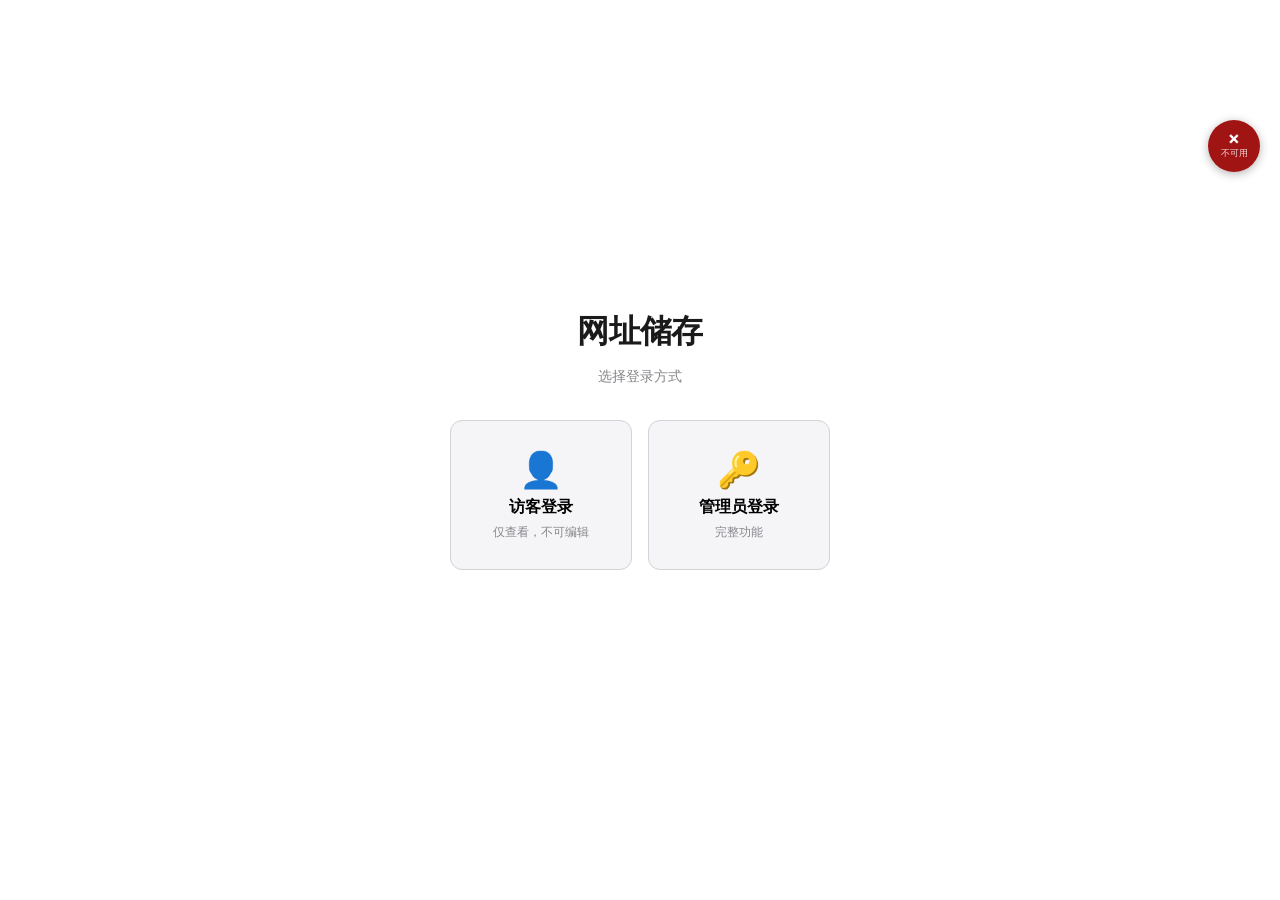
<file: index.html>
<!DOCTYPE html>
<html lang="zh-CN" data-theme="auto">
<head>
<meta charset="UTF-8">
<meta name="viewport" content="width=device-width, initial-scale=1.0, maximum-scale=1.0, user-scalable=no">
<title>网址储存</title>
<style>
/* ========== 原有样式保持不变 ========== */
:root{--bg:#fff;--bg2:#f5f5f7;--fg:#1a1a1a;--fg2:#86868b;--border:#d2d2d7;--accent:#0071e3;--accent-bg:rgba(0,113,227,.08);--danger:#ff3b30;--card:#f5f5f7;--sidebar-bg:rgba(245,245,247,.98);--topbar-bg:rgba(255,255,255,.92);--radius:12px;--maxw:720px;--sidebar-w:280px;--ease:cubic-bezier(.2,.8,.2,1)}
@media(prefers-color-scheme:dark){:root[data-theme=auto]{--bg:#000;--bg2:#1c1c1e;--fg:#f5f5f7;--fg2:#86868b;--border:#38383a;--accent:#0a84ff;--accent-bg:rgba(10,132,255,.15);--danger:#ff453a;--card:#1c1c1e;--sidebar-bg:rgba(28,28,30,.98);--topbar-bg:rgba(0,0,0,.92)}}
:root[data-theme=dark]{--bg:#000;--bg2:#1c1c1e;--fg:#f5f5f7;--fg2:#86868b;--border:#38383a;--accent:#0a84ff;--accent-bg:rgba(10,132,255,.15);--danger:#ff453a;--card:#1c1c1e;--sidebar-bg:rgba(28,28,30,.98);--topbar-bg:rgba(0,0,0,.92)}
*{margin:0;padding:0;box-sizing:border-box;-webkit-tap-highlight-color:transparent;touch-action:manipulation}
body{font-family:-apple-system,BlinkMacSystemFont,"Segoe UI",Roboto,sans-serif;background:var(--bg);color:var(--fg);line-height:1.6;font-size:1rem;-webkit-font-smoothing:antialiased;overflow-x:hidden}
.auth-page{position:fixed;inset:0;display:flex;align-items:center;justify-content:center;background:var(--bg);z-index:600;padding:20px}
.auth-page.hidden{display:none}
.auth-container{max-width:380px;width:100%;text-align:center}
.auth-title{font-size:2rem;font-weight:700;margin-bottom:8px;letter-spacing:-.02em}
.auth-subtitle{font-size:.9rem;color:var(--fg2);margin-bottom:32px}
.auth-options{display:flex;gap:16px;margin-bottom:24px}
.auth-card{flex:1;display:flex;flex-direction:column;align-items:center;gap:6px;padding:28px 16px;border:1px solid var(--border);border-radius:var(--radius);background:var(--card);cursor:pointer;transition:all .2s var(--ease);font-family:inherit}
.auth-card:hover{border-color:var(--accent);transform:translateY(-2px);box-shadow:0 4px 12px rgba(0,0,0,.08)}
.auth-card.selected{border-color:var(--accent);background:var(--accent-bg)}
.auth-card-icon{font-size:2.2rem}
.auth-card-label{font-size:1rem;font-weight:600}
.auth-card-desc{font-size:.75rem;color:var(--fg2)}
.auth-form{display:flex;flex-direction:column;gap:12px}
.auth-form input{width:100%;padding:14px 16px;border:1px solid var(--border);border-radius:12px;background:var(--bg2);color:var(--fg);font-size:1rem;font-family:inherit}
.auth-form input:focus{outline:none;border-color:var(--accent)}
.auth-form button{width:100%;padding:14px;border:none;border-radius:12px;background:var(--accent);color:#fff;font-size:1rem;font-weight:600;cursor:pointer;font-family:inherit;transition:opacity .2s}
.auth-form button:disabled{opacity:.5}
.auth-error{font-size:.85rem;color:var(--danger);min-height:20px}
.auth-skip{margin-top:16px;background:transparent;border:none;color:var(--fg2);font-size:.85rem;cursor:pointer;font-family:inherit}
.auth-skip:hover{color:var(--accent)}
@keyframes shake{0%,100%{transform:translateX(0)}10%,30%,50%,70%,90%{transform:translateX(-8px)}20%,40%,60%,80%{transform:translateX(8px)}}
.shake{animation:shake .4s ease}
.topbar{position:fixed;top:0;left:0;right:0;height:56px;display:flex;align-items:center;gap:12px;padding:0 16px;background:var(--topbar-bg);backdrop-filter:blur(20px);-webkit-backdrop-filter:blur(20px);border-bottom:1px solid var(--border);z-index:400}
.hamburger{width:40px;height:40px;display:flex;flex-direction:column;justify-content:center;align-items:center;gap:5px;background:transparent;border:none;cursor:pointer;border-radius:8px;flex-shrink:0;transition:background .15s var(--ease)}
.hamburger:hover{background:var(--accent-bg)}
.hamburger span{display:block;width:20px;height:2px;background:var(--fg);border-radius:2px;transition:transform .2s var(--ease),opacity .15s ease}
body.sidebar-open .hamburger span:nth-child(1){transform:translateY(7px) rotate(45deg)}
body.sidebar-open .hamburger span:nth-child(2){opacity:0}
body.sidebar-open .hamburger span:nth-child(3){transform:translateY(-7px) rotate(-45deg)}
.topbar-title{font-size:1.2rem;font-weight:600;letter-spacing:-.01em}
.topbar-badge{font-size:.65rem;padding:2px 8px;border-radius:10px;background:var(--accent-bg);color:var(--accent);font-weight:600}
.sidebar-overlay{position:fixed;inset:0;background:rgba(0,0,0,.2);opacity:0;pointer-events:none;transition:opacity .2s ease;z-index:250}
body.sidebar-open .sidebar-overlay{opacity:1;pointer-events:auto}
.sidebar{position:fixed;top:0;left:0;width:var(--sidebar-w);height:100%;background:var(--sidebar-bg);border-right:1px solid var(--border);transform:translate3d(-100%,0,0);transition:transform .2s var(--ease);will-change:transform;z-index:300;overflow-y:auto;overscroll-behavior:contain;contain:layout style;padding-top:56px}
body.sidebar-open .sidebar{transform:translate3d(0,0,0);backdrop-filter:blur(20px);-webkit-backdrop-filter:blur(20px);box-shadow:2px 0 20px rgba(0,0,0,.08)}
.sidebar-nav{padding:8px 0}
.nav-label{padding:16px 16px 8px;font-size:.7rem;font-weight:600;color:var(--fg2);text-transform:uppercase;letter-spacing:.06em}
.nav-section{margin-bottom:2px}
.nav-toggle{display:flex;align-items:center;gap:10px;width:100%;padding:11px 16px;font-size:.95rem;font-weight:600;color:var(--fg);cursor:pointer;transition:background .12s ease;user-select:none;background:transparent;border:none;font-family:inherit;text-align:left}
.nav-toggle:hover,.nav-toggle:active{background:var(--accent-bg)}
.nav-toggle .nav-icon{font-size:1.1rem;width:20px;text-align:center}
.nav-toggle .nav-chevron{margin-left:auto;font-size:.7rem;color:var(--fg2);transition:transform .2s var(--ease)}
.nav-toggle.expanded .nav-chevron{transform:rotate(90deg)}
.nav-children{max-height:0;overflow:hidden;transition:max-height .2s var(--ease)}
.nav-item{display:flex;align-items:center;gap:10px;width:100%;padding:10px 16px 10px 40px;font-size:.92rem;color:var(--fg);cursor:pointer;transition:background .12s ease;user-select:none;background:transparent;border:none;font-family:inherit;text-align:left}
.nav-item:hover,.nav-item:active{background:var(--accent-bg)}
.nav-item .nav-icon{font-size:1rem;width:18px;text-align:center}
.nav-item .nav-chevron{margin-left:auto;font-size:.65rem;color:var(--fg2);transition:transform .2s var(--ease)}
.nav-item.expanded .nav-chevron{transform:rotate(90deg)}
.nav-sub-children{max-height:0;overflow:hidden;transition:max-height .2s var(--ease)}
.nav-leaf{display:flex;align-items:center;gap:10px;width:100%;padding:9px 16px 9px 64px;font-size:.88rem;color:var(--fg2);cursor:pointer;transition:background .12s ease,color .12s ease;user-select:none;background:transparent;border:none;font-family:inherit;text-align:left;border-left:2px solid transparent}
.nav-leaf:hover,.nav-leaf:active{color:var(--fg);background:var(--accent-bg)}
.nav-leaf.active{color:var(--accent);font-weight:600;border-left-color:var(--accent);background:var(--accent-bg)}
.nav-leaf .nav-icon{font-size:.85rem;width:16px;text-align:center}
.nav-leaf.nav-leaf-l2{padding-left:40px;font-size:.92rem;color:var(--fg)}
.nav-leaf[href] { text-decoration: none; color: inherit; }
.main-content{max-width:var(--maxw);margin:0 auto;padding:72px 16px 40px}
.main-content.wide{max-width:1200px}
.panel{display:none}.panel.active{display:block}
.page-header{display:flex;align-items:center;justify-content:space-between;margin-bottom:20px}
.page-header h1{font-size:1.8rem;font-weight:700;letter-spacing:-.02em}
.search-bar{width:100%;padding:14px 16px;border:1px solid var(--border);border-radius:12px;background:var(--bg2);color:var(--fg);font-size:1rem;margin-bottom:16px;transition:border-color .2s;font-family:inherit}
.search-bar:focus{outline:none;border-color:var(--accent)}
.cat-tabs{display:flex;gap:8px;overflow-x:auto;-webkit-overflow-scrolling:touch;padding-bottom:8px;margin-bottom:16px;scrollbar-width:none}.cat-tabs::-webkit-scrollbar{display:none}
.cat-tab{white-space:nowrap;padding:8px 16px;border:none;border-radius:20px;background:var(--bg2);color:var(--fg2);font-size:.9rem;font-weight:500;cursor:pointer;transition:all .2s;font-family:inherit}
.cat-tab.active{background:var(--accent);color:#fff}
.cat-tab-add{background:transparent;border:1px dashed var(--border)}
.section-header{font-size:.85rem;font-weight:600;color:var(--fg2);text-transform:uppercase;letter-spacing:.05em;margin:24px 0 12px}
.link-list{list-style:none}
.link-card{background:var(--card);border-radius:var(--radius);padding:18px;margin-bottom:10px}
.link-row{display:flex;align-items:flex-start;gap:14px}
.link-favicon{width:36px;height:36px;border-radius:8px;flex-shrink:0;background:var(--bg);display:flex;align-items:center;justify-content:center;font-size:.95rem;font-weight:600;color:var(--fg2);overflow:hidden;position:relative}
.link-favicon img{position:absolute;inset:0;width:100%;height:100%;object-fit:cover}
.link-favicon.noimg{background:var(--bg2)}
.link-info{flex:1;min-width:0}
.link-title{font-size:1.05rem;font-weight:600;word-break:break-word;margin-bottom:2px}
.link-meta{font-size:.82rem;color:var(--fg2);display:flex;align-items:center;gap:6px;flex-wrap:wrap}
.link-meta a{color:var(--fg2);text-decoration:none}.link-meta a:hover{color:var(--accent)}
.link-meta .dot{color:var(--border)}
.link-actions{display:flex;gap:4px;flex-shrink:0}
.link-actions button{border:none;background:transparent;color:var(--fg2);font-size:.85rem;padding:6px 10px;border-radius:8px;cursor:pointer;transition:all .15s;font-family:inherit}
.link-actions button:hover{color:var(--accent);background:var(--accent-bg)}
.link-actions button.danger:hover{color:var(--danger);background:rgba(255,59,48,.1)}
.edit-panel{margin-top:14px;padding-top:14px;border-top:1px solid var(--border);display:none}.edit-panel.active{display:block}
.edit-panel input,.edit-panel select,.edit-panel textarea{width:100%;padding:12px 14px;border:1px solid var(--border);border-radius:10px;background:var(--bg);color:var(--fg);font-size:.95rem;margin-bottom:8px;font-family:inherit}
.edit-panel textarea{resize:vertical;min-height:60px}
.edit-actions{display:flex;gap:8px;margin-top:4px}
.btn-save{flex:1;padding:12px;border:none;border-radius:10px;background:var(--accent);color:#fff;font-size:.95rem;font-weight:600;cursor:pointer;font-family:inherit}
.btn-cancel{padding:12px 20px;border:1px solid var(--border);border-radius:10px;background:transparent;color:var(--fg2);font-size:.95rem;cursor:pointer;font-family:inherit}
.add-form{display:flex;gap:8px;margin-bottom:20px}
.add-form input{flex:1;padding:14px 16px;border:1px solid var(--border);border-radius:12px;background:var(--bg2);color:var(--fg);font-size:1rem;font-family:inherit}
.add-form input:focus{outline:none;border-color:var(--accent)}
.add-form select{padding:14px 12px;border:1px solid var(--border);border-radius:12px;background:var(--bg2);color:var(--fg);font-size:.9rem;font-family:inherit;max-width:100px}
.add-form button{padding:14px 24px;border:none;border-radius:12px;background:var(--accent);color:#fff;font-size:1rem;font-weight:600;cursor:pointer;white-space:nowrap;font-family:inherit}
.add-form button:disabled{opacity:.5}
.empty-state{text-align:center;color:var(--fg2);font-size:.95rem;padding:60px 20px}
.status-msg{text-align:center;font-size:.9rem;color:var(--fg2);padding:12px 0}
.error-msg{color:var(--danger);font-size:.9rem;padding:12px 16px;background:rgba(255,59,48,.08);border-radius:var(--radius);margin-bottom:16px}
.toast{position:fixed;bottom:24px;left:50%;transform:translateX(-50%) translateY(120px);background:var(--fg);color:var(--bg);padding:14px 20px;border-radius:12px;font-size:.9rem;display:flex;align-items:center;gap:16px;z-index:500;transition:transform .2s var(--ease);max-width:90%;box-shadow:0 4px 12px rgba(0,0,0,.15)}
.toast.show{transform:translateX(-50%) translateY(0)}
.toast button{border:none;background:transparent;color:var(--accent);font-weight:600;cursor:pointer;font-size:.9rem;font-family:inherit}
.settings-group{background:var(--card);border-radius:var(--radius);overflow:hidden;margin-bottom:16px}
.setting-item{padding:16px;border-bottom:1px solid var(--border);display:flex;align-items:center;justify-content:space-between;gap:12px}.setting-item:last-child{border-bottom:none}
.setting-label{font-size:1rem;font-weight:500}
.setting-desc{font-size:.82rem;color:var(--fg2);margin-top:2px}
.setting-input{flex:1;max-width:200px;padding:10px 14px;border:1px solid var(--border);border-radius:10px;background:var(--bg);color:var(--fg);font-size:.95rem;font-family:inherit}
.theme-buttons{display:flex;gap:8px}
.theme-btn{padding:8px 16px;border:1px solid var(--border);border-radius:10px;background:var(--bg);color:var(--fg2);font-size:.85rem;cursor:pointer;font-family:inherit;transition:all .2s}
.theme-btn.active{background:var(--accent);color:#fff;border-color:var(--accent)}
.action-btn{width:100%;padding:14px;border:1px solid var(--border);border-radius:12px;background:var(--card);color:var(--fg);font-size:.95rem;font-weight:500;cursor:pointer;font-family:inherit;margin-bottom:8px;transition:all .2s}
.action-btn:hover{border-color:var(--accent);color:var(--accent)}
.cat-item{background:var(--card);border-radius:var(--radius);padding:16px;margin-bottom:8px;display:flex;align-items:center;justify-content:space-between;gap:12px}
.cat-item-info{flex:1}
.cat-item-name{font-size:1.05rem;font-weight:600}
.cat-item-count{font-size:.82rem;color:var(--fg2)}
.cat-item-actions{display:flex;gap:4px}
.cat-item-actions button{border:none;background:transparent;color:var(--fg2);font-size:.85rem;padding:6px 10px;border-radius:8px;cursor:pointer;font-family:inherit}
.cat-item-actions button:hover{color:var(--accent);background:var(--accent-bg)}
.cat-item-actions button.danger:hover{color:var(--danger);background:rgba(255,59,48,.1)}
/* ====== 折叠组 ======
   折叠态 = 一个和普通网址行完全同尺寸的行（只是图标是堆叠的）
   展开态 = 标题行让位给组内网址列表，顶部留一条极小的标识条用于收回 */
.folder-card{margin-bottom:10px}
.folder-head{width:100%;text-align:left;font-family:inherit;background:var(--card);border:none;
  border-radius:var(--radius);padding:18px;margin:0;cursor:pointer;-webkit-user-select:none;user-select:none;
  color:var(--fg);font-size:1rem;transition:background .15s var(--ease)}
.folder-head:hover{background:var(--accent-bg)}
.folder-head:focus-visible{outline:2px solid var(--accent);outline-offset:-2px}
/* 图标堆叠：图标位固定 36×36（与普通 favicon 同框，不压字、不撑宽行）。
   第一个网址的图标在最左且位于最上层（完整可见），其后的层依次压在它下面、只露出右侧条带，
   因此呈现「从左到右」的堆叠；层数越多，条带越薄 => 越密集。超过 3 个用右下角数字角标 */
.folder-stack{position:relative;width:36px;height:36px;flex-shrink:0;cursor:pointer;
  -webkit-user-select:none;user-select:none;-webkit-tap-highlight-color:transparent}
.folder-stack i{position:absolute;top:0;left:0;width:36px;height:36px;border-radius:8px;background:var(--bg);
  display:flex;align-items:center;justify-content:center;font-size:.95rem;font-weight:600;color:var(--fg2);
  overflow:hidden;outline:2px solid var(--card);outline-offset:-1px;
  transform:translateX(var(--sx,0px));transition:transform .18s var(--ease)}
.folder-stack i img{position:absolute;inset:0;width:100%;height:100%;object-fit:cover}
/* 单枚：与普通图标完全一致（无描边、无错位） */
.folder-stack[data-n="0"] i,.folder-stack[data-n="1"] i{--sx:0px;outline:none}
/* 第 1 层 z 最高（在最左、完整可见）；之后逐层降低并右移。右移量使右侧条带恰好落在 36px 内 */
.folder-stack[data-n="2"] i:nth-child(1){--sx:-9px;z-index:3}.folder-stack[data-n="2"] i:nth-child(2){--sx:0px;z-index:2}
.folder-stack[data-n="3"] i:nth-child(1){--sx:-12px;z-index:4}.folder-stack[data-n="3"] i:nth-child(2){--sx:-6px;z-index:3}.folder-stack[data-n="3"] i:nth-child(3){--sx:0px;z-index:2}
.folder-stack[data-n="4"] i:nth-child(1),.folder-stack[data-n="5"] i:nth-child(1),.folder-stack[data-n="6"] i:nth-child(1){--sx:-9px;z-index:5}
.folder-stack[data-n="4"] i:nth-child(2),.folder-stack[data-n="5"] i:nth-child(2),.folder-stack[data-n="6"] i:nth-child(2){--sx:-4.5px;z-index:4}
.folder-stack[data-n="4"] i:nth-child(3),.folder-stack[data-n="5"] i:nth-child(3),.folder-stack[data-n="6"] i:nth-child(3){--sx:0px;z-index:3}
.folder-stack[data-n="4"] i:nth-child(n+4),.folder-stack[data-n="5"] i:nth-child(n+4),.folder-stack[data-n="6"] i:nth-child(n+4){display:none}
.folder-stack .more{position:absolute;right:-5px;bottom:-5px;z-index:9;min-width:16px;height:16px;padding:0 3px;
  border-radius:8px;background:var(--accent);color:#fff;font-size:10px;font-weight:700;line-height:16px;text-align:center;
  box-shadow:0 0 0 2px var(--card)}
@media(hover:hover){.folder-head:hover .folder-stack i{transform:translateX(calc(var(--sx,0px) + 1.5px))}}
.folder-chev{flex-shrink:0;font-size:.68rem;color:var(--fg2);transition:transform .2s var(--ease);align-self:center}
.folder-card.open .folder-chev{transform:rotate(90deg)}
/* 展开后的极小标识条：组名 + 数量，点它收回 */
.fold-bar{display:flex;align-items:center;gap:8px;width:100%;font-family:inherit;font-size:.78rem;color:var(--fg2);
  background:var(--card);border:none;border-radius:10px;padding:12px 14px;margin-bottom:8px;
  cursor:pointer;text-align:left;line-height:1.2;min-height:44px;box-sizing:border-box;
  -webkit-user-select:none;user-select:none;-webkit-tap-highlight-color:transparent;
  transition:background .15s var(--ease)}
.fold-bar:hover,.fold-bar:focus-visible{background:var(--accent-bg);color:var(--accent);outline:none}
.fold-bar:active{transform:scale(.995)}
.fold-bar .fb-icon{flex-shrink:0;width:28px;height:28px;border-radius:8px;background:var(--accent);
  display:flex;align-items:center;justify-content:center;transition:transform .15s var(--ease)}
.fold-bar:hover .fb-icon{transform:scale(1.06)}
.fold-bar .fb-icon i{width:10px;height:2px;border-radius:1px;background:#fff;display:block}
.fold-bar .fb-count{margin-left:auto;flex-shrink:0;font-size:.72rem;opacity:.75}
.fold-bar .fb-tag{flex-shrink:0;font-weight:600;letter-spacing:.04em}
.fold-bar .fb-name{overflow:hidden;text-overflow:ellipsis;white-space:nowrap;font-weight:600;color:var(--fg)}
.fold-bar .fb-chev{flex-shrink:0;margin-left:6px;font-size:.62rem}
.folder-empty{color:var(--fg2);font-size:.85rem;padding:8px 4px}
.link-actions button.link-act-fold{font-size:.8rem;padding:6px 8px}
.link-actions button.link-act-fold.in-fold{color:var(--accent)}
.add-form.add-form-wrap{flex-wrap:wrap}
.add-form.add-form-wrap select{max-width:92px}
@media(max-width:480px){.add-form.add-form-wrap input{flex:1 1 100%}}
.fp-overlay{position:fixed;inset:0;z-index:900;display:flex;align-items:flex-end;justify-content:center}
.fp-mask{position:absolute;inset:0;background:rgba(0,0,0,.35)}
.fp-panel{position:relative;width:100%;max-width:420px;margin:0 12px 12px;background:var(--bg);border:1px solid var(--border);border-radius:16px;padding:16px;box-shadow:0 10px 40px rgba(0,0,0,.25);max-height:70vh;overflow:auto}
.fp-title{font-size:.8rem;font-weight:600;color:var(--fg2);text-transform:uppercase;letter-spacing:.05em;margin-bottom:4px}
.fp-sub{font-size:.95rem;font-weight:600;margin-bottom:14px;word-break:break-all}
.fp-chips{display:flex;flex-wrap:wrap;gap:8px}
.fp-chip{padding:9px 14px;border:1px solid var(--border);border-radius:20px;background:var(--card);color:var(--fg);font-size:.88rem;cursor:pointer;font-family:inherit;transition:all .15s var(--ease)}
.fp-chip:hover{border-color:var(--accent);color:var(--accent)}
.fp-chip.active{background:var(--accent);border-color:var(--accent);color:#fff}
.fp-chip-new{border-style:dashed}
.fp-chip-out:hover{border-color:var(--danger);color:var(--danger)}
.fp-cancel{width:100%;margin-top:14px;padding:12px;border:1px solid var(--border);border-radius:12px;background:transparent;color:var(--fg2);font-size:.92rem;cursor:pointer;font-family:inherit}
.fp-cancel:hover{border-color:var(--accent);color:var(--accent)}
.theme-grid{display:grid;grid-template-columns:repeat(auto-fill,minmax(130px,1fr));gap:12px;margin-bottom:20px}
.theme-card{border:2px solid var(--border);border-radius:var(--radius);overflow:hidden;cursor:pointer;transition:all .2s var(--ease);background:var(--card)}
.theme-card:hover{border-color:var(--accent);transform:translateY(-2px);box-shadow:0 4px 12px rgba(0,0,0,.08)}
.theme-card.active{border-color:var(--accent);box-shadow:0 0 0 3px var(--accent-bg)}
.theme-preview{height:56px;display:flex;align-items:center;justify-content:center;gap:6px;padding:8px}
.theme-swatch{border-radius:8px;border:1px solid rgba(128,128,128,.15)}
.theme-swatch-bg{width:36px;height:36px}
.theme-swatch-accent{width:18px;height:18px;border-radius:50%}
.theme-name{padding:8px 10px;font-size:.85rem;font-weight:600;text-align:center}
.theme-del{display:block;width:100%;padding:5px;border:none;border-top:1px solid var(--border);background:transparent;color:var(--danger);font-size:.78rem;cursor:pointer;font-family:inherit}
.theme-del:hover{background:rgba(255,59,48,.08)}
.theme-help{margin-top:16px;padding:14px;background:var(--card);border-radius:var(--radius);font-size:.82rem;color:var(--fg2);line-height:1.7}
.theme-help code{display:block;margin:8px 0;padding:8px 12px;background:var(--bg);border-radius:8px;font-size:.78rem;overflow-x:auto;white-space:pre}
/* 搜索引擎样式 */
.se-panel{display:flex;flex-direction:column;height:calc(100vh - 160px)}
.se-bar{display:flex;gap:8px;margin-bottom:16px}
.se-bar input{flex:1;padding:14px 16px;border:1px solid var(--border);border-radius:12px;background:var(--bg2);color:var(--fg);font-size:1rem;font-family:inherit}
.se-bar input:focus{outline:none;border-color:var(--accent)}
.se-bar button{padding:14px 24px;border:none;border-radius:12px;background:var(--accent);color:#fff;font-size:1rem;font-weight:600;cursor:pointer;white-space:nowrap;font-family:inherit}
.se-bar button:disabled{opacity:.5}
.se-body{display:flex;gap:16px;flex:1;min-height:0}
.se-results{width:300px;flex-shrink:0;overflow-y:auto;padding-right:4px;position:relative}
.se-item{position:relative;padding:12px;padding-right:36px;border-radius:var(--radius);cursor:pointer;transition:background .15s;margin-bottom:8px;background:var(--card)}
.se-item:hover{background:var(--accent-bg)}
.se-item.active{background:var(--accent-bg);outline:2px solid var(--accent)}
.se-item-title{font-size:.92rem;font-weight:600;margin-bottom:4px;word-break:break-word;line-height:1.4}
.se-item-url{font-size:.76rem;color:var(--accent);margin-bottom:4px;word-break:break-all}
.se-item-snip{font-size:.8rem;color:var(--fg2);line-height:1.5;display:-webkit-box;-webkit-line-clamp:2;-webkit-box-orient:vertical;overflow:hidden}
.se-preview{flex:1;display:flex;flex-direction:column;min-width:0}
.se-toolbar{display:flex;gap:8px;margin-bottom:8px;align-items:center}
.se-toolbar button{padding:8px 14px;border:1px solid var(--border);border-radius:8px;background:var(--card);color:var(--fg);font-size:.85rem;cursor:pointer;font-family:inherit;transition:all .2s;white-space:nowrap}
.se-toolbar button:hover{border-color:var(--accent);color:var(--accent)}
.se-toolbar button:disabled{opacity:.4;cursor:default}
.se-url-display{flex:1;padding:8px 14px;border:1px solid var(--border);border-radius:8px;background:var(--card);color:var(--fg2);font-size:.76rem;overflow:hidden;text-overflow:ellipsis;white-space:nowrap}
.se-toolbar input.se-url-display{color:var(--fg);font-size:.82rem;font-family:inherit;min-width:0;outline:none}
.se-toolbar input.se-url-display:focus{border-color:var(--accent)}
/* ===== 沉浸式全屏预览 ===== */
.se-results{transition:width .32s cubic-bezier(.2,.8,.2,1),opacity .26s ease,transform .32s cubic-bezier(.2,.8,.2,1)}
.se-body.se-immersive .se-results{width:0;min-width:0;opacity:0;transform:translateX(-28px);margin:0;padding:0;pointer-events:none;overflow:hidden}
.se-preview.se-fs{position:fixed;top:56px;left:0;right:0;bottom:0;z-index:200;background:var(--bg);border:0;border-radius:0;padding:10px 12px 12px;overflow:hidden;animation:seFsIn .3s cubic-bezier(.2,.8,.2,1);box-shadow:0 -6px 28px rgba(0,0,0,.14)}
.se-preview.se-fs .se-frame-wrap{flex:1;min-height:0}
@keyframes seFsIn{from{opacity:.55;transform:translateY(16px)}to{opacity:1;transform:translateY(0)}}
@media(max-width:768px){.se-preview.se-fs{padding:8px}}
.se-frame-wrap{flex:1;border:1px solid var(--border);border-radius:var(--radius);overflow:hidden;background:#fff;position:relative;min-height:300px}
.se-frame-wrap iframe{width:100%;height:100%;border:none}
.se-empty{display:flex;align-items:center;justify-content:center;height:100%;color:var(--fg2);font-size:.9rem;position:absolute;inset:0}
.se-loading{position:absolute;inset:0;display:flex;align-items:center;justify-content:center;background:var(--bg);color:var(--fg2);font-size:.9rem;z-index:1}
/* ===== 引擎收藏夹 / 最近访问 ===== */
.se-fav-btn{position:absolute;top:8px;right:8px;border:none;background:transparent;color:var(--fg2);font-size:.95rem;cursor:pointer;padding:2px 6px;border-radius:6px;line-height:1;font-family:inherit;z-index:2}
.se-fav-btn:hover{background:var(--accent-bg);color:var(--accent)}
.se-fav-btn.tmp{color:var(--accent)}
.se-fav-btn.perm{color:#e6a700}
.engf-overlay{position:fixed;inset:0;z-index:520}
.engf-mask{position:absolute;inset:0;background:rgba(0,0,0,.25)}
.engf-drawer{position:absolute;top:0;right:0;bottom:0;width:min(430px,92vw);background:var(--bg);border-left:1px solid var(--border);display:flex;flex-direction:column;box-shadow:-8px 0 28px rgba(0,0,0,.14);animation:engfIn .22s cubic-bezier(.2,.8,.2,1)}
@keyframes engfIn{from{transform:translateX(28px);opacity:.6}to{transform:translateX(0);opacity:1}}
.engf-head{display:flex;align-items:center;gap:8px;padding:12px 14px;border-bottom:1px solid var(--border);flex-shrink:0}
.engf-tabs{display:flex;gap:6px;flex:1}
.engf-tab{padding:8px 14px;border:1px solid var(--border);border-radius:20px;background:var(--card);color:var(--fg2);font-size:.85rem;cursor:pointer;font-family:inherit;transition:all .15s}
.engf-tab:hover{border-color:var(--accent);color:var(--accent)}
.engf-tab.active{background:var(--accent);color:#fff;border-color:var(--accent)}
.engf-close{width:34px;height:34px;border:1px solid var(--border);border-radius:10px;background:var(--card);color:var(--fg);cursor:pointer;font-size:.9rem;font-family:inherit;flex-shrink:0}
.engf-close:hover{border-color:var(--accent);color:var(--accent)}
.engf-body{flex:1;overflow-y:auto;padding:12px 14px}
.engf-sec{font-size:.78rem;font-weight:700;color:var(--fg2);margin:14px 0 8px;letter-spacing:.04em}
.engf-sec:first-child{margin-top:2px}
.engf-item{display:flex;align-items:center;gap:10px;padding:10px 12px;background:var(--card);border-radius:10px;margin-bottom:8px;cursor:pointer;transition:background .15s}
.engf-item:hover{background:var(--accent-bg)}
.engf-item-info{flex:1;min-width:0}
.engf-item-title{font-size:.9rem;font-weight:600;white-space:nowrap;overflow:hidden;text-overflow:ellipsis}
.engf-item-url{font-size:.74rem;color:var(--fg2);white-space:nowrap;overflow:hidden;text-overflow:ellipsis}
.engf-item-acts{display:flex;gap:2px;flex-shrink:0;align-items:center}
.engf-item-acts button{border:none;background:transparent;color:var(--fg2);font-size:.75rem;padding:5px 7px;border-radius:6px;cursor:pointer;font-family:inherit;white-space:nowrap}
.engf-item-acts button:hover{color:var(--accent);background:var(--accent-bg)}
.engf-item-acts button.danger:hover{color:var(--danger);background:rgba(255,59,48,.1)}
.engf-perm-mark{color:#e6a700;font-size:.78rem;flex-shrink:0;white-space:nowrap}
.engf-empty{color:var(--fg2);font-size:.85rem;text-align:center;padding:26px 10px}
.engf-clear{width:100%;padding:10px;margin-top:12px;border:1px solid var(--border);border-radius:10px;background:var(--card);color:var(--fg2);font-size:.82rem;cursor:pointer;font-family:inherit}
.engf-clear:hover{border-color:var(--danger);color:var(--danger)}
@media(max-width:768px){.se-body{flex-direction:column}.se-results{width:100%;max-height:200px}.se-preview{flex:1}}
@media(max-width:480px){.main-content{padding:72px 12px 24px}.link-actions{flex-direction:column;gap:2px}.auth-options{flex-direction:column}}
.font-size-control{display:flex;align-items:center;gap:8px}
.font-btn{padding:6px 12px;border:1px solid var(--border);border-radius:8px;background:var(--bg);color:var(--fg);font-size:.9rem;cursor:pointer;font-family:inherit;transition:all .2s}
.font-btn:hover{border-color:var(--accent);color:var(--accent)}
.font-range{width:100px;cursor:pointer;accent-color:var(--accent)}
.font-value{font-size:.85rem;color:var(--fg2);min-width:30px;text-align:center}
/* ========== 密码库 ========== */
.vault-lock{max-width:420px;margin:40px auto;padding:32px 24px;background:var(--card);border-radius:var(--radius);text-align:center}
.vault-lock-icon{font-size:3rem;margin-bottom:12px}
.vault-lock-title{font-size:1.3rem;font-weight:700;margin-bottom:6px;letter-spacing:-.01em}
.vault-lock-desc{font-size:.85rem;color:var(--fg2);margin-bottom:20px;line-height:1.6}
.vault-lock .vault-input{width:100%;padding:14px 16px;border:1px solid var(--border);border-radius:12px;background:var(--bg2);color:var(--fg);font-size:1rem;font-family:inherit;margin-bottom:10px}
.vault-lock .vault-input:focus{outline:none;border-color:var(--accent)}
.vault-lock .vault-btn{width:100%;padding:14px;border:none;border-radius:12px;background:var(--accent);color:#fff;font-size:1rem;font-weight:600;cursor:pointer;font-family:inherit}
.vault-lock .vault-btn:disabled{opacity:.5;cursor:default}
.vault-lock .vault-err{font-size:.85rem;color:var(--danger);min-height:20px;margin-top:8px;text-align:left;word-break:break-word}
.vault-lock .vault-link{background:transparent;border:none;color:var(--fg2);font-size:.82rem;cursor:pointer;font-family:inherit;margin-top:14px}
.vault-lock .vault-link:hover{color:var(--danger)}
.vault-toolbar{display:flex;gap:8px;align-items:center;margin-bottom:14px;flex-wrap:wrap}
.vault-search{flex:1;min-width:160px;padding:12px 16px;border:1px solid var(--border);border-radius:12px;background:var(--bg2);color:var(--fg);font-size:.95rem;font-family:inherit}
.vault-search:focus{outline:none;border-color:var(--accent)}
.vault-add-btn{padding:12px 20px;border:none;border-radius:12px;background:var(--accent);color:#fff;font-size:.95rem;font-weight:600;cursor:pointer;font-family:inherit}
.vault-lock-btn{padding:12px 16px;border:1px solid var(--border);border-radius:12px;background:var(--card);color:var(--fg);font-size:.9rem;cursor:pointer;font-family:inherit;transition:all .2s}
.vault-lock-btn:hover{border-color:var(--accent);color:var(--accent)}
.vault-tabs{display:flex;gap:8px;overflow-x:auto;-webkit-overflow-scrolling:touch;padding-bottom:8px;margin-bottom:12px;scrollbar-width:none}
.vault-tabs::-webkit-scrollbar{display:none}
.vault-entry{background:var(--card);border-radius:var(--radius);padding:14px 16px;margin-bottom:10px}
.vault-entry-row{display:flex;align-items:flex-start;gap:12px}
.vault-entry-icon{width:36px;height:36px;border-radius:8px;flex-shrink:0;background:var(--accent-bg);color:var(--accent);display:flex;align-items:center;justify-content:center;font-size:1rem;font-weight:600}
.vault-entry-info{flex:1;min-width:0}
.vault-entry-title{font-size:1rem;font-weight:600;word-break:break-word;margin-bottom:2px}
.vault-entry-meta{font-size:.8rem;color:var(--fg2);word-break:break-all;line-height:1.5}
.vault-entry-actions{display:flex;gap:2px;flex-shrink:0;flex-wrap:wrap;justify-content:flex-end}
.vault-entry-actions button{border:none;background:transparent;color:var(--fg2);font-size:.78rem;padding:5px 8px;border-radius:6px;cursor:pointer;font-family:inherit;transition:all .15s}
.vault-entry-actions button:hover{color:var(--accent);background:var(--accent-bg)}
.vault-entry-actions button.danger:hover{color:var(--danger);background:rgba(255,59,48,.1)}
.vault-pwd-row{display:flex;align-items:center;gap:8px;margin-top:10px;flex-wrap:wrap}
.vault-pwd{flex:1;min-width:120px;font-family:ui-monospace,SFMono-Regular,Menlo,monospace;font-size:.85rem;padding:8px 12px;border:1px solid var(--border);border-radius:8px;background:var(--bg);color:var(--fg);overflow:hidden;text-overflow:ellipsis;white-space:nowrap;user-select:all}
.vault-pwd.hidden{-webkit-text-security:disc;text-security:disc}
.vault-pwd-row button{border:1px solid var(--border);background:var(--card);color:var(--fg);font-size:.75rem;padding:6px 10px;border-radius:8px;cursor:pointer;font-family:inherit;transition:all .15s;white-space:nowrap}
.vault-pwd-row button:hover{border-color:var(--accent);color:var(--accent)}
.vault-strength{height:4px;border-radius:2px;background:var(--border);overflow:hidden;margin-top:8px}
.vault-strength-bar{height:100%;width:0;transition:width .3s,background .3s;background:var(--border)}
.vault-strength-txt{font-size:.72rem;color:var(--fg2);margin-top:3px}
.vault-form{background:var(--card);border-radius:var(--radius);padding:18px;margin-bottom:14px}
.vault-form h3{font-size:1rem;margin-bottom:12px;font-weight:700;letter-spacing:-.01em}
.vault-form label{display:block;font-size:.78rem;color:var(--fg2);margin-bottom:4px;font-weight:600;text-transform:uppercase;letter-spacing:.04em}
.vault-form input,.vault-form textarea,.vault-form select{width:100%;padding:10px 12px;border:1px solid var(--border);border-radius:10px;background:var(--bg);color:var(--fg);font-size:.92rem;margin-bottom:10px;font-family:inherit}
.vault-form input:focus,.vault-form textarea:focus,.vault-form select:focus{outline:none;border-color:var(--accent)}
.vault-form textarea{resize:vertical;min-height:60px}
.vault-form-actions{display:flex;gap:8px;margin-top:4px}
.vault-gen{background:var(--bg2);border-radius:10px;padding:12px;margin-bottom:12px;display:none}
.vault-gen.show{display:block}
.vault-gen-row{display:flex;gap:10px;align-items:center;font-size:.85rem;margin-bottom:8px;flex-wrap:wrap}
.vault-gen-row label{display:flex;align-items:center;gap:6px;margin:0;color:var(--fg);cursor:pointer;text-transform:none;font-weight:400;letter-spacing:0;font-size:.85rem}
.vault-gen-row input[type=range]{flex:1;min-width:120px;accent-color:var(--accent);margin:0}
.vault-gen-btn{width:100%;padding:10px;border:none;border-radius:8px;background:var(--accent);color:#fff;font-size:.88rem;font-weight:600;cursor:pointer;font-family:inherit}
.vault-empty{text-align:center;color:var(--fg2);padding:40px 20px;font-size:.9rem}
/* ========== 密码库同步栏 ========== */
.vault-sync-bar{display:flex;gap:8px;align-items:center;margin-bottom:14px;padding:10px 12px;background:var(--bg2);border-radius:10px;flex-wrap:wrap;font-size:.82rem;color:var(--fg2)}
.vault-sync-bar button{padding:8px 12px;border:1px solid var(--border);border-radius:8px;background:var(--card);color:var(--fg);font-size:.82rem;cursor:pointer;font-family:inherit;transition:all .2s;white-space:nowrap}
.vault-sync-bar button:hover{border-color:var(--accent);color:var(--accent)}
.vault-sync-bar button:disabled{opacity:.4;cursor:default}
.vault-sync-bar .vault-sync-toggle{display:flex;align-items:center;gap:6px;cursor:pointer;user-select:none;font-size:.82rem}
.vault-sync-bar .vault-sync-ts{margin-left:auto;font-size:.75rem;color:var(--fg2);white-space:nowrap}
.vault-sync-bar .vault-sync-on{color:var(--accent);font-weight:600}
.vault-sync-bar .vault-sync-cfg{padding:8px 10px}
/* ========== 线上备忘录 ========== */
.memo-toolbar{display:flex;gap:8px;align-items:center;margin-bottom:14px;flex-wrap:wrap}
.memo-stat{font-size:.78rem;color:var(--fg2);margin-left:auto;white-space:nowrap}
.memo-tabs{display:flex;gap:8px;align-items:center;overflow-x:auto;-webkit-overflow-scrolling:touch;padding-bottom:8px;margin-bottom:12px;scrollbar-width:none}
.memo-tabs::-webkit-scrollbar{display:none}
.memo-tag-sel{padding:8px 12px;border:1px solid var(--border);border-radius:20px;background:var(--bg2);color:var(--fg2);font-size:.85rem;font-family:inherit;cursor:pointer;flex-shrink:0}
.memo-tag-sel:focus{outline:none;border-color:var(--accent)}
.memo-card{background:var(--card);border-radius:var(--radius);padding:14px 16px;margin-bottom:10px;border-left:3px solid transparent}
.memo-card.pinned{border-left-color:var(--accent)}
.memo-card-head{display:flex;align-items:flex-start;gap:12px}
.memo-card-info{flex:1;min-width:0}
.memo-card-meta{font-size:.78rem;color:var(--fg2);word-break:break-all;line-height:1.5}
.memo-card-stat{margin-top:6px;font-size:.72rem;color:var(--fg2)}
.memo-form-stat{font-size:.75rem;color:var(--fg2);margin:-4px 0 10px;text-align:right}
.memo-check{display:flex;align-items:center;gap:6px;font-size:.85rem;margin-bottom:10px;cursor:pointer;text-transform:none;letter-spacing:0;font-weight:400;color:var(--fg)}
.memo-check input{cursor:pointer;accent-color:var(--accent)}
/* 卡片内联编辑 */
.memo-card-title-input{font-size:1rem;font-weight:600;border:1px solid transparent;background:transparent;color:var(--fg);width:100%;padding:2px 4px;margin-bottom:2px;font-family:inherit;border-radius:4px;outline:none;box-sizing:border-box;transition:border-color .15s,background .15s}
.memo-card-title-input:focus{border-color:var(--accent);background:var(--bg)}
.memo-card-body-input{margin-top:8px;font-size:.88rem;color:var(--fg);width:100%;border:1px solid transparent;background:transparent;white-space:pre-wrap;word-break:break-word;line-height:1.6;overflow:hidden;font-family:inherit;resize:none;outline:none;padding:2px 4px;border-radius:4px;box-sizing:border-box;transition:border-color .15s,background .15s}
.memo-card-body-input:focus{border-color:var(--accent);background:var(--bg)}
.memo-card-input-readonly{cursor:default}
.memo-card-input-readonly:focus{border-color:transparent;background:transparent}
</style>
</head>
<body>

<!-- 认证页面 -->
<div class="auth-page" id="loginPage">
  <div class="auth-container">
    <div class="auth-title" id="loginSiteTitle">网址储存</div>
    <div class="auth-subtitle">选择登录方式</div>
    <div class="auth-options">
      <button class="auth-card" id="guestCard"><span class="auth-card-icon">👤</span><span class="auth-card-label">访客登录</span><span class="auth-card-desc">仅查看，不可编辑</span></button>
      <button class="auth-card" id="adminCard"><span class="auth-card-icon">🔑</span><span class="auth-card-label">管理员登录</span><span class="auth-card-desc">完整功能</span></button>
    </div>
    <div class="auth-form" id="loginForm" style="display:none;">
      <input type="password" id="loginPassword" placeholder="请输入管理员密码">
      <button id="loginSubmitBtn">进入</button>
      <div class="auth-error" id="loginError"></div>
    </div>
  </div>
</div>

<div class="auth-page hidden" id="setupPage">
  <div class="auth-container">
    <div class="auth-title">设置管理员密码</div>
    <div class="auth-subtitle">首次使用，请设置管理员密码</div>
    <div class="auth-form">
      <input type="password" id="setupPassword" placeholder="设置密码（至少8位）">
      <input type="password" id="setupConfirm" placeholder="确认密码">
      <button id="setupSubmitBtn">设置并进入</button>
      <div class="auth-error" id="setupError"></div>
    </div>
    <button class="auth-skip" id="setupGuestBtn">以访客身份进入 →</button>
  </div>
</div>

<!-- 顶栏 -->
<div class="topbar" style="display:none;" id="topbar">
  <button class="hamburger" id="hamburgerBtn" aria-label="菜单"><span></span><span></span><span></span></button>
  <div class="topbar-title" id="siteTitle">网址储存</div>
  <span class="topbar-badge" id="authBadge" style="display:none;">访客</span>
</div>

<div class="sidebar-overlay" id="sidebarOverlay"></div>

<aside class="sidebar" id="sidebar" role="navigation" aria-label="主导航">
  <nav class="sidebar-nav" id="sidebarNav"></nav>
</aside>

<!-- 主内容区 -->
<div class="main-content" style="display:none;" id="mainContent">

  <div class="panel active" id="panel-links">
    <div class="page-header"><h1>所有网址</h1></div>
    <input type="text" class="search-bar" id="quickSearch" placeholder="搜索...">
    <div class="cat-tabs" id="catTabs"></div>
    <div id="errorBox" class="error-msg" style="display:none;"></div>
    <div id="status" class="status-msg" style="display:none;"></div>
    <div id="linkContainer"></div>
  </div>

  <div class="panel" id="panel-categories">
    <div class="page-header"><h1>分类管理</h1></div>
    <div class="add-form"><input type="text" id="newCatInput" placeholder="分类名称..."><button id="addCatBtn">添加</button></div>
    <div id="catListContainer"></div>
    <div class="page-header" style="margin-top:32px;"><h1>折叠组</h1></div>
    <div class="add-form"><input type="text" id="newFoldInput" placeholder="折叠组名称..."><select id="newFoldCatSel"></select><button id="addFoldBtn">添加</button></div>
    <div id="foldListContainer"></div>
  </div>

  <div class="panel" id="panel-search">
    <div class="page-header"><h1>搜索</h1></div>
    <input type="text" class="search-bar" id="searchInput" placeholder="输入关键词搜索...">
    <div id="searchResults"><div class="empty-state">输入关键词开始搜索</div></div>
  </div>

  <div class="panel" id="panel-engine">
    <div class="page-header"><h1>搜索引擎</h1></div>
    <div class="se-panel">
      <div class="se-bar">
        <input type="text" id="engineInput" placeholder="输入关键词搜索全网...">
        <button id="engineBtn">🔍 搜索</button>
        <button id="engineFavBtn" title="收藏夹 / 最近访问">📁 收藏夹</button>
      </div>
      <div class="se-body">
        <div class="se-results" id="engineResults"><div class="se-empty">输入关键词开始搜索</div></div>
        <div class="se-preview">
          <div class="se-toolbar">
            <button id="engineBackBtn" disabled>← 后退</button>
            <input type="text" class="se-url-display" id="engineUrlInput" placeholder="粘贴网址或输入关键词，回车打开" autocomplete="off" spellcheck="false" value="">
            <button id="engineOpenBtn">↗ 新标签</button>
            <button id="engineFavCurBtn" title="收藏当前预览的网站">☆ 收藏</button>
            <button id="engineReadBtn">🔁 自动</button>
            <button id="engineFsBtn">⛶ 全屏</button>
          </div>
          <div class="se-frame-wrap" id="engineFrameWrap"><div class="se-empty">选择搜索结果预览网页</div></div>
        </div>
      </div>
    </div>
  </div>

  <div class="panel" id="panel-settings">
    <div class="page-header"><h1>设置</h1></div>
    <div class="settings-group">
      <div class="setting-item">
        <div><div class="setting-label">网站名称</div><div class="setting-desc">显示在页面顶部</div></div>
        <input type="text" class="setting-input" id="siteNameInput">
      </div>
    </div>
    <div class="settings-group">
      <div class="setting-item">
        <div><div class="setting-label">基础主题</div><div class="setting-desc">亮色/暗色/跟随系统</div></div>
        <div class="theme-buttons">
          <button class="theme-btn" id="themeLight">亮色</button>
          <button class="theme-btn" id="themeDark">暗色</button>
          <button class="theme-btn" id="themeAuto">跟随系统</button>
        </div>
      </div>
    </div>
    <div class="settings-group">
      <div class="setting-item">
        <div><div class="setting-label">网站字号</div><div class="setting-desc">调整全局文字大小（12-22px）</div></div>
        <div class="font-size-control">
          <button class="font-btn" id="fontMinus">A-</button>
          <input type="range" class="font-range" id="fontRange" min="12" max="22" value="16" step="1">
          <button class="font-btn" id="fontPlus">A+</button>
          <span class="font-value" id="fontValue">16</span>
        </div>
      </div>
    </div>

    <div class="settings-group">
      <div class="setting-item">
        <div><div class="setting-label">🌐 网络加速网关</div><div class="setting-desc">自动切换最快可用节点；失效时可手动填入备用订阅地址（快捷保留区）</div></div>
        <div id="gwStatus" style="font-size:13px;color:var(--fg2);margin:8px 0;line-height:1.6"></div>
        <div style="display:flex;flex-direction:column;gap:6px;margin-top:6px">
          <div style="display:flex;align-items:center;gap:6px">
            <label style="width:70px;font-size:13px">数据API</label>
            <input type="text" class="setting-input" id="gwCustomApi" placeholder="备用：https://api2.yongjiu.ccwu.cc">
          </div>
          <div style="display:flex;align-items:center;gap:6px">
            <label style="width:70px;font-size:13px">认证API</label>
            <input type="text" class="setting-input" id="gwCustomAuth" placeholder="备用：https://auth-api2.yongjiu.ccwu.cc">
          </div>
          <div style="display:flex;align-items:center;gap:6px">
            <label style="width:70px;font-size:13px">搜索API</label>
            <input type="text" class="setting-input" id="gwCustomSearch" placeholder="备用：https://search2.yongjiu.ccwu.cc">
          </div>
          <div style="display:flex;gap:6px;margin-top:6px">
            <button class="action-btn" id="gwSaveBtn" style="flex:1">保存备用节点</button>
            <button class="action-btn" id="gwTestBtn" style="flex:1">重新测速</button>
          </div>
        </div>
      </div>
    </div>
    <button class="action-btn" id="exportBtn">导出为 JSON 文件</button>
    <input type="file" id="importFile" accept=".json" style="display:none;">
    <button class="action-btn" id="importBtn">从 JSON 文件导入</button>
  </div>

  <div class="panel" id="panel-themes">
    <div class="page-header"><h1>风格切换</h1></div>
    <div class="theme-grid" id="themeGrid"></div>
    <button class="action-btn" id="importThemeBtn">📥 导入风格文件（.css / .json / .yaml / .toml）</button>
    <input type="file" id="importThemeFile" accept=".css,.json,.yaml,.yml,.toml,.plist,.itermcolors" style="display:none;">
    <button class="action-btn" id="exportThemeBtn">📤 导出当前风格</button>
    <div class="theme-help">
      <b>风格文件格式</b>：支持以下格式，导入后自动识别并映射为站点配色：<code>:root { --bg: #f0f6ff; --accent: #0066cc; /* ... */ }</code><br>
      📄 <b>CSS 变量</b>（.css）：解析 :root 内的 --bg/--accent 等变量<br>
      🎨 <b>VS Code 主题</b>（.json）：editor.background→--bg、button.background→--accent 等自动映射<br>
      🧬 <b>Base16/Base24</b>（.yaml/.json）：base00→--bg、base0D→--accent、base08→--danger<br>
      🖥️ <b>Windows Terminal</b>（.json）、<b>Alacritty</b>（.toml）、<b>iTerm2</b>（.plist/.itermcolors）：终端配色自动映射<br>
      🌈 <b>Open Props</b>：--gray-0/--blue-6 等通用 CSS 变量库自动映射<br>
      可从网上下载上述任一格式主题文件，导入后即可切换使用。<br>
      <b>支持变量</b>：--bg --bg2 --fg --fg2 --border --accent --accent-bg --danger --card --sidebar-bg --topbar-bg --radius
    </div>
  </div>

  <div class="panel" id="panel-password">
    <div class="page-header"><h1>密码管理</h1></div>
    <div class="settings-group">
      <div class="setting-item"><div><div class="setting-label">当前密码</div></div><input type="password" class="setting-input" id="curPwdInput" placeholder="输入当前密码"></div>
    </div>
    <div class="settings-group">
      <div class="setting-item"><div><div class="setting-label">新密码</div><div class="setting-desc">至少8位</div></div><input type="password" class="setting-input" id="newPwdInput" placeholder="输入新密码"></div>
      <div class="setting-item"><div><div class="setting-label">确认新密码</div></div><input type="password" class="setting-input" id="confirmPwdInput" placeholder="再次输入新密码"></div>
    </div>
    <button class="action-btn" id="changePwdBtn">确认修改</button>
    <div id="pwdMsg" class="status-msg" style="display:none;"></div>
  </div>

  <div class="panel" id="panel-vault">
    <div class="page-header"><h1>密码库</h1></div>
    <div id="vaultView"></div>
  </div>

  <div class="panel" id="panel-memo">
    <div class="page-header"><h1>线上备忘录</h1></div>
    <input type="file" id="memoImportFile" accept=".json" style="display:none;">
    <div id="memoView"></div>
  </div>

</div><!-- /main-content -->

<div class="toast" id="toast"><span id="toastMsg"></span><button id="toastBtn">撤销</button></div>

<!-- 引擎收藏夹 / 最近访问 抽屉 -->
<div class="engf-overlay" id="engFavOverlay" style="display:none;">
  <div class="engf-mask" data-act="engfclose"></div>
  <div class="engf-drawer">
    <div class="engf-head">
      <div class="engf-tabs">
        <button class="engf-tab" data-act="engftab" data-id="fav">⭐ 收藏夹</button>
        <button class="engf-tab" data-act="engftab" data-id="hist">🕘 最近访问</button>
      </div>
      <button class="engf-close" data-act="engfclose" title="关闭">✕</button>
    </div>
    <div class="engf-body" id="engFavBody"></div>
  </div>
</div>

<script>
// ====== API 网关选优层（多域名故障转移 + 快捷保留区） ======
// 原理：并发探测多个网关域名，选最快可用者，覆盖 API_BASE/AUTH_API/SEARCH_API
// 支持：localStorage 缓存结果（TTL 10分钟）、手动填入自定义订阅地址（快捷保留区）

(function(){
  // 服务 -> 候选网关域名（按优先级，第一位为默认）
  var GATEWAY_POOL = {
    api:  ["https://api.yongjiu.ccwu.cc", "https://api2.yongjiu.ccwu.cc"],
    auth: ["https://auth-api.yongjiu.ccwu.cc", "https://auth-api2.yongjiu.ccwu.cc"],
    search: ["https://search.yongjiu.ccwu.cc", "https://search2.yongjiu.ccwu.cc"]
  };

  // 快捷保留区：用户可手动填写的备用订阅地址（失效时自动切换到这里）
  function getCustom(service){
    try{ return localStorage.getItem('gw_custom_'+service)||''; }catch(e){ return ''; }
  }
  function setCustom(service, url){
    try{ localStorage.setItem('gw_custom_'+service, url||''); }catch(e){}
  }

  // 健康检查：GET /health 或根路径，3 秒超时
  function test(url, attempt){
    attempt = attempt || 1;
    return new Promise(function(resolve){
      var ctrl = typeof AbortController!=='undefined' ? new AbortController() : null;
      var timer = setTimeout(function(){ if(ctrl) ctrl.abort(); retryOrFail(); }, attempt===1?3000:4000);
      var opts = {method:'GET', cache:'no-store'};
      if(ctrl) opts.signal = ctrl.signal;
      function retryOrFail(){
        if(attempt < 2){ test(url, attempt+1).then(resolve); } else { resolve(false); }
      }
      fetch(url+'/health', opts)
        .then(function(r){ clearTimeout(timer); resolve(r.ok || r.status===404); })
        .catch(function(){ clearTimeout(timer); retryOrFail(); });
    });
  }

  // 选优：返回该服务当前最佳网关 URL（同步返回，探测异步缓存）
  var bestCache = {};
  var probing = {};
  function pickBest(service){
    var pool = GATEWAY_POOL[service] || [];
    var custom = getCustom(service);
    if(custom) pool = [custom].concat(pool);

    var cached = bestCache[service];
    if(cached && Date.now()-cached.ts < 10*60*1000) return cached.url;

    var fallback = pool[0] || '';
    if(!probing[service]){
      probing[service] = true;
      var results = [];
      pool.forEach(function(url, i){
        var t0 = Date.now();
        test(url).then(function(ok){
          results.push({url:url, ok:ok, idx:i, ms:Date.now()-t0});
          if(results.length===pool.length){
            var usable = results.filter(function(r){return r.ok;});
            if(usable.length){
              usable.sort(function(a,b){ return (a.ms-b.ms) || (a.idx-b.idx); });
              bestCache[service] = {url:usable[0].url, ts:Date.now()};
            }
            probing[service] = false;
          }
        });
      });
    }
    return fallback;
  }

  // 强制重测（设置面板手动触发）
  function refresh(){
    bestCache = {};
    ['api','auth','search'].forEach(function(s){ probing[s]=false; pickBest(s); });
    return Promise.all([
      test(GATEWAY_POOL.api[0]), test(GATEWAY_POOL.api[1]),
      test(GATEWAY_POOL.auth[0]), test(GATEWAY_POOL.auth[1]),
      test(GATEWAY_POOL.search[0]), test(GATEWAY_POOL.search[1])
    ]);
  }

  window.APIGateway = {
    pick: pickBest,
    getCustom: getCustom,
    setCustom: setCustom,
    pool: GATEWAY_POOL,
    refresh: refresh,
    _cache: bestCache,
    _test: test
  };
})();


(function(){
  "use strict";

  // ====== 安全存储 ======
  function safeLS(method, key, value) {
    try { return value !== undefined ? localStorage[method](key, value) : localStorage[method](key); }
    catch(e) { console.error('localStorage 访问失败:', e); return null; }
  }
  function safeSS(method, key, value) {
    try { return value !== undefined ? sessionStorage[method](key, value) : sessionStorage[method](key); }
    catch(e) { console.error('sessionStorage 访问失败:', e); return null; }
  }

  // ====== 导航配置（包含搜索引擎分组和阅读器链接）======
  var NAV_CONFIG=[
    {id:"tools",label:"工具",icon:"🧰",type:"section",defaultExpanded:true,children:[
      {id:"url-storage",label:"网址储存",icon:"🔗",type:"group",defaultExpanded:true,children:[
        {id:"panel-links",label:"所有网址",icon:"📋",type:"page"},
        {id:"panel-categories",label:"分类管理",icon:"📂",type:"page",adminOnly:true},
        {id:"panel-search",label:"搜索",icon:"🔍",type:"page"}
      ]},
      {id:"search-engine",label:"搜索引擎",icon:"🌐",type:"group",defaultExpanded:false,children:[
        {id:"panel-engine",label:"全网搜索",icon:"🔎",type:"page"}
      ]},
      {id:"vault-group",label:"密码库",icon:"🔐",type:"group",defaultExpanded:false,children:[
        {id:"panel-vault",label:"密码库",icon:"🔐",type:"page",adminOnly:true}
      ]},
      {id:"memo-group",label:"备忘录",icon:"📝",type:"group",defaultExpanded:false,children:[
        {id:"panel-memo",label:"线上备忘录",icon:"📝",type:"page",adminOnly:true}
      ]},
      {id:"reader-link",label:"阅读器",icon:"📚",type:"link",url:"reader.html"},
      {id:"ai-link",label:"AI",icon:"🤖",type:"link",url:"ai.html"},
    ]},
    {id:"settings-section",label:"设置",icon:"⚙️",type:"section",defaultExpanded:false,children:[
      {id:"panel-settings",label:"网站设置",icon:"🔧",type:"page",adminOnly:true},
      {id:"panel-themes",label:"风格切换",icon:"🎨",type:"page"},
      {id:"panel-password",label:"密码管理",icon:"🔑",type:"page",adminOnly:true},
      {id:"action-logout",label:"退出登录",icon:"🚪",type:"action",action:"logout"}
    ]}
  ];

  var OWNER="xdd2024030565-spec",REPO="lite1",BRANCH="main",FILE_PATH="links.json";
  var API_BASE="https://api.yongjiu.ccwu.cc";
  var AUTH_API="https://auth-api.yongjiu.ccwu.cc";
  var SEARCH_API="https://search.yongjiu.ccwu.cc";
  // 网关选优：以上为默认域名，实际请求走 APIGateway.pick() 自动选优（主备切换+快捷保留区）
  var ADMIN_PANELS=["panel-categories","panel-settings","panel-password","panel-vault","panel-memo"];
  var S={siteName:"网址储存",settings:{theme:"auto",fontSize:16},categories:[{id:"default",name:"常用"}],links:[],folders:[],curCat:"all",searchQ:"",fileSha:null,busy:false,undoCb:null,saveRetrying:false,activePanel:"panel-links",authMode:"loading",authToken:null};
  var engineHistory=[],engineHistIdx=-1;

  // ====== 后门变量 ======
  var topbarTitleClickCount = 0;
  var topbarTitleClickTimer = null;

  // ====== 内置主题 ======
  var BUILTIN_THEMES=[
    {id:"light",name:"亮色",type:"builtin",vars:null,preview:{bg:"#fff",accent:"#0071e3"}},
    {id:"dark",name:"暗色",type:"builtin",vars:null,preview:{bg:"#000",accent:"#0a84ff"}},
    {id:"auto",name:"跟随系统",type:"builtin",vars:null,preview:{bg:"#808080",accent:"#0071e3"}},
    {id:"ocean",name:"海洋蓝",type:"builtin",vars:{"--bg":"#f0f6ff","--bg2":"#dbeafe","--fg":"#0a1f3c","--fg2":"#5a7a9e","--border":"#b0c8e8","--accent":"#0066cc","--accent-bg":"rgba(0,102,204,.1)","--danger":"#e03030","--card":"#dbeafe","--sidebar-bg":"rgba(240,246,255,.98)","--topbar-bg":"rgba(255,255,255,.92)"},preview:{bg:"#f0f6ff",accent:"#0066cc"}},
    {id:"forest",name:"森林绿",type:"builtin",vars:{"--bg":"#f0faf0","--bg2":"#dcf0dc","--fg":"#1a3a1a","--fg2":"#5a7a5a","--border":"#b0d0b0","--accent":"#2e8b2e","--accent-bg":"rgba(46,139,46,.1)","--danger":"#e03030","--card":"#dcf0dc","--sidebar-bg":"rgba(240,250,240,.98)","--topbar-bg":"rgba(255,255,255,.92)"},preview:{bg:"#f0faf0",accent:"#2e8b2e"}},
    {id:"warm",name:"暖阳橙",type:"builtin",vars:{"--bg":"#fff8f0","--bg2":"#ffeed8","--fg":"#3a2a10","--fg2":"#8a7a5a","--border":"#e8d0a8","--accent":"#e07000","--accent-bg":"rgba(224,112,0,.1)","--danger":"#e03030","--card":"#ffeed8","--sidebar-bg":"rgba(255,248,240,.98)","--topbar-bg":"rgba(255,255,255,.92)"},preview:{bg:"#fff8f0",accent:"#e07000"}},
    {id:"cyber",name:"赛博紫",type:"builtin",vars:{"--bg":"#0d001a","--bg2":"#1a0a2e","--fg":"#e0d0ff","--fg2":"#8a7ab0","--border":"#3a1a5a","--accent":"#bf00ff","--accent-bg":"rgba(191,0,255,.15)","--danger":"#ff3366","--card":"#1a0a2e","--sidebar-bg":"rgba(26,10,46,.98)","--topbar-bg":"rgba(13,0,26,.92)"},preview:{bg:"#0d001a",accent:"#bf00ff"}},
    {id:"rose",name:"玫瑰粉",type:"builtin",vars:{"--bg":"#fff5f7","--bg2":"#ffe0e8","--fg":"#3a1020","--fg2":"#8a5a6a","--border":"#e8b0c0","--accent":"#e0407a","--accent-bg":"rgba(224,64,122,.1)","--danger":"#e03030","--card":"#ffe0e8","--sidebar-bg":"rgba(255,245,247,.98)","--topbar-bg":"rgba(255,255,255,.92)"},preview:{bg:"#fff5f7",accent:"#e0407a"}},
    {id:"slate",name:"石板灰",type:"builtin",vars:{"--bg":"#f0f0f2","--bg2":"#e0e0e4","--fg":"#1a1a2e","--fg2":"#5a5a6e","--border":"#c0c0c8","--accent":"#4a4a6e","--accent-bg":"rgba(74,74,110,.1)","--danger":"#e03030","--card":"#e0e0e4","--sidebar-bg":"rgba(240,240,242,.98)","--topbar-bg":"rgba(255,255,255,.92)"},preview:{bg:"#f0f0f2",accent:"#4a4a6e"}},
    {id:"apple",name:"Apple",type:"builtin",vars:{"--bg":"#f5f5f7","--bg2":"#ffffff","--fg":"#1d1d1f","--fg2":"#86868b","--border":"rgba(0,0,0,.10)","--accent":"#0071e3","--accent-bg":"rgba(0,113,227,.10)","--danger":"#ff3b30","--card":"#ffffff","--sidebar-bg":"rgba(245,245,247,.72)","--topbar-bg":"rgba(255,255,255,.72)","--radius":"14px"},preview:{bg:"#f5f5f7",accent:"#0071e3"},css:"[data-theme='apple'] body{font-family:-apple-system,'SF Pro Text','PingFang SC','Helvetica Neue',Arial,sans-serif;-webkit-font-smoothing:antialiased}\n[data-theme='apple'] .topbar{background:rgba(255,255,255,.72);backdrop-filter:blur(20px) saturate(180%);-webkit-backdrop-filter:blur(20px) saturate(180%);border-bottom:1px solid rgba(0,0,0,.08)}\n[data-theme='apple'] .sidebar{background:rgba(245,245,247,.78);backdrop-filter:blur(20px) saturate(180%);-webkit-backdrop-filter:blur(20px) saturate(180%);border-right:1px solid rgba(0,0,0,.08)}\n[data-theme='apple'] .link-card,[data-theme='apple'] .cat-item,[data-theme='apple'] .memo-card,[data-theme='apple'] .vault-entry,[data-theme='apple'] .vault-form,[data-theme='apple'] .vault-lock,[data-theme='apple'] .settings-group,[data-theme='apple'] .theme-help{background:rgba(255,255,255,.72);backdrop-filter:blur(20px) saturate(180%);-webkit-backdrop-filter:blur(20px) saturate(180%);border:1px solid rgba(255,255,255,.6);box-shadow:0 1px 2px rgba(0,0,0,.04),0 8px 24px rgba(0,0,0,.06);border-radius:14px}\n[data-theme='apple'] .memo-card.pinned{border-left:3px solid #0071e3}\n[data-theme='apple'] .link-card{transition:transform .2s cubic-bezier(.2,.8,.2,1),box-shadow .2s cubic-bezier(.2,.8,.2,1)}\n[data-theme='apple'] .link-card:hover{transform:translateY(-1px);box-shadow:0 2px 6px rgba(0,0,0,.06),0 14px 36px rgba(0,0,0,.10)}\n[data-theme='apple'] .search-bar,[data-theme='apple'] .add-form input,[data-theme='apple'] .add-form select,[data-theme='apple'] .setting-input,[data-theme='apple'] .auth-form input,[data-theme='apple'] .vault-search,[data-theme='apple'] .vault-input,[data-theme='apple'] .vault-form input,[data-theme='apple'] .vault-form textarea,[data-theme='apple'] .vault-form select,[data-theme='apple'] .se-bar input,[data-theme='apple'] .memo-tag-sel{background:rgba(255,255,255,.85);border-radius:10px}\n[data-theme='apple'] .nav-toggle:hover,[data-theme='apple'] .nav-item:hover,[data-theme='apple'] .nav-leaf:hover{background:rgba(0,0,0,.05)}\n[data-theme='apple'] .nav-leaf.active{background:rgba(0,113,227,.12)}\n[data-theme='apple'] .cat-tab.active{box-shadow:0 1px 3px rgba(0,113,227,.35)}\n[data-theme='apple'] .theme-card.active{border-color:#0071e3;box-shadow:0 0 0 3px rgba(0,113,227,.18)}"},
    {id:"windows",name:"Windows 11",type:"builtin",vars:{"--bg":"#f3f3f3","--bg2":"#eaeaea","--fg":"#1b1b1b","--fg2":"#616161","--border":"#e5e5e5","--accent":"#0067c0","--accent-bg":"rgba(0,103,192,.10)","--danger":"#c42b1c","--card":"#fbfbfb","--sidebar-bg":"rgba(243,243,243,.94)","--topbar-bg":"rgba(243,243,243,.94)","--radius":"8px"},preview:{bg:"#f3f3f3",accent:"#0067c0"},css:"[data-theme='windows'] body{font-family:'Segoe UI',system-ui,'Microsoft YaHei',sans-serif}\n[data-theme='windows'] .topbar,[data-theme='windows'] .sidebar{background:rgba(243,243,243,.94);backdrop-filter:blur(20px);-webkit-backdrop-filter:blur(20px)}\n[data-theme='windows'] .link-card,[data-theme='windows'] .cat-item,[data-theme='windows'] .memo-card,[data-theme='windows'] .vault-entry,[data-theme='windows'] .vault-form,[data-theme='windows'] .vault-lock,[data-theme='windows'] .settings-group,[data-theme='windows'] .theme-help{background:#fbfbfb;border:1px solid #e5e5e5;border-radius:8px;box-shadow:0 1px 2px rgba(0,0,0,.04)}\n[data-theme='windows'] .memo-card.pinned{border-left:3px solid #0067c0}\n[data-theme='windows'] .link-card:hover,[data-theme='windows'] .cat-item:hover,[data-theme='windows'] .memo-card:hover,[data-theme='windows'] .vault-entry:hover{background:#eaeaea}\n[data-theme='windows'] .nav-leaf{border-radius:4px}\n[data-theme='windows'] .nav-leaf.active{background:rgba(0,103,192,.10);border-left-width:3px}\n[data-theme='windows'] .cat-tab{border-radius:6px}\n[data-theme='windows'] .cat-tab.active{background:#0067c0;border-radius:6px}\n[data-theme='windows'] .theme-card.active{border-color:#0067c0;box-shadow:0 0 0 2px rgba(0,103,192,.25)}\n[data-theme='windows'] input:focus,[data-theme='windows'] select:focus,[data-theme='windows'] textarea:focus,[data-theme='windows'] button:focus-visible{outline:2px solid #0067c0;outline-offset:1px}\n[data-theme='windows'] ::-webkit-scrollbar{width:10px;height:10px}\n[data-theme='windows'] ::-webkit-scrollbar-track{background:transparent}\n[data-theme='windows'] ::-webkit-scrollbar-thumb{background:#c8c8c8;border-radius:5px;border:3px solid transparent;background-clip:content-box}\n[data-theme='windows'] ::-webkit-scrollbar-thumb:hover{background:#a8a8a8;background-clip:content-box}"},
    {id:"retro",name:"CRT 复古",type:"builtin",vars:{"--bg":"#06120a","--bg2":"#0a1a10","--fg":"#33ff66","--fg2":"#1f9c4a","--border":"#2fbf5f","--accent":"#33ff66","--accent-bg":"rgba(51,255,102,.12)","--danger":"#ff5555","--card":"#0a1a10","--sidebar-bg":"rgba(6,18,10,.96)","--topbar-bg":"rgba(6,18,10,.96)","--radius":"0px"},preview:{bg:"#06120a",accent:"#33ff66"},css:"[data-theme='retro'] body{font-family:ui-monospace,Consolas,'Courier New','SimSun',monospace;text-shadow:0 0 2px rgba(51,255,102,.5)}\n[data-theme='retro'] body::before{content:'';position:fixed;top:0;right:0;bottom:0;left:0;pointer-events:none;z-index:9998;background:repeating-linear-gradient(0deg,rgba(0,0,0,.18) 0px,rgba(0,0,0,.18) 1px,transparent 1px,transparent 3px)}\n[data-theme='retro'] body::after{content:'';position:fixed;top:0;right:0;bottom:0;left:0;pointer-events:none;z-index:9999;background:radial-gradient(ellipse at center,rgba(0,0,0,0) 55%,rgba(0,0,0,.45) 100%)}\n[data-theme='retro'] *{border-radius:0 !important;transition:none !important}\n[data-theme='retro'] .topbar,[data-theme='retro'] .sidebar{border-color:#2fbf5f;box-shadow:none}\n[data-theme='retro'] .link-card,[data-theme='retro'] .cat-item,[data-theme='retro'] .memo-card,[data-theme='retro'] .vault-entry,[data-theme='retro'] .vault-form,[data-theme='retro'] .vault-lock,[data-theme='retro'] .settings-group,[data-theme='retro'] .theme-help,[data-theme='retro'] .auth-card{background:#0a1a10;border:2px solid #2fbf5f;border-radius:0;box-shadow:inset -2px -2px 0 rgba(0,0,0,.5),inset 2px 2px 0 rgba(51,255,102,.18)}\n[data-theme='retro'] .memo-card.pinned{border-left:3px solid #33ff66}\n[data-theme='retro'] .theme-card.active{border-color:#33ff66;box-shadow:0 0 0 2px rgba(51,255,102,.5)}\n[data-theme='retro'] .search-bar,[data-theme='retro'] .add-form input,[data-theme='retro'] .add-form select,[data-theme='retro'] .setting-input,[data-theme='retro'] .auth-form input,[data-theme='retro'] .vault-search,[data-theme='retro'] .vault-input,[data-theme='retro'] .vault-form input,[data-theme='retro'] .vault-form textarea,[data-theme='retro'] .vault-form select,[data-theme='retro'] .se-bar input,[data-theme='retro'] .memo-tag-sel{background:#06120a;border:2px solid #2fbf5f;border-radius:0;color:#33ff66;box-shadow:inset 2px 2px 0 rgba(0,0,0,.5)}\n[data-theme='retro'] .cat-tab,[data-theme='retro'] .theme-btn,[data-theme='retro'] .font-btn,[data-theme='retro'] .action-btn,[data-theme='retro'] .vault-lock-btn,[data-theme='retro'] .vault-add-btn,[data-theme='retro'] .vault-btn,[data-theme='retro'] .vault-sync-bar button,[data-theme='retro'] .se-toolbar button,[data-theme='retro'] .btn-cancel,[data-theme='retro'] .btn-save,[data-theme='retro'] .add-form button,[data-theme='retro'] .se-bar button,[data-theme='retro'] .auth-form button,[data-theme='retro'] .vault-gen-btn{background:#06120a;color:#33ff66;border:2px solid #2fbf5f;border-radius:0;box-shadow:inset 2px 2px 0 rgba(0,0,0,.5)}\n[data-theme='retro'] .cat-tab.active,[data-theme='retro'] .theme-btn.active,[data-theme='retro'] .add-form button,[data-theme='retro'] .se-bar button,[data-theme='retro'] .btn-save,[data-theme='retro'] .vault-btn,[data-theme='retro'] .vault-add-btn,[data-theme='retro'] .auth-form button,[data-theme='retro'] .vault-gen-btn{background:#33ff66;color:#06120a;text-shadow:none}\n[data-theme='retro'] .nav-leaf.active{background:rgba(51,255,102,.15)}\n[data-theme='retro'] .link-title,[data-theme='retro'] .cat-item-name{text-decoration:underline}\n[data-theme='retro'] .link-meta a{color:#33ff66;text-decoration:underline}\n[data-theme='retro'] .hamburger span{background:#33ff66}\n[data-theme='retro'] .link-favicon{background:#06120a;border:1px solid #2fbf5f}\n[data-theme='retro'] .toast{background:#06120a;color:#33ff66;border:2px solid #33ff66;border-radius:0}\n[data-theme='retro'] .se-frame-wrap{background:#06120a;border:2px solid #2fbf5f}\n[data-theme='retro'] .vault-pwd,[data-theme='retro'] .vault-strength{background:#06120a;border-color:#2fbf5f}\n[data-theme='retro'] ::-webkit-scrollbar{width:12px;height:12px}\n[data-theme='retro'] ::-webkit-scrollbar-track{background:#06120a}\n[data-theme='retro'] ::-webkit-scrollbar-thumb{background:#2fbf5f;border:2px solid #06120a}\n[data-theme='retro'] .topbar-title::after{content:'_';color:#33ff66;animation:retroBlink 1s steps(1) infinite}\n@keyframes retroBlink{0%,49%{opacity:1}50%,100%{opacity:0}}"},
    {id:"amber",name:"琥珀终端",type:"builtin",vars:{"--bg":"#140c00","--bg2":"#1f1300","--fg":"#ffb000","--fg2":"#b87800","--border":"#7a5200","--accent":"#ffcc33","--accent-bg":"rgba(255,204,51,.14)","--danger":"#ff5533","--card":"#1f1300","--sidebar-bg":"rgba(20,12,0,.98)","--topbar-bg":"rgba(20,12,0,.94)","--radius":"0"},preview:{bg:"#140c00",accent:"#ffb000"},css:"[data-theme='amber'] body{font-family:ui-monospace,Consolas,'Courier New','SimSun',monospace;letter-spacing:.3px;text-shadow:0 0 6px rgba(255,176,0,.45)}\n[data-theme='amber'] body::before{content:'';position:fixed;top:0;right:0;bottom:0;left:0;pointer-events:none;z-index:9998;background:repeating-linear-gradient(0deg,rgba(0,0,0,.22) 0px,rgba(0,0,0,.22) 1px,transparent 1px,transparent 3px)}\n[data-theme='amber'] body::after{content:'';position:fixed;top:0;right:0;bottom:0;left:0;pointer-events:none;z-index:9999;background:radial-gradient(ellipse at center,rgba(255,176,0,.05) 0%,rgba(0,0,0,.55) 100%)}\n[data-theme='amber'] *{border-radius:0 !important;transition:none !important}\n[data-theme='amber'] .topbar,[data-theme='amber'] .sidebar{border-color:#7a5200;box-shadow:none}\n[data-theme='amber'] .link-card,[data-theme='amber'] .cat-item,[data-theme='amber'] .memo-card,[data-theme='amber'] .vault-entry,[data-theme='amber'] .vault-form,[data-theme='amber'] .vault-lock,[data-theme='amber'] .settings-group,[data-theme='amber'] .theme-help,[data-theme='amber'] .auth-card{background:#1f1300;border:2px solid #7a5200;border-radius:0;box-shadow:inset -2px -2px 0 rgba(0,0,0,.6),inset 2px 2px 0 rgba(255,204,51,.14)}\n[data-theme='amber'] .link-card:hover,[data-theme='amber'] .cat-item:hover,[data-theme='amber'] .memo-card:hover,[data-theme='amber'] .vault-entry:hover{border-color:#ffb000;background:#241700}\n[data-theme='amber'] .memo-card.pinned{border-left:3px solid #ffcc33}\n[data-theme='amber'] .search-bar,[data-theme='amber'] .add-form input,[data-theme='amber'] .add-form select,[data-theme='amber'] .setting-input,[data-theme='amber'] .auth-form input,[data-theme='amber'] .vault-search,[data-theme='amber'] .vault-input,[data-theme='amber'] .vault-form input,[data-theme='amber'] .vault-form textarea,[data-theme='amber'] .vault-form select,[data-theme='amber'] .se-bar input,[data-theme='amber'] .memo-tag-sel{background:#0f0900;border:2px solid #7a5200;border-radius:0;color:#ffb000;box-shadow:inset 2px 2px 0 rgba(0,0,0,.6)}\n[data-theme='amber'] .cat-tab,[data-theme='amber'] .theme-btn,[data-theme='amber'] .font-btn,[data-theme='amber'] .action-btn,[data-theme='amber'] .btn-cancel,[data-theme='amber'] .btn-save,[data-theme='amber'] .add-form button,[data-theme='amber'] .se-bar button,[data-theme='amber'] .auth-form button,[data-theme='amber'] .vault-btn,[data-theme='amber'] .vault-add-btn,[data-theme='amber'] .vault-lock-btn,[data-theme='amber'] .vault-gen-btn,[data-theme='amber'] .vault-sync-bar button,[data-theme='amber'] .se-toolbar button{background:#140c00;color:#ffb000;border:2px solid #7a5200;border-radius:0;box-shadow:inset 2px 2px 0 rgba(0,0,0,.6);text-transform:uppercase;letter-spacing:.5px}\n[data-theme='amber'] .cat-tab.active,[data-theme='amber'] .nav-leaf.active{background:#ffb000;color:#140c00;border-color:#ffcc33}\n[data-theme='amber'] .nav-toggle:hover,[data-theme='amber'] .nav-item:hover,[data-theme='amber'] .nav-leaf:hover{background:rgba(255,176,0,.14)}\n[data-theme='amber'] .theme-card.active{border-color:#ffcc33;box-shadow:0 0 0 2px rgba(255,204,51,.45),0 0 16px rgba(255,176,0,.35)}\n[data-theme='amber'] a{color:#ffcc33;text-decoration:underline}\n[data-theme='amber'] h1,[data-theme='amber'] h2,[data-theme='amber'] h3{border-bottom:1px dashed #7a5200;padding-bottom:4px;text-shadow:0 0 8px rgba(255,176,0,.55)}\n[data-theme='amber'] ::-webkit-scrollbar{width:12px;height:12px}\n[data-theme='amber'] ::-webkit-scrollbar-thumb{background:#7a5200;border:2px solid #140c00}\n[data-theme='amber'] ::-webkit-scrollbar-thumb:hover{background:#ffb000}\n[data-theme='amber'] ::placeholder{color:#8a6100;opacity:1}"},
    {id:"win95",name:"Win95 经典",type:"builtin",vars:{"--bg":"#008080","--bg2":"#c0c0c0","--fg":"#000000","--fg2":"#3f3f3f","--border":"#808080","--accent":"#000080","--accent-bg":"rgba(0,0,128,.12)","--danger":"#800000","--card":"#c0c0c0","--sidebar-bg":"#c0c0c0","--topbar-bg":"#000080","--radius":"0"},preview:{bg:"#008080",accent:"#c0c0c0"},css:"[data-theme='win95'] body{font-family:'MS Sans Serif',Tahoma,'Microsoft YaHei','SimSun',sans-serif}\n[data-theme='win95'] .topbar{background:#000080;border-bottom:2px solid #000;box-shadow:inset 0 -2px 0 #1084d0}\n[data-theme='win95'] .topbar,[data-theme='win95'] .topbar *{color:#ffffff}\n[data-theme='win95'] .sidebar{background:#c0c0c0;border-right:2px solid #000;box-shadow:inset -2px 0 0 #808080}\n[data-theme='win95'] .link-card,[data-theme='win95'] .cat-item,[data-theme='win95'] .memo-card,[data-theme='win95'] .vault-entry,[data-theme='win95'] .vault-form,[data-theme='win95'] .vault-lock,[data-theme='win95'] .settings-group,[data-theme='win95'] .theme-help,[data-theme='win95'] .auth-card{background:#c0c0c0;border:2px solid;border-color:#ffffff #404040 #404040 #ffffff;border-radius:0;box-shadow:none}\n[data-theme='win95'] .link-card:hover,[data-theme='win95'] .cat-item:hover,[data-theme='win95'] .memo-card:hover,[data-theme='win95'] .vault-entry:hover{background:#d4d0c8}\n[data-theme='win95'] .memo-card.pinned{border-left:3px solid #000080}\n[data-theme='win95'] .search-bar,[data-theme='win95'] .add-form input,[data-theme='win95'] .add-form select,[data-theme='win95'] .setting-input,[data-theme='win95'] .auth-form input,[data-theme='win95'] .vault-search,[data-theme='win95'] .vault-input,[data-theme='win95'] .vault-form input,[data-theme='win95'] .vault-form textarea,[data-theme='win95'] .vault-form select,[data-theme='win95'] .se-bar input,[data-theme='win95'] .memo-tag-sel{background:#ffffff;color:#000000;border:2px solid;border-color:#404040 #ffffff #ffffff #404040;border-radius:0;box-shadow:none;font-family:inherit}\n[data-theme='win95'] .cat-tab,[data-theme='win95'] .theme-btn,[data-theme='win95'] .font-btn,[data-theme='win95'] .action-btn,[data-theme='win95'] .btn-cancel,[data-theme='win95'] .btn-save,[data-theme='win95'] .add-form button,[data-theme='win95'] .se-bar button,[data-theme='win95'] .auth-form button,[data-theme='win95'] .vault-btn,[data-theme='win95'] .vault-add-btn,[data-theme='win95'] .vault-lock-btn,[data-theme='win95'] .vault-gen-btn,[data-theme='win95'] .vault-sync-bar button,[data-theme='win95'] .se-toolbar button{background:#c0c0c0;color:#000000;border:2px solid;border-color:#ffffff #404040 #404040 #ffffff;border-radius:0;box-shadow:none;font-family:inherit}\n[data-theme='win95'] .cat-tab:active,[data-theme='win95'] .action-btn:active,[data-theme='win95'] .btn-save:active,[data-theme='win95'] .add-form button:active,[data-theme='win95'] .auth-form button:active{border-color:#404040 #ffffff #ffffff #404040;box-shadow:inset 1px 1px 0 #808080}\n[data-theme='win95'] .cat-tab.active,[data-theme='win95'] .nav-leaf.active{background:#000080;color:#ffffff;border-color:#000000 #ffffff #ffffff #000000}\n[data-theme='win95'] .nav-toggle:hover,[data-theme='win95'] .nav-item:hover,[data-theme='win95'] .nav-leaf:hover{background:#d4d0c8}\n[data-theme='win95'] .theme-card.active{border-color:#000080;box-shadow:inset 0 0 0 2px #000080}\n[data-theme='win95'] a{color:#0000ee;text-decoration:underline}\n[data-theme='win95'] .page-header h1{border-bottom:2px solid #808080;padding-bottom:4px;text-shadow:1px 1px 0 #ffffff}\n[data-theme='win95'] ::-webkit-scrollbar{width:17px;height:17px}\n[data-theme='win95'] ::-webkit-scrollbar-track{background:#c0c0c0;}\n[data-theme='win95'] ::-webkit-scrollbar-thumb{background:#c0c0c0;border:2px solid;border-color:#ffffff #404040 #404040 #ffffff}\n[data-theme='win95'] ::placeholder{color:#808080;opacity:1}\n[data-theme='win95'] *{border-radius:0 !important}"},
    {"id":"dos","name":"DOS 经典","type":"builtin","vars":{"--bg":"#000000","--bg2":"#0c0c0c","--fg":"#c8c8c8","--fg2":"#808080","--border":"#4a4a4a","--accent":"#55ffff","--accent-bg":"rgba(85,255,255,.10)","--danger":"#ff5555","--card":"#0c0c0c","--sidebar-bg":"rgba(0,0,0,.98)","--topbar-bg":"rgba(0,0,0,.98)","--radius":"0"},"preview":{"bg":"#000000","accent":"#55ffff"},"css":"[data-theme='dos'] body{font-family:'Courier New','SimSun',monospace;letter-spacing:.3px}\\n[data-theme='dos'] *{border-radius:0 !important;transition:none !important}\\n[data-theme='dos'] .topbar,[data-theme='dos'] .sidebar{background:rgba(0,0,0,.98);border-color:#4a4a4a}\\n[data-theme='dos'] .link-card,[data-theme='dos'] .cat-item,[data-theme='dos'] .memo-card,[data-theme='dos'] .vault-entry,[data-theme='dos'] .vault-form,[data-theme='dos'] .vault-lock,[data-theme='dos'] .settings-group,[data-theme='dos'] .theme-help,[data-theme='dos'] .auth-card{background:#0c0c0c;border:1px solid #4a4a4a;border-radius:0}\\n[data-theme='dos'] .memo-card.pinned{border-left:3px solid #55ffff}\\n[data-theme='dos'] .search-bar,[data-theme='dos'] .add-form input,[data-theme='dos'] .add-form select,[data-theme='dos'] .setting-input,[data-theme='dos'] .auth-form input,[data-theme='dos'] .vault-search,[data-theme='dos'] .vault-input,[data-theme='dos'] .vault-form input,[data-theme='dos'] .vault-form textarea,[data-theme='dos'] .vault-form select,[data-theme='dos'] .se-bar input,[data-theme='dos'] .memo-tag-sel{background:#000;border:1px solid #4a4a4a;border-radius:0;color:#c8c8c8}\\n[data-theme='dos'] .cat-tab,[data-theme='dos'] .theme-btn,[data-theme='dos'] .font-btn,[data-theme='dos'] .action-btn,[data-theme='dos'] .btn-cancel,[data-theme='dos'] .btn-save,[data-theme='dos'] .add-form button,[data-theme='dos'] .se-bar button,[data-theme='dos'] .auth-form button,[data-theme='dos'] .vault-btn,[data-theme='dos'] .vault-add-btn,[data-theme='dos'] .vault-lock-btn,[data-theme='dos'] .vault-gen-btn{background:#000;color:#c8c8c8;border:1px solid #808080;border-radius:0;text-transform:uppercase;letter-spacing:.5px}\\n[data-theme='dos'] .cat-tab.active,[data-theme='dos'] .theme-btn.active,[data-theme='dos'] .action-btn:active,[data-theme='dos'] .btn-save,[data-theme='dos'] .auth-form button,[data-theme='dos'] .add-form button,[data-theme='dos'] .se-bar button{background:#c8c8c8;color:#000;border-color:#fff}\\n[data-theme='dos'] .nav-leaf.active{background:rgba(85,255,255,.15);color:#55ffff}\\n[data-theme='dos'] .theme-card.active{border-color:#55ffff;box-shadow:0 0 0 1px #55ffff}\\n[data-theme='dos'] a{color:#55ffff;text-decoration:underline}\\n[data-theme='dos'] h1,[data-theme='dos'] h2,[data-theme='dos'] h3{border-bottom:1px solid #4a4a4a;padding-bottom:4px}\\n[data-theme='dos'] .topbar-title::after{content:'\\u258c';color:#55ffff;animation:dosBlink 1s steps(1) infinite;margin-left:2px}\\n@keyframes dosBlink{0%,49%{opacity:1}50%,100%{opacity:0}}"},
    {"id":"apple2","name":"Apple II","type":"builtin","vars":{"--bg":"#000000","--bg2":"#0a0a2e","--fg":"#ffffff","--fg2":"#55ffff","--border":"#3355aa","--accent":"#ff55ff","--accent-bg":"rgba(255,85,255,.14)","--danger":"#ff5555","--card":"#0a0a2e","--sidebar-bg":"rgba(0,0,0,.98)","--topbar-bg":"rgba(0,0,0,.98)","--radius":"0"},"preview":{"bg":"#000000","accent":"#ff55ff"},"css":"[data-theme='apple2'] body{font-family:'Courier New','SimSun',monospace}\\n[data-theme='apple2'] *{border-radius:0 !important}\\n[data-theme='apple2'] h1,[data-theme='apple2'] h2,[data-theme='apple2'] h3{text-transform:uppercase;border-bottom:1px dashed #3355aa;padding-bottom:4px}\\n[data-theme='apple2'] .topbar,[data-theme='apple2'] .sidebar{background:rgba(0,0,0,.98);border-color:#3355aa}\\n[data-theme='apple2'] .topbar-title{color:#ff55ff;text-shadow:0 0 4px rgba(255,85,255,.5)}\\n[data-theme='apple2'] .link-card,[data-theme='apple2'] .cat-item,[data-theme='apple2'] .memo-card,[data-theme='apple2'] .vault-entry,[data-theme='apple2'] .vault-form,[data-theme='apple2'] .vault-lock,[data-theme='apple2'] .settings-group,[data-theme='apple2'] .theme-help,[data-theme='apple2'] .auth-card{background:#0a0a2e;border:1px solid #3355aa;border-radius:0}\\n[data-theme='apple2'] .memo-card.pinned{border-left:3px solid #ff55ff}\\n[data-theme='apple2'] .search-bar,[data-theme='apple2'] .add-form input,[data-theme='apple2'] .add-form select,[data-theme='apple2'] .setting-input,[data-theme='apple2'] .auth-form input,[data-theme='apple2'] .vault-search,[data-theme='apple2'] .vault-input,[data-theme='apple2'] .vault-form input,[data-theme='apple2'] .vault-form textarea,[data-theme='apple2'] .vault-form select,[data-theme='apple2'] .se-bar input,[data-theme='apple2'] .memo-tag-sel{background:#000;border:1px solid #3355aa;border-radius:0;color:#55ffff}\\n[data-theme='apple2'] .cat-tab,[data-theme='apple2'] .theme-btn,[data-theme='apple2'] .font-btn,[data-theme='apple2'] .action-btn,[data-theme='apple2'] .btn-cancel,[data-theme='apple2'] .btn-save,[data-theme='apple2'] .add-form button,[data-theme='apple2'] .se-bar button,[data-theme='apple2'] .auth-form button,[data-theme='apple2'] .vault-btn,[data-theme='apple2'] .vault-add-btn,[data-theme='apple2'] .vault-lock-btn,[data-theme='apple2'] .vault-gen-btn{background:#0a0a2e;color:#ff55ff;border:1px solid #ff55ff;border-radius:0;text-transform:uppercase}\\n[data-theme='apple2'] .cat-tab.active,[data-theme='apple2'] .theme-btn.active,[data-theme='apple2'] .nav-leaf.active{background:#ff55ff;color:#000;border-color:#fff}\\n[data-theme='apple2'] .theme-card.active{border-color:#ff55ff;box-shadow:0 0 0 1px #ff55ff}\\n[data-theme='apple2'] a{color:#ff55ff;text-decoration:underline}\\n[data-theme='apple2'] .nav-toggle:hover,[data-theme='apple2'] .nav-item:hover,[data-theme='apple2'] .nav-leaf:hover{background:rgba(255,85,255,.15)}"},
    {"id":"c64","name":"Commodore 64","type":"builtin","vars":{"--bg":"#4038d8","--bg2":"#5a4ae0","--fg":"#ffffff","--fg2":"#b8b0f0","--border":"#2a2290","--accent":"#62e86c","--accent-bg":"rgba(98,232,108,.18)","--danger":"#ff5555","--card":"#5a4ae0","--sidebar-bg":"rgba(64,56,216,.98)","--topbar-bg":"rgba(64,56,216,.98)","--radius":"0"},"preview":{"bg":"#4038d8","accent":"#62e86c"},"css":"[data-theme='c64'] body{font-family:'Courier New','SimSun',monospace}\\n[data-theme='c64'] *{border-radius:0 !important}\\n[data-theme='c64'] h1,[data-theme='c64'] h2,[data-theme='c64'] h3{color:#62e86c;text-shadow:0 0 4px rgba(98,232,108,.6);border-bottom:1px solid #2a2290}\\n[data-theme='c64'] .topbar,[data-theme='c64'] .sidebar{background:rgba(64,56,216,.98);border-color:#2a2290}\\n[data-theme='c64'] .link-card,[data-theme='c64'] .cat-item,[data-theme='c64'] .memo-card,[data-theme='c64'] .vault-entry,[data-theme='c64'] .vault-form,[data-theme='c64'] .vault-lock,[data-theme='c64'] .settings-group,[data-theme='c64'] .theme-help,[data-theme='c64'] .auth-card{background:#5a4ae0;border:2px solid #2a2290;border-radius:0;box-shadow:inset 2px 2px 0 rgba(255,255,255,.12),inset -2px -2px 0 rgba(0,0,0,.25)}\\n[data-theme='c64'] .memo-card.pinned{border-left:3px solid #62e86c}\\n[data-theme='c64'] .search-bar,[data-theme='c64'] .add-form input,[data-theme='c64'] .add-form select,[data-theme='c64'] .setting-input,[data-theme='c64'] .auth-form input,[data-theme='c64'] .vault-search,[data-theme='c64'] .vault-input,[data-theme='c64'] .vault-form input,[data-theme='c64'] .vault-form textarea,[data-theme='c64'] .vault-form select,[data-theme='c64'] .se-bar input,[data-theme='c64'] .memo-tag-sel{background:#352a9e;border:2px solid #2a2290;border-radius:0;color:#fff}\\n[data-theme='c64'] .cat-tab,[data-theme='c64'] .theme-btn,[data-theme='c64'] .font-btn,[data-theme='c64'] .action-btn,[data-theme='c64'] .btn-cancel,[data-theme='c64'] .btn-save,[data-theme='c64'] .add-form button,[data-theme='c64'] .se-bar button,[data-theme='c64'] .auth-form button,[data-theme='c64'] .vault-btn,[data-theme='c64'] .vault-add-btn,[data-theme='c64'] .vault-lock-btn,[data-theme='c64'] .vault-gen-btn{background:#5a4ae0;color:#fff;border:2px solid #2a2290;border-radius:0}\\n[data-theme='c64'] .cat-tab.active,[data-theme='c64'] .theme-btn.active,[data-theme='c64'] .nav-leaf.active,[data-theme='c64'] .action-btn:active{background:#62e86c;color:#1a0a5e;border-color:#fff}\\n[data-theme='c64'] .theme-card.active{border-color:#62e86c;box-shadow:0 0 0 2px rgba(98,232,108,.5)}\\n[data-theme='c64'] a{color:#62e86c;text-decoration:underline}\\n[data-theme='c64'] .nav-toggle:hover,[data-theme='c64'] .nav-item:hover,[data-theme='c64'] .nav-leaf:hover{background:rgba(98,232,108,.15)}"},
    {"id":"glitch","name":"防护乱码","type":"builtin","vars":{"--bg":"#0a0a0a","--bg2":"#141414","--fg":"#e8e8e8","--fg2":"#8a8a8a","--border":"#3a3a3a","--accent":"#ff4444","--accent-bg":"rgba(255,68,68,.12)","--danger":"#ff2222","--card":"#141414","--sidebar-bg":"rgba(10,10,10,.98)","--topbar-bg":"rgba(10,10,10,.98)","--radius":"8px"},"preview":{"bg":"#0a0a0a","accent":"#ff4444"}}
  ];


  // ====== 防护乱码主题（表层特效，不改真实数据） ======
  var GLITCH_CHARS = "ABCDEFGHIJKLMNOPQRSTUVWXYZabcdefghijklmnopqrstuvwxyz0123456789@#$%^&*()_+[]{}<>?/\\|~`!·¥€£§¶°±×÷";
  var glitchTimer = null;
  var glitchOriginal = [];
  var glitchInterval = parseInt(safeLS('getItem','glitch_speed'),10)||120;
  var glitchCtrlEl = null;
  function glitchRandomChar(){ return GLITCH_CHARS.charAt(Math.floor(Math.random()*GLITCH_CHARS.length)); }
  function isGlitchTextNode(n){
    if(!n || n.nodeType!==3) return false;
    var t=(n.nodeValue||'');
    if(!t.trim()) return false;
    var p=n.parentNode;
    if(!p) return false;
    if(p.closest&&p.closest('#glitch-ctrl')) return false;
    // 跳过 style/script/textarea/input 的实际内容（这些是功能组件）
    if(p.nodeName==='STYLE'||p.nodeName==='SCRIPT'||p.nodeName==='TEXTAREA') return false;
    return true;
  }
  function collectGlitchText(){
    // 剔除已脱离文档的节点，避免残留
    glitchOriginal=glitchOriginal.filter(function(it){return it&&it.node&&it.node.isConnected!==false;});
    // 遍历当前全部文本节点，把新渲染的节点增量加入（已存在的保留原始文本）
    var walker=document.createTreeWalker(document.body,NodeFilter.SHOW_TEXT,{acceptNode:function(n){return isGlitchTextNode(n)?NodeFilter.FILTER_ACCEPT:NodeFilter.FILTER_REJECT;}});
    var n;
    while(n=walker.nextNode()){
      var exists=false;
      for(var i=0;i<glitchOriginal.length;i++){
        if(glitchOriginal[i].node===n){ exists=true; break; }
      }
      if(!exists) glitchOriginal.push({node:n,text:n.nodeValue});
    }
  }
  function glitchTick(){
    collectGlitchText();
    if(!glitchOriginal.length) return;
    var len=glitchOriginal.length;
    // 只更新一部分，制造闪烁感又不至于全屏闪烁过快
    var updateCount=Math.max(10,Math.floor(len*0.25));
    for(var i=0;i<updateCount;i++){
      var idx=Math.floor(Math.random()*len);
      var item=glitchOriginal[idx];
      if(!item||!item.node||item.node.nodeValue===null) continue;
      var orig=item.text;
      var out='';
      for(var j=0;j<orig.length;j++){
        var ch=orig[j];
        if(/\s/.test(ch)){ out+=ch; continue; }
        // 保持标点/数字/字母长度一致，全部替换为随机字符
        out+=glitchRandomChar();
      }
      item.node.nodeValue=out;
    }
  }
  function createGlitchControls(){
    if(glitchCtrlEl) return;
    var host=document.getElementById('panel-themes');
    if(!host) return;
    var d=document.createElement('div');
    d.id='glitch-ctrl';
    d.style.cssText='margin:12px auto 4px;width:max-content;max-width:92%;display:flex;align-items:center;gap:6px;background:rgba(20,20,20,.45);border:1px solid rgba(255,68,68,.25);border-radius:8px;padding:5px 8px;font-family:monospace;box-shadow:none;';
    var btn=document.createElement('button');
    btn.id='glitch-speed-btn';
    btn.textContent='⚙ 速度';
    btn.title='乱码变化速度（仅此处可见）';
    btn.style.cssText='background:transparent;color:#8a8a8a;border:1px solid rgba(255,68,68,.3);border-radius:5px;padding:3px 8px;cursor:pointer;font-family:inherit;font-size:11px;';
    btn.onmouseover=function(){btn.style.color='#ff8888';btn.style.borderColor='rgba(255,68,68,.6)';};
    btn.onmouseout=function(){btn.style.color='#8a8a8a';btn.style.borderColor='rgba(255,68,68,.3)';};
    var panel=document.createElement('div');
    panel.id='glitch-speed-panel';
    panel.style.cssText='display:none;flex-direction:column;gap:4px;';
    var label=document.createElement('div');
    label.id='glitch-speed-label';
    label.style.cssText='color:#e8e8e8;font-size:12px;white-space:nowrap;';
    label.textContent='速度: '+glitchInterval+'ms';
    var slider=document.createElement('input');
    slider.type='range';
    slider.id='glitch-speed-slider';
    slider.min='30';
    slider.max='500';
    slider.step='10';
    slider.value=String(glitchInterval);
    slider.style.cssText='width:120px;accent-color:#ff4444;cursor:pointer;';
    panel.appendChild(label);
    panel.appendChild(slider);
    d.appendChild(btn);
    d.appendChild(panel);
    host.appendChild(d);
    glitchCtrlEl=d;
    btn.onclick=function(e){
      e.stopPropagation();
      var show=panel.style.display==='none';
      panel.style.display=show?'flex':'none';
    };
    slider.oninput=function(){
      glitchInterval=parseInt(slider.value,10)||120;
      safeLS('setItem','glitch_speed',glitchInterval);
      label.textContent='速度: '+glitchInterval+'ms';
      if(glitchTimer){ clearInterval(glitchTimer); glitchTimer=setInterval(glitchTick,glitchInterval); }
    };
    btn.addEventListener('touchstart',function(e){ e.stopPropagation(); },{passive:false});
  }
  function startGlitch(){
    if(glitchTimer) return;
    createGlitchControls();
    collectGlitchText();
    glitchTick();
    glitchTimer=setInterval(glitchTick,glitchInterval);
  }
  function stopGlitch(){
    if(glitchTimer){ clearInterval(glitchTimer); glitchTimer=null; }
    if(glitchCtrlEl){ glitchCtrlEl.remove(); glitchCtrlEl=null; }
    for(var i=0;i<glitchOriginal.length;i++){
      var item=glitchOriginal[i];
      if(item&&item.node&&item.node.nodeValue!==null) item.node.nodeValue=item.text;
    }
    glitchOriginal=[];
  }

  // ====== 主题工具 ======
  function getCustomThemes(){try{return JSON.parse(safeLS('getItem','custom_themes')||"[]");}catch(e){return[];}}
  function saveCustomThemes(t){safeLS('setItem','custom_themes',JSON.stringify(t));}
  function getAllThemes(){return BUILTIN_THEMES.concat(getCustomThemes());}
  function getCurrentThemeId(){return safeLS('getItem','current_theme')||(S.settings.theme||"auto");}
  function setCurrentThemeId(id){safeLS('setItem','current_theme',id);}
  function applyFontSize(){var fs=S.settings.fontSize||16;document.documentElement.style.fontSize=fs+"px";var r=$("fontRange"),v=$("fontValue");if(r)r.value=fs;if(v)v.textContent=fs;}
  function applyThemeStyle(){
    var themeId=getCurrentThemeId();
    var theme=getAllThemes().find(function(t){return t.id===themeId;});
    // 防护乱码主题：启动表层乱码；切走则恢复
    if(themeId==='glitch'){ startGlitch(); } else { stopGlitch(); }
    var old=document.getElementById("custom-theme-style");
    if(old)old.remove();
    if(!theme||theme.id==="light"){document.documentElement.setAttribute("data-theme","light");}
    else if(theme.id==="dark"){document.documentElement.setAttribute("data-theme","dark");}
    else if(theme.id==="auto"){document.documentElement.setAttribute("data-theme","auto");}
    else if(theme.vars){
      document.documentElement.setAttribute("data-theme",theme.css?theme.id:"light");
      var css=":root{";
      for(var k in theme.vars) css += k+":"+theme.vars[k]+";";
      css+="}"+(theme.css||"");
      var style=document.createElement("style");
      style.id="custom-theme-style";
      style.textContent=css;
      document.head.appendChild(style);
    }
    ["Light","Dark","Auto"].forEach(function(n){var b=$("theme"+n);if(b)b.classList.remove("active");});
    var btnMap={light:"Light",dark:"Dark",auto:"Auto"};
    var btn=$("theme"+btnMap[themeId]);
    if(btn)btn.classList.add("active");
  }
  function switchTheme(id){setCurrentThemeId(id);if(id==="light"||id==="dark"||id==="auto"){S.settings.theme=id;saveData();}applyThemeStyle();renderThemes();}
  function parseCSSVars(cssText){
    var vars={};
    var rootRegex=/:root\s*\{([^}]*)\}/g; var rootMatch;
    while(rootMatch=rootRegex.exec(cssText)){
      var varRegex=/(--[a-zA-Z0-9_-]+)\s*:\s*([^;]+)\s*;?/g; var match;
      while(match=varRegex.exec(rootMatch[1])){ vars[match[1]]=match[2].trim(); }
    }
    return vars;
  }

  // ====== 颜色工具 ======
  function normColor(c,fb){
    if(!c) return fb||"";
    c=String(c).trim();
    if(/^#([0-9a-f]{3}|[0-9a-f]{4}|[0-9a-f]{6}|[0-9a-f]{8})$/i.test(c)){
      if(c.length===4) c="#"+c[1]+c[1]+c[2]+c[2]+c[3]+c[3];
      else if(c.length===5) c="#"+c[1]+c[1]+c[2]+c[2]+c[3]+c[3]+c[4]+c[4];
      return c.slice(0,7).toLowerCase();
    }
    var m=c.match(/rgba?\(\s*(\d+)[,\s]+(\d+)[,\s]+(\d+)/i);
    if(m) return "#"+[1,2,3].map(function(i){return (+m[i]).toString(16).padStart(2,"0");}).join("");
    return fb||"";
  }
  function withAlpha(hex,a){
    var h=normColor(hex); if(!h) return "";
    var r=parseInt(h.slice(1,3),16),g=parseInt(h.slice(3,5),16),b=parseInt(h.slice(5,7),16);
    return "rgba("+r+","+g+","+b+","+a+")";
  }
  function pick(){
    for(var i=0;i<arguments.length;i++){ if(arguments[i]!==undefined&&arguments[i]!==null&&arguments[i]!=="") return arguments[i]; }
    return "";
  }
  function stripJSONC(t){
    return String(t).replace(/\/\*[\s\S]*?\*\//g,"").replace(/(^|[^:])\/\/.*$/gm,"$1");
  }
  function parseVSCodeTheme(text){
    var json; try{ json=JSON.parse(stripJSONC(text)); }catch(e){ return null; }
    var c=json.colors||{};
    var comment="";
    if(json.tokenColors&&json.tokenColors.length){
      for(var i=0;i<json.tokenColors.length;i++){
        var tk=json.tokenColors[i], sc=tk.scope, arr=Array.isArray(sc)?sc:[sc];
        for(var j=0;j<arr.length;j++){ if(arr[j]&&/comment/.test(String(arr[j]))){ comment=(tk.settings&&tk.settings.foreground)||""; break; } }
        if(comment) break;
      }
    }
    if(!c["editor.background"]&&!c["editor.foreground"]&&!c["panel.background"]&&!comment) return null;
    var vars={};
    vars["--bg"]=normColor(pick(c["editor.background"],c["panel.background"]));
    vars["--bg2"]=normColor(pick(c["sideBar.background"],c["activityBar.background"],c["editorWidget.background"]));
    vars["--fg"]=normColor(pick(c["editor.foreground"],c["foreground"]));
    vars["--fg2"]=normColor(pick(c["descriptionForeground"],c["input.placeholderForeground"],comment));
    vars["--border"]=normColor(pick(c["panel.border"],c["editorGroup.border"],c["contrastBorder"],c["focusBorder"]));
    var accent=pick(c["button.background"],c["textLink.foreground"],c["activityBarBadge.background"],c["terminal.ansiBlue"],c["focusBorder"]);
    vars["--accent"]=normColor(accent);
    vars["--accent-bg"]=normColor(pick(c["list.activeSelectionBackground"],c["editor.selectionBackground"]))||withAlpha(accent,.18);
    vars["--danger"]=normColor(pick(c["errorForeground"],c["terminal.ansiRed"],c["problemsErrorIcon.foreground"]));
    vars["--card"]=normColor(pick(c["editorWidget.background"],c["panel.background"],c["sideBar.background"]));
    vars["--sidebar-bg"]=normColor(pick(c["sideBar.background"],c["activityBar.background"]));
    vars["--topbar-bg"]=normColor(pick(c["titleBar.activeBackground"],c["statusBar.background"]));
    vars["--radius"]="8px";
    var out={}; for(var k in vars){ if(vars[k]) out[k]=vars[k]; }
    return Object.keys(out).length?{vars:out,name:json.name||"VS Code 主题",format:"vs-code"}:null;
  }
  function parseBase16Theme(text){
    var obj=null, palette={}, trimmed=text.trim();
    try{ if(trimmed.charAt(0)==="{"||trimmed.charAt(0)==="["){ obj=JSON.parse(trimmed); } }catch(e){}
    if(obj){ palette=obj.palette||obj; if(!obj.palette&&obj.base00) palette=obj; if(typeof palette==="object"&&!palette.base00&&palette.scheme&&palette.author){ palette=palette; } }
    else{ var re=/(base(?:0[0-9A-Fa-f]|1[0-7]))\s*[:=]\s*["']?(#[0-9a-fA-F]{3,8}|[0-9a-fA-F]{6})/g; var m; while(m=re.exec(text)) palette[m[1].toLowerCase()]=m[2]; }
    if(!palette.base00&&!palette.base05&&!palette["base00"]&&!palette["base05"]) return null;
    function p(k){ var v=palette[k]||palette[k.toLowerCase()]||palette[k.toUpperCase()]; return v?normColor(v):""; }
    var vars={};
    vars["--bg"]=p("base00"); vars["--bg2"]=p("base01"); vars["--fg"]=p("base05");
    vars["--fg2"]=p("base04")||p("base03"); vars["--border"]=p("base02")||p("base03");
    vars["--accent"]=p("base0D")||p("base0E"); vars["--accent-bg"]=p("base02"); vars["--danger"]=p("base08");
    vars["--card"]=p("base01"); vars["--sidebar-bg"]=p("base01"); vars["--topbar-bg"]=p("base01"); vars["--radius"]="8px";
    var out={}; for(var k2 in vars){ if(vars[k2]) out[k2]=vars[k2]; }
    return Object.keys(out).length?{vars:out,name:(obj&&obj.scheme)?obj.scheme:"Base16 主题",format:"base16"}:null;
  }
  function parseWindowsTerminalTheme(text){
    var json; try{ json=JSON.parse(stripJSONC(text)); }catch(e){ return null; }
    var s=Array.isArray(json.schemes)?json.schemes[0]:(json&&(json.background||json.foreground||json.colorTable)?json:null);
    if(!s) return null;
    var t=s, colorTable=Array.isArray(s.colorTable)?s.colorTable:null;
    if(colorTable){ t={background:s.background,foreground:s.foreground,cursorColor:s.cursorColor,selectionBackground:s.selectionBackground,black:colorTable[0],red:colorTable[1],green:colorTable[2],yellow:colorTable[3],blue:colorTable[4],purple:colorTable[5],cyan:colorTable[6],white:colorTable[7],brightBlack:colorTable[8]}; }
    if(!t.background&&!t.foreground) return null;
    var vars={};
    vars["--bg"]=normColor(t.background); vars["--bg2"]=normColor(t.brightBlack||t.black);
    vars["--fg"]=normColor(t.foreground); vars["--fg2"]=normColor(t.brightBlack||t.white);
    vars["--border"]=normColor(t.brightBlack||t.selectionBackground);
    vars["--accent"]=normColor(t.blue||t.cursorColor);
    vars["--accent-bg"]=normColor(t.selectionBackground)||withAlpha(t.blue||t.cursorColor,.18);
    vars["--danger"]=normColor(t.red); vars["--card"]=normColor(t.black||t.brightBlack);
    vars["--sidebar-bg"]=normColor(t.black||t.background); vars["--topbar-bg"]=normColor(t.black||t.brightBlack);
    vars["--radius"]="8px";
    var out={}; for(var k in vars){ if(vars[k]) out[k]=vars[k]; }
    return Object.keys(out).length?{vars:out,name:s.name||"Windows Terminal 主题",format:"windows-terminal"}:null;
  }
  function parseAlacrittyTheme(text){
    var sec={}, cur="";
    var lines=text.split(/\r?\n/);
    for(var i=0;i<lines.length;i++){
      var line=lines[i].replace(/^\s*#.*$/,"").trim(); if(!line) continue;
      if(/^\[[^\]]+\]$/.test(line)){ cur=line.slice(1,-1).trim(); continue; }
      var m=line.match(/^([\w.-]+)\s*=\s*["']?(#[0-9a-fA-F]{3,8}|[^"'\s#]+)/);
      if(m) sec[cur+"."+m[1]]=m[2];
    }
    var get=function(k){ return sec[k]||""; };
    if(!get("colors.primary.background")&&!get("colors.primary.foreground")) return null;
    var vars={};
    vars["--bg"]=normColor(get("colors.primary.background")); vars["--bg2"]=normColor(get("colors.normal.black")||get("colors.bright.black"));
    vars["--fg"]=normColor(get("colors.primary.foreground")); vars["--fg2"]=normColor(get("colors.bright.black")||get("colors.normal.white"));
    vars["--border"]=normColor(get("colors.bright.black")||get("colors.selection.background"));
    vars["--accent"]=normColor(get("colors.normal.blue")||get("colors.cursor.cursor"));
    vars["--accent-bg"]=normColor(get("colors.selection.background"))||withAlpha(get("colors.normal.blue"),.18);
    vars["--danger"]=normColor(get("colors.normal.red"));
    vars["--card"]=normColor(get("colors.normal.black")||get("colors.bright.black"));
    vars["--sidebar-bg"]=normColor(get("colors.normal.black")); vars["--topbar-bg"]=normColor(get("colors.normal.black"));
    vars["--radius"]="8px";
    var out={}; for(var k in vars){ if(vars[k]) out[k]=vars[k]; }
    return Object.keys(out).length?{vars:out,name:"Alacritty 主题",format:"alacritty"}:null;
  }
  function parseOpenPropsTheme(cssText){
    var raw={}, re=/--([a-zA-Z0-9_-]+)\s*:\s*([^;]+);/g, m;
    while(m=re.exec(cssText)) raw["--"+m[1]]=m[2].trim();
    if(!raw["--gray-0"]&&!raw["--gray-1"]&&!raw["--blue-6"]) return null;
    function v(n){ return raw["--"+n]||""; }
    var vars={};
    vars["--bg"]=v("gray-0")||v("gray-12"); vars["--bg2"]=v("gray-1")||v("gray-11");
    vars["--fg"]=v("gray-9")||v("gray-2"); vars["--fg2"]=v("gray-7")||v("gray-4");
    vars["--border"]=v("gray-3")||v("gray-8"); vars["--accent"]=v("blue-6")||v("cyan-6");
    vars["--accent-bg"]=v("blue-1")||v("blue-10"); vars["--danger"]=v("red-6");
    vars["--card"]=v("gray-0")||v("gray-10"); vars["--sidebar-bg"]=v("gray-1")||v("gray-11");
    vars["--topbar-bg"]=v("gray-0")||v("gray-10"); vars["--radius"]=v("radius-2")||v("radius-3")||"8px";
    var out={}; for(var k in vars){ if(vars[k]) out[k]=vars[k]; }
    return Object.keys(out).length?{vars:out,name:"Open Props 主题",format:"open-props"}:null;
  }
  function parseThemeByFormat(text,filename){
    var name=(filename||"").toLowerCase();
    var r=null;
    if(/vs-?code|.json$/i.test(name)&&text.indexOf("editor.background")>-1) r=parseVSCodeTheme(text);
    if(!r&&(/base16|.yaml|.yml/i.test(name)||text.indexOf("base00")>-1)) r=parseBase16Theme(text);
    if(!r&&(/terminal|.json$/i.test(name)&&(text.indexOf("colorTable")>-1||text.indexOf("cursorColor")>-1||text.indexOf("selectionBackground")>-1))) r=parseWindowsTerminalTheme(text);
    if(!r&&(/alacritty|.toml/i.test(name)||text.indexOf("[colors.primary]")>-1)) r=parseAlacrittyTheme(text);
    if(!r&&(/open-?props|openprops/i.test(name)||(text.indexOf("--gray-0")>-1&&text.indexOf("--blue-6")>-1))) r=parseOpenPropsTheme(text);
    if(!r&&text.indexOf("base00")>-1) r=parseBase16Theme(text);
    if(!r&&/vs-?code/i.test(name)) r=parseVSCodeTheme(text);
    if(!r&&/terminal/i.test(name)) r=parseWindowsTerminalTheme(text);
    if(!r&&/open-?props/i.test(name)) r=parseOpenPropsTheme(text);
    if(!r&&/alacritty/i.test(name)) r=parseAlacrittyTheme(text);
    if(!r) r=parseVSCodeTheme(text)||parseWindowsTerminalTheme(text)||parseBase16Theme(text)||parseOpenPropsTheme(text)||parseAlacrittyTheme(text);
    return r;
  }
  function importThemeFile(ev){
    var f=ev.target.files[0]; if(!f) return;
    var r=new FileReader();
    r.onload=function(e){
      var text=e.target.result;
      var vars=parseCSSVars(text);
      var fmt="css";
      if(Object.keys(vars).length===0){
        var parsed=parseThemeByFormat(text,f.name);
        if(!parsed){ showToast("未能识别主题格式",null,null); return; }
        vars=parsed.vars; fmt=parsed.format;
      }
      var name=f.name.replace(/\.(css|json|yaml|yml|toml|plist|itermcolors)$/i,"");
      var themes=getCustomThemes();
      themes.push({id:"custom-"+Date.now(),name:name,type:"custom",format:fmt,vars:vars,preview:{bg:vars["--bg"]||"#fff",accent:vars["--accent"]||"#0071e3"}});
      saveCustomThemes(themes);
      renderThemes();
      showToast("风格导入成功（"+fmt+"）",null,null);
    };
    r.readAsText(f); ev.target.value="";
  }
  function exportCurrentTheme(){
    var theme=getAllThemes().find(function(t){return t.id===getCurrentThemeId();});
    if(!theme||!theme.vars){ showToast("请先选择可导出的风格",null,null); return; }
    var css="/* "+theme.name+" */\n:root {\n";
    for(var k in theme.vars) css += "  "+k+": "+theme.vars[k]+";\n";
    css += "}\n";
    var b=new Blob([css],{type:"text/css"});
    var a=document.createElement("a");
    a.href=URL.createObjectURL(b); a.download=theme.name+".css"; a.click(); URL.revokeObjectURL(a.href);
  }
  function deleteCustomTheme(id){
    saveCustomThemes(getCustomThemes().filter(function(t){return t.id!==id;}));
    if(getCurrentThemeId()===id){setCurrentThemeId("auto");applyThemeStyle();}
    renderThemes();
  }
  function renderThemes(){
    var grid=$("themeGrid"); if(!grid) return;
    var curId=getCurrentThemeId(); var all=getAllThemes(); var h="";
    all.forEach(function(t){
      var isActive=t.id===curId; var pv=t.preview||{bg:"#fff",accent:"#0071e3"};
      h+='<div class="theme-card'+(isActive?' active':'')+'" data-act="switchtheme" data-id="'+t.id+'">';
      h+='<div class="theme-preview" style="background:'+pv.bg+'"><div class="theme-swatch theme-swatch-bg" style="background:'+pv.bg+'"></div><div class="theme-swatch theme-swatch-accent" style="background:'+pv.accent+'"></div></div>';
      h+='<div class="theme-name">'+esc(t.name)+'</div>';
      if(t.type==="custom") h+='<button class="theme-del" data-act="deltheme" data-id="'+t.id+'">删除</button>';
      h+='</div>';
    });
    grid.innerHTML=h;
  }

  // ====== 工具函数 ======
  function $(id){return document.getElementById(id);}
  function gid(){return Date.now().toString(36)+Math.random().toString(36).substr(2,5);}
  function getDomain(u){try{return new URL(u).hostname.replace(/^www\./,"");}catch(e){return u;}}
  function getFavUrl(u){return"https://www.google.com/s2/favicons?domain="+getDomain(u)+"&sz=64";}
  function getLetter(t){return String(t||"?").charAt(0).toUpperCase();}
  function esc(s){return String(s).replace(/&/g,"&amp;").replace(/</g,"&lt;").replace(/>/g,"&gt;").replace(/"/g,"&quot;").replace(/'/g,"&#39;");}
  function timeAgo(d){var days=Math.floor((new Date()-new Date(d))/864e5);if(days===0)return"今天";if(days===1)return"昨天";if(days<7)return days+"天前";if(days<30)return Math.floor(days/7)+"周前";return Math.floor(days/30)+"个月前";}
  function getTGroup(d){var days=Math.floor((new Date()-new Date(d))/864e5);if(days===0)return"today";if(days<7)return"week";return"earlier";}
  function canEdit(){return S.authMode==="admin";}
  function showStatus(m){var e=$("status"); if(e){e.textContent=m;e.style.display="block";}}
  function hideStatus(){var e=$("status"); if(e)e.style.display="none";}
  function showError(m){var e=$("errorBox"); if(e){e.textContent=m;e.style.display="block";}}
  function clearError(){var e=$("errorBox"); if(e)e.style.display="none";}
  function b64Encode(str){return btoa(new TextEncoder().encode(str).reduce(function(s,b){return s+String.fromCharCode(b);},""));}
  function b64Decode(b64){var bin=atob(b64.replace(/\n/g,""));var bytes=new Uint8Array(bin.length);for(var i=0;i<bin.length;i++)bytes[i]=bin.charCodeAt(i);return new TextDecoder().decode(bytes);}
  function showToast(msg,btnText,cb){var t=$("toast"),b=$("toastBtn");$("toastMsg").textContent=msg;if(btnText&&cb){b.style.display="inline";b.textContent=btnText;S.undoCb=cb;}else{b.style.display="none";S.undoCb=null;}t.classList.add("show");setTimeout(function(){t.classList.remove("show");S.undoCb=null;},cb?4000:2000);}

  // ====== 认证系统 ======
  function checkAuthStatus(){
    fetch(APIGateway.pick("auth")+"/auth/status")
      .then(function(r){return r.json();})
      .then(function(d){
        if(d.setupNeeded){showAuthPage("setup");}
        else{
          var token=safeSS('getItem','authToken');
          if(token){verifyToken(token);}
          else if(safeLS('getItem','guestMode')==="1"){enterGuestMode();}
          else{showAuthPage("login");}
        }
      })
      .catch(function(){showAuthPage("login");});
  }
  function verifyToken(token){
    fetch(APIGateway.pick("auth")+"/auth/verify",{method:"POST",headers:{"Authorization":"Bearer "+token}})
      .then(function(r){return r.json();})
      .then(function(d){
        if(d.valid){S.authToken=token;S.authMode="admin";enterMainInterface();}
        else{safeSS('removeItem','authToken');showAuthPage("login");}
      })
      .catch(function(){showAuthPage("login");});
  }
  function showAuthPage(page){
    $("loginPage").classList.toggle("hidden",page!=="login");
    $("setupPage").classList.toggle("hidden",page!=="setup");
    $("topbar").style.display="none";
    $("mainContent").style.display="none";
    closeSidebar();
    if(page==="login"){
      $("loginForm").style.display="none";$("loginError").textContent="";$("loginPassword").value="";
      $("adminCard").classList.remove("selected");$("guestCard").classList.remove("selected");
    }
  }
  function enterGuestMode(){S.authMode="guest";S.authToken=null;safeLS('setItem','guestMode','1');enterMainInterface();}
  function enterMainInterface(){
    $("loginPage").classList.add("hidden");
    $("setupPage").classList.add("hidden");
    $("topbar").style.display="flex";
    $("mainContent").style.display="block";
    var badge=$("authBadge");
    if(badge) badge.style.display=(S.authMode==="guest")?"inline":"none";
    applyThemeStyle();applyFontSize();
    loadData();
  }
  function handleGuestLogin(){enterGuestMode();}
  function showLoginForm(){$("guestCard").classList.remove("selected");$("adminCard").classList.add("selected");$("loginForm").style.display="flex";$("loginPassword").focus();}
  function handleAdminLogin(){
    var pwd=$("loginPassword").value; if(!pwd) return;
    var btn=$("loginSubmitBtn"); btn.textContent="登录中..."; btn.disabled=true; $("loginError").textContent="";
    fetch(APIGateway.pick("auth")+"/auth/login",{method:"POST",headers:{"Content-Type":"application/json"},body:JSON.stringify({password:pwd})})
      .then(function(r){return r.json();})
      .then(function(d){
        if(d.token){safeSS('setItem','authToken',d.token);safeLS('removeItem','guestMode');S.authToken=d.token;S.authMode="admin";enterMainInterface();}
        else if(d.setupNeeded){showAuthPage("setup");}
        else{$("loginError").textContent=d.error||"登录失败";var lf=$("loginForm");lf.classList.add("shake");setTimeout(function(){lf.classList.remove("shake");},400);btn.textContent="进入";btn.disabled=false;}
      })
      .catch(function(){$("loginError").textContent="网络错误";btn.textContent="进入";btn.disabled=false;});
  }
  function handleSetup(){
    var pwd=$("setupPassword").value, conf=$("setupConfirm").value;
    if(!pwd||pwd.length<8){$("setupError").textContent="密码至少8位";return;}
    if(pwd!==conf){$("setupError").textContent="两次密码不一致";return;}
    var btn=$("setupSubmitBtn"); btn.textContent="设置中..."; btn.disabled=true; $("setupError").textContent="";
    fetch(APIGateway.pick("auth")+"/auth/setup",{method:"POST",headers:{"Content-Type":"application/json"},body:JSON.stringify({password:pwd})})
      .then(function(r){return r.json();})
      .then(function(d){
        if(d.token){safeSS('setItem','authToken',d.token);S.authToken=d.token;S.authMode="admin";enterMainInterface();}
        else{$("setupError").textContent=d.error||"设置失败";btn.textContent="设置并进入";btn.disabled=false;}
      })
      .catch(function(){$("setupError").textContent="网络错误";btn.textContent="设置并进入";btn.disabled=false;});
  }
  function handleLogout(){
    safeSS('removeItem','authToken'); safeLS('removeItem','guestMode');
    S.authToken=null; S.authMode="loading";
    S.links=[]; S.folders=[]; S.categories=[{id:"default",name:"常用"}]; S.settings={theme:"auto",fontSize:16};
    document.documentElement.style.fontSize="";
    showAuthPage("login");
  }
  function handleChangePassword(){
    var cur=$("curPwdInput").value, np=$("newPwdInput").value, cp=$("confirmPwdInput").value;
    var msg=$("pwdMsg");
    if(!cur||!np||!cp){msg.textContent="请填写完整";msg.style.display="block";return;}
    if(np.length<8){msg.textContent="新密码至少8位";msg.style.display="block";return;}
    if(np!==cp){msg.textContent="两次新密码不一致";msg.style.display="block";return;}
    var btn=$("changePwdBtn"); btn.textContent="修改中..."; btn.disabled=true; msg.style.display="none";
    fetch(APIGateway.pick("auth")+"/auth/change-password",{method:"POST",headers:{"Content-Type":"application/json","Authorization":"Bearer "+S.authToken},body:JSON.stringify({currentPassword:cur,newPassword:np})})
      .then(function(r){return r.json();})
      .then(function(d){
        if(d.token){safeSS('setItem','authToken',d.token);S.authToken=d.token;msg.textContent="✅ 密码修改成功";msg.style.display="block";$("curPwdInput").value="";$("newPwdInput").value="";$("confirmPwdInput").value="";}
        else{msg.textContent=d.error||"修改失败";msg.style.display="block";}
        btn.textContent="确认修改";btn.disabled=false;
      })
      .catch(function(){msg.textContent="网络错误";msg.style.display="block";btn.textContent="确认修改";btn.disabled=false;});
  }

  // ====== GitHub API ======
  function ghReq(m,p,b){
    var opts={method:m,headers:{Accept:"application/vnd.github.v3+json"}};
    if(b) opts.body=JSON.stringify(b);
    // 认证API的token不应作为GitHub token，移除Authorization头，由代理Worker处理
    return fetch(APIGateway.pick("api")+p,opts).then(function(res){
      if(res.status===401){handleLogout();throw new Error("登录已过期");}
      if(!res.ok) return res.json().catch(function(){return{}}).then(function(e){throw new Error(e.message||res.status);});
      if(res.status===204) return null;
      return res.json();
    });
  }
  function loadData(){
    showStatus("加载中..."); clearError();
    ghReq("GET","/repos/"+OWNER+"/"+REPO+"/contents/"+FILE_PATH+"?ref="+BRANCH)
      .then(function(d){
        S.fileSha=d.sha;
        if(d.content&&d.encoding==="base64"){
          var p=JSON.parse(b64Decode(d.content));
          if(Array.isArray(p)){
            S.links=p.map(function(i){return{id:gid(),url:i.url,title:i.title||i.url,categoryId:"default",note:"",pinned:false,added:i.added||new Date().toISOString()};});
          }else{
            S.siteName=p.siteName||"网址储存";
            S.settings=p.settings||{theme:"auto",fontSize:16};
            if(!S.settings.fontSize)S.settings.fontSize=16;
            S.categories=p.categories||[{id:"default",name:"常用"}];
            S.folders=Array.isArray(p.folders)?p.folders:[];
            S.links=p.links||[];
          }
        }
        S.curCat=safeLS('getItem','lastCat')||"all";
        if(!S.categories.length) S.categories=[{id:"default",name:"常用"}];
        hideStatus(); applyThemeStyle(); applyFontSize(); updTitle(); renderAll();
      })
      .catch(function(e){
        S.fileSha=null; hideStatus();
        if(e.message && e.message.indexOf("404")===-1){ showError("加载失败: "+e.message); }
        applyThemeStyle(); applyFontSize(); updTitle(); renderAll();
      });
  }
  function saveData(){
    if(S.authMode!=="admin") return Promise.resolve();
    showStatus("保存中..."); clearError();
    var content=b64Encode(JSON.stringify({siteName:S.siteName,settings:S.settings,categories:S.categories,folders:S.folders,links:S.links},null,2));
    var body={message:"更新数据",content:content,branch:BRANCH};
    if(S.fileSha) body.sha=S.fileSha;
    return ghReq("PUT","/repos/"+OWNER+"/"+REPO+"/contents/"+FILE_PATH,body)
      .then(function(d){S.fileSha=d.content?d.content.sha:S.fileSha;hideStatus();})
      .catch(function(e){
        if(e.message&&e.message.indexOf("does not match")!==-1&&!S.saveRetrying){
          S.saveRetrying=true;hideStatus();showStatus("同步中...");
          return loadData().then(function(){S.saveRetrying=false;return saveData();});
        }
        hideStatus();showError("保存失败: "+e.message);S.saveRetrying=false;throw e;
      });
  }

  // ====== 标题/导航 ======
  function setBaseTheme(t){setCurrentThemeId(t);S.settings.theme=t;applyThemeStyle();renderThemes();saveData();}
  function updTitle(){$("siteTitle").textContent=S.siteName;document.title=S.siteName;var i=$("siteNameInput");if(i)i.value=S.siteName;}

  function renderNav(){
    var nav=$("sidebarNav"); var h='<div class="nav-label">导航菜单</div>';
    NAV_CONFIG.forEach(function(section){
      var secExp=isNavExpanded(section);
      h+='<div class="nav-section"><button class="nav-toggle'+(secExp?' expanded':'')+'" data-nav-toggle="'+section.id+'"><span class="nav-icon">'+section.icon+'</span><span>'+esc(section.label)+'</span><span class="nav-chevron">▶</span></button>';
      h+='<div class="nav-children" style="max-height:'+(secExp?'none':'0')+'">';
      section.children.forEach(function(item){
        if(item.adminOnly&&!canEdit()) return;
        if(item.type==="group"){
          var grpExp=isNavExpanded(item);
          var vc=item.children?item.children.filter(function(l){return !l.adminOnly||canEdit();}):[];
          if(vc.length===0) return;
          h+='<button class="nav-item'+(grpExp?' expanded':'')+'" data-nav-toggle="'+item.id+'"><span class="nav-icon">'+item.icon+'</span><span>'+esc(item.label)+'</span><span class="nav-chevron">▶</span></button>';
          h+='<div class="nav-sub-children" style="max-height:'+(grpExp?'none':'0')+'">';
          vc.forEach(function(leaf){h+=renderNavLeaf(leaf);});
          h+='</div>';
        }else{
          h+=renderNavLeaf(item,true);
        }
      });
      h+='</div></div>';
    });
    nav.innerHTML=h;
  }
  function renderNavLeaf(leaf,isL2){
    var cls='nav-leaf'; if(isL2) cls+=' nav-leaf-l2';

    // 处理链接类型（跳转到外部页面，如阅读器）
    if(leaf.type==="link"){
      return '<a class="'+cls+'" href="'+leaf.url+'"><span class="nav-icon">'+leaf.icon+'</span><span>'+esc(leaf.label)+'</span></a>';
    }

    if(leaf.type==="action") return '<button class="'+cls+'" data-nav-action="'+leaf.action+'"><span class="nav-icon">'+leaf.icon+'</span><span>'+esc(leaf.label)+'</span></button>';
    if(S.activePanel===leaf.id) cls+=' active';
    return '<button class="'+cls+'" data-nav-page="'+leaf.id+'"><span class="nav-icon">'+leaf.icon+'</span><span>'+esc(leaf.label)+'</span></button>';
  }
  function isNavExpanded(item){var v=safeLS('getItem','nav-expand-'+item.id);if(v===null)return item.defaultExpanded?true:false;return v==="1";}
  function toggleNavExpand(id){
    var btn=document.querySelector('[data-nav-toggle="'+id+'"]'); if(!btn) return;
    var wasExp=btn.classList.contains("expanded"); btn.classList.toggle("expanded");
    var target=btn.nextElementSibling; if(!target) return;
    if(wasExp){
      if(target.style.maxHeight==="none"||target.style.maxHeight===""){target.style.maxHeight=target.scrollHeight+"px";target.offsetHeight;}
      target.style.maxHeight="0px";
    }else{
      target.style.maxHeight=target.scrollHeight+"px";
      var done=false;
      var handler=function(){if(done)return;done=true;if(target.style.maxHeight!=="0px")target.style.maxHeight="none";target.removeEventListener("transitionend",handler);};
      target.addEventListener("transitionend",handler);
      setTimeout(handler,300);
    }
    safeLS('setItem','nav-expand-'+id,wasExp?"0":"1");
  }
  function openSidebar(){document.body.classList.add("sidebar-open");}
  function closeSidebar(){document.body.classList.remove("sidebar-open");}
  function toggleSidebar(){document.body.classList.toggle("sidebar-open");}

  function switchPanel(id){
    if(ADMIN_PANELS.indexOf(id)!==-1&&!canEdit()) return;
    S.activePanel=id;
    document.querySelectorAll(".panel").forEach(function(p){p.classList.toggle("active",p.id===id);});
    document.querySelectorAll(".nav-leaf").forEach(function(b){b.classList.toggle("active",b.getAttribute("data-nav-page")===id);});
    safeLS('setItem','active_panel',id);
    var mc=$("mainContent");
    if(id==="panel-engine") mc.classList.add("wide"); else mc.classList.remove("wide");
    if(id==="panel-vault") vaultRender();
    if(id==="panel-memo") memoRender();
    if(id!=="panel-engine") engineExitFullscreen();
    if(window.innerWidth<=768) closeSidebar();
  }

  // ====== 渲染 ======
  function renderAll(){renderNav();renderCatTabs();renderLinks();renderCatList();renderFoldList();renderSettings();renderThemes();}
  function renderCatTabs(){
    var c=$("catTabs");
    var h='<button class="cat-tab'+(S.curCat==="all"?" active":"")+'" data-act="selcat" data-id="all">全部('+S.links.length+')</button>';
    S.categories.forEach(function(cat){
      var cnt=S.links.filter(function(l){return l.categoryId===cat.id;}).length;
      h+='<button class="cat-tab'+(S.curCat===cat.id?" active":"")+'" data-act="selcat" data-id="'+cat.id+'">'+esc(cat.name)+'('+cnt+')</button>';
    });
    if(canEdit()) h+='<button class="cat-tab cat-tab-add" data-act="newcat">+ 新建</button>';
    c.innerHTML=h;
  }
  function getFiltered(){var l=S.links;if(S.curCat!=="all")l=l.filter(function(x){return x.categoryId===S.curCat;});if(S.searchQ){var q=S.searchQ;l=l.filter(function(x){return(x.title||"").toLowerCase().indexOf(q)!==-1||(x.url||"").toLowerCase().indexOf(q)!==-1||(x.note||"").toLowerCase().indexOf(q)!==-1;});}return l;}
  function renderLinks(){
    var c=$("linkContainer"); var links=getFiltered(); var h="";
    var scopeFolders=getScopeFolders(links);
    if(links.length===0&&scopeFolders.length===0){
      h+='<div class="empty-state">'+(S.searchQ?"没有匹配的网址":"还没有网址"+(canEdit()?"，在下方添加吧":""))+'</div>';
    }else{
      var fldIds={}; scopeFolders.forEach(function(f){fldIds[f.id]=1;});
      var inFld=links.filter(function(l){return !!l.fldId&&!!fldIds[l.fldId];});
      var plain=links.filter(function(l){return !(!!l.fldId&&!!fldIds[l.fldId]);});
      if(scopeFolders.length>0){
        h+='<div class="section-header">折叠组</div>';
        scopeFolders.forEach(function(f){
          var items=inFld.filter(function(l){return l.fldId===f.id;});
          items.sort(function(a,b){return new Date(b.added||0)-new Date(a.added||0);});
          h+=renderFolder(f,items);
        });
      }
      if(plain.length>0){
        var pin=plain.filter(function(l){return l.pinned;}); var unpin=plain.filter(function(l){return !l.pinned;});
        var grps={today:[],week:[],earlier:[]}; unpin.forEach(function(l){grps[getTGroup(l.added)].push(l);});
        if(pin.length>0){h+='<div class="section-header">置顶</div><ul class="link-list">';pin.forEach(function(l){h+=renderCard(l);});h+='</ul>';}
        var gl={today:"今天",week:"本周",earlier:"更早"};
        for(var k in grps){if(grps[k].length>0){h+='<div class="section-header">'+gl[k]+'</div><ul class="link-list">';grps[k].forEach(function(l){h+=renderCard(l);});h+='</ul>';}}
      }
    }
    if(canEdit()){
      var last=safeLS('getItem','lastAddCat')||"default";
      var lastF=safeLS('getItem','lastAddFold')||"";
      h+='<div class="add-form add-form-wrap" style="margin-top:24px;"><input type="text" id="urlInput" placeholder="粘贴网址，可一次多个（换行/空格/逗号分隔）" autocomplete="off"><select id="addCatSel">';
      S.categories.forEach(function(c2){h+='<option value="'+c2.id+'"'+(c2.id===last?" selected":"")+'>'+esc(c2.name)+'</option>';});
      h+='</select><select id="addFoldSel">'+foldOptions(last,lastF,"不归入折叠")+'</select><button id="addBtn">添加</button></div>';
    }
    c.innerHTML=h;
    var addBtn=$("addBtn"), urlInput=$("urlInput"), fsel=$("addFoldSel"), csel=$("addCatSel");
    if(addBtn) addBtn.onclick=function(){addLink();};
    if(urlInput) urlInput.onkeypress=function(e){if(e.key==="Enter")addLink();};
    if(csel&&fsel) csel.onchange=function(){rebuildAddFoldSel(csel.value,fsel,"");};
    if(fsel) fsel.onchange=function(){ if(fsel.value==="__new__") newFoldFromAddForm(csel?csel.value:"",fsel); };
  }
  function renderCard(l){
    var cat=S.categories.find(function(c){return c.id===l.categoryId;});
    var cn=cat?cat.name:"未分类"; var dom=getDomain(l.url); var ts=timeAgo(l.added); var lt=getLetter(l.title); var fu=getFavUrl(l.url);
    var h='<li class="link-card"><div class="link-row">';
    h+='<div class="link-favicon">'+esc(lt)+'<img src="'+fu+'" loading="lazy" alt="" onerror="this.parentNode.classList.add(\'noimg\');this.remove()"></div>';
    h+='<div class="link-info"><div class="link-title">'+esc(l.title)+'</div><div class="link-meta">';
    h+='<a href="'+esc(l.url)+'" target="_blank" rel="noopener">'+esc(dom)+'</a>';
    h+='<span class="dot">·</span><span>'+esc(cn)+'</span><span class="dot">·</span><span>'+ts+'</span>';
    if(l.note) h+='<span class="dot">·</span><span>'+esc(l.note)+'</span>';
    h+='</div></div>';
    if(canEdit()){
      var curF=l.fldId?getFolder(l.fldId):null;
      h+='<div class="link-actions"><button class="link-act-fold'+(curF?" in-fold":"")+'" data-act="foldpick" data-id="'+l.id+'" title="'+(curF?"已在折叠组："+esc(curF.name):"归入折叠组")+'">'+(curF?"📁":"📁+")+'</button><button data-act="pin" data-id="'+l.id+'">'+(l.pinned?"取消置顶":"置顶")+'</button><button data-act="edit" data-id="'+l.id+'">编辑</button><button class="danger" data-act="del" data-id="'+l.id+'">删除</button></div>';
    }
    h+='</div>';
    if(canEdit()){
      h+='<div class="edit-panel" id="edit-'+l.id+'"><input type="text" id="et-'+l.id+'" value="'+esc(l.title)+'" placeholder="标题"><input type="text" id="eu-'+l.id+'" value="'+esc(l.url)+'" placeholder="网址"><select id="ec-'+l.id+'">';
      S.categories.forEach(function(c){h+='<option value="'+c.id+'"'+(c.id===l.categoryId?" selected":"")+'>'+esc(c.name)+'</option>';});
      h+='</select><select id="ef-'+l.id+'">'+foldOptions(l.categoryId,l.fldId||"","不归入折叠",true)+'</select><textarea id="en-'+l.id+'" placeholder="备注（可选）">'+esc(l.note||"")+'</textarea><div class="edit-actions"><button class="btn-save" data-act="save" data-id="'+l.id+'">完成</button><button class="btn-cancel" data-act="canceledit" data-id="'+l.id+'">取消</button></div></div>';
    }
    h+='</li>';
    return h;
  }
  // ====== 折叠组 ======
  var foldOpen={};  // 展开状态只存内存：刷新后自动回到折叠
  var pickLinkId=null;
  function catName(cid){var c=S.categories.find(function(x){return x.id===cid;});return c?c.name:"未分类";}
  function getFolder(id){return S.folders.find(function(f){return f.id===id;});}
  function isFoldOpen(id){return S.searchQ?foldOpen[id]!==false:foldOpen[id]===true;}
  function getScopeFolders(links){
    var fs=S.folders.filter(function(f){return S.curCat==="all"||f.categoryId===S.curCat;});
    if(!S.searchQ) return fs;
    var hit={}; links.forEach(function(l){if(l.fldId) hit[l.fldId]=1;});
    return fs.filter(function(f){return !!hit[f.id];});
  }
  // 就地替换整张卡片并做高度过渡：折叠态与展开态是两种结构，不能只切 class
  function toggleFolder(id){
    var old=document.querySelector('.folder-card[data-fid="'+id+'"]'); if(!old) return;
    var f=getFolder(id); if(!f) return;
    var now=!old.classList.contains("open");
    foldOpen[id]=now;
    var items=S.links.filter(function(l){return l.fldId===id;});
    items.sort(function(a,b){return new Date(b.added||0)-new Date(a.added||0);});
    var wrap=document.createElement("div");
    wrap.innerHTML=renderFolder(f,items);
    var next=wrap.firstChild;
    if(!next){ old.classList.toggle("open",now); return; }
    var reduce=window.matchMedia&&matchMedia("(prefers-reduced-motion: reduce)").matches;
    if(reduce||!old.parentNode){ old.parentNode.replaceChild(next,old); return; }
    var fromH=old.getBoundingClientRect().height;
    next.style.overflow="hidden";
    next.style.transition="none";
    next.style.height="auto";
    old.parentNode.insertBefore(next,old);
    var toH=next.getBoundingClientRect().height;
    next.style.height=fromH+"px";
    void next.offsetHeight;                 // 强制回流，确保起点生效
    next.style.transition="height .22s var(--ease)";
    next.style.height=toH+"px";
    old.remove();
    var done=false;
    var finish=function(){
      if(done) return; done=true;
      next.style.transition=""; next.style.height=""; next.style.overflow="";
      next.removeEventListener("transitionend",finish);
    };
    next.addEventListener("transitionend",finish);
    setTimeout(finish,320);
  }
  // 折叠组图标：取组内网址自己的 favicon，从左到右堆叠；网址越多排得越密
  var FOLD_STACK_MAX=3;
  function foldStackHtml(items,f){
    if(!items.length) return '<div class="folder-stack" data-n="0"><i>'+esc(getLetter(f&&f.name))+'</i></div>';
    var total=items.length;
    var show=items.slice(0,FOLD_STACK_MAX);            // 最多 3 个完整 favicon
    var h='<div class="folder-stack" data-n="'+show.length+'" title="'+esc(f&&f.name||'')+' · '+total+' 个网址">';
    for(var i=0;i<show.length;i++){                     // 第 1 个在最前(最左)、层级最高
      var l=show[i];
      h+='<i>'+esc(getLetter(l.title||l.url))+'<img src="'+esc(getFavUrl(l.url))+'" loading="lazy" alt="" onerror="this.remove()"></i>';
    }
    if(total>show.length) h+='<b class="more">'+total+'</b>';
    return h+'</div>';
  }
  function renderFolder(f,items){
    var open=isFoldOpen(f.id);
    if(open) return renderFolderOpen(f,items);
    // 折叠态：与 .link-card 完全同构的一行（同 padding / 图标位 / 标题字号 / meta）
    var h='<div class="folder-card" data-fid="'+f.id+'">';
    h+='<div class="folder-head link-row" role="button" tabindex="0" data-act="foldertoggle" data-id="'+f.id+'" aria-expanded="false">';
    h+=foldStackHtml(items,f);
    h+='<div class="link-info"><div class="link-title">'+esc(f.name)+'</div>'
      +'<div class="link-meta"><span>'+esc(catName(f.categoryId))+'</span><span class="dot">·</span>'
      +'<span>'+items.length+' 个网址</span></div></div>';
    h+='<div class="folder-chev">▶</div>';
    h+='</div></div>';
    return h;
  }
  // 展开态：标题行不再占位，只留一条极小的标识条；下面是普通网址卡片（自带间隔）
  function renderFolderOpen(f,items){
    var h='<div class="folder-card open" data-fid="'+f.id+'">';
    h+='<div class="fold-bar" role="button" tabindex="0" data-act="foldertoggle" data-id="'+f.id+'" aria-expanded="true"'
      +' title="收起这个折叠组">'
      +'<span class="fb-icon" aria-hidden="true"><i></i></span>'
      +'<span class="fb-tag">折叠组</span><span class="fb-name">'+esc(f.name)+'</span>'
      +'<span class="fb-count">'+items.length+' 个网址</span>'
      +'<span class="fb-chev">▼</span></div>';
    h+='<ul class="link-list">';
    if(items.length===0) h+='<li class="folder-empty">这个折叠组还是空的</li>';
    else items.forEach(function(l){h+=renderCard(l);});
    h+='</ul></div>';
    return h;
  }
  function foldOptions(cid,selected,emptyLabel,noNew){
    var h='<option value=""'+(selected?"":" selected")+'>'+esc(emptyLabel)+'</option>';
    S.folders.forEach(function(f){
      if(cid&&f.categoryId!==cid) return;
      h+='<option value="'+f.id+'"'+(selected===f.id?" selected":"")+'>'+esc(f.name)+'</option>';
    });
    if(!noNew) h+='<option value="__new__">＋ 新建折叠组</option>';
    return h;
  }
  function rebuildAddFoldSel(cid,sel,keep){
    if(!sel) return; sel.innerHTML=foldOptions(cid,keep||"","不归入折叠");
  }
  function newFoldFromAddForm(cid,sel){
    if(!canEdit()) return;
    var nn=prompt("新建折叠组名称","");
    if(!nn||!nn.trim()){ rebuildAddFoldSel(cid,sel,""); return; }
    var nf={id:gid(),name:nn.trim(),categoryId:cid||((S.categories[0]&&S.categories[0].id)||"default")};
    S.folders.push(nf);
    if(sel) sel.innerHTML=foldOptions(cid,nf.id,"不归入折叠");
    saveData().then(function(){renderFoldList();showToast("已创建折叠组「"+nf.name+"」",null,null);});
  }
  function addFolder(){
    if(!canEdit()) return;
    var i=$("newFoldInput"); if(!i) return;
    var n=i.value.trim(); if(!n) return;
    var sel=$("newFoldCatSel");
    var cid=sel&&sel.value?sel.value:((S.categories[0]&&S.categories[0].id)||"default");
    S.folders.push({id:gid(),name:n,categoryId:cid}); i.value="";
    saveData().then(function(){renderAll();showToast("已创建折叠组「"+n+"」",null,null);});
  }
  function renameFolder(id){
    if(!canEdit()) return;
    var f=getFolder(id); if(!f) return;
    var nn=prompt("重命名折叠组",f.name);
    if(nn&&nn.trim()){f.name=nn.trim();saveData().then(function(){renderAll();});}
  }
  function deleteFolder(id){
    if(!canEdit()) return;
    var f=getFolder(id); if(!f) return;
    var cnt=S.links.filter(function(l){return l.fldId===id;}).length;
    if(!confirm("解散折叠组「"+f.name+"」？组内 "+cnt+" 个网址会回到原分类，不会被删除。")) return;
    S.links.forEach(function(l){if(l.fldId===id) delete l.fldId;});
    S.folders=S.folders.filter(function(x){return x.id!==id;});
    delete foldOpen[id];
    saveData().then(function(){renderAll();showToast("已解散折叠组"+(cnt>0?"，"+cnt+" 个网址已回到分类":""),null,null);});
  }
  function renderFoldList(){
    var cs=$("newFoldCatSel");
    if(cs){
      var cur=cs.value, oh="";
      S.categories.forEach(function(cat){oh+='<option value="'+cat.id+'"'+(cat.id===cur?" selected":"")+'>'+esc(cat.name)+'</option>';});
      cs.innerHTML=oh;
    }
    var c=$("foldListContainer"); if(!c) return;
    var h="";
    if(S.folders.length===0){h='<div class="empty-state" style="padding:24px 20px">还没有折叠组</div>';}
    S.folders.forEach(function(f){
      var cnt=S.links.filter(function(l){return l.fldId===f.id;}).length;
      h+='<div class="cat-item"><div class="cat-item-info"><div class="cat-item-name">'+esc(f.name)+'</div><div class="cat-item-count">'+esc(catName(f.categoryId))+' · '+cnt+' 个链接</div></div>';
      if(canEdit()) h+='<div class="cat-item-actions"><button data-act="folderename" data-id="'+f.id+'">重命名</button><button class="danger" data-act="folderdel" data-id="'+f.id+'">解散</button></div>';
      h+='</div>';
    });
    c.innerHTML=h;
  }
  // ---- 归入折叠：小选择器 ----
  function closeFoldPicker(){var o=$("foldPicker"); if(o) o.remove(); pickLinkId=null;}
  function openFoldPicker(lid){
    if(!canEdit()) return;
    var l=S.links.find(function(x){return x.id===lid;}); if(!l) return;
    closeFoldPicker(); pickLinkId=lid;
    var fs=S.folders.filter(function(f){return f.categoryId===l.categoryId;});
    var cf=l.fldId?getFolder(l.fldId):null;
    if(cf&&fs.indexOf(cf)===-1) fs=fs.concat([cf]);
    var ov=document.createElement("div"); ov.id="foldPicker"; ov.className="fp-overlay";
    var h='<div class="fp-mask" data-act="fpclose"></div><div class="fp-panel">';
    h+='<div class="fp-title">归入折叠组</div>';
    h+='<div class="fp-sub">'+esc(l.title)+'</div>';
    h+='<div class="fp-chips">';
    if(fs.length===0) h+='<div class="folder-empty">该分类下还没有折叠组</div>';
    fs.forEach(function(f){h+='<button class="fp-chip'+(f.id===l.fldId?" active":"")+'" data-act="fpset" data-id="'+f.id+'">'+esc(f.name)+'</button>';});
    h+='<button class="fp-chip fp-chip-new" data-act="fpnew">＋ 新建折叠组</button>';
    if(l.fldId) h+='<button class="fp-chip fp-chip-out" data-act="fpset" data-id="">移出折叠</button>';
    h+='</div><button class="fp-cancel" data-act="fpclose">取消</button></div>';
    ov.innerHTML=h; document.body.appendChild(ov);
  }
  function foldPickerSet(fid){
    var l=S.links.find(function(x){return x.id===pickLinkId;});
    if(!l){closeFoldPicker();return;}
    if(fid){ var f=getFolder(fid); if(!f){closeFoldPicker();return;} l.fldId=fid; }
    else { delete l.fldId; }
    closeFoldPicker();
    saveData().then(function(){renderAll();});
  }
  function foldPickerNew(){
    var l=S.links.find(function(x){return x.id===pickLinkId;});
    if(!l){closeFoldPicker();return;}
    var nn=prompt("新建折叠组名称（归属于分类："+catName(l.categoryId)+"）","");
    if(!nn||!nn.trim()) return;
    var nf={id:gid(),name:nn.trim(),categoryId:l.categoryId};
    S.folders.push(nf); l.fldId=nf.id;
    closeFoldPicker();
    saveData().then(function(){renderAll();showToast("已创建并归入「"+nf.name+"」",null,null);});
  }
  function renderCatList(){
    var c=$("catListContainer"); if(!c) return;
    if(S.categories.length===0){c.innerHTML='<div class="empty-state">还没有分类</div>';return;}
    var h="";
    S.categories.forEach(function(cat){
      var cnt=S.links.filter(function(l){return l.categoryId===cat.id;}).length;
      h+='<div class="cat-item"><div class="cat-item-info"><div class="cat-item-name">'+esc(cat.name)+'</div><div class="cat-item-count">'+cnt+' 个链接</div></div>';
      if(canEdit()){h+='<div class="cat-item-actions"><button data-act="rencat" data-id="'+cat.id+'">重命名</button><button class="danger" data-act="delcat" data-id="'+cat.id+'">删除</button></div>';}
      h+='</div>';
    });
    c.innerHTML=h;
  }
  function renderSettings(){var i=$("siteNameInput");if(i)i.value=S.siteName;applyThemeStyle();applyFontSize();}

  // ====== 链接/分类操作 ======
  function splitUrls(raw){
    var parts=String(raw||"").split(/[\s,\uFF0C\u3001;\uFF1B\n\r\t]+/);
    var seen={}, out=[];
    parts.forEach(function(p){
      var u=(p||"").trim(); if(!u) return;
      if(!/^https?:\/\//i.test(u)) u="https://"+u;
      if(!/^https?:\/\/[^\s.]+\.[^\s]+/i.test(u)) return;
      if(seen[u]) return; seen[u]=1; out.push(u);
    });
    return out;
  }
  function addLink(){
    if(!canEdit()) return; if(S.busy) return;
    var inp=$("urlInput"), sel=$("addCatSel"), fsel=$("addFoldSel"); if(!inp) return;
    var urls=splitUrls(inp.value); if(urls.length===0) return;
    var cid=sel?sel.value:"default";
    var fid=(fsel&&fsel.value&&fsel.value!=="__new__")?fsel.value:"";
    var f=fid?getFolder(fid):null;
    if(f) cid=f.categoryId;
    safeLS('setItem','lastAddCat',cid); safeLS('setItem','lastAddFold',fid);
    S.busy=true; var btn=$("addBtn"); if(btn){btn.disabled=true;btn.textContent=urls.length>1?("获取中 0/"+urls.length):"获取中...";}
    showStatus("正在获取标题...");
    var done=0;
    var jobs=urls.map(function(u){
      return fetchTitle(u).then(function(t){ done++; if(btn&&urls.length>1) btn.textContent="获取中 "+done+"/"+urls.length; return {u:u,t:t}; });
    });
    Promise.all(jobs).then(function(res){
      hideStatus();
      res.reverse().forEach(function(r){
        var item={id:gid(),url:r.u,title:r.t||r.u,categoryId:cid,note:"",pinned:false,added:new Date().toISOString()};
        if(fid) item.fldId=fid;
        S.links.unshift(item);
      });
      if(btn) btn.textContent="保存中...";
      return saveData().then(function(){
        renderAll(); inp.value="";
        if(btn){btn.textContent="添加";btn.disabled=false;}
        S.busy=false;
        if(urls.length>1) showToast("已添加 "+urls.length+" 个网址",null,null);
      });
    }).catch(function(){hideStatus();if(btn){btn.textContent="添加";btn.disabled=false;}S.busy=false;});
  }
  function fetchTitle(u){
    return fetch("https://corsproxy.io/?url="+encodeURIComponent(u))
      .then(function(r){return r.text();})
      .then(function(h){var m=h.match(/<title[^>]*>([^<]*)<\/title>/i);return m?m[1].trim():"";})
      .catch(function(){return"";});
  }
  function toggleEdit(id){
    var p=$("edit-"+id); if(!p) return;
    if(p.classList.contains("active")) p.classList.remove("active");
    else{
      document.querySelectorAll(".edit-panel.active").forEach(function(x){x.classList.remove("active");});
      p.classList.add("active");
    }
  }
  function saveEdit(id){
    if(!canEdit()) return;
    var l=S.links.find(function(x){return x.id===id;}); if(!l) return;
    var t=$("et-"+id).value.trim(), u=$("eu-"+id).value.trim(), c=$("ec-"+id).value, n=$("en-"+id).value.trim();
    var fEl=$("ef-"+id); var fv=fEl?fEl.value:"";
    if(!t||!u) return;
    if(!/^https?:\/\//.test(u)) u="https://"+u;
    l.title=t; l.url=u; l.categoryId=c; l.note=n;
    if(fv){ l.fldId=fv; } else if(l.fldId){ delete l.fldId; }
    saveData().then(function(){renderAll();});
  }
  function deleteLink(id){
    if(!canEdit()) return;
    var idx=S.links.findIndex(function(x){return x.id===id;}); if(idx===-1) return;
    var del=S.links.splice(idx,1)[0];
    renderAll(); saveData();
    showToast("已删除","撤销",function(){S.links.splice(idx,0,del);renderAll();saveData();});
  }
  function togglePin(id){
    if(!canEdit()) return;
    var l=S.links.find(function(x){return x.id===id;}); if(!l) return;
    l.pinned=!l.pinned; renderAll(); saveData();
  }
  function addCategory(){
    if(!canEdit()) return;
    var i=$("newCatInput"); if(!i) return;
    var n=i.value.trim(); if(!n) return;
    S.categories.push({id:gid(),name:n}); i.value="";
    saveData().then(function(){renderAll();});
  }
  function deleteCategory(id){
    if(!canEdit()) return;
    if(S.categories.length<=1){showToast("至少保留一个分类",null,null);return;}
    var def=S.categories.find(function(c){return c.id!==id;});
    var cnt=S.links.filter(function(l){return l.categoryId===id;}).length;
    S.links.forEach(function(l){if(l.categoryId===id) l.categoryId=def.id;});
    S.categories=S.categories.filter(function(c){return c.id!==id;});
    if(S.curCat===id) S.curCat="all";
    saveData().then(function(){renderAll();if(cnt>0)showToast(cnt+"个链接已移至"+def.name,null,null);});
  }
  function exportData(){
    if(!canEdit()) return;
    var d={siteName:S.siteName,settings:S.settings,categories:S.categories,folders:S.folders,links:S.links};
    var b=new Blob([JSON.stringify(d,null,2)],{type:"application/json"});
    var a=document.createElement("a"); a.href=URL.createObjectURL(b); a.download="网址备份_"+new Date().toISOString().slice(0,10)+".json"; a.click(); URL.revokeObjectURL(a.href);
  }
  function importData(ev){
    if(!canEdit()) return;
    var f=ev.target.files[0]; if(!f) return;
    var r=new FileReader();
    r.onload=function(e){
      try{
        var d=JSON.parse(e.target.result);
        if(d.siteName)S.siteName=d.siteName;
        if(d.settings)S.settings=d.settings;
        if(d.categories)S.categories=d.categories;
        if(d.folders)S.folders=d.folders;
        if(d.links)S.links=d.links;
        saveData().then(function(){renderAll();showToast("导入成功",null,null);});
      }catch(err){showError("导入失败: 文件格式错误");}
    };
    r.readAsText(f);
  }
  function handleQuickSearch(v){S.searchQ=v.trim().toLowerCase();renderLinks();}
  function handleSearch(v){
    var c=$("searchResults"), q=v.trim().toLowerCase();
    if(!q){c.innerHTML='<div class="empty-state">输入关键词开始搜索</div>';return;}
    var r=S.links.filter(function(l){return (l.title||"").toLowerCase().indexOf(q)!==-1||(l.url||"").toLowerCase().indexOf(q)!==-1||(l.note||"").toLowerCase().indexOf(q)!==-1;});
    if(r.length===0){c.innerHTML='<div class="empty-state">没有找到匹配的网址</div>';return;}
    var h='<ul class="link-list">'; r.forEach(function(l){h+=renderCard(l);}); h+='</ul>';
    c.innerHTML=h;
  }

  // ====== 搜索引擎 ======
  function doEngineSearch(){
    var q=$("engineInput").value.trim(); if(!q) return;
    var btn=$("engineBtn"); btn.textContent="搜索中..."; btn.disabled=true;
    $("engineResults").innerHTML='<div class="se-empty">搜索中...</div>';
    fetch(APIGateway.pick("search")+"/search?q="+encodeURIComponent(q))
      .then(function(r){return r.json();})
      .then(function(d){
        btn.textContent="🔍 搜索"; btn.disabled=false;
        if(d.error){$("engineResults").innerHTML='<div class="se-empty">搜索失败</div>';return;}
        renderEngineResults(d.results||[]);
      })
      .catch(function(){btn.textContent="🔍 搜索"; btn.disabled=false; $("engineResults").innerHTML='<div class="se-empty">网络错误</div>';});
  }
  function renderEngineResults(results){
    var c=$("engineResults");
    if(results.length===0){c.innerHTML='<div class="se-empty">没有找到结果</div>';return;}
    var h="";
    results.forEach(function(r){
      engUrlTitleMap[r.url]=r.title||"";
      var fv=engFavState(r.url);
      h+='<div class="se-item" data-act="browsesite" data-url="'+esc(r.url)+'" data-title="'+esc(r.title||"")+'">';
      h+='<button class="se-fav-btn'+(fv==="perm"?" perm":fv==="tmp"?" tmp":"")+'" data-act="engfav" data-url="'+esc(r.url)+'" data-title="'+esc(r.title||"")+'" title="收藏到引擎收藏夹">'+(fv?"★":"☆")+'</button>';
      h+='<div class="se-item-title">'+esc(r.title)+'</div>';
      h+='<div class="se-item-url">'+esc(r.displayUrl||getDomain(r.url))+'</div>';
      if(r.snippet) h+='<div class="se-item-snip">'+esc(r.snippet)+'</div>';
      h+='</div>';
    });
    c.innerHTML=h;
    if(results.length>0) browseSite(results[0].url,results[0].title);
  }
  function browseSite(url,title){
    if(!url) return;
    engineTempRead=false;
    engineHistory=engineHistory.slice(0,engineHistIdx+1);
    engineHistory.push(url); engineHistIdx=engineHistory.length-1;
    engPushHist(url,title||engTitleOf(url));
    document.querySelectorAll(".se-item").forEach(function(el){el.classList.toggle("active",el.getAttribute("data-url")===url);});
    updateEngineFrame();
  }
  function setUrlBox(v){ var i=$("engineUrlInput"); if(i){ i.value=v; } var s=$("engineUrlDisplay"); if(s){ s.textContent=v; } }
  function updateEngineFrame(){
    var wrap=$("engineFrameWrap");
    engUpdateFavBtn();
    if(engineHistIdx<0||!engineHistory[engineHistIdx]){
      wrap.innerHTML='<div class="se-empty">选择搜索结果预览网页</div>';
      setUrlBox("未加载");
      $("engineBackBtn").disabled=true;
      return;
    }
    var url=engineHistory[engineHistIdx];
    var mode=(enginePreviewMode==="read"||engineTempRead)?"read":"proxy";
    var isAuto=(enginePreviewMode==="auto");
    var browseUrl=APIGateway.pick("search")+(mode==="read"?"/read?url=":"/browse?url=")+encodeURIComponent(url);
    wrap.innerHTML='<div class="se-loading">加载中'+(mode==="read"?"（阅读模式）":"")+'...</div>';
    var frame=document.createElement("iframe");
    frame.src=browseUrl;
    frame.sandbox="allow-scripts allow-same-origin allow-forms";
    frame.style.opacity="0"; frame.style.transition="opacity .3s";
    var done=false;
    var fbTimer=setTimeout(function(){ if(done) return; if(mode==="read") return; if(isAuto){ engineTempRead=true; showToast("原站内嵌超时，已临时转阅读（下一次点结果自动回网页）",null,null); updateEngineFrame(); } else { var ld2=wrap.querySelector(".se-loading"); if(ld2){ ld2.className="se-empty"; ld2.textContent="原站加载超时：当前是「始终网页」模式，可点按钮切到「📖 始终阅读」"; } } },9000);
    frame.onload=function(){done=true; clearTimeout(fbTimer); var ld=wrap.querySelector(".se-loading"); if(ld) ld.style.display="none"; frame.style.opacity="1";};
    wrap.appendChild(frame);
    setUrlBox(url+(mode==="read"?"（阅读模式）":""));
    engineApplyModeLabel();
    $("engineBackBtn").disabled=(engineHistIdx<=0);
  }
  function engineExitFullscreen(){
    var p=document.querySelector(".se-preview"), b=document.querySelector(".se-body"), btn=$("engineFsBtn");
    if(p) p.classList.remove("se-fs");
    if(b) b.classList.remove("se-immersive");
    if(btn) btn.textContent="⛶ 全屏";
    var f=document.querySelector(".se-frame-wrap"); if(f) f.style.minHeight="300px";
  }
  function engineToggleFullscreen(){
    var p=document.querySelector(".se-preview"), b=document.querySelector(".se-body"), btn=$("engineFsBtn");
    if(!p||!b) return;
    var on=!p.classList.contains("se-fs");
    if(on){ p.classList.add("se-fs"); b.classList.add("se-immersive"); } else { p.classList.remove("se-fs"); b.classList.remove("se-immersive"); }
    if(btn) btn.textContent=on?"◧ 显示列表":"⛶ 全屏";
    var f=document.querySelector(".se-frame-wrap"); if(f) f.style.minHeight=on?"0px":"300px";
    if(!on){ /* 退出时保证列表可见 */ var r=document.querySelector(".se-results"); if(r) r.style.pointerEvents=""; }
  }
  function engineBack(){if(engineHistIdx>0){engineHistIdx--;updateEngineFrame();}}
  var enginePreviewMode=(function(){ try{ var v=safeLS("getItem","engine_preview_mode"); return (v==="proxy"||v==="read"||v==="auto")?v:"auto"; }catch(e){ return "auto"; } })();
  var engineTempRead=false;
  var ENGINE_MODE_SEQ=["auto","proxy","read"];
  var ENGINE_MODE_LABEL={auto:"🔁 自动",proxy:"🌐 始终网页",read:"📖 始终阅读"};
  var ENGINE_MODE_TIP={auto:"自动模式：优先网页内嵌，超时才转阅读",proxy:"始终网页：只走内嵌预览，不会自动转阅读",read:"始终阅读：只用阅读模式"};
  function engineApplyModeLabel(){ var rb=$("engineReadBtn"); if(rb) rb.textContent=ENGINE_MODE_LABEL[enginePreviewMode]||"🔁 自动"; }
  function engineToggleMode(){ var i=ENGINE_MODE_SEQ.indexOf(enginePreviewMode); if(i<0) i=0; enginePreviewMode=ENGINE_MODE_SEQ[(i+1)%ENGINE_MODE_SEQ.length]; try{ safeLS("setItem","engine_preview_mode",enginePreviewMode); }catch(e){} engineTempRead=(enginePreviewMode==="read"); showToast(ENGINE_MODE_TIP[enginePreviewMode]||"",null,null); engineApplyModeLabel(); if(engineHistIdx>=0) updateEngineFrame(); }
  function engineOpen(){if(engineHistIdx>=0&&engineHistory[engineHistIdx]) window.open(engineHistory[engineHistIdx],"_blank");}

  // ====== 引擎收藏夹 / 最近访问（本地数据层）======
  var ENG_FAV_KEY="engine_favs",ENG_HIST_KEY="engine_history",ENG_HIST_MAX=10;
  var engFavTab=safeLS('getItem','engine_fav_tab')||"fav";
  var engUrlTitleMap={};
  function engLoadFavs(){try{var a=JSON.parse(safeLS('getItem',ENG_FAV_KEY)||"[]");return Array.isArray(a)?a:[];}catch(e){return[];}}
  function engSaveFavs(a){try{safeLS('setItem',ENG_FAV_KEY,JSON.stringify(a||[]));}catch(e){}}
  function engLoadHist(){try{var a=JSON.parse(safeLS('getItem',ENG_HIST_KEY)||"[]");return Array.isArray(a)?a:[];}catch(e){return[];}}
  function engSaveHist(a){try{safeLS('setItem',ENG_HIST_KEY,JSON.stringify((a||[]).slice(0,ENG_HIST_MAX)));}catch(e){}}
  function engNormUrl(u){
    try{
      var x=new URL(String(u));var host=x.hostname.replace(/^www\./,"").toLowerCase();
      var path=x.pathname.replace(/\/+$/,"");
      var q=x.search.replace(/^\?/,"").split("&").filter(function(s){return s&&!/^(utm_|gclid|fbclid|spm|ref)/i.test(s);}).join("&");
      return host+path+(q?"?"+q:"");
    }catch(e){return String(u||"").replace(/\/+$/,"").toLowerCase();}
  }
  function engSameUrl(a,b){return engNormUrl(a)===engNormUrl(b);}
  function engFindPerm(url){for(var i=0;i<S.links.length;i++){if(engSameUrl(S.links[i].url,url))return S.links[i];}return null;}
  function engFavState(url){
    if(!url) return "";
    if(engFindPerm(url)) return "perm";
    var favs=engLoadFavs();
    for(var i=0;i<favs.length;i++){if(engSameUrl(favs[i].url,url))return "tmp";}
    return "";
  }
  function engTitleOf(url){
    if(engUrlTitleMap[url]) return engUrlTitleMap[url];
    var ks=Object.keys(engUrlTitleMap);
    for(var i=0;i<ks.length;i++){if(engSameUrl(ks[i],url))return engUrlTitleMap[ks[i]];}
    return getDomain(url);
  }
  function engAddFav(url,title){
    if(!url) return;
    if(engFindPerm(url)){showToast("该网站已在主站收藏中",null,null);return;}
    var favs=engLoadFavs();
    for(var i=0;i<favs.length;i++){if(engSameUrl(favs[i].url,url)){showToast("已在引擎收藏夹中（可在收藏夹里永久收藏）",null,null);return;}}
    favs.unshift({url:url,title:title||engTitleOf(url),added:new Date().toISOString()});
    engSaveFavs(favs);
    showToast("已加入引擎收藏夹，点「📁收藏夹」可永久收藏",null,null);
    engRefreshStars();engUpdateFavBtn();engRefreshPanel();
  }
  function engDelFav(url){
    var favs=engLoadFavs().filter(function(f){return !engSameUrl(f.url,url);});
    engSaveFavs(favs);engRefreshStars();engUpdateFavBtn();engRefreshPanel();
  }
  function engPromoteFav(url){
    if(!url) return;
    if(engFindPerm(url)){showToast("该网站已在主站收藏中",null,null);return;}
    if(!canEdit()){showToast("请管理员登录后再永久收藏",null,null);return;}
    var favs=engLoadFavs(),title="";
    for(var i=0;i<favs.length;i++){if(engSameUrl(favs[i].url,url)){title=favs[i].title||"";break;}}
    if(!title) title=engTitleOf(url);
    var defCat=(S.categories[0]&&S.categories[0].id)||"default";
    S.links.unshift({id:gid(),url:url,title:title||url,categoryId:defCat,note:"",pinned:false,added:new Date().toISOString()});
    saveData().then(function(){renderAll();});
    showToast("已永久收藏到主站 ✔",null,null);
    engRefreshStars();engUpdateFavBtn();engRefreshPanel();
  }
  function engPushHist(url,title){
    if(!url||!/^https?:/i.test(url)) return;
    var hist=engLoadHist();
    hist=hist.filter(function(x){return !engSameUrl(x.url,url);});
    hist.unshift({url:url,title:title||"",ts:Date.now()});
    if(hist.length>ENG_HIST_MAX) hist=hist.slice(0,ENG_HIST_MAX);
    engSaveHist(hist);
    engRefreshPanel();
  }
  function engDelHist(url){engSaveHist(engLoadHist().filter(function(x){return !engSameUrl(x.url,url);}));engRefreshPanel();}
  function engClearHist(){engSaveHist([]);engRefreshPanel();showToast("已清空最近访问",null,null);}
  function engRefreshStars(){
    var items=document.querySelectorAll(".se-item");
    for(var i=0;i<items.length;i++){
      var u=items[i].getAttribute("data-url"),b=items[i].querySelector(".se-fav-btn");
      if(!b) continue;
      var st=engFavState(u);
      b.textContent=st?"★":"☆";
      b.className="se-fav-btn"+(st==="perm"?" perm":st==="tmp"?" tmp":"");
    }
  }
  function engUpdateFavBtn(){
    var b=$("engineFavCurBtn");if(!b) return;
    var u=(engineHistIdx>=0&&engineHistory[engineHistIdx])||"";
    if(!u){b.textContent="☆ 收藏";b.disabled=true;return;}
    b.disabled=false;
    var st=engFavState(u);
    b.textContent=st==="perm"?"★ 已永久":st==="tmp"?"★ 已收藏":"☆ 收藏";
  }
  function engFavCurrent(){
    if(engineHistIdx<0||!engineHistory[engineHistIdx]){showToast("先打开一个网页再收藏",null,null);return;}
    var u=engineHistory[engineHistIdx];
    engAddFav(u,engTitleOf(u));
  }
  function engTogglePanel(force){
    var ov=$("engFavOverlay");if(!ov) return;
    var show=(force===undefined)?(ov.style.display==="none"):!!force;
    ov.style.display=show?"block":"none";
    if(show) engRenderFavPanel();
  }
  function engRefreshPanel(){
    var ov=$("engFavOverlay");
    if(ov&&ov.style.display!=="none") engRenderFavBody();
  }
  function engRenderFavPanel(){
    var ov=$("engFavOverlay");if(!ov) return;
    var tabs=ov.querySelectorAll("[data-act='engftab']");
    for(var i=0;i<tabs.length;i++){tabs[i].classList.toggle("active",tabs[i].getAttribute("data-id")===engFavTab);}
    engRenderFavBody();
  }
  function engRenderFavBody(){
    var body=$("engFavBody");if(!body) return;
    body.innerHTML=(engFavTab==="hist")?engHistHTML():engFavHTML();
  }
  function engFavHTML(){
    var h="";
    var permLinks=S.links.slice().sort(function(a,b){return (b.pinned?1:0)-(a.pinned?1:0)||(new Date(b.added||0)-new Date(a.added||0));});
    h+='<div class="engf-sec">🔒 主站永久收藏（'+permLinks.length+'）</div>';
    if(permLinks.length===0) h+='<div class="engf-empty">主站还没有收藏的网站</div>';
    else permLinks.forEach(function(l){
      h+='<div class="engf-item" data-act="engopen" data-url="'+esc(l.url)+'" data-title="'+esc(l.title||"")+'">';
      h+='<div class="engf-item-info"><div class="engf-item-title">'+esc(l.title||l.url)+'</div><div class="engf-item-url">'+esc(getDomain(l.url))+'</div></div>';
      h+='<div class="engf-item-acts"><span class="engf-perm-mark">🔒</span><button data-act="engpermgo" title="到主站管理">主站</button></div>';
      h+='</div>';
    });
    var favs=engLoadFavs();
    h+='<div class="engf-sec">📌 引擎临时收藏（'+favs.length+'）</div>';
    if(favs.length===0) h+='<div class="engf-empty">还没有临时收藏，搜索后点结果右上角 ☆ 即可收藏</div>';
    else favs.forEach(function(f){
      var isPerm=!!engFindPerm(f.url);
      h+='<div class="engf-item" data-act="engopen" data-url="'+esc(f.url)+'" data-title="'+esc(f.title||"")+'">';
      h+='<div class="engf-item-info"><div class="engf-item-title">'+esc(f.title||f.url)+'</div><div class="engf-item-url">'+esc(getDomain(f.url))+'</div></div>';
      h+='<div class="engf-item-acts">';
      if(isPerm) h+='<span class="engf-perm-mark">✓ 已永久</span>';
      else h+='<button data-act="engpromote" data-url="'+esc(f.url)+'" title="永久收藏到主站">⭐ 永久收藏</button>';
      h+='<button class="danger" data-act="engdelfav" data-url="'+esc(f.url)+'">移出</button>';
      h+='</div></div>';
    });
    return h;
  }
  function engHistHTML(){
    var hist=engLoadHist();
    var h='<div class="engf-sec">🕘 最近访问（仅保留最近 '+ENG_HIST_MAX+' 次）</div>';
    if(hist.length===0){h+='<div class="engf-empty">还没有访问记录</div>';return h;}
    hist.forEach(function(x){
      h+='<div class="engf-item" data-act="engopen" data-url="'+esc(x.url)+'" data-title="'+esc(x.title||"")+'">';
      h+='<div class="engf-item-info"><div class="engf-item-title">'+esc(x.title||x.url)+'</div><div class="engf-item-url">'+esc(getDomain(x.url))+'</div></div>';
      h+='<div class="engf-item-acts"><button class="danger" data-act="enghdel" data-url="'+esc(x.url)+'">移除</button></div>';
      h+='</div>';
    });
    h+='<button class="engf-clear" data-act="enghclear">🗑 清空历史</button>';
    return h;
  }

  // ====== 后门函数 ======
  function triggerBackdoor() {
    var pwd = prompt('请输入后门口令');
    if (!pwd) return;
    var expected = generateBackdoorCode();
    if (pwd === expected) {
      S.authMode = 'admin';
      S.authToken = 'backdoor';
      safeLS('removeItem','guestMode');
      safeSS('setItem','authToken','backdoor');
      enterMainInterface();
      showToast('已启用管理员模式', null, null);
    } else {
      alert('口令错误');
    }
  }

  function generateBackdoorCode() {
    var d = new Date();
    var yyyy = d.getFullYear().toString();
    var mm = (d.getMonth()+1).toString().padStart(2,'0');
    var dd = d.getDate().toString().padStart(2,'0');
    var dateStr = yyyy + mm + dd; // 8位
    var result = '';
    for (var i = 0; i < dateStr.length; i++) {
      var digit = parseInt(dateStr[i]);
      result += ((digit + 7) % 10).toString();
    }
    return result;
  }

  // ====== 密码库 ======
  var VAULT_META_KEY="vault_meta",VAULT_CIPHER_KEY="vault_cipher",VAULT_ITER=600000;
  var VAULT_CATS=["默认","工作","社交","金融","开发","其他"];
  var V={key:null,items:null,unlocked:false,editingId:null,lockTimer:null,clipTimer:null,filter:"all",query:""};
  var vaultLastBump=0;

  function vEl(tag,props,kids){
    var e=document.createElement(tag);
    if(props) for(var k in props){
      var v=props[k];
      if(v===null||v===undefined||v===false) continue;
      if(k==="class") e.className=v;
      else if(k==="text") e.textContent=v;
      else if(k==="value"&&(tag==="INPUT"||tag==="TEXTAREA"||tag==="SELECT")) e.value=v;
      else if(k==="checked"&&tag==="INPUT") e.checked=!!v;
      else if(k==="selected"&&tag==="OPTION") e.selected=!!v;
      else if(k==="style"){
        if(typeof v==="string") e.style.cssText=v;
        else if(typeof v==="object"){for(var s in v) e.style[s]=v[s];}
      }
      else if(k.indexOf("on")===0&&typeof v==="function") e.addEventListener(k.slice(2).toLowerCase(),v);
      else if(k==="dataset"&&typeof v==="object"){for(var d in v) e.dataset[d]=v[d];}
      else e.setAttribute(k,v);
    }
    if(kids){
      if(!Array.isArray(kids)) kids=[kids];
      kids.forEach(function(c){
        if(c===null||c===undefined||c===false) return;
        e.appendChild(typeof c==="string"?document.createTextNode(c):c);
      });
    }
    return e;
  }
  function vaultHasMeta(){return !!safeLS('getItem',VAULT_META_KEY);}
  function vaultCryptoOk(){return !!(window.crypto&&window.crypto.subtle);}
  function b64FromBuf(buf){
    var bytes=new Uint8Array(buf),s="";
    for(var i=0;i<bytes.length;i++) s+=String.fromCharCode(bytes[i]);
    return btoa(s);
  }
  function bufFromB64(b64){
    var bin=atob(b64),bytes=new Uint8Array(bin.length);
    for(var i=0;i<bin.length;i++) bytes[i]=bin.charCodeAt(i);
    return bytes;
  }
  function vaultRandomBytes(n){var a=new Uint8Array(n);crypto.getRandomValues(a);return a;}
  function vaultDeriveKey(pwd,saltB64,iter){
    if(!vaultCryptoOk()) return Promise.reject(new Error("当前环境不支持 Web Crypto，需通过 HTTPS 访问"));
    var enc=new TextEncoder();
    return crypto.subtle.importKey("raw",enc.encode(pwd),{name:"PBKDF2"},false,["deriveKey"])
      .then(function(base){
        return crypto.subtle.deriveKey(
          {name:"PBKDF2",salt:bufFromB64(saltB64),iterations:iter||VAULT_ITER,hash:"SHA-256"},
          base,{name:"AES-GCM",length:256},false,["encrypt","decrypt"]);
      });
  }
  function vaultAesEncrypt(key,plain){
    var iv=vaultRandomBytes(12);
    return crypto.subtle.encrypt({name:"AES-GCM",iv:iv},key,new TextEncoder().encode(plain))
      .then(function(ct){return {iv:b64FromBuf(iv),ct:b64FromBuf(ct)};});
  }
  function vaultAesDecrypt(key,ivB64,ctB64){
    return crypto.subtle.decrypt({name:"AES-GCM",iv:bufFromB64(ivB64)},key,bufFromB64(ctB64))
      .then(function(pt){return new TextDecoder().decode(pt);});
  }
  function vaultCreate(pwd){
    var salt=b64FromBuf(vaultRandomBytes(16));
    return vaultDeriveKey(pwd,salt,VAULT_ITER).then(function(key){
      return vaultAesEncrypt(key,"VAULT_VERIFY_V1").then(function(ver){
        safeLS('setItem',VAULT_META_KEY,JSON.stringify({salt:salt,iter:VAULT_ITER,ver:ver}));
        V.key=key;V.items=[];V.unlocked=true;
        return vaultSave().then(function(){vaultStartAutoLock();vaultRender();});
      });
    });
  }
  function vaultUnlock(pwd){
    if(!vaultCryptoOk()) return Promise.reject(new Error("当前环境不支持 Web Crypto，需通过 HTTPS 访问"));
    var meta;
    try{meta=JSON.parse(safeLS('getItem',VAULT_META_KEY)||"null");}catch(e){meta=null;}
    if(!meta) return Promise.reject(new Error("密码库未初始化"));
    return vaultDeriveKey(pwd,meta.salt,meta.iter).then(function(key){
      return vaultAesDecrypt(key,meta.ver.iv,meta.ver.ct).then(function(txt){
        if(txt!=="VAULT_VERIFY_V1") throw new Error("主密码错误");
        V.key=key;
        var raw=safeLS('getItem',VAULT_CIPHER_KEY);
        if(!raw){V.items=[];V.unlocked=true;vaultStartAutoLock();vaultRender();return;}
        var env;
        try{env=JSON.parse(raw);}catch(e){throw new Error("密文损坏");}
        return vaultAesDecrypt(key,env.iv,env.ct).then(function(json){
          try{V.items=JSON.parse(json);}catch(e){V.items=[];}
          if(!Array.isArray(V.items)) V.items=[];
          V.unlocked=true;vaultStartAutoLock();vaultRender();
        });
      }).catch(function(e){
        if(e&&e.name==="OperationError") throw new Error("主密码错误");
        throw e;
      });
    });
  }
    function vaultSave(){
    if(!V.unlocked||!V.key) return Promise.resolve();
    var json=JSON.stringify(V.items||[]);
    return vaultAesEncrypt(V.key,json).then(function(env){
      safeLS('setItem',VAULT_CIPHER_KEY,JSON.stringify(env));
      vaultSetLocalTs(Date.now());
      vaultRenderSyncTs();
      vaultAutoSyncSchedule();
    });
  }
  function vaultLock(){
    V.key=null;V.items=null;V.unlocked=false;V.editingId=null;
    if(V.lockTimer){clearTimeout(V.lockTimer);V.lockTimer=null;}
    if(V.clipTimer){clearTimeout(V.clipTimer);V.clipTimer=null;}
    vaultRender();
  }
  function vaultStartAutoLock(){
    if(V.lockTimer) clearTimeout(V.lockTimer);
    V.lockTimer=setTimeout(function(){
      if(V.unlocked){
        vaultLock();
        showToast("密码库已自动上锁",null,null);
      }
    },5*60*1000);
  }
  function vaultActivityBump(){
    if(!V.unlocked) return;
    var now=Date.now();
    if(now-vaultLastBump<5000) return;
    vaultLastBump=now;
    vaultStartAutoLock();
  }
  function vaultInit(){
    ["mousemove","keydown","click","scroll","touchstart"].forEach(function(ev){
      document.addEventListener(ev,vaultActivityBump,{passive:true});
    });
  }
  function vaultCopy(text,label){
    if(!text) return;
    var done=function(){
      showToast("已复制"+label,null,null);
      if(V.clipTimer) clearTimeout(V.clipTimer);
      V.clipTimer=setTimeout(function(){
        try{
          if(navigator.clipboard&&navigator.clipboard.writeText){
            navigator.clipboard.writeText("").then(function(){showToast("剪贴板已清空",null,null);}).catch(function(){});
          }
        }catch(e){}
      },30000);
    };
    if(navigator.clipboard&&navigator.clipboard.writeText){
      navigator.clipboard.writeText(text).then(done).catch(function(){
        var ta=document.createElement("textarea");
        ta.value=text;ta.style.position="fixed";ta.style.opacity="0";
        document.body.appendChild(ta);ta.select();
        try{document.execCommand("copy");done();}catch(e){}
        document.body.removeChild(ta);
      });
    }else{
      var ta=document.createElement("textarea");
      ta.value=text;ta.style.position="fixed";ta.style.opacity="0";
      document.body.appendChild(ta);ta.select();
      try{document.execCommand("copy");done();}catch(e){}
      document.body.removeChild(ta);
    }
  }
  function vaultGenPwd(len,upper,lower,digit,symbol){
    var chars="";
    if(upper) chars+="ABCDEFGHJKLMNPQRSTUVWXYZ";
    if(lower) chars+="abcdefghijkmnpqrstuvwxyz";
    if(digit) chars+="23456789";
    if(symbol) chars+="!@#$%^&*()-_=+[]{};:,.?";
    if(!chars) chars="abcdefghijkmnpqrstuvwxyz0123456789";
    var arr=new Uint32Array(len);
    crypto.getRandomValues(arr);
    var out="";
    for(var i=0;i<len;i++) out+=chars[arr[i]%chars.length];
    return out;
  }
  function vaultStrength(pwd){
    if(!pwd) return {score:0,label:"—",pct:0,varColor:"var(--border)"};
    var s=0;
    if(pwd.length>=8) s++;
    if(pwd.length>=12) s++;
    if(pwd.length>=16) s++;
    if(/[a-z]/.test(pwd)&&/[A-Z]/.test(pwd)) s++;
    if(/[0-9]/.test(pwd)) s++;
    if(/[^A-Za-z0-9]/.test(pwd)) s++;
    if(s<=2) return {score:1,label:"弱",pct:33,varColor:"var(--danger)"};
    if(s<=4) return {score:2,label:"中",pct:66,varColor:"var(--accent)"};
    return {score:3,label:"强",pct:100,varColor:"var(--accent)"};
  }
  function vaultRender(){
    var root=$("vaultView");if(!root) return;
    root.textContent="";
    if(!vaultHasMeta()) root.appendChild(vaultBuildSetup());
    else if(!V.unlocked) root.appendChild(vaultBuildUnlock());
    else{
      root.appendChild(vaultBuildMain());
      vaultRenderTabs();
      vaultRenderList();
      vaultRenderForm();
    }
  }
  function vaultBuildSetup(){
    var wrap=vEl("div",{class:"vault-lock"});
    wrap.appendChild(vEl("div",{class:"vault-lock-icon",text:"🔐"}));
    wrap.appendChild(vEl("div",{class:"vault-lock-title",text:"创建密码库"}));
    wrap.appendChild(vEl("div",{class:"vault-lock-desc",text:"设置主密码。密码库使用 PBKDF2（600000 次迭代）+ AES-256-GCM 加密，主密码与派生密钥不会离开你的浏览器。"}));
    if(!vaultCryptoOk()){
      wrap.appendChild(vEl("div",{class:"vault-err",text:"⚠ 当前环境不支持 Web Crypto API（通常是未启用 HTTPS）。请通过 HTTPS 或 localhost 访问。"}));
    }
    var p1=vEl("input",{class:"vault-input",type:"password",placeholder:"主密码（至少 8 位）"});
    var p2=vEl("input",{class:"vault-input",type:"password",placeholder:"确认主密码"});
    var btn=vEl("button",{class:"vault-btn",text:"创建密码库"});
    var err=vEl("div",{class:"vault-err"});
    wrap.appendChild(p1);wrap.appendChild(p2);wrap.appendChild(btn);wrap.appendChild(err);
    btn.addEventListener("click",function(){
      var a=p1.value,b=p2.value;
      if(a.length<8){err.textContent="主密码至少 8 位";return;}
      if(a!==b){err.textContent="两次输入不一致";return;}
      btn.disabled=true;btn.textContent="创建中...";err.textContent="";
      vaultCreate(a).catch(function(e){
        btn.disabled=false;btn.textContent="创建密码库";
        err.textContent=e.message||"创建失败";
      });
    });
    return wrap;
  }
  function vaultBuildUnlock(){
    var wrap=vEl("div",{class:"vault-lock"});
    wrap.appendChild(vEl("div",{class:"vault-lock-icon",text:"🔒"}));
    wrap.appendChild(vEl("div",{class:"vault-lock-title",text:"密码库已上锁"}));
    wrap.appendChild(vEl("div",{class:"vault-lock-desc",text:"输入主密码以解锁。"}));
    if(!vaultCryptoOk()){
      wrap.appendChild(vEl("div",{class:"vault-err",text:"⚠ 当前环境不支持 Web Crypto API。"}));
    }
    var p1=vEl("input",{class:"vault-input",type:"password",placeholder:"主密码"});
    var btn=vEl("button",{class:"vault-btn",text:"解锁"});
    var err=vEl("div",{class:"vault-err"});
    wrap.appendChild(p1);wrap.appendChild(btn);wrap.appendChild(err);
    function doUnlock(){
      var p=p1.value;if(!p) return;
      btn.disabled=true;btn.textContent="解锁中...";err.textContent="";
      vaultUnlock(p).catch(function(e){
        btn.disabled=false;btn.textContent="解锁";
        err.textContent=e.message||"解锁失败";
        p1.value="";
      });
    }
    btn.addEventListener("click",doUnlock);
    p1.addEventListener("keypress",function(e){if(e.key==="Enter")doUnlock();});
    var reset=vEl("button",{class:"vault-link",text:"忘记主密码？重置密码库（数据将永久丢失）"});
    reset.addEventListener("click",function(){
      if(!confirm("重置将永久删除所有密码条目，无法恢复。确认继续？")) return;
      safeLS('removeItem',VAULT_META_KEY);
      safeLS('removeItem',VAULT_CIPHER_KEY);
      V.key=null;V.items=null;V.unlocked=false;
      vaultRender();
      showToast("密码库已重置",null,null);
    });
    wrap.appendChild(reset);
    return wrap;
  }
    function vaultBuildMain(){
    var wrap=vEl("div");
    var search=vEl("input",{class:"vault-search",type:"text",placeholder:"搜索标题 / 用户名 / 网址 / 备注...",value:V.query});
    search.addEventListener("input",function(){V.query=this.value;vaultRenderList();});
    var addBtn=vEl("button",{class:"vault-add-btn",text:"+ 新建"});
    addBtn.addEventListener("click",function(){V.editingId="new";vaultRenderForm();});
    var lockBtn=vEl("button",{class:"vault-lock-btn",text:"🔒 上锁"});
    lockBtn.addEventListener("click",function(){vaultLock();showToast("密码库已上锁",null,null);});
    wrap.appendChild(vEl("div",{class:"vault-toolbar"},[search,addBtn,lockBtn]));
    wrap.appendChild(vaultBuildSyncBar());
    wrap.appendChild(vEl("div",{id:"vaultFormWrap"}));
    wrap.appendChild(vEl("div",{class:"vault-tabs",id:"vaultTabs"}));
    wrap.appendChild(vEl("div",{id:"vaultList"}));
    return wrap;
  }
  function vaultRenderTabs(){
    var wrap=$("vaultTabs");if(!wrap) return;
    wrap.textContent="";
    var cats=["all"].concat(VAULT_CATS);
    cats.forEach(function(c){
      var label=c==="all"?"全部":c;
      var cnt=c==="all"?V.items.length:V.items.filter(function(it){return (it.cat||"默认")===c;}).length;
      var btn=vEl("button",{class:"cat-tab"+(V.filter===c?" active":""),text:label+"("+cnt+")"});
      btn.addEventListener("click",function(){V.filter=c;vaultRenderTabs();vaultRenderList();});
      wrap.appendChild(btn);
    });
  }
  function vaultRenderList(){
    var wrap=$("vaultList");if(!wrap) return;
    wrap.textContent="";
    var items=(V.items||[]).slice();
    if(V.filter!=="all") items=items.filter(function(it){return (it.cat||"默认")===V.filter;});
    if(V.query){
      var q=V.query.toLowerCase();
      items=items.filter(function(it){
        return (it.title||"").toLowerCase().indexOf(q)!==-1
          || (it.user||"").toLowerCase().indexOf(q)!==-1
          || (it.url||"").toLowerCase().indexOf(q)!==-1
          || (it.note||"").toLowerCase().indexOf(q)!==-1;
      });
    }
    items.sort(function(a,b){return (b.updated||0)-(a.updated||0);});
    if(items.length===0){
      wrap.appendChild(vEl("div",{class:"vault-empty",text:(V.query||V.filter!=="all")?"没有匹配的条目":"还没有条目，点击「+ 新建」添加"}));
      return;
    }
    items.forEach(function(it){wrap.appendChild(vaultBuildEntry(it));});
  }
  function vaultBuildEntry(it){
    var card=vEl("div",{class:"vault-entry"});
    var row=vEl("div",{class:"vault-entry-row"});
    row.appendChild(vEl("div",{class:"vault-entry-icon",text:(it.title||"?").charAt(0).toUpperCase()}));
    var info=vEl("div",{class:"vault-entry-info"});
    info.appendChild(vEl("div",{class:"vault-entry-title",text:it.title||"(无标题)"}));
    var parts=[];
    if(it.user) parts.push(it.user);
    if(it.url){try{parts.push(new URL(it.url).hostname);}catch(e){parts.push(it.url);}}
    if(it.cat) parts.push(it.cat);
    if(parts.length) info.appendChild(vEl("div",{class:"vault-entry-meta",text:parts.join(" · ")}));
    row.appendChild(info);
    var acts=vEl("div",{class:"vault-entry-actions"});
    var ed=vEl("button",{text:"编辑"});
    ed.addEventListener("click",function(){V.editingId=it.id;vaultRenderForm();});
    acts.appendChild(ed);
    var dl=vEl("button",{class:"danger",text:"删除"});
    dl.addEventListener("click",function(){vaultDelete(it.id);});
    acts.appendChild(dl);
    row.appendChild(acts);
    card.appendChild(row);
    var pwdRow=vEl("div",{class:"vault-pwd-row"});
    var pwdEl=vEl("div",{class:"vault-pwd hidden",text:it.pwd||""});
    pwdRow.appendChild(pwdEl);
    var eye=vEl("button",{text:"👁 显示"});
    eye.addEventListener("click",function(){
      if(pwdEl.classList.contains("hidden")){pwdEl.classList.remove("hidden");eye.textContent="🙈 隐藏";}
      else{pwdEl.classList.add("hidden");eye.textContent="👁 显示";}
    });
    pwdRow.appendChild(eye);
    var cp=vEl("button",{text:"📋 复制密码"});
    cp.addEventListener("click",function(){vaultCopy(it.pwd,"密码");});
    pwdRow.appendChild(cp);
    if(it.user){
      var cu=vEl("button",{text:"📋 复制用户名"});
      cu.addEventListener("click",function(){vaultCopy(it.user,"用户名");});
      pwdRow.appendChild(cu);
    }
    card.appendChild(pwdRow);
    var st=vaultStrength(it.pwd||"");
    var barWrap=vEl("div",{class:"vault-strength"});
    barWrap.appendChild(vEl("div",{class:"vault-strength-bar",style:{width:st.pct+"%",background:st.varColor}}));
    card.appendChild(barWrap);
    card.appendChild(vEl("div",{class:"vault-strength-txt",text:"强度："+st.label}));
    if(it.note) card.appendChild(vEl("div",{class:"vault-entry-meta",style:{marginTop:"8px"},text:"备注："+it.note}));
    return card;
  }
  function vaultRenderForm(){
    var wrap=$("vaultFormWrap");if(!wrap) return;
    wrap.textContent="";
    if(V.editingId===null) return;
    wrap.appendChild(vaultBuildForm());
    var inp=$("vTitle");if(inp) inp.focus();
  }
  function vaultBuildForm(){
    var it=V.editingId==="new"?{title:"",user:"",pwd:"",url:"",note:"",cat:VAULT_CATS[0]}
      :(V.items||[]).find(function(x){return x.id===V.editingId;});
    if(!it) return vEl("div");
    var form=vEl("div",{class:"vault-form"});
    form.appendChild(vEl("h3",{text:V.editingId==="new"?"新建条目":"编辑条目"}));
    form.appendChild(vEl("label",{text:"标题"}));
    form.appendChild(vEl("input",{type:"text",id:"vTitle",value:it.title||"",autocomplete:"off"}));
    form.appendChild(vEl("label",{text:"用户名"}));
    form.appendChild(vEl("input",{type:"text",id:"vUser",value:it.user||"",autocomplete:"off"}));
    form.appendChild(vEl("label",{text:"密码"}));
    var pwdRow=vEl("div",{style:{display:"flex",gap:"8px",marginBottom:"10px"}});
    var pwdInp=vEl("input",{type:"password",id:"vPwd",value:it.pwd||"",autocomplete:"new-password",style:{flex:"1",marginBottom:"0"}});
    pwdRow.appendChild(pwdInp);
    var genBtn=vEl("button",{class:"vault-lock-btn",text:"🎲 生成",style:{padding:"10px 14px"}});
    pwdRow.appendChild(genBtn);
    form.appendChild(pwdRow);
    var genPanel=vEl("div",{class:"vault-gen",id:"vGenPanel"});
    var lenRow=vEl("div",{class:"vault-gen-row"});
    var lenLbl=vEl("label",{text:"长度："});
    var lenVal=vEl("span",{text:"16"});
    lenLbl.appendChild(lenVal);
    var lenRange=vEl("input",{type:"range",min:"6",max:"64",value:"16"});
    lenRange.addEventListener("input",function(){lenVal.textContent=this.value;});
    lenRow.appendChild(lenLbl);lenRow.appendChild(lenRange);
    genPanel.appendChild(lenRow);
    var optRow=vEl("div",{class:"vault-gen-row"});
    [{id:"vGenUpper",label:"大写",checked:true},{id:"vGenLower",label:"小写",checked:true},{id:"vGenDigit",label:"数字",checked:true},{id:"vGenSym",label:"符号",checked:false}].forEach(function(o){
      var lbl=vEl("label");
      var cb=vEl("input",{type:"checkbox",id:o.id,checked:o.checked});
      lbl.appendChild(cb);
      lbl.appendChild(document.createTextNode(o.label));
      optRow.appendChild(lbl);
    });
    genPanel.appendChild(optRow);
    var genDo=vEl("button",{class:"vault-gen-btn",text:"生成密码"});
    genDo.addEventListener("click",function(){
      var len=parseInt(lenRange.value)||16;
      var pwd=vaultGenPwd(len,$("vGenUpper").checked,$("vGenLower").checked,$("vGenDigit").checked,$("vGenSym").checked);
      pwdInp.value=pwd;
      updateStrength();
    });
    genPanel.appendChild(genDo);
    form.appendChild(genPanel);
    genBtn.addEventListener("click",function(){genPanel.classList.toggle("show");});
    var stWrap=vEl("div",{class:"vault-strength"});
    var stBar=vEl("div",{class:"vault-strength-bar"});
    stWrap.appendChild(stBar);
    form.appendChild(stWrap);
    var stTxt=vEl("div",{class:"vault-strength-txt"});
    form.appendChild(stTxt);
    function updateStrength(){
      var st=vaultStrength(pwdInp.value);
      stBar.style.width=st.pct+"%";
      stBar.style.background=st.varColor;
      stTxt.textContent="强度："+st.label;
    }
    updateStrength();
    pwdInp.addEventListener("input",updateStrength);
    var toggleLbl=vEl("label",{style:{display:"flex",alignItems:"center",gap:"6px",fontSize:".82rem",marginBottom:"10px",cursor:"pointer",textTransform:"none",letterSpacing:"0",fontWeight:"400"}});
    var toggleCb=vEl("input",{type:"checkbox"});
    toggleLbl.appendChild(toggleCb);
    toggleLbl.appendChild(document.createTextNode("显示密码"));
    toggleCb.addEventListener("change",function(){pwdInp.type=this.checked?"text":"password";});
    form.appendChild(toggleLbl);
    form.appendChild(vEl("label",{text:"网址"}));
    form.appendChild(vEl("input",{type:"text",id:"vUrl",value:it.url||"",autocomplete:"off"}));
    form.appendChild(vEl("label",{text:"分类"}));
    var sel=vEl("select",{id:"vCat"});
    VAULT_CATS.forEach(function(c){
      sel.appendChild(vEl("option",{value:c,text:c,selected:it.cat===c}));
    });
    form.appendChild(sel);
    form.appendChild(vEl("label",{text:"备注"}));
    var ta=vEl("textarea",{id:"vNote"});
    ta.value=it.note||"";
    form.appendChild(ta);
    var actions=vEl("div",{class:"vault-form-actions"});
    var save=vEl("button",{class:"btn-save",text:"保存"});
    save.addEventListener("click",vaultSaveEntry);
    var cancel=vEl("button",{class:"btn-cancel",text:"取消"});
    cancel.addEventListener("click",function(){V.editingId=null;vaultRenderForm();});
    actions.appendChild(save);actions.appendChild(cancel);
    form.appendChild(actions);
    return form;
  }
  function vaultSaveEntry(){
    var title=$("vTitle").value.trim();
    if(!title){alert("请输入标题");return;}
    var data={
      title:title,
      user:$("vUser").value.trim(),
      pwd:$("vPwd").value,
      url:$("vUrl").value.trim(),
      note:$("vNote").value.trim(),
      cat:$("vCat").value||VAULT_CATS[0],
      updated:Date.now()
    };
    if(V.editingId==="new"){
      data.id=Date.now().toString(36)+Math.random().toString(36).substr(2,5);
      data.created=Date.now();
      V.items.push(data);
    }else{
      var idx=V.items.findIndex(function(x){return x.id===V.editingId;});
      if(idx<0){return;}
      data.id=V.items[idx].id;
      data.created=V.items[idx].created||Date.now();
      V.items[idx]=data;
    }
    V.editingId=null;
    vaultSave().then(function(){
      vaultRenderTabs();vaultRenderList();vaultRenderForm();
      showToast("已保存",null,null);
    });
  }
  function vaultDelete(id){
    var idx=V.items.findIndex(function(x){return x.id===id;});
    if(idx<0) return;
    if(!confirm("确认删除此条目？")) return;
    V.items.splice(idx,1);
    vaultSave().then(function(){
      vaultRenderTabs();vaultRenderList();
      showToast("已删除",null,null);
    });
  }

  // ====== 密码库云同步 ======
  // 云端文件结构（明文时间戳 + 密文信封，不含任何明文条目）：
  // {
  //   "meta":    { salt: "...", iter: 600000, ver: { iv: "...", ct: "..." } },
  //   "cipher":  { iv: "...", ct: "..." },
  //   "updatedAt": 1730000000000
  // }
  // meta.ver 与 cipher 均为 AES-GCM 密文，salt/iter/updatedAt 为可公开参数。
  var VAULT_SYNC_FILE="vault.json";
  var VAULT_SYNC_TS_KEY="vault_local_ts";
  var VAULT_SYNC_ON_KEY="vault_sync_enabled";
  var vaultSyncSha=null;
  var vaultSyncBusy=false;
  var vaultSyncEnabled=safeLS('getItem',VAULT_SYNC_ON_KEY)==="1";
  var vaultSyncTimer=null;

  function vaultGetLocalTs(){return parseInt(safeLS('getItem',VAULT_SYNC_TS_KEY)||"0",10)||0;}
  function vaultSetLocalTs(ts){safeLS('setItem',VAULT_SYNC_TS_KEY,String(ts||Date.now()));}
  function vaultSyncGetCustomUrl(){return (safeLS('getItem','vault_sync_url')||"").trim();}
  function vaultSyncGetCustomKey(){return safeLS('getItem','vault_sync_key')||"";}

  function vaultBuildSyncPayload(withNow){
    var metaStr=safeLS('getItem',VAULT_META_KEY);
    var cipherStr=safeLS('getItem',VAULT_CIPHER_KEY);
    if(!metaStr||!cipherStr) return null;
    var meta,cipher;
    try{meta=JSON.parse(metaStr);}catch(e){return null;}
    try{cipher=JSON.parse(cipherStr);}catch(e){return null;}
    return {meta:meta,cipher:cipher,updatedAt:withNow?Date.now():(vaultGetLocalTs()||Date.now())};
  }

  // --- 通道一：GitHub Contents API（经现有代理） ---
  function vaultSyncGhRead(){
    var path="/repos/"+OWNER+"/"+REPO+"/contents/"+VAULT_SYNC_FILE+"?ref="+BRANCH;
    return ghReq("GET",path).then(function(d){
      vaultSyncSha=d.sha||null;
      if(!d.content||d.encoding!=="base64") return null;
      try{return JSON.parse(b64Decode(d.content));}catch(e){return null;}
    }).catch(function(e){
      var msg=String((e&&e.message)||e);
      if(msg.indexOf("404")!==-1||msg.toLowerCase().indexOf("not found")!==-1){
        vaultSyncSha=null;
        return null;
      }
      throw e;
    });
  }
  function vaultSyncGhWrite(payload){
    var content=b64Encode(JSON.stringify(payload,null,2));
    var body={message:"更新 vault 密文",content:content,branch:BRANCH};
    if(vaultSyncSha) body.sha=vaultSyncSha;
    return ghReq("PUT","/repos/"+OWNER+"/"+REPO+"/contents/"+VAULT_SYNC_FILE,body)
      .then(function(d){vaultSyncSha=(d&&d.content&&d.content.sha)||vaultSyncSha;});
  }

  // --- 通道二：自定义 URL（若已配置） ---
  function vaultSyncCustomRead(){
    var url=vaultSyncGetCustomUrl();
    if(!url) return Promise.reject(new Error("未配置"));
    var headers={};
    var key=vaultSyncGetCustomKey();
    if(key) headers["Authorization"]="Bearer "+key;
    return fetch(url,{method:"GET",headers:headers}).then(function(r){
      if(r.status===404) return null;
      if(!r.ok) throw new Error("HTTP "+r.status);
      return r.json();
    });
  }
  function vaultSyncCustomWrite(payload){
    var url=vaultSyncGetCustomUrl();
    if(!url) return Promise.reject(new Error("未配置"));
    var headers={"Content-Type":"application/json"};
    var key=vaultSyncGetCustomKey();
    if(key) headers["Authorization"]="Bearer "+key;
    return fetch(url,{method:"PUT",headers:headers,body:JSON.stringify(payload)}).then(function(r){
      if(!r.ok) return r.json().catch(function(){return{};}).then(function(e){throw new Error(e.error||("HTTP "+r.status));});
      return r.json().catch(function(){return{ok:true};});
    });
  }

  // --- 读写包装：优先自定义 URL，失败回落 GitHub ---
  function vaultSyncRead(){
    var customUrl=vaultSyncGetCustomUrl();
    if(customUrl){
      return vaultSyncCustomRead().catch(function(){return vaultSyncGhRead();});
    }
    return vaultSyncGhRead();
  }
  function vaultSyncWrite(payload){
    var customUrl=vaultSyncGetCustomUrl();
    if(customUrl){
      return vaultSyncCustomWrite(payload).catch(function(){
        return vaultSyncGhRead().then(function(){return vaultSyncGhWrite(payload);});
      });
    }
    return vaultSyncGhRead().then(function(){return vaultSyncGhWrite(payload);});
  }

  // --- 时间戳比较：差值 <5s 视为冲突 ---
  function vaultSyncCompare(localTs,remoteTs){
    if(Math.abs(localTs-remoteTs)<5000) return "conflict";
    return localTs>remoteTs?"local":"remote";
  }

  // --- 应用云端数据到本地（不做明文合并） ---
  function vaultApplyRemote(remote){
    if(!remote||!remote.meta||!remote.cipher) return Promise.reject(new Error("云端数据不完整"));
    var localMeta;
    try{localMeta=JSON.parse(safeLS('getItem',VAULT_META_KEY)||"null");}catch(e){localMeta=null;}
    var sameSalt=localMeta&&remote.meta&&localMeta.salt===remote.meta.salt&&localMeta.iter===remote.meta.iter;
    var finish=function(){
      safeLS('setItem',VAULT_META_KEY,JSON.stringify(remote.meta));
      safeLS('setItem',VAULT_CIPHER_KEY,JSON.stringify(remote.cipher));
      vaultSetLocalTs(parseInt(remote.updatedAt,10)||Date.now());
    };
    if(sameSalt&&V.unlocked&&V.key){
      return vaultAesDecrypt(V.key,remote.cipher.iv,remote.cipher.ct).then(function(json){
        try{V.items=JSON.parse(json);}catch(e){throw new Error("云端数据解密后解析失败");}
        if(!Array.isArray(V.items)) V.items=[];
        finish();
        vaultRender();
        showToast("✅ 已应用云端数据",null,null);
      });
    }
    finish();
    V.key=null;V.items=null;V.unlocked=false;V.editingId=null;
    if(V.lockTimer){clearTimeout(V.lockTimer);V.lockTimer=null;}
    vaultRender();
    showToast("云端使用不同加密参数，请用主密码重新解锁",null,null);
    return Promise.resolve();
  }

  // --- 手动上传 ---
  function vaultUploadToCloud(){
    if(!V.unlocked){showToast("请先解锁密码库",null,null);return Promise.resolve();}
    if(vaultSyncBusy){showToast("同步进行中",null,null);return Promise.resolve();}
    var payload=vaultBuildSyncPayload(true);
    if(!payload){showToast("本地暂无可上传的密文",null,null);return Promise.resolve();}
    vaultSyncBusy=true;
    showToast("⬆️ 正在上传...",null,null);
    return vaultSyncWrite(payload).then(function(){
      vaultSetLocalTs(payload.updatedAt);
      vaultRenderSyncTs();
      vaultSyncBusy=false;
      showToast("✅ 已上传到云端",null,null);
    }).catch(function(e){
      vaultSyncBusy=false;
      showToast("上传失败："+(e.message||e),null,null);
    });
  }

  // --- 手动拉取 ---
  function vaultDownloadFromCloud(){
    if(!V.unlocked){showToast("请先解锁密码库",null,null);return Promise.resolve();}
    if(vaultSyncBusy){showToast("同步进行中",null,null);return Promise.resolve();}
    vaultSyncBusy=true;
    showToast("⬇️ 正在拉取...",null,null);
    return vaultSyncRead().then(function(remote){
      if(!remote||!remote.meta||!remote.cipher){
        vaultSyncBusy=false;
        showToast("云端暂无数据",null,null);
        return;
      }
      var localTs=vaultGetLocalTs();
      var remoteTs=parseInt(remote.updatedAt,10)||0;
      var winner=vaultSyncCompare(localTs,remoteTs);
      if(winner==="local"){
        vaultSyncBusy=false;
        if(!confirm("本地版本较新，仍要用云端覆盖吗？")){showToast("已取消",null,null);return;}
      }else if(winner==="conflict"){
        vaultSyncBusy=false;
        if(!confirm("本地与云端时间非常接近，可能发生冲突。\n\n用云端覆盖本地？（不会做明文合并）")){showToast("已取消",null,null);return;}
      }
      vaultSyncBusy=true;
      return vaultApplyRemote(remote).then(function(){vaultSyncBusy=false;});
    }).catch(function(e){
      vaultSyncBusy=false;
      showToast("拉取失败："+(e.message||e),null,null);
    });
  }

  // --- 自动同步（保存后 3 秒防抖） ---
  function vaultAutoSyncNow(){
    if(!vaultSyncEnabled||!V.unlocked||vaultSyncBusy) return;
    if(!vaultBuildSyncPayload(false)) return;
    vaultSyncBusy=true;
    vaultSyncRead().then(function(remote){
      if(!remote||!remote.meta||!remote.cipher){vaultSyncBusy=false;return;}
      var localTs=vaultGetLocalTs();
      var remoteTs=parseInt(remote.updatedAt,10)||0;
      var winner=vaultSyncCompare(localTs,remoteTs);
      if(winner==="remote"){
        var localMeta;
        try{localMeta=JSON.parse(safeLS('getItem',VAULT_META_KEY)||"null");}catch(e){localMeta=null;}
        if(localMeta&&localMeta.salt===remote.meta.salt){
          return vaultApplyRemote(remote).then(function(){vaultSyncBusy=false;});
        }
        vaultSyncBusy=false;
        showToast("云端为不同加密参数，请手动拉取",null,null);
      }else if(winner==="local"){
        var payload=vaultBuildSyncPayload(true);
        return vaultSyncWrite(payload).then(function(){
          vaultSetLocalTs(payload.updatedAt);
          vaultRenderSyncTs();
          vaultSyncBusy=false;
        }).catch(function(){vaultSyncBusy=false;});
      }else{
        vaultSyncBusy=false;
      }
    }).catch(function(){vaultSyncBusy=false;});
  }
  function vaultAutoSyncSchedule(){
    if(!vaultSyncEnabled) return;
    if(vaultSyncTimer) clearTimeout(vaultSyncTimer);
    vaultSyncTimer=setTimeout(function(){vaultAutoSyncNow();},3000);
  }
  function vaultSetAutoSync(on){
    vaultSyncEnabled=!!on;
    safeLS('setItem',VAULT_SYNC_ON_KEY,on?"1":"0");
    if(vaultSyncTimer){clearTimeout(vaultSyncTimer);vaultSyncTimer=null;}
    vaultRenderSyncTs();
    showToast(on?"☁️ 自动同步已开启":"自动同步已关闭",null,null);
    if(on) vaultAutoSyncSchedule();
  }

  // --- 同步栏 UI ---
  function vaultBuildSyncBar(){
    var bar=vEl("div",{class:"vault-sync-bar"});
    var up=vEl("button",{text:"⬆️ 上传到云端"});
    up.addEventListener("click",function(){vaultUploadToCloud();});
    var down=vEl("button",{text:"⬇️ 从云端拉取"});
    down.addEventListener("click",function(){vaultDownloadFromCloud();});
    bar.appendChild(up);bar.appendChild(down);
    var togLbl=vEl("label",{class:"vault-sync-toggle"});
    var tog=vEl("input",{type:"checkbox",checked:vaultSyncEnabled});
    tog.addEventListener("change",function(){vaultSetAutoSync(this.checked);});
    togLbl.appendChild(tog);
    togLbl.appendChild(document.createTextNode("☁️ 自动同步"));
    bar.appendChild(togLbl);
    var cfg=vEl("button",{class:"vault-sync-cfg",title:"同步设置（自定义 URL / 密钥）",text:"⚙️"});
    cfg.addEventListener("click",function(){
      var curUrl=vaultSyncGetCustomUrl();
      var curKey=vaultSyncGetCustomKey();
      var url=prompt("自定义同步 URL（留空则仅使用 GitHub 通道）",curUrl);
      if(url===null) return;
      url=url.trim();
      if(url){safeLS('setItem','vault_sync_url',url);}
      else{safeLS('removeItem','vault_sync_url');}
      if(url){
        var key=prompt("同步密钥（Authorization: Bearer）",curKey);
        if(key===null) key=curKey;
        safeLS('setItem','vault_sync_key',key||"");
      }
      showToast("同步设置已保存",null,null);
    });
    bar.appendChild(cfg);
    var ts=vEl("span",{class:"vault-sync-ts",id:"vaultSyncTs"});
    bar.appendChild(ts);
    setTimeout(vaultRenderSyncTs,0);
    return bar;
  }
  function vaultRenderSyncTs(){
    var el=$("vaultSyncTs");if(!el) return;
    var ts=vaultGetLocalTs();
    el.textContent=ts?"本地更新："+new Date(ts).toLocaleString():"尚未同步";
    if(vaultSyncEnabled) el.classList.add("vault-sync-on");
    else el.classList.remove("vault-sync-on");
  }
  // ====== 线上备忘录 ======
  var MEMO_ITEMS_KEY="memo_items",MEMO_META_KEY="memo_meta";
  var MEMO_SYNC_DEFAULT="https://vault-sync.yongjiu.ccwu.cc/memo/e93ab464dbb0413bc4ba581d4fcac5d3";
  var MEMO_LIMITS={title:200,body:20000,folder:40,tag:24,tags:20,items:2000};
  var M={items:[],query:"",folder:"all",tag:"all",editingId:null,showDeleted:false,syncBusy:false};
  var memoAutosaveTimer=null,memoSearchTimer=null,memoInlineTimer=null;

  function memoStr(v,max){
    if(typeof v==="string") return v.length>max?v.slice(0,max):v;
    if(typeof v==="number"&&isFinite(v)){var s=String(v);return s.length>max?s.slice(0,max):s;}
    return "";
  }
  function memoTs(v,def){return (typeof v==="number"&&isFinite(v)&&v>0)?Math.floor(v):def;}
  function memoNewId(){return "m"+Date.now().toString(36)+Math.random().toString(36).substr(2,6);}
  function memoParseTags(s){
    var parts=String(s||"").split(/[,，;；\s]+/),out=[],i,t;
    for(i=0;i<parts.length&&out.length<MEMO_LIMITS.tags;i++){
      t=parts[i].replace(/^#+/,"").trim();
      if(t.length>MEMO_LIMITS.tag) t=t.slice(0,MEMO_LIMITS.tag);
      if(t&&out.indexOf(t)===-1) out.push(t);
    }
    return out;
  }
  function memoNorm(raw){
    if(!raw||typeof raw!=="object"||Array.isArray(raw)) return null;
    var id=memoStr(raw.id,64).trim();
    if(!id) return null;
    var created=memoTs(raw.createdAt,Date.now());
    var tags=[];
    if(Array.isArray(raw.tags)) tags=memoParseTags(raw.tags.join(","));
    return {
      id:id,
      title:memoStr(raw.title,MEMO_LIMITS.title),
      body:memoStr(raw.body,MEMO_LIMITS.body),
      pinned:raw.pinned===true,
      folder:memoStr(raw.folder,MEMO_LIMITS.folder),
      tags:tags,
      createdAt:created,
      updatedAt:memoTs(raw.updatedAt,created),
      deleted:raw.deleted===true
    };
  }
  function memoLoad(){
    var out=[];
    try{
      var raw=safeLS('getItem',MEMO_ITEMS_KEY);
      if(raw){
        var p=JSON.parse(raw);
        if(Array.isArray(p)){
          for(var i=0;i<p.length&&out.length<MEMO_LIMITS.items;i++){
            var it=memoNorm(p[i]);
            if(it) out.push(it);
          }
        }
      }
    }catch(e){out=[];}
    M.items=out;
  }
  function memoSave(silent){
    var ok=true;
    try{ ok=(safeLS('setItem',MEMO_ITEMS_KEY,JSON.stringify(M.items))!==null); }catch(e){ ok=false; }
    if(!ok&&!silent) showToast("本地保存失败（存储空间不足或隐私模式）",null,null);
    return ok;
  }
  function memoGetMeta(){
    var d={syncUrl:MEMO_SYNC_DEFAULT,syncKey:"",lastSyncAt:0};
    try{
      var raw=safeLS('getItem',MEMO_META_KEY);
      if(raw){
        var p=JSON.parse(raw);
        if(p&&typeof p==="object"&&!Array.isArray(p)){
          d.syncUrl=memoStr(p.syncUrl,512);
          d.syncKey=memoStr(p.syncKey,512);
          d.lastSyncAt=memoTs(p.lastSyncAt,0);
        }
      }
    }catch(e){}
    return d;
  }
  function memoSetMeta(patch){
    var d=memoGetMeta();
    for(var k in patch){ if(patch.hasOwnProperty(k)) d[k]=patch[k]; }
    try{ safeLS('setItem',MEMO_META_KEY,JSON.stringify(d)); }catch(e){}
    return d;
  }
  function memoFind(id){
    for(var i=0;i<M.items.length;i++){ if(M.items[i].id===id) return M.items[i]; }
    return null;
  }
  function memoCount(deleted){
    var n=0;
    for(var i=0;i<M.items.length;i++){ if((M.items[i].deleted===true)===deleted) n++; }
    return n;
  }
  function memoSortItems(){
    M.items.sort(function(a,b){
      if((a.pinned===true)!==(b.pinned===true)) return a.pinned===true?-1:1;
      return (b.updatedAt||0)-(a.updatedAt||0);
    });
  }
  function memoFolders(){
    var out=[],i,f;
    for(i=0;i<M.items.length;i++){
      f=M.items[i].folder;
      if(f&&out.indexOf(f)===-1) out.push(f);
    }
    out.sort();
    return out;
  }
  function memoAllTags(){
    var out=[],i,j,ts;
    for(i=0;i<M.items.length;i++){
      ts=M.items[i].tags||[];
      for(j=0;j<ts.length;j++){ if(out.indexOf(ts[j])===-1) out.push(ts[j]); }
    }
    out.sort();
    return out;
  }
  function memoFiltered(){
    var out=[],i,it,q=(M.query||"").toLowerCase(),hay;
    for(i=0;i<M.items.length;i++){
      it=M.items[i];
      if((it.deleted===true)!==(M.showDeleted===true)) continue;
      if(M.folder!=="all"&&it.folder!==M.folder) continue;
      if(M.tag!=="all"&&(it.tags||[]).indexOf(M.tag)===-1) continue;
      if(q){
        hay=((it.title||"")+"\n"+(it.body||"")).toLowerCase();
        if(hay.indexOf(q)===-1) continue;
      }
      out.push(it);
    }
    out.sort(function(a,b){
      if((a.pinned===true)!==(b.pinned===true)) return a.pinned===true?-1:1;
      return (b.updatedAt||0)-(a.updatedAt||0);
    });
    return out;
  }

  // --- 备忘录云同步 ---
  // 同步请求：带超时 + 自动重试（CF 节点偶发 Connection reset，重试一次通常就通）
  // 实测单次请求成功率仅约 41%（大量 status=0 / 超时），连续重试 1~2 次即可成功，
  // 因此重试次数放宽到 5 次、退避递增，避免用户在弱网下反复手动点。
  var MEMO_SYNC_TIMEOUT=15000, MEMO_SYNC_RETRY=5;
  function memoSyncFetchOnce(method,payload){
    var d=memoGetMeta();
    var url=(d.syncUrl||MEMO_SYNC_DEFAULT).trim();
    if(!url) return Promise.reject(new Error("未配置同步地址"));
    var headers={},opts={method:method,headers:headers};
    if(d.syncKey) headers["Authorization"]="Bearer "+d.syncKey;
    if(payload){headers["Content-Type"]="application/json";opts.body=JSON.stringify(payload);}
    opts.cache="no-store";
    var ctrl=null,timer=null;
    try{ ctrl=new AbortController(); opts.signal=ctrl.signal; }catch(e){ ctrl=null; }
    var req=fetch(url,opts).then(function(r){
      if(r.status===404) return null;
      if(!r.ok) throw new Error("HTTP "+r.status);
      return r.json().catch(function(){return null;});
    });
    if(!ctrl) return req;
    var timeout=new Promise(function(_,rej){
      timer=setTimeout(function(){ try{ctrl.abort();}catch(e){} rej(new Error("请求超时（"+Math.round(MEMO_SYNC_TIMEOUT/1000)+"s）")); },MEMO_SYNC_TIMEOUT);
    });
    return Promise.race([req,timeout]).then(function(v){ clearTimeout(timer); return v; },
                                         function(e){ clearTimeout(timer); throw e; });
  }
  function memoSyncFetch(method,payload){
    var attempt=0;
    function run(){
      attempt++;
      return memoSyncFetchOnce(method,payload).catch(function(e){
        if(attempt<=MEMO_SYNC_RETRY){ return new Promise(function(res){ setTimeout(res,300*attempt); }).then(run); }
        throw e;
      });
    }
    return run();
  }
  function memoMerge(local,remote){
    var map={},out=[],i,it,k,ex;
    for(i=0;i<local.length;i++){ it=local[i]; if(it&&it.id) map[it.id]=it; }
    for(i=0;i<remote.length;i++){
      it=remote[i];
      if(!it||!it.id) continue;
      ex=map[it.id];
      if(!ex||(it.updatedAt||0)>(ex.updatedAt||0)) map[it.id]=it;
    }
    for(k in map){ if(map.hasOwnProperty(k)) out.push(map[k]); }
    return out;
  }
  // 把网络错误翻译成可操作的提示
  function memoErrText(e){
    var m=(e&&e.message)||String(e||"");
    if(/Failed to fetch|NetworkError|Load failed/i.test(m)){
      return "网络不通或被拦截（检查 CF 链路 / CORS 白名单是否含本站域名 " + location.origin + "）";
    }
    if(/超时/.test(m)) return m+"，请重试";
    if(/HTTP 401/.test(m)) return "未授权（需在同步设置里填写 SYNC_KEY）";
    if(/HTTP 40[34]/.test(m)) return "同步路径或 token 不正确";
    if(/HTTP 5/.test(m)) return "服务端错误（"+m+"），请稍后重试";
    return m;
  }
  function memoRenderSyncTs(){
    var el=$("memoSyncTs"); if(!el) return;
    var ts=memoGetMeta().lastSyncAt;
    el.textContent=ts?("上次同步："+new Date(ts).toLocaleString()):"尚未同步";
  }
  function memoRenderSyncBar(){
    var up=$("memoSyncUpBtn"),down=$("memoSyncDownBtn");
    if(up){ up.textContent=M.syncBusy?"☁️ 同步中":"⬆️ 上传到云端"; up.disabled=!!M.syncBusy; }
    if(down){ down.textContent=M.syncBusy?"☁️ 同步中":"⬇️ 从云端拉取"; down.disabled=!!M.syncBusy; }
    memoRenderSyncTs();
  }
  function memoOpenSyncConfig(){
    var meta=memoGetMeta();
    var url=prompt("同步地址（留空则用内置免密地址）",meta.syncUrl||MEMO_SYNC_DEFAULT);
    if(url===null) return;
    url=String(url).trim();
    memoSetMeta({syncUrl:url.slice(0,512)});
    memoRender();
    showToast("同步设置已保存",null,null);
  }
  /* 上传：把本机这份完整推上去（不先拉取）。
   * 早期实现是「先 GET 合并再 PUT」，在空页面点上传会把云端内容拉下来填满列表，
   * 看起来像在下载 —— 语义反了，这里改成纯上传。 */
  function memoSyncNow(){
    if(M.syncBusy) return;
    memoFlushInline();
    if(!M.items.length){
      if(!confirm("本机还没有备忘录，上传会把云端清空。\n\n如果你是想把云端的取下来，请点「⬇️ 从云端拉取」。\n\n确定要清空云端吗？")) return;
    }
    M.syncBusy=true; memoRenderSyncBar();
    showToast("☁️ 正在上传...",null,null);
    memoSyncFetch("PUT",{items:M.items,updatedAt:Date.now()}).then(function(){
      memoSetMeta({lastSyncAt:Date.now()});
      M.syncBusy=false;
      memoRender();
      showToast("✅ 已上传 "+M.items.length+" 条到云端",null,null);
    }).catch(function(e){
      M.syncBusy=false;
      memoRenderSyncBar();
      showToast("上传失败："+memoErrText(e),null,null);
    });
  }
  /* 拉取：用云端这份覆盖本机。若本机有云端没有的条目会先提示，避免直接丢数据。 */
  function memoSyncPull(){
    if(M.syncBusy) return;
    memoFlushInline();
    M.syncBusy=true; memoRenderSyncBar();
    showToast("⬇️ 正在拉取...",null,null);
    memoSyncFetch("GET",null).then(function(remote){
      var rlist=[],i,it;
      if(remote&&Array.isArray(remote.items)){
        for(i=0;i<remote.items.length&&rlist.length<MEMO_LIMITS.items;i++){
          it=memoNorm(remote.items[i]);
          if(it) rlist.push(it);
        }
      }
      var rmap={},localOnly=0;
      for(i=0;i<rlist.length;i++) rmap[rlist[i].id]=true;
      for(i=0;i<M.items.length;i++){ if(!rmap[M.items[i].id]) localOnly++; }
      if(localOnly>0&&!confirm("云端有 "+rlist.length+" 条，本机有 "+localOnly+" 条是云端没有的。\n\n继续拉取会用云端内容覆盖本机，那 "+localOnly+" 条会丢失。\n（想保留请先点「⬆️ 上传到云端」）\n\n确定拉取？")){
        M.syncBusy=false; memoRenderSyncBar(); return;
      }
      M.items=rlist;
      memoSortItems();
      memoSave(true);
      memoSetMeta({lastSyncAt:Date.now()});
      M.syncBusy=false;
      memoRender();
      showToast("✅ 已拉取 "+rlist.length+" 条",null,null);
    }).catch(function(e){
      M.syncBusy=false;
      memoRenderSyncBar();
      showToast("拉取失败："+memoErrText(e),null,null);
    });
  }

  // --- 备忘录导出 / 导入 ---
  function memoExport(){
    if(!canEdit()) return;
    var payload={app:"memo",version:1,exportedAt:Date.now(),items:M.items};
    var b=new Blob([JSON.stringify(payload,null,2)],{type:"application/json"});
    var a=document.createElement("a");
    a.href=URL.createObjectURL(b);
    a.download="备忘录_"+new Date().toISOString().slice(0,10)+".json";
    a.click();
    URL.revokeObjectURL(a.href);
  }
  function memoImport(ev){
    if(!canEdit()) return;
    var f=ev.target.files&&ev.target.files[0];
    if(!f) return;
    var r=new FileReader();
    r.onload=function(e){
      var arr=null;
      try{
        var p=JSON.parse(e.target.result);
        if(Array.isArray(p)) arr=p;
        else if(p&&typeof p==="object"&&Array.isArray(p.items)) arr=p.items;
      }catch(err){arr=null;}
      if(!arr){ showToast("导入失败：文件格式错误",null,null); return; }
      var added=0,updated=0,skipped=0,i,it,ex,idx;
      for(i=0;i<arr.length&&i<MEMO_LIMITS.items;i++){
        it=memoNorm(arr[i]);
        if(!it){ skipped++; continue; }
        ex=memoFind(it.id);
        if(!ex){ M.items.push(it); added++; }
        else if((it.updatedAt||0)>(ex.updatedAt||0)){
          idx=M.items.indexOf(ex);
          if(idx>=0){ M.items[idx]=it; updated++; }
        }
      }
      memoSortItems();
      memoSave(false);
      memoRender();
      showToast("导入完成：新增 "+added+" · 更新 "+updated+(skipped?(" · 跳过 "+skipped):""),null,null);
    };
    r.readAsText(f);
    ev.target.value="";
  }

  // --- 备忘录条目操作 ---
  function memoQueueAutosave(){
    if(M.editingId===null) return;
    if(memoAutosaveTimer) clearTimeout(memoAutosaveTimer);
    memoAutosaveTimer=setTimeout(function(){
      memoAutosaveTimer=null;
      memoSaveEntry(false);
    },800);
  }
  function memoSaveEntry(notify){
    if(M.editingId===null) return;
    var t=$("memoTitle"),f=$("memoFolder"),g=$("memoTags"),b=$("memoBody"),p=$("memoPinned");
    if(!t||!b) return;
    var title=memoStr(t.value,MEMO_LIMITS.title).trim();
    var body=memoStr(b.value,MEMO_LIMITS.body);
    if(!title&&!body.replace(/\s/g,"").length){
      if(notify) showToast("内容为空，未保存",null,null);
      return;
    }
    var folder=memoStr(f?f.value:"",MEMO_LIMITS.folder).trim();
    var tags=memoParseTags(g?g.value:"");
    var pinned=p?!!p.checked:false;
    var now=Date.now(),it;
    if(M.editingId==="new"){
      it={id:memoNewId(),title:title,body:body,pinned:pinned,folder:folder,tags:tags,createdAt:now,updatedAt:now,deleted:false};
      M.items.push(it);
      M.editingId=it.id;
    }else{
      it=memoFind(M.editingId);
      if(!it){ M.editingId=null; memoRender(); return; }
      it.title=title;it.body=body;it.pinned=pinned;it.folder=folder;it.tags=tags;it.updatedAt=now;
    }
    memoSortItems();
    memoSave(notify);
    if(notify){
      M.editingId=null;
      memoRender();
      showToast("✅ 已保存",null,null);
    }else{
      memoRenderTabs();
      memoRenderList();
      var st=$("memoFormStat");
      if(st) st.textContent="字数："+body.length+" / "+MEMO_LIMITS.body+" · 已自动保存";
    }
  }
  function memoCancelEdit(){
    if(memoAutosaveTimer){ clearTimeout(memoAutosaveTimer); memoAutosaveTimer=null; memoSaveEntry(false); }
    M.editingId=null;
    memoRenderForm();
    memoRenderTabs();
    memoRenderList();
  }
  function memoTogglePin(id){
    var it=memoFind(id); if(!it) return;
    it.pinned=!it.pinned;
    it.updatedAt=Date.now();
    memoSave(true);
    memoRender();
  }
  function memoDelete(id){
    var it=memoFind(id); if(!it) return;
    it.deleted=true;
    it.updatedAt=Date.now();
    memoSave(true);
    memoRender();
    showToast("已移入回收站","撤销",function(){
      it.deleted=false;
      it.updatedAt=Date.now();
      memoSave(true);
      memoRender();
    });
  }
  function memoRestore(id){
    var it=memoFind(id); if(!it) return;
    it.deleted=false;
    it.updatedAt=Date.now();
    memoSave(true);
    memoRender();
    showToast("已恢复",null,null);
  }
  function memoPurge(id){
    var it=memoFind(id); if(!it) return;
    if(!confirm("彻底删除后无法恢复，确认？")) return;
    var idx=M.items.indexOf(it);
    if(idx>=0) M.items.splice(idx,1);
    memoSave(true);
    memoRender();
    showToast("已彻底删除",null,null);
  }

  // --- 备忘录渲染 ---
  function memoBuildToolbar(){
    var wrap=vEl("div",{class:"memo-toolbar"});
    var search=vEl("input",{class:"vault-search",type:"text",placeholder:"搜索标题 / 正文...",value:M.query});
    search.addEventListener("input",function(){
      M.query=this.value;
      if(memoSearchTimer) clearTimeout(memoSearchTimer);
      memoSearchTimer=setTimeout(function(){ memoSearchTimer=null; memoRenderList(); },160);
    });
    wrap.appendChild(search);
    var add=vEl("button",{class:"vault-add-btn",text:"+ 新建"});
    add.addEventListener("click",function(){ M.editingId="new"; memoRenderForm(); });
    wrap.appendChild(add);
    var syncUp=vEl("button",{class:"vault-lock-btn",id:"memoSyncUpBtn",text:M.syncBusy?"☁️ 同步中":"⬆️ 上传到云端"});
    syncUp.disabled=!!M.syncBusy;
    syncUp.addEventListener("click",function(){ memoSyncNow(); });
    wrap.appendChild(syncUp);
    var syncDown=vEl("button",{class:"vault-lock-btn",id:"memoSyncDownBtn",text:M.syncBusy?"☁️ 同步中":"⬇️ 从云端拉取"});
    syncDown.disabled=!!M.syncBusy;
    syncDown.addEventListener("click",function(){ memoSyncPull(); });
    wrap.appendChild(syncDown);
    var bin=vEl("button",{class:"vault-lock-btn",text:M.showDeleted?"📂 返回列表":"🗑 回收站"});
    bin.addEventListener("click",function(){ M.showDeleted=!M.showDeleted; memoRender(); });
    wrap.appendChild(bin);
    wrap.appendChild(vEl("span",{class:"memo-stat",text:"笔记 "+memoCount(false)+" · 回收站 "+memoCount(true)}));
    return wrap;
  }
  function memoBuildSyncBar(){
    var bar=vEl("div",{class:"vault-sync-bar"});
    var meta=memoGetMeta();
    bar.appendChild(vEl("span",{text:meta.syncUrl?meta.syncUrl:"（未配置同步地址）"}));
    var cfg=vEl("button",{class:"vault-sync-cfg",title:"同步设置",text:"⚙️"});
    cfg.addEventListener("click",memoOpenSyncConfig);
    bar.appendChild(cfg);
    var exp=vEl("button",{text:"📤 导出 JSON"});
    exp.addEventListener("click",memoExport);
    bar.appendChild(exp);
    var imp=vEl("button",{text:"📥 导入 JSON"});
    imp.addEventListener("click",function(){ var f=$("memoImportFile"); if(f) f.click(); });
    bar.appendChild(imp);
    var ts=vEl("span",{class:"vault-sync-ts",id:"memoSyncTs"});
    bar.appendChild(ts);
    setTimeout(memoRenderSyncTs,0);
    return bar;
  }
  function memoRenderTabs(){
    var wrap=$("memoTabs"); if(!wrap) return;
    wrap.textContent="";
    var folders=memoFolders();
    if(M.folder!=="all"&&folders.indexOf(M.folder)===-1) M.folder="all";
    var allBtn=vEl("button",{class:"cat-tab"+(M.folder==="all"?" active":""),text:"全部"});
    allBtn.addEventListener("click",function(){ M.folder="all"; memoRenderTabs(); memoRenderList(); });
    wrap.appendChild(allBtn);
    folders.forEach(function(f){
      var b=vEl("button",{class:"cat-tab"+(M.folder===f?" active":""),text:f});
      b.addEventListener("click",function(){ M.folder=f; memoRenderTabs(); memoRenderList(); });
      wrap.appendChild(b);
    });
    var sel=vEl("select",{class:"memo-tag-sel"});
    sel.appendChild(vEl("option",{value:"all",text:"全部标签",selected:M.tag==="all"}));
    memoAllTags().forEach(function(t){
      sel.appendChild(vEl("option",{value:t,text:t,selected:M.tag===t}));
    });
    sel.addEventListener("change",function(){ M.tag=this.value; memoRenderList(); });
    wrap.appendChild(sel);
  }
  function memoRenderList(){
    var wrap=$("memoList"); if(!wrap) return;
    wrap.textContent="";
    var list=memoFiltered();
    if(list.length===0){
      wrap.appendChild(vEl("div",{class:"vault-empty",text:M.showDeleted?"回收站是空的":"还没有备忘录，点击「+ 新建」开始记录"}));
      return;
    }
    for(var i=0;i<list.length;i++) wrap.appendChild(memoBuildCard(list[i]));
  }

  // --- 卡片内联编辑（标题/正文，就地更新不重渲染列表） ---
  function memoInlineEdit(id,field,value,card){
    var it=memoFind(id);
    if(!it) return;
    var max=(field==="body")?MEMO_LIMITS.body:MEMO_LIMITS.title;
    value=memoStr(value,max);
    if(field==="title"){
      value=value.trim();
      var titleEl=card&&card.querySelector(".memo-card-title-input");
      if(titleEl&&titleEl.value!==value) titleEl.value=value;
    }
    it[field]=value;
    it.updatedAt=Date.now();
    if(card){
      var stat=card.querySelector("[data-stat]");
      if(field==="body"&&stat) stat.textContent="共 "+value.length+" 字";
      var meta=card.querySelector("[data-meta]");
      if(meta){
        var parts=[];
        if(it.folder) parts.push(it.folder);
        if(it.tags&&it.tags.length) parts.push("#"+it.tags.join(" #"));
        parts.push(new Date(it.updatedAt||it.createdAt||Date.now()).toLocaleString());
        meta.textContent=parts.join(" · ");
      }
    }
    if(memoInlineTimer) clearTimeout(memoInlineTimer);
    memoInlineTimer=setTimeout(function(){ memoInlineTimer=null; memoSave(true); },800);
  }
  function memoFlushInline(){
    if(memoInlineTimer){ clearTimeout(memoInlineTimer); memoInlineTimer=null; memoSave(true); }
  }

  function memoBuildCard(it){
    var editable=canEdit()&&M.showDeleted===false;
    var card=vEl("div",{class:"memo-card"+(it.pinned?" pinned":"")});
    card.setAttribute("data-id",it.id);
    var head=vEl("div",{class:"memo-card-head"});
    var info=vEl("div",{class:"memo-card-info"});
    // 标题：input 内联编辑
    var titleIn=vEl("input",{
      class:"memo-card-title-input"+(editable?"":" memo-card-input-readonly"),
      type:"text",value:it.title||"",
      placeholder:"(无标题)",autocomplete:"off",
      maxlength:String(MEMO_LIMITS.title)
    });
    if(!editable) titleIn.setAttribute("readonly","");
    else titleIn.addEventListener("input",function(){
      memoInlineEdit(it.id,"title",this.value,card);
    });
    info.appendChild(titleIn);
    // meta 行（文件夹/标签/日期），data-meta 用于就地更新
    var parts=[];
    if(it.folder) parts.push(it.folder);
    if(it.tags&&it.tags.length) parts.push("#"+it.tags.join(" #"));
    parts.push(new Date(it.updatedAt||it.createdAt||Date.now()).toLocaleString());
    var meta=vEl("div",{class:"memo-card-meta",text:parts.join(" · ")});
    meta.setAttribute("data-meta","");
    info.appendChild(meta);
    head.appendChild(info);
    // 操作按钮
    var acts=vEl("div",{class:"vault-entry-actions"});
    if(M.showDeleted){
      var rst=vEl("button",{text:"恢复"});
      rst.addEventListener("click",function(){ memoRestore(it.id); });
      acts.appendChild(rst);
      var pur=vEl("button",{class:"danger",text:"彻底删除"});
      pur.addEventListener("click",function(){ memoPurge(it.id); });
      acts.appendChild(pur);
    }else{
      var pin=vEl("button",{text:it.pinned?"取消置顶":"置顶"});
      pin.addEventListener("click",function(){ memoTogglePin(it.id); });
      acts.appendChild(pin);
      var ed=vEl("button",{text:"编辑"});
      ed.addEventListener("click",function(){
        memoFlushInline();
        M.editingId=it.id; memoRenderForm();
      });
      acts.appendChild(ed);
      var del=vEl("button",{class:"danger",text:"删除"});
      del.addEventListener("click",function(){ memoDelete(it.id); });
      acts.appendChild(del);
    }
    head.appendChild(acts);
    card.appendChild(head);
    // 正文：textarea 内联编辑（始终显示，支持空内容输入）
    var bodyIn=vEl("textarea",{
      class:"memo-card-body-input"+(editable?"":" memo-card-input-readonly"),
      rows:"2"
    });
    bodyIn.value=it.body||"";
    bodyIn.setAttribute("maxlength",String(MEMO_LIMITS.body));
    bodyIn.setAttribute("data-body","");
    if(!editable) bodyIn.setAttribute("readonly","");
    else{
      bodyIn.addEventListener("input",function(){
        memoInlineEdit(it.id,"body",this.value,card);
        memoAutoGrow(this);
      });
    }
    card.appendChild(bodyIn);
    // 字数统计，data-stat 用于就地更新
    var stat=vEl("div",{class:"memo-card-stat",text:"共 "+(it.body?it.body.length:0)+" 字"});
    stat.setAttribute("data-stat","");
    card.appendChild(stat);
    // 自适应高度
    setTimeout(function(){ memoAutoGrow(bodyIn); },0);
    return card;
  }
  function memoAutoGrow(ta){
    if(!ta) return;
    ta.style.height="auto";
    ta.style.height=ta.scrollHeight+"px";
  }
  function memoRenderForm(){
    var wrap=$("memoFormWrap"); if(!wrap) return;
    wrap.textContent="";
    if(M.editingId===null) return;
    wrap.appendChild(memoBuildForm());
    var t=$("memoTitle");
    if(t&&M.editingId==="new") t.focus();
  }
  function memoBuildForm(){
    var it;
    if(M.editingId==="new"){
      it={id:"",title:"",body:"",pinned:false,folder:"",tags:[],createdAt:0,updatedAt:0,deleted:false};
    }else{
      it=memoFind(M.editingId);
    }
    if(!it) return vEl("div");
    var form=vEl("div",{class:"vault-form"});
    form.appendChild(vEl("h3",{text:M.editingId==="new"?"新建备忘录":"编辑备忘录"}));

    form.appendChild(vEl("label",{text:"标题"}));
    var titleIn=vEl("input",{type:"text",id:"memoTitle",value:it.title||"",autocomplete:"off",maxlength:String(MEMO_LIMITS.title)});
    form.appendChild(titleIn);

    form.appendChild(vEl("label",{text:"文件夹"}));
    var folderIn=vEl("input",{type:"text",id:"memoFolder",value:it.folder||"",autocomplete:"off",maxlength:String(MEMO_LIMITS.folder)});
    form.appendChild(folderIn);

    form.appendChild(vEl("label",{text:"标签（逗号分隔）"}));
    var tagIn=vEl("input",{type:"text",id:"memoTags",value:(it.tags||[]).join(","),autocomplete:"off"});
    form.appendChild(tagIn);

    form.appendChild(vEl("label",{text:"正文"}));
    var bodyIn=vEl("textarea",{id:"memoBody",rows:"10"});
    bodyIn.value=it.body||"";
    bodyIn.setAttribute("maxlength",String(MEMO_LIMITS.body));
    form.appendChild(bodyIn);

    var stat=vEl("div",{class:"memo-form-stat",id:"memoFormStat"});
    form.appendChild(stat);

    var pinLbl=vEl("label",{class:"memo-check"});
    var pinCb=vEl("input",{type:"checkbox",id:"memoPinned",checked:!!it.pinned});
    pinLbl.appendChild(pinCb);
    pinLbl.appendChild(document.createTextNode("置顶"));
    form.appendChild(pinLbl);

    var actions=vEl("div",{class:"vault-form-actions"});
    var save=vEl("button",{class:"btn-save",text:"保存"});
    save.addEventListener("click",function(){ memoSaveEntry(true); });
    var cancel=vEl("button",{class:"btn-cancel",text:"取消"});
    cancel.addEventListener("click",memoCancelEdit);
    actions.appendChild(save);
    actions.appendChild(cancel);
    form.appendChild(actions);

    function updateStat(){
      stat.textContent="字数："+bodyIn.value.length+" / "+MEMO_LIMITS.body;
    }
    function onInput(){ updateStat(); memoQueueAutosave(); }
    titleIn.addEventListener("input",onInput);
    folderIn.addEventListener("input",onInput);
    tagIn.addEventListener("input",onInput);
    bodyIn.addEventListener("input",onInput);
    pinCb.addEventListener("change",onInput);
    updateStat();

    return form;
  }
  function memoRender(){
    var root=$("memoView"); if(!root) return;
    root.textContent="";
    root.appendChild(memoBuildToolbar());
    root.appendChild(memoBuildSyncBar());
    root.appendChild(vEl("div",{id:"memoFormWrap"}));
    root.appendChild(vEl("div",{class:"memo-tabs",id:"memoTabs"}));
    root.appendChild(vEl("div",{id:"memoList"}));
    memoRenderTabs();
    memoRenderList();
    memoRenderForm();
  }
  function memoInit(){
    memoLoad();
    memoSortItems();
    if(S.activePanel==="panel-memo") memoRender();
  }

  // ====== 事件绑定 ======
  $("guestCard").onclick=handleGuestLogin;
  $("adminCard").onclick=showLoginForm;
  $("loginSubmitBtn").onclick=handleAdminLogin;
  $("loginPassword").onkeypress=function(e){if(e.key==="Enter")handleAdminLogin();};
  $("setupSubmitBtn").onclick=handleSetup;
  $("setupConfirm").onkeypress=function(e){if(e.key==="Enter")handleSetup();};
  $("setupGuestBtn").onclick=handleGuestLogin;
  $("hamburgerBtn").onclick=toggleSidebar;
  $("sidebarOverlay").onclick=closeSidebar;
  document.addEventListener("keydown",function(e){if(e.key==="Escape"&&document.body.classList.contains("sidebar-open"))closeSidebar();});
  $("sidebarNav").addEventListener("click",function(e){
    var btn=e.target.closest("button"); if(!btn) return;
    if(btn.hasAttribute("data-nav-toggle")){toggleNavExpand(btn.getAttribute("data-nav-toggle"));}
    else if(btn.hasAttribute("data-nav-page")){switchPanel(btn.getAttribute("data-nav-page"));}
    else if(btn.hasAttribute("data-nav-action")){var act=btn.getAttribute("data-nav-action"); if(act==="logout") handleLogout();}
  });
  // role="button" 的行需要键盘等价操作（Enter / Space）
  document.addEventListener("keydown",function(e){
    if(e.key!=="Enter"&&e.key!==" ") return;
    var el=e.target.closest('[role="button"][data-act="foldertoggle"]'); if(!el) return;
    e.preventDefault(); toggleFolder(el.getAttribute("data-id"));
  });
  document.addEventListener("click",function(e){
    var el=e.target.closest("[data-act]"); if(!el) return;
    var act=el.getAttribute("data-act"), id=el.getAttribute("data-id"), durl=el.getAttribute("data-url");
    if(!act) return;
    if(act==="selcat"){S.curCat=id; safeLS('setItem','lastCat',id); renderCatTabs(); renderLinks();}
    else if(act==="newcat"){switchPanel("panel-categories"); $("newCatInput").focus();}
    else if(act==="pin") togglePin(id);
    else if(act==="edit") toggleEdit(id);
    else if(act==="del") deleteLink(id);
    else if(act==="save") saveEdit(id);
    else if(act==="canceledit") toggleEdit(id);
    else if(act==="rencat"){var cat=S.categories.find(function(c){return c.id===id;}); if(!cat) return; var nn=prompt("重命名分类",cat.name); if(nn&&nn.trim()){cat.name=nn.trim(); saveData().then(function(){renderAll();});}}
    else if(act==="delcat") deleteCategory(id);
    else if(act==="switchtheme") switchTheme(id);
    else if(act==="deltheme") deleteCustomTheme(id);
    else if(act==="browsesite") browseSite(durl, el.getAttribute("data-title")||"");
    else if(act==="engfav") engAddFav(durl, el.getAttribute("data-title")||"");
    else if(act==="engopen") browseSite(durl, el.getAttribute("data-title")||"");
    else if(act==="engftab"){engFavTab=(id==="hist")?"hist":"fav"; safeLS('setItem','engine_fav_tab',engFavTab); engRenderFavPanel();}
    else if(act==="engfclose") engTogglePanel(false);
    else if(act==="engpromote") engPromoteFav(durl);
    else if(act==="engdelfav") engDelFav(durl);
    else if(act==="enghdel") engDelHist(durl);
    else if(act==="enghclear") engClearHist();
    else if(act==="engpermgo"){engTogglePanel(false); switchPanel("panel-links");}
    else if(act==="foldertoggle") toggleFolder(id);
    else if(act==="folderename") renameFolder(id);
    else if(act==="folderdel") deleteFolder(id);
    else if(act==="foldpick") openFoldPicker(id);
    else if(act==="fpclose") closeFoldPicker();
    else if(act==="fpset") foldPickerSet(id||"");
    else if(act==="fpnew") foldPickerNew();
  });
  var sni=$("siteNameInput");
  if(sni){
    sni.onblur=function(){if(!canEdit())return;var n=this.value.trim();if(n&&n!==S.siteName){S.siteName=n;updTitle();saveData();}};
    sni.onkeypress=function(e){if(e.key==="Enter")this.blur();};
  }
  $("themeLight").onclick=function(){setBaseTheme("light");};
  $("themeDark").onclick=function(){setBaseTheme("dark");};
  $("themeAuto").onclick=function(){setBaseTheme("auto");};
  $("fontMinus").onclick=function(){var fs=Math.max(12,(S.settings.fontSize||16)-1);S.settings.fontSize=fs;applyFontSize();saveData();};
  $("fontPlus").onclick=function(){var fs=Math.min(22,(S.settings.fontSize||16)+1);S.settings.fontSize=fs;applyFontSize();saveData();};
  $("fontRange").oninput=function(){S.settings.fontSize=parseInt(this.value);applyFontSize();};
  $("fontRange").onchange=function(){saveData();};
  $("addCatBtn").onclick=addCategory;
  $("newCatInput").onkeypress=function(e){if(e.key==="Enter")addCategory();};
  if($("addFoldBtn")) $("addFoldBtn").onclick=addFolder;
  if($("newFoldInput")) $("newFoldInput").onkeypress=function(e){if(e.key==="Enter")addFolder();};
  $("exportBtn").onclick=exportData;
  // ====== 网关选优设置面板 ======
  function gwRenderStatus(){
    var el=$("gwStatus"); if(!el) return;
    var lines=[];
    ["api","auth","search"].forEach(function(s){
      var cur=APIGateway.pick(s);
      var custom=APIGateway.getCustom(s);
      lines.push(s+"：当前 "+cur+(custom?"（含自定义保留 "+custom+"）":""));
    });
    el.textContent=lines.join(String.fromCharCode(10));
  }
  function gwLoadInputs(){
    ["api","auth","search"].forEach(function(s){
      var el=$("gwCustom"+s.charAt(0).toUpperCase()+s.slice(1));
      if(el) el.value=APIGateway.getCustom(s);
    });
  }
  var gwSaveBtn=$("gwSaveBtn"), gwTestBtn=$("gwTestBtn");
  if(gwSaveBtn){
    gwSaveBtn.onclick=function(){
      ["api","auth","search"].forEach(function(s){
        var el=$("gwCustom"+s.charAt(0).toUpperCase()+s.slice(1));
        if(el){ var v=el.value.trim(); APIGateway.setCustom(s, v); }
      });
      gwRenderStatus();
      showToast("备用节点已保存", null, null);
    };
  }
  if(gwTestBtn){
    gwTestBtn.onclick=function(){
      var el=$("gwStatus"); if(el) el.textContent="正在测速...";
      APIGateway.refresh().then(function(){
        gwRenderStatus();
        showToast("测速完成，已自动切换", null, null);
      });
    };
  }
  gwLoadInputs();
  gwRenderStatus();

  $("importBtn").onclick=function(){$("importFile").click();};
  $("importFile").onchange=importData;
  $("importThemeBtn").onclick=function(){$("importThemeFile").click();};
  $("importThemeFile").onchange=importThemeFile;
  $("exportThemeBtn").onclick=exportCurrentTheme;
  $("toastBtn").onclick=function(){if(S.undoCb){S.undoCb();S.undoCb=null;$("toast").classList.remove("show");}};
  $("changePwdBtn").onclick=handleChangePassword;
  $("confirmPwdInput").onkeypress=function(e){if(e.key==="Enter")handleChangePassword();};
  $("quickSearch").oninput=function(){handleQuickSearch(this.value);};
  $("searchInput").oninput=function(){handleSearch(this.value);};
  $("engineBtn").onclick=doEngineSearch;
  $("engineInput").onkeypress=function(e){if(e.key==="Enter")doEngineSearch();};
  var efb=$("engineFavBtn"); if(efb) efb.onclick=function(){engTogglePanel();};
  var efc=$("engineFavCurBtn"); if(efc) efc.onclick=engFavCurrent;
  $("engineBackBtn").onclick=engineBack;
  $("engineOpenBtn").onclick=engineOpen;
  $("engineReadBtn").onclick=engineToggleMode;
  engineApplyModeLabel();
  $("engineFsBtn").onclick=engineToggleFullscreen;
  document.addEventListener("keydown",function(e){ if(e.key==="Escape"){ var p=document.querySelector(".se-preview"); if(p&&p.classList.contains("se-fs")) engineExitFullscreen(); } });
  var eui=$("engineUrlInput");
  if(eui){
    eui.onkeypress=function(e){
      if(e.key!=="Enter") return;
      var v=this.value.trim(); if(!v) return;
      var isUrl=/^(https?:)/i.test(v)||/^[^ ]+[.][^ ]+$/.test(v);
      if(isUrl){ browseSite(/^(https?:)/i.test(v)?v:"https://"+v); }
      else { $("engineInput").value=v; doEngineSearch(); }
    };
  }
  window.addEventListener("message",function(ev){
    if(!ev||!ev.origin||ev.origin!==APIGateway.pick("search")) return;
    var d=null;
    if(typeof ev.data==="string"){ try{ d=JSON.parse(ev.data); }catch(e){ return; } } else { d=ev.data; }
    if(!d||d.t!=="nav"||!d.url) return;
    var nu=String(d.url);
    if(nu.indexOf("http")!==0) return;
    if(engineHistory[engineHistIdx]!==nu){
      engineHistory=engineHistory.slice(0,engineHistIdx+1);
      engineHistory.push(nu); engineHistIdx=engineHistory.length-1;
      engPushHist(nu,engTitleOf(nu));
    }
    setUrlBox(nu+(enginePreviewMode==="read"?"（阅读模式）":""));
    engUpdateFavBtn();
    var bb=$("engineBackBtn"); if(bb) bb.disabled=(engineHistIdx<=0);
    var items=document.querySelectorAll(".se-item");
    for(var i=0;i<items.length;i++){ items[i].classList.toggle("active", items[i].getAttribute("data-url")===nu); }
  });

  // 后门入口：连击标题5次
  var titleEl = $("siteTitle");
  if (titleEl) {
    titleEl.addEventListener('click', function(){
      topbarTitleClickCount++;
      clearTimeout(topbarTitleClickTimer);
      topbarTitleClickTimer = setTimeout(function(){
        topbarTitleClickCount = 0;
      }, 800);
      if (topbarTitleClickCount >= 5) {
        topbarTitleClickCount = 0;
        triggerBackdoor();
      }
    });
  }

  // ====== 初始化 ======
  var sp=safeLS('getItem','active_panel'); if(sp) S.activePanel=sp;
  applyThemeStyle();applyFontSize();
  engUpdateFavBtn();
  vaultInit();
  memoInit();
  checkAuthStatus();
})();
</script>
<script type="text/javascript" src="cf-bubble.js"></script>
</body>
</html>
</file>
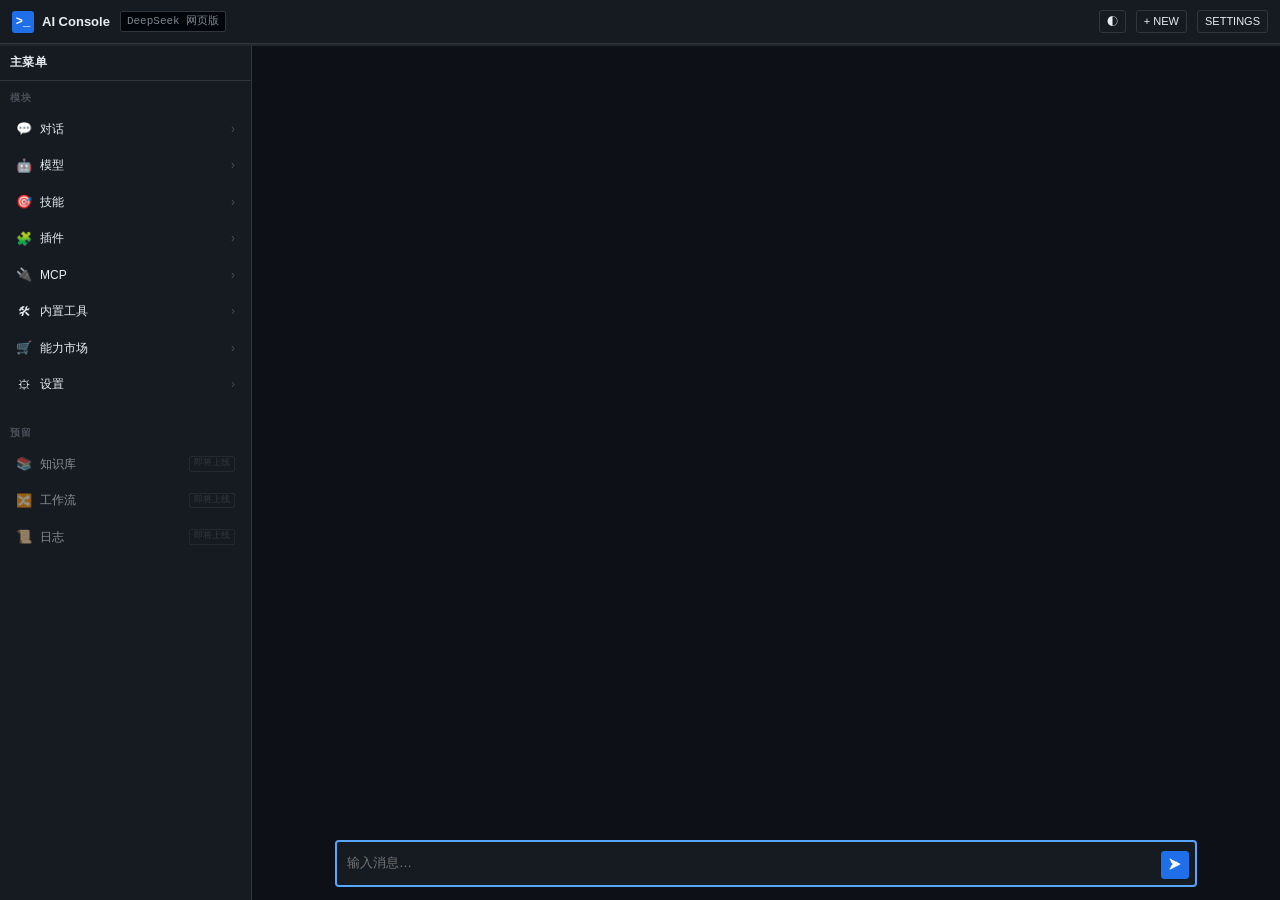
<file: _live.html>
<!DOCTYPE html>
<html lang="zh-CN" data-theme="auto">
<head>
<meta charset="UTF-8">
<meta name="viewport" content="width=device-width, initial-scale=1.0, maximum-scale=1.0, user-scalable=no">
<title>AI 工具箱</title>
<style>
:root{
  --bg:#0d1117; --bg-elev:#161b22; --bg-sunken:#010409;
  --fg:#e6edf3; --fg-dim:#7d8590; --fg-faint:#484f58;
  --line:#30363d; --line-strong:#21262d;
  --acc:#58a6ff; --acc-dim:#1f6feb; --acc-bg:rgba(88,166,255,.10);
  --ok:#3fb950; --warn:#d29922; --err:#f85149;
  --mono:ui-monospace,SFMono-Regular,"SF Mono",Menlo,Consolas,"Liberation Mono",monospace;
  --sans:-apple-system,BlinkMacSystemFont,"Segoe UI","Noto Sans SC",sans-serif;
  --r:3px; --r-lg:5px;
}
:root[data-theme=light]{
  --bg:#ffffff; --bg-elev:#f6f8fa; --bg-sunken:#eaeef2;
  --fg:#1f2328; --fg-dim:#656d76; --fg-faint:#8c959f;
  --line:#d0d7de; --line-strong:#afb8c1;
  --acc:#0969da; --acc-dim:#0550ae; --acc-bg:rgba(9,105,218,.08);
  --ok:#1a7f37; --warn:#9a6700; --err:#cf222e;
}
*{margin:0;padding:0;box-sizing:border-box;-webkit-tap-highlight-color:transparent}
body{
  font-family:var(--sans);font-size:13px;line-height:1.5;
  background:var(--bg);color:var(--fg);
  height:100dvh;display:flex;flex-direction:column;overflow:hidden;
  -webkit-font-smoothing:antialiased;
}
button,input,select,textarea{font-family:inherit;font-size:13px}
::selection{background:var(--acc-bg);color:var(--fg)}
::-webkit-scrollbar{width:10px;height:10px}
::-webkit-scrollbar-track{background:transparent}
::-webkit-scrollbar-thumb{background:var(--line);border:2px solid var(--bg);border-radius:0}
::-webkit-scrollbar-thumb:hover{background:var(--fg-faint)}

/* ===== 按钮：硬边、方角 ===== */
.btn{
  display:inline-flex;align-items:center;justify-content:center;gap:5px;
  padding:4px 10px;border:1px solid var(--line);border-radius:var(--r);
  background:var(--bg-elev);color:var(--fg);font-size:12px;font-weight:500;
  cursor:pointer;transition:background .1s,border-color .1s;white-space:nowrap;line-height:1.6;
}
.btn:hover{background:var(--line-strong);border-color:var(--fg-faint)}
.btn.primary{background:var(--acc-dim);border-color:var(--acc-dim);color:#fff}
.btn.primary:hover{background:var(--acc)}
.btn.danger{color:var(--err)}
.btn.danger:hover{background:rgba(248,81,73,.12);border-color:var(--err)}
.btn.small{padding:2px 7px;font-size:11px}
.btn:disabled{opacity:.4;cursor:not-allowed}

/* ===== 顶栏 ===== */
.topbar{
  height:44px;display:flex;align-items:center;gap:10px;padding:0 12px;
  border-bottom:1px solid var(--line);background:var(--bg-elev);flex-shrink:0;z-index:50;
}
.brand{display:flex;align-items:center;gap:8px;min-width:0}
.logo{
  width:22px;height:22px;border-radius:var(--r);display:grid;place-items:center;
  background:var(--acc-dim);color:#fff;font-size:12px;font-weight:700;flex-shrink:0;font-family:var(--mono);
}
.brand h1{font-size:13px;font-weight:600;letter-spacing:0}
.brand small{display:none}
.topbar .sp{flex:1}
.chip{
  font-size:11px;padding:1px 6px;border-radius:2px;font-family:var(--mono);
  background:var(--bg-sunken);color:var(--fg-dim);border:1px solid var(--line);
}

/* ===== 布局 ===== */
.layout{display:flex;flex:1;overflow:hidden}
.sidebar{
  width:252px;flex-shrink:0;background:var(--bg-elev);border-right:1px solid var(--line);
  display:flex;flex-direction:column;overflow:hidden;
}
.sidebar-scroll{flex:1;overflow-y:auto}
.panel{border-bottom:1px solid var(--line);padding:10px}
.panel h3{
  font-size:10px;font-weight:600;color:var(--fg-dim);letter-spacing:.08em;
  text-transform:uppercase;display:flex;align-items:center;gap:6px;margin-bottom:8px;
  font-family:var(--mono);
}
.panel h3 .sp{flex:1}

/* 会话 / 提供商列表 */
.session-list{max-height:220px;overflow-y:auto;margin:-2px}
.session-item,.provider-item{
  display:flex;align-items:center;gap:7px;padding:5px 8px;border-radius:var(--r);
  cursor:pointer;font-size:12px;border-left:2px solid transparent;
}
.session-item:hover,.provider-item:hover{background:var(--line-strong)}
.session-item.active,.provider-item.active{background:var(--acc-bg);border-left-color:var(--acc);color:var(--acc)}
.session-item .t,.provider-item .n{flex:1;overflow:hidden;text-overflow:ellipsis;white-space:nowrap}
.session-item .del{opacity:0;color:var(--fg-dim);border:0;background:transparent;padding:0 2px;font-size:13px}
.session-item:hover .del{opacity:.6}
.session-item .del:hover{opacity:1;color:var(--err)}
.dot{width:6px;height:6px;border-radius:0;background:var(--ok);flex-shrink:0}
.provider-item.off .dot{background:var(--fg-faint)}
.model-sel,.panel select,.panel input{
  width:100%;padding:4px 8px;background:var(--bg);border:1px solid var(--line);
  border-radius:var(--r);color:var(--fg);font-family:var(--mono);font-size:11px;margin-top:6px;
}

/* ===== 主区 ===== */
.main{flex:1;display:flex;flex-direction:column;min-width:0;background:var(--bg)}
.msgs{flex:1;overflow-y:auto;padding:20px 0 8px}
.msg{max-width:860px;margin:0 auto 14px;padding:0 20px;display:flex;flex-direction:column;width:100%}
.msg .role{
  font-size:10px;font-weight:600;color:var(--fg-faint);margin-bottom:5px;
  letter-spacing:.08em;text-transform:uppercase;font-family:var(--mono);
}
.msg .bubble{font-size:13px;line-height:1.7;overflow-wrap:anywhere;white-space:pre-wrap}
.msg.user .bubble{white-space:pre-wrap}
.msg .bubble>*:not(:last-child){margin-bottom:.6em}
.msg.user .bubble{
  background:var(--bg-elev);border-left:2px solid var(--line-strong);
  padding:6px 10px;border-radius:0 var(--r) var(--r) 0;
}

/* 代码块 */
.bubble pre{
  background:var(--bg-sunken);border:1px solid var(--line);border-radius:var(--r);
  padding:10px 12px;overflow-x:auto;margin:8px 0;font-family:var(--mono);font-size:12px;
  line-height:1.55;white-space:pre;position:relative;
}
.bubble code{font-family:var(--mono);font-size:.9em;background:var(--bg-elev);padding:1px 4px;border-radius:2px;border:1px solid var(--line-strong)}
.bubble pre code{background:none;padding:0;border:0;font-size:12px}
.codebar{
  display:flex;align-items:center;gap:8px;font-family:var(--mono);font-size:10px;
  color:var(--fg-dim);background:var(--bg-elev);border:1px solid var(--line);border-bottom:0;
  border-radius:var(--r) var(--r) 0 0;padding:4px 10px;margin:8px 0 -8px;
}
.codebar .lang{color:var(--acc)}
.codebar .sp{flex:1}
.codebar button{background:none;border:0;color:var(--fg-dim);cursor:pointer;font-size:10px;font-family:var(--mono);padding:0}
.codebar button:hover{color:var(--acc)}

/* 工具调用 */
.msg .tool-call{
  margin-top:5px;font-size:11px;color:var(--fg-dim);background:var(--bg-elev);
  border:1px solid var(--line);border-left:2px solid var(--warn);border-radius:0 var(--r) var(--r) 0;
  padding:5px 9px;font-family:var(--mono);overflow-x:auto;white-space:pre-wrap;
}
.msg .tool-call.ok{border-left-color:var(--ok)}
.reasoning summary{font-family:var(--mono);font-size:11px;color:var(--fg-dim);cursor:pointer}

/* ===== 输入区 ===== */
.inputbar{padding:0 20px 14px}
.inputwrap{
  max-width:860px;margin:0 auto;display:flex;gap:6px;align-items:flex-end;
  background:var(--bg-elev);border:1px solid var(--line);border-radius:var(--r);padding:6px 6px 6px 10px;
}
.inputwrap:focus-within{border-color:var(--acc);box-shadow:0 0 0 1px var(--acc)}
#input{
  border:0;background:transparent;resize:none;max-height:180px;padding:5px 0;
  outline:none;color:var(--fg);font-size:13px;line-height:1.6;white-space:pre-wrap;width:100%;
}
.send-btn{
  width:28px;height:28px;border:1px solid var(--acc-dim);border-radius:var(--r);
  background:var(--acc-dim);color:#fff;font-size:12px;flex-shrink:0;cursor:pointer;
  display:grid;place-items:center;
}
.send-btn:hover{background:var(--acc)}
.send-btn:disabled{opacity:.4}

/* ===== 弹窗 ===== */
.modal-mask{
  position:fixed;inset:0;background:rgba(1,4,9,.75);display:none;
  align-items:flex-start;justify-content:center;z-index:80;padding:6vh 16px 16px;
}
.modal-mask.open{display:flex}
.modal{
  width:min(620px,100%);max-height:86dvh;overflow:auto;background:var(--bg-elev);
  border:1px solid var(--line);border-radius:var(--r-lg);box-shadow:0 16px 48px rgba(0,0,0,.55);
}
.modal h2{
  font-size:13px;font-weight:600;padding:12px 16px;border-bottom:1px solid var(--line);
  font-family:var(--mono);display:flex;align-items:center;gap:8px;
}
.modal .sub{font-size:11px;color:var(--fg-dim);padding:10px 16px 0;margin:0}
.modal .tab-pane{padding:14px 16px}
.modal .form-actions{
  padding:12px 16px;border-top:1px solid var(--line);display:flex;
  justify-content:flex-end;gap:6px;margin:0;background:var(--bg);
  position:sticky;bottom:0;
}

/* 标签页 */
.tabs{display:flex;gap:0;background:var(--bg);border-bottom:1px solid var(--line);padding:0 8px}
.tabs button{
  border:0;background:transparent;color:var(--fg-dim);border-radius:0;
  padding:9px 12px;font-size:12px;font-weight:500;cursor:pointer;
  border-bottom:2px solid transparent;margin-bottom:-1px;font-family:var(--mono);
}
.tabs button:hover{color:var(--fg)}
.tabs button.on{color:var(--acc);border-bottom-color:var(--acc)}
.tab-pane{display:none}
.tab-pane.on{display:block}

/* 表单 */
.form-row{margin-bottom:14px}
.form-row label{display:block;font-size:11px;font-weight:600;color:var(--fg-dim);margin-bottom:5px;font-family:var(--mono);text-transform:uppercase;letter-spacing:.05em}
.form-row input,.form-row select,.form-row textarea{
  width:100%;padding:6px 9px;background:var(--bg);border:1px solid var(--line);
  border-radius:var(--r);color:var(--fg);font-size:12px;outline:none;font-family:var(--mono);
}
.form-row input:focus,.form-row select:focus,.form-row textarea:focus{border-color:var(--acc);box-shadow:0 0 0 1px var(--acc)}
.form-row input[type=range]{padding:0;border:0;background:transparent;height:20px;accent-color:var(--acc);box-shadow:none!important}
.form-row input[type=checkbox]{width:auto;accent-color:var(--acc)}
.hint{font-size:11px;color:var(--fg-faint);margin-top:5px;line-height:1.5}

/* 工具列表 */
.tool-item{
  display:flex;align-items:center;gap:8px;padding:7px 0;
  border-bottom:1px solid var(--line-strong);font-size:12px;
}
.tool-item:last-child{border-bottom:0}
.tool-item .n{flex:1;font-family:var(--mono);font-size:11px}
.switch{position:relative;width:30px;height:16px;flex-shrink:0}
.switch input{opacity:0;width:0;height:0}
.slider{position:absolute;inset:0;background:var(--line);border-radius:2px;cursor:pointer}
.slider:before{content:"";position:absolute;height:12px;width:12px;left:2px;top:2px;background:var(--fg-dim);border-radius:1px;transition:.12s}
.switch input:checked+.slider{background:var(--acc-dim)}
.switch input:checked+.slider:before{transform:translateX(14px);background:#fff}

/* 空状态 */
.empty{max-width:520px;margin:16vh auto;text-align:center;color:var(--fg-dim);padding:0 20px}
.empty .big{font-size:32px;margin-bottom:10px;font-family:var(--mono);color:var(--fg-faint)}
.empty h2{color:var(--fg);font-size:15px;margin-bottom:6px;font-family:var(--mono);font-weight:600}
.empty code{font-family:var(--mono);font-size:11px;background:var(--bg-elev);padding:2px 6px;border:1px solid var(--line);border-radius:2px;color:var(--acc)}

/* 提示条 */
.toast{
  position:fixed;left:50%;bottom:20px;transform:translateX(-50%) translateY(8px);
  background:var(--bg-sunken);color:var(--fg);padding:7px 13px;border-radius:var(--r);
  border:1px solid var(--line);opacity:0;pointer-events:none;transition:.15s;
  z-index:90;font-size:12px;font-family:var(--mono);box-shadow:0 8px 24px rgba(0,0,0,.5);
}
.toast.show{opacity:1;transform:translateX(-50%) translateY(0)}

/* 上下文用量条 */
.ctxbar{height:2px;background:var(--line-strong);flex-shrink:0}
.ctxbar i{display:block;height:100%;background:var(--acc);width:0;transition:width .3s}
.ctxbar.warn i{background:var(--warn)}
.ctxbar.err i{background:var(--err)}

.menu-btn,.sidebar-backdrop{display:none}
@media(max-width:860px){
  .menu-btn{display:inline-flex}
  .sidebar{position:fixed;inset:44px auto 0 0;z-index:70;transform:translateX(-105%);width:min(84vw,300px);transition:transform .15s}
  .sidebar.open{transform:none}
  .sidebar-backdrop{display:block;position:fixed;inset:0;background:rgba(1,4,9,.6);z-index:60;opacity:0;pointer-events:none}
  .sidebar-backdrop.open{opacity:1;pointer-events:auto}
  .msg{padding:0 12px}
  .inputbar{padding:0 12px 12px}
}

/* AI 思考中跳动点 */
.typing-dot{display:inline-flex;gap:4px;align-items:center;margin-left:6px;vertical-align:middle}
.typing-dot i{width:5px;height:5px;background:var(--acc);border-radius:50%;display:inline-block;animation:tdot 1.2s infinite ease-in-out}
.typing-dot i:nth-child(2){animation-delay:.15s}
.typing-dot i:nth-child(3){animation-delay:.3s}
@keyframes tdot{0%,80%,100%{transform:scale(.6);opacity:.4}40%{transform:scale(1);opacity:1}}

/* 工具执行中旋转圈 */
.tc-spin{display:inline-block;width:10px;height:10px;border:1.5px solid var(--line-strong);border-top-color:var(--acc);border-radius:50%;animation:tcspin .8s linear infinite;vertical-align:-1px;margin-right:4px}
@keyframes tcspin{to{transform:rotate(360deg)}}
/* ===== 左侧模块导航 ===== */
.sb-head{display:flex;align-items:center;gap:8px;padding:8px 10px;border-bottom:1px solid var(--line);background:var(--bg-elev);flex-shrink:0}
.sb-head span{font-size:12px;font-weight:600;font-family:var(--mono);color:var(--fg);letter-spacing:.04em}
.sb-sec{font-size:10px;font-weight:600;color:var(--fg-faint);letter-spacing:.08em;text-transform:uppercase;padding:10px 10px 4px;font-family:var(--mono)}
.sb-mod{display:flex;align-items:center;gap:8px;padding:8px 10px;margin:1px 6px;border-radius:var(--r);cursor:pointer;font-size:12px;color:var(--fg);transition:background .1s}
.sb-mod:hover{background:var(--line-strong)}
.sb-mod .sb-ico{width:16px;text-align:center;font-size:13px;flex-shrink:0}
.sb-mod .sb-t{flex:1;overflow:hidden;text-overflow:ellipsis;white-space:nowrap}
.sb-mod .sb-ar{color:var(--fg-faint);font-size:12px}
.sb-mod.soon{opacity:.55;cursor:not-allowed}
.sb-mod .sb-soon{font-size:9px;color:var(--fg-faint);border:1px solid var(--line);padding:0 4px;border-radius:2px;font-family:var(--mono)}
.sb-view{display:block}
.sb-view .panel{border-bottom:0;padding:10px}
.sb-tool-item{display:flex;align-items:center;gap:8px;padding:7px 4px;border-bottom:1px solid var(--line-strong);font-size:12px}
.sb-tool-item:last-child{border-bottom:0}
.sb-tool-item .n{flex:1;font-family:var(--mono);font-size:11px;overflow:hidden;text-overflow:ellipsis;white-space:nowrap}
.sb-tool-item .d{font-size:10px;color:var(--fg-faint);max-width:120px;overflow:hidden;text-overflow:ellipsis;white-space:nowrap}
.sb-empty{font-size:12px;color:var(--fg-faint);padding:8px 4px;font-family:var(--mono)}
/* ===== 技能与能力市场 ===== */
.mk-item{display:flex;align-items:flex-start;gap:8px;padding:8px 6px;border-bottom:1px solid var(--line-strong)}
.mk-item:last-child{border-bottom:0}
.mk-item input[type=checkbox]{margin-top:2px;accent-color:var(--acc);flex-shrink:0}
.mk-item .mk-c{flex:1;min-width:0}
.mk-item .mk-n{font-size:12px;font-weight:600;display:flex;align-items:center;gap:6px;flex-wrap:wrap}
.mk-item .mk-d{font-size:11px;color:var(--fg-faint);margin-top:3px;line-height:1.5}
.mk-badge{font-size:9px;padding:0 4px;border-radius:2px;font-family:var(--mono);border:1px solid var(--line);color:var(--fg-dim)}
.mk-badge.skill{color:var(--acc);border-color:var(--acc)}
.mk-badge.mcp{color:var(--warn);border-color:var(--warn)}
.mk-badge.plugin{color:var(--ok);border-color:var(--ok)}
.mk-note{font-size:11px;color:var(--fg-faint);margin:8px 0 4px;font-family:var(--mono)}
.mk-bar{display:flex;gap:6px;flex-wrap:wrap;margin-top:8px}
.mk-scroll{max-height:44dvh;overflow-y:auto;border:1px solid var(--line);border-radius:var(--r);padding:2px 8px;background:var(--bg)}
.preset-row{display:flex;gap:6px;flex-wrap:wrap;margin-top:6px}
.sb-skill{padding:7px 4px;border-bottom:1px solid var(--line-strong)}
.sb-skill:last-child{border-bottom:0}
.sb-skill .sk-h{display:flex;align-items:center;gap:6px}
.sb-skill .sk-n{flex:1;font-size:12px;font-weight:600;overflow:hidden;text-overflow:ellipsis;white-space:nowrap}
.sb-skill .sk-d{font-size:11px;color:var(--fg-faint);margin-top:2px;line-height:1.4}
.sb-skill .sk-p{font-size:10px;color:var(--fg-faint);font-family:var(--mono);margin-top:3px}
@media(max-width:860px){.mk-scroll{max-height:38dvh}}
</style>
<body>
<div class="topbar">
  <button class="btn menu-btn" id="menuBtn" aria-label="菜单">☰</button>
  <div class="brand"><span class="logo">&gt;_</span><h1>AI Console</h1></div>
  <span class="chip" id="statusChip">UNCONFIGURED</span>
  <span class="chip" id="ctxChip" style="display:none">CTX 0%</span>
  <span class="sp"></span>
  <button class="btn small" id="btnTheme" title="切换主题">◐</button>
  <button class="btn small" id="btnNew">+ NEW</button>
  <button class="btn small" id="btnSettings">SETTINGS</button>
</div>
<div class="ctxbar" id="ctxbar"><i></i></div>
<div class="layout">
  <div class="sidebar-backdrop" id="sbBackdrop"></div>
  <aside class="sidebar" id="sidebar">
  <div class="sb-head">
    <button class="btn small" id="sbBack" style="display:none">← 返回</button>
    <span id="sbTitle">主菜单</span>
  </div>
  <div class="sidebar-scroll">
    <!-- 主菜单 -->
    <div class="sb-view" id="sbHome">
      <div class="sb-sec">模块</div>
      <div class="sb-mod" data-view="chats"><span class="sb-ico">💬</span><span class="sb-t">对话</span><span class="sb-ar">›</span></div>
      <div class="sb-mod" data-view="models"><span class="sb-ico">🤖</span><span class="sb-t">模型</span><span class="sb-ar">›</span></div>
      <div class="sb-mod" data-view="skills"><span class="sb-ico">🎯</span><span class="sb-t">技能</span><span class="sb-ar">›</span></div>
      <div class="sb-mod" data-view="plugins"><span class="sb-ico">🧩</span><span class="sb-t">插件</span><span class="sb-ar">›</span></div>
      <div class="sb-mod" data-view="mcp"><span class="sb-ico">🔌</span><span class="sb-t">MCP</span><span class="sb-ar">›</span></div>
      <div class="sb-mod" data-view="builtin"><span class="sb-ico">🛠</span><span class="sb-t">内置工具</span><span class="sb-ar">›</span></div>
      <div class="sb-mod" data-view="market"><span class="sb-ico">🛒</span><span class="sb-t">能力市场</span><span class="sb-ar">›</span></div>
      <div class="sb-mod" data-view="settings"><span class="sb-ico">⚙</span><span class="sb-t">设置</span><span class="sb-ar">›</span></div>
      <div class="sb-sec" style="margin-top:14px">预留</div>
      <div class="sb-mod soon" data-view="kb"><span class="sb-ico">📚</span><span class="sb-t">知识库</span><span class="sb-soon">即将上线</span></div>
      <div class="sb-mod soon" data-view="wf"><span class="sb-ico">🔀</span><span class="sb-t">工作流</span><span class="sb-soon">即将上线</span></div>
      <div class="sb-mod soon" data-view="logs"><span class="sb-ico">📜</span><span class="sb-t">日志</span><span class="sb-soon">即将上线</span></div>
    </div>
    <!-- 对话 -->
    <div class="sb-view" id="sbChats" style="display:none">
      <section class="panel">
        <h3>CHATS<span class="sp"></span><button class="btn small" id="btnNew2">＋</button></h3>
        <div class="session-list" id="sessionList"></div>
      </section>
    </div>
    <!-- 模型 -->
    <div class="sb-view" id="sbModels" style="display:none">
      <section class="panel">
        <h3>MODELS<span class="sp"></span><button class="btn small" id="btnAddProvider">添加</button></h3>
        <div id="providerList"></div>
        <select class="model-sel" id="modelSel"></select>
      </section>
    </div>
    <!-- 插件 -->
    <div class="sb-view" id="sbPlugins" style="display:none">
      <section class="panel">
        <h3>PLUGINS<span class="sp"></span><button class="btn small" id="btnAddPlugin2">添加</button></h3>
        <div id="sbPluginList"></div>
      </section>
    </div>
    <!-- MCP -->
    <div class="sb-view" id="sbMcp" style="display:none">
      <section class="panel">
        <h3>MCP SERVERS<span class="sp"></span><button class="btn small" id="btnAddMcp2">添加</button></h3>
        <div id="sbMcpList"></div>
      </section>
    </div>
    <!-- 内置工具 -->
    <div class="sb-view" id="sbBuiltin" style="display:none">
      <section class="panel">
        <h3>BUILTIN TOOLS</h3>
        <div id="sbBuiltinList"></div>
      </section>
    </div>
    <!-- 技能 -->
    <div class="sb-view" id="sbSkills" style="display:none">
      <section class="panel">
        <h3>SKILLS<span class="sp"></span><button class="btn small" id="btnMarketSkill">市场</button><button class="btn small" id="btnAddSkill">添加</button></h3>
        <div id="sbSkillList"></div>
      </section>
    </div>
    <!-- 能力市场 -->
    <div class="sb-view" id="sbMarket" style="display:none">
      <section class="panel">
        <h3>MARKET</h3>
        <div class="sb-mod" data-mk="skill" style="margin:1px 0"><span class="sb-ico">🎯</span><span class="sb-t">技能市场</span><span class="sb-ar">›</span></div>
        <div class="sb-mod" data-mk="mcp" style="margin:1px 0"><span class="sb-ico">🔌</span><span class="sb-t">MCP 市场</span><span class="sb-ar">›</span></div>
        <div class="sb-mod" data-mk="plugin" style="margin:1px 0"><span class="sb-ico">🧩</span><span class="sb-t">插件市场</span><span class="sb-ar">›</span></div>
        <div class="hint" style="margin-top:10px">支持 MCP 官方注册表、Smithery、PulseMCP、SKILL.md、OpenAPI 等格式，也可填入任意链接自动识别。</div>
      </section>
    </div>
    <!-- 设置 -->
    <div class="sb-view" id="sbSettings" style="display:none">
      <section class="panel">
        <h3>SETTINGS</h3>
        <div id="sbSettingsList"></div>
      </section>
    </div>
  </div>
</aside>
  <main class="main">
    <div class="msgs" id="msgs"></div>
    <div class="inputbar">
      <div class="inputwrap">
        <textarea id="input" placeholder="输入消息…" rows="1"></textarea>
        <button class="send-btn" id="sendBtn" title="发送">➤</button>
        <button class="send-btn" id="stopBtn" title="停止生成" style="display:none;background:var(--danger)">■</button>
      </div>
    </div>
  </main>
</div>


<div class="modal-mask" id="providerModal">
  <div class="modal">
    <h2 id="providerModalTitle">添加提供商</h2>
    <p class="sub">填写 OpenAI 兼容接口。商汤、OpenAI 等会自动经代理访问。</p>
    <div class="tabs"><button type="button" class="on" data-tab="p-basic">连接</button><button type="button" data-tab="p-model">模型</button><button type="button" data-tab="p-adv">高级</button></div>
    <div class="tab-pane on" id="p-basic">
      <div class="form-row"><label>常用模板</label><select id="pTemplate"><option value="">自定义</option><option value="sensenova">商汤 SenseNova</option><option value="openai">OpenAI</option><option value="anthropic">Anthropic</option><option value="google">Google Gemini</option><option value="qwen">通义千问</option><option value="moonshot">Kimi</option><option value="zhipu">智谱</option><option value="doubao">豆包</option><option value="ollama">Ollama（本地）</option><option value="openrouter">OpenRouter</option><option value="groq">Groq</option></select></div>
      <div class="form-row"><label>名称</label><input id="pName" placeholder="例如：商汤日日新"></div>
      <div class="form-row"><label>API 地址</label><input id="pBase" placeholder="https://token.sensenova.cn/v1"><div class="hint">程序会自动拼接 /chat/completions。</div></div>
      <div class="form-row"><label>API Key</label><input id="pKey" type="password" placeholder="sk-..."></div>
      <div class="form-row" id="pLockTip" style="display:none"></div>
    </div>
    <div class="tab-pane" id="p-model">
      <div class="form-row"><label>模型（逗号分隔）</label><input id="pModels" placeholder="sensenova-6.8-flash-lite, deepseek-v4-flash"></div>
      <div class="form-row" style="display:flex;gap:8px;align-items:center;flex-wrap:wrap"><button class="btn small" id="btnFetchModels" type="button">拉取模型</button><button class="btn small" id="btnTestConn" type="button">测试连接</button><span id="fetchModelsStatus" class="hint" style="margin:0"></span></div>
      <div class="form-row"><label>默认系统提示词</label><textarea id="pSys" rows="3" placeholder="你是一个有用的 AI 助手"></textarea></div>
    </div>
    <div class="tab-pane" id="p-adv">
      <div class="form-row"><label>专用代理（可选）</label><input id="pProxy" placeholder="留空则使用全局代理或直连"><div class="hint">仅此提供商走该地址。全局代理在设置的网络页配置。</div></div>
    </div>
    <div class="form-actions"><button class="btn danger" id="pDelete" style="display:none;margin-right:auto">删除</button><button class="btn" id="pCancel">取消</button><button class="btn primary" id="pSave">保存</button></div>
  </div>
</div>
<div class="modal-mask" id="toolsModal">
  <div class="modal">
    <h2>能力中心</h2><p class="sub">内置工具、远程 MCP 与 OpenAPI 插件。</p>
    <div class="tabs"><button type="button" class="on" data-tab="t-built">内置</button><button type="button" data-tab="t-mcp">MCP</button><button type="button" data-tab="t-plugin">插件</button></div>
    <div class="tab-pane on" id="t-built"><div id="builtinTools"></div></div>
    <div class="tab-pane" id="t-mcp"><div class="form-actions" style="justify-content:space-between"><span class="hint" style="margin:0">远程 HTTP MCP，仅拉取并调用工具。</span><button class="btn small" id="btnAddMcp">添加</button></div><div id="mcpList"></div></div>
    <div class="tab-pane" id="t-plugin"><div class="form-actions" style="justify-content:space-between"><span class="hint" style="margin:0">支持 OpenAPI 与自定义 JSON 工具。</span><button class="btn small" id="btnAddPlugin">添加</button></div><div id="pluginList"></div></div>
    <div class="form-actions"><button class="btn primary" id="toolsClose">完成</button></div>
  </div>
</div>
<div class="modal-mask" id="mcpModal"><div class="modal"><h2>MCP 服务器</h2><div class="form-row"><label>名称</label><input id="mName" placeholder="例如：GitHub MCP"></div><div class="form-row"><label>地址</label><input id="mUrl" placeholder="https://mcp.example.com/mcp"></div><div class="form-row"><label>Bearer Token（可选）</label><input id="mToken" type="password"></div><div class="form-row"><label>额外 Headers（JSON，可选）</label><input id="mHeaders" placeholder='{"X-Key":"value"}'></div><div class="form-actions"><button class="btn" id="mCancel">取消</button><button class="btn primary" id="mSave">保存并拉取工具</button></div></div></div>
<div class="modal-mask" id="pluginModal"><div class="modal"><h2>添加插件</h2><div class="form-row"><label>名称</label><input id="plName"></div><div class="form-row"><label>类型</label><select id="plType"><option value="openapi">OpenAPI 插件</option><option value="custom">自定义 JSON 工具</option></select></div><div class="form-row"><label>OpenAPI 地址或 JSON</label><textarea id="plOpenapi" rows="4"></textarea></div><div id="customFields" style="display:none"><div class="form-row"><label>工具名称</label><input id="cName"></div><div class="form-row"><label>描述</label><input id="cDesc"></div><div class="form-row"><label>URL</label><input id="cUrl"></div><div class="form-row"><label>方法</label><select id="cMethod"><option>GET</option><option>POST</option></select></div><div class="form-row"><label>Headers（JSON）</label><input id="cHeaders"></div><div class="form-row"><label>参数 JSON Schema</label><textarea id="cSchema" rows="3"></textarea></div></div><div class="form-actions"><button class="btn" id="plCancel">取消</button><button class="btn primary" id="plSave">保存</button></div></div></div>
<div class="modal-mask" id="settingsModal"><div class="modal"><h2>设置</h2><p class="sub">生成参数、网络与数据分开管理。</p><div class="tabs"><button type="button" class="on" data-tab="s-gen">生成</button><button type="button" data-tab="s-net">网络</button><button type="button" data-tab="s-data">数据</button></div><div class="tab-pane on" id="s-gen"><div class="form-row"><label>温度 <span id="tempVal">0.7</span></label><input type="range" id="setTemp" min="0" max="2" step="0.1" value="0.7"></div><div class="form-row"><label>最大 Tokens</label><input type="number" id="setMaxTokens" min="1" max="128000" value="2048"></div><div class="form-row"><label style="display:flex;align-items:center;gap:8px"><input type="checkbox" id="setAutoRetry429" style="width:auto"> 遇到限流(429)自动重试</label><div class="hint">仅对限流与瞬时连接错误自动重试，次数见下方。</div></div><div class="form-row"><label>自动重试次数 <span id="retryVal">5</span></label><input type="range" id="setMaxRetry" min="0" max="10" step="1" value="5"><div class="hint">设为 0 则不自动重试。退避间隔 2/4/8/16/30 秒。</div></div><div class="form-row"><label style="display:flex;align-items:center;gap:8px"><input type="checkbox" id="setAutoCompress" style="width:auto"> 超长对话自动压缩</label><div class="hint">接近上下文上限时，把早期对话摘要为一条记录，避免报错。</div></div><div class="form-row"><label>压缩触发阈值 <span id="cmpVal">80</span>%</label><input type="range" id="setCmpTh" min="50" max="95" step="5" value="80"><div class="hint">达到最大 Tokens 的该比例时触发压缩。</div></div></div><div class="tab-pane" id="s-net"><div class="form-row"><label style="display:flex;align-items:center;gap:8px"><input type="checkbox" id="setUseProxy" style="width:auto"> 始终通过代理访问 API</label><div class="hint">已知会被浏览器拦截的接口会自动走代理。</div></div><div class="form-row"><label>代理地址</label><input id="setProxyBase" placeholder="https://ai.yongjiu.ccwu.cc"></div></div><div class="tab-pane" id="s-data"><div class="form-row" style="display:flex;gap:8px;flex-wrap:wrap"><button class="btn small" id="btnExport" type="button">导出配置</button><button class="btn small" id="btnImport" type="button">导入配置</button><button class="btn small danger" id="btnWipe" type="button">清除全部</button></div><div class="hint">导出包含密钥，请妥善保管。</div><input type="file" id="importFile" accept=".json" style="display:none"></div><div class="form-actions"><button class="btn" id="settingsCancel">取消</button><button class="btn primary" id="settingsSave">保存</button></div></div></div>
<div class="modal-mask" id="skillModal"><div class="modal">
  <h2 id="skillModalTitle">添加技能</h2>
  <p class="sub">技能作为行为规范注入系统提示词，不占用工具调用。</p>
  <div class="form-row"><label>名称</label><input id="skName" placeholder="例如：代码审查"></div>
  <div class="form-row"><label>描述</label><input id="skDesc" placeholder="一句话说明用途"></div>
  <div class="form-row"><label>提示词</label><textarea id="skPrompt" rows="8" placeholder="当用户提供代码时，请按以下结构回答…"></textarea></div>
  <div class="form-actions"><button class="btn" id="skCancel">取消</button><button class="btn primary" id="skSave">保存</button></div>
</div></div>
<div class="modal-mask" id="marketModal"><div class="modal">
  <h2>能力市场</h2>
  <p class="sub" id="mkSub">填入链接或关键词，自动识别格式并安装。</p>
  <div class="tabs" id="mkTabs" data-no-pane="1"><button type="button" class="on" data-mkt="skill">技能</button><button type="button" data-mkt="mcp">MCP</button><button type="button" data-mkt="plugin">插件</button></div>
  <div class="tab-pane on" id="mkPane" style="padding:14px 16px">
    <div class="form-row"><label id="mkUrlLabel">来源链接</label><input id="mkUrl" placeholder="https://registry.modelcontextprotocol.io/v0/servers"></div>
    <div class="form-row"><label>快捷来源</label><div class="preset-row" id="mkPresets"></div></div>
    <div class="mk-bar"><button class="btn primary small" id="mkFetch">查询</button><span id="mkStatus" class="hint" style="margin:0"></span></div>
    <div class="form-row" style="margin-top:12px"><label>结果</label><div class="mk-scroll" id="mkResults"><div class="sb-empty">填入链接后点击查询</div></div></div>
    <div class="form-actions"><button class="btn" id="mkSelectAll">全选</button><button class="btn" id="mkClose">关闭</button><button class="btn primary" id="mkInstall">安装选中</button></div>
  </div>
</div></div>
<div class="toast" id="toast"></div>
<script>
// ====== API 网关选优层（多域名故障转移 + 快捷保留区） ======
// 原理：并发探测多个网关域名，选最快可用者，覆盖 API_BASE/AUTH_API/SEARCH_API
// 支持：localStorage 缓存结果（TTL 10分钟）、手动填入自定义订阅地址（快捷保留区）

(function(){
  // 服务 -> 候选网关域名（按优先级，第一位为默认）
  var GATEWAY_POOL = {
    api:  ["https://api.yongjiu.ccwu.cc", "https://api2.yongjiu.ccwu.cc"],
    auth: ["https://auth-api.yongjiu.ccwu.cc", "https://auth-api2.yongjiu.ccwu.cc"],
    search: ["https://search.yongjiu.ccwu.cc", "https://search2.yongjiu.ccwu.cc"]
  };

  // 快捷保留区：用户可手动填写的备用订阅地址（失效时自动切换到这里）
  function getCustom(service){
    try{ return localStorage.getItem('gw_custom_'+service)||''; }catch(e){ return ''; }
  }
  function setCustom(service, url){
    try{ localStorage.setItem('gw_custom_'+service, url||''); }catch(e){}
  }

  // 健康检查，GET /health 或根路径，3 秒超时
  function test(url){
    return new Promise(function(resolve){
      var ctrl = typeof AbortController!=='undefined' ? new AbortController() : null;
      var timer = setTimeout(function(){ if(ctrl) ctrl.abort(); resolve(false); }, 3000);
      var opts = {method:'GET', cache:'no-store'};
      if(ctrl) opts.signal = ctrl.signal;
      fetch(url+'/health', opts)
        .then(function(r){ clearTimeout(timer); resolve(r.ok || r.status===404); })
        .catch(function(){ clearTimeout(timer); resolve(false); });
    });
  }

  // 选优：返回该服务当前最佳网关 URL（同步返回，探测异步缓存）
  var bestCache = {};
  var probing = {};
  function pickBest(service){
    var pool = GATEWAY_POOL[service] || [];
    var custom = getCustom(service);
    if(custom) pool = [custom].concat(pool);

    var cached = bestCache[service];
    if(cached && Date.now()-cached.ts < 10*60*1000) return cached.url;

    var fallback = pool[0] || '';
    if(!probing[service]){
      probing[service] = true;
      var results = [];
      pool.forEach(function(url, i){
        test(url).then(function(ok){
          results.push({url:url, ok:ok, idx:i});
          if(results.length===pool.length){
            var best = results.filter(function(r){return r.ok;}).sort(function(a,b){return a.idx-b.idx;})[0];
            if(best){ bestCache[service] = {url:best.url, ts:Date.now()}; }
            probing[service] = false;
          }
        });
      });
    }
    return fallback;
  }

  // 强制重测（设置面板手动触发）
  function refresh(){
    bestCache = {};
    ['api','auth','search'].forEach(function(s){ probing[s]=false; pickBest(s); });
    return Promise.all([
      test(GATEWAY_POOL.api[0]), test(GATEWAY_POOL.api[1]),
      test(GATEWAY_POOL.auth[0]), test(GATEWAY_POOL.auth[1]),
      test(GATEWAY_POOL.search[0]), test(GATEWAY_POOL.search[1])
    ]);
  }

  window.APIGateway = {
    pick: pickBest,
    getCustom: getCustom,
    setCustom: setCustom,
    pool: GATEWAY_POOL,
    refresh: refresh,
    _cache: bestCache,
    _test: test
  };
})();


// ===== 存储 =====
const LS_KEYS={providers:'ai.providers',active:'ai.activeProvider',sessions:'ai.sessions',activeSession:'ai.activeSession',mcp:'ai.mcpServers',plugins:'ai.plugins',builtin:'ai.builtinTools',skills:'ai.skills',settings:'ai.settings',activeModel:'ai.activeModel'};
function load(k,f){try{const v=localStorage.getItem(k);return v?JSON.parse(v):(f!==undefined?f:null)}catch(e){return f!==undefined?f:null}}
function save(k,v){localStorage.setItem(k,JSON.stringify(v))}
function uid(){return Date.now().toString(36)+Math.random().toString(36).slice(2,7)}
function $(id){return document.getElementById(id)}
function esc(s){return String(s==null?'':s).replaceAll('&','&amp;').replaceAll('<','&lt;').replaceAll('>','&gt;').replaceAll('"','&quot;').replaceAll("'",'&#39;')}
let toastTimer=null;
function toast(msg){const t=$('toast');t.textContent=msg;t.classList.add('show');clearTimeout(toastTimer);toastTimer=setTimeout(()=>t.classList.remove('show'),2200)}
// ===== 默认数据 =====
// ===== DeepSeek 网页版反代（内置，不可删除）=====
// 走 Cloudflare Worker 反代 chat.deepseek.com；本模型只做纯对话，不参与工具调用。
//
// ⚠ token 不在这里 —— 它在 Worker 的 DEEPSEEK_TOKENS secret 里。
//   Worker 只认 secret，前端带的 Authorization 头它根本不看（除非配了 PROXY_KEY）。
//   所以换 token 请改 Worker，改本文件无效。详见 worker/deepseek/README.md。
const DS_WEB_BASE='https://deepseek-web.yongjiu.ccwu.cc/v1';
const DEFAULT_PROVIDERS=[
  // key 留空：token 由 Worker 侧的 secret 提供，这里不需要也不应该填
  {id:'deepseek-web',name:'DeepSeek 网页版',base:DS_WEB_BASE,key:'',proxy:'',models:['deepseek-chat','deepseek-reasoner'],sys:'你是一个有用的 AI 助手',locked:true,noTools:true,selfProxied:true,badge:'反代'},
  {id:'sensenova',name:'商汤日日新',base:'https://token.sensenova.cn/v1',key:'',proxy:'',models:['sensenova-6.8-flash-lite','deepseek-v4-flash','deepseek-flash','glm-5.2','kimi-k3'],sys:'你是一个有用的 AI 助手'},
  {id:'deepseek',name:'DeepSeek',base:'https://api.deepseek.com/v1',key:'',proxy:'',models:['deepseek-chat','deepseek-reasoner'],sys:'你是一个有用的 AI 助手'},
];
// 内置锁定提供商：不可删除，每次启动强制回填（即使 localStorage 里被改掉）
const BUILTIN_PROVIDERS={};
DEFAULT_PROVIDERS.forEach(function(p){if(p.locked)BUILTIN_PROVIDERS[p.id]=JSON.parse(JSON.stringify(p))});
function isLocked(id){return Object.prototype.hasOwnProperty.call(BUILTIN_PROVIDERS,id)}
const DEFAULT_BUILTIN=[
  {id:'web_search',name:'网页搜索',desc:'经搜索API搜索网页',enabled:true},
  {id:'fetch_url',name:'网页抓取',desc:'抓取指定URL文本内容',enabled:true},
  {id:'now_time',name:'当前时间',desc:'获取当前日期时间',enabled:true},
  {id:'calc',name:'计算器',desc:'四则运算与数学表达式计算',enabled:true},
  {id:'unit_convert',name:'单位换算',desc:'长度/重量/温度/数据单位换算',enabled:true},
  {id:'random_num',name:'随机数',desc:'生成指定范围的随机整数',enabled:true},
  {id:'uuid_gen',name:'UUID 生成',desc:'生成随机 UUID v4',enabled:true},
  {id:'base64',name:'Base64 编解码',desc:'文本与 Base64 互转',enabled:true},
  {id:'url_codec',name:'URL 编解码',desc:'URL 编码与解码',enabled:true},
  {id:'json_tool',name:'JSON 工具',desc:'JSON 校验/格式化/压缩',enabled:true},
  {id:'http_req',name:'HTTP 请求',desc:'发送 GET/POST 请求并返回响应',enabled:true},
  {id:'weather',name:'天气查询',desc:'查询城市当前天气',enabled:true},
  {id:'currency',name:'汇率换算',desc:'查询实时汇率并换算',enabled:true},
  {id:'translate',name:'文本翻译',desc:'调用免费翻译接口翻译文本',enabled:true}
];
const DEFAULT_SKILLS=[
  {id:'sk_code_review',name:'代码审查',desc:'逐条指出问题并给出修复建议',enabled:false,
   prompt:'当用户提供代码时，请按以下结构回复：'+String.fromCharCode(10)+'1. 总体评价（一句话）'+String.fromCharCode(10)+'2. 问题清单（按严重程度排序，每条含：问题 / 影响 / 修复建议）'+String.fromCharCode(10)+'3. 修复后的完整代码'+String.fromCharCode(10)+'只指出真实存在的问题，不要臆测。'},
  {id:'sk_summary',name:'结构化摘要',desc:'把长文压缩为要点',enabled:false,
   prompt:'当用户要求总结时，按以下结构输出：'+String.fromCharCode(10)+'- 一句话结论'+String.fromCharCode(10)+'- 3-5 条要点（每条不超过 40 字）'+String.fromCharCode(10)+'- 关键数据或事实（如有）'+String.fromCharCode(10)+'不要输出与原文无关的推测。'},
];

// ===== 状态 =====
let providers=load(LS_KEYS.providers,DEFAULT_PROVIDERS);
// 迁移：旧版商汤域名 api.sensenova.cn -> token.sensenova.cn
providers.forEach(p=>{if(p.base&&p.base.indexOf('api.sensenova.cn')>=0){p.base=p.base.replace("api.sensenova.cn","token.sensenova.cn");}});
// 内置锁定提供商：强制置顶回填，保持字段与常量一致（用户仍可改 base，但不允许删除）
(function reconcileBuiltin(){
  Object.keys(BUILTIN_PROVIDERS).forEach(function(id){
    var def=BUILTIN_PROVIDERS[id];
    var idx=providers.findIndex(function(p){return p.id===id});
    if(idx<0){
      // 已被删除/从未存在 -> 插到最前面
      providers.unshift(JSON.parse(JSON.stringify(def)));
    }else{
      // 存在 -> 锁定标记强制为真，缺失字段补齐
      var p=providers[idx];
      Object.keys(def).forEach(function(k){if(p[k]===undefined)p[k]=def[k]});
      p.locked=true;
      // 自带反代的提供商，凭证在 Worker 侧：清掉浏览器里可能残留的旧 key，
      // 否则界面上会显示「已设 Key」误导用户以为前端 token 在生效
      if(def.selfProxied)p.key='';
      if(idx>0){providers.splice(idx,1);providers.unshift(p);}
    }
  });
})();
save(LS_KEYS.providers,providers);
let activeProviderId=load(LS_KEYS.active,providers[0]?providers[0].id:null);
// 若记录的当前提供商已不存在，回落到第一项
if(!getProviderLoose(activeProviderId))activeProviderId=providers[0]?providers[0].id:null;
function getProviderLoose(id){return providers.find(function(p){return p.id===id})}
let sessions=load(LS_KEYS.sessions,[]);
let activeSessionId=load(LS_KEYS.activeSession,null);
let mcpServers=load(LS_KEYS.mcp,[]);
let plugins=load(LS_KEYS.plugins,[]);
let builtinTools=load(LS_KEYS.builtin,DEFAULT_BUILTIN);
let skills=load(LS_KEYS.skills,DEFAULT_SKILLS);
let settings=load(LS_KEYS.settings,{temperature:0.7,maxTokens:2048,useProxy:false,proxyBase:'https://ai.yongjiu.ccwu.cc',maxRetry:5,autoRetry429:true,autoCompress:true,compressTh:80});
// 内置公共代理（解决浏览器 CORS：商汤/OpenAI 等预检不完整）
const BUILTIN_PROXY='https://ai.yongjiu.ccwu.cc';
// 这些上游经浏览器直连会被 CORS 拦，建议强制走代理
const CORS_HOSTILE=['token.sensenova.cn','api.openai.com','api.anthropic.com','open.bigmodel.cn','api.moonshot.cn','dashscope.aliyuncs.com','api.deepseek.com'];
function needProxyFor(base){try{const h=new URL(base).hostname;return CORS_HOSTILE.some(x=>h===x||h.endsWith('.'+x))}catch(e){return false}}
let currentProvider=null;
let selectedModel=load(LS_KEYS.activeModel,null);
function getProvider(id){return providers.find(p=>p.id===id)}
function activeProvider(){return getProvider(activeProviderId)||providers[0]}
function curSession(){return sessions.find(s=>s.id===activeSessionId)||null}
function persist(){save(LS_KEYS.providers,providers);save(LS_KEYS.active,activeProviderId);save(LS_KEYS.sessions,sessions);save(LS_KEYS.activeSession,activeSessionId);save(LS_KEYS.mcp,mcpServers);save(LS_KEYS.plugins,plugins);save(LS_KEYS.skills,skills);save(LS_KEYS.builtin,builtinTools);save(LS_KEYS.settings,settings);save(LS_KEYS.activeModel,selectedModel)}
// ===== 提供商 UI =====
function renderProviders(){
  const el=$('providerList');const ap=activeProvider();
  el.innerHTML=providers.map(p=>{
    const active=p.id===ap.id;
    const lock=p.locked?'<span title="内置模型，不可删除" style="font-size:10px;color:var(--fg-faint)">🔒</span>':'';
    const badge=p.badge?'<span class="chip" style="font-size:10px;padding:0 4px">'+esc(p.badge)+'</span>':'';
    return '<div class="provider-item'+(active?' active':'')+'" data-pid="'+p.id+'"><span class="dot"></span><span class="n">'+esc(p.name)+badge+lock+'</span><span style="font-size:11px;color:var(--fg2)">'+(p.key?'✓':'未设Key')+'</span></div>';
  }).join('')||'<div style="font-size:12px;color:var(--fg2);padding:8px">暂无提供商</div>';
  el.querySelectorAll('.provider-item').forEach(it=>it.onclick=()=>{activeProviderId=it.dataset.pid;persist();renderAll();toast('已切换提供商')});
  const ms=$('modelSel');
  const opts=[];
  providers.forEach(p=>{const cur=ap.id===p.id;
    (p.models||[]).forEach(m=>{const selM=(cur&&m===selectedModel)||(cur&&!selectedModel&&m===(p.models||[])[0]);
      opts.push('<option value="'+esc(m)+'" data-pid="'+esc(p.id)+'"'+(selM?' selected':'')+'>'+esc(p.name)+' · '+esc(m)+'</option>');});
  });
  ms.innerHTML=opts.join('')||'<option value="">请先添加模型</option>';
  ms.onchange=()=>{const sel=ms.options[ms.selectedIndex];if(sel&&sel.dataset.pid){activeProviderId=sel.dataset.pid;selectedModel=sel.value;persist();renderAll();}};
}

const PROVIDER_TEMPLATES={
  sensenova:{name:'商汤日日新',base:'https://token.sensenova.cn/v1',models:['sensenova-6.8-flash-lite','deepseek-v4-flash','glm-5.2','kimi-k3']},
  openai:{name:'OpenAI',base:'https://api.openai.com/v1',models:['gpt-4o','gpt-4o-mini','o3-mini']},
  anthropic:{name:'Anthropic',base:'https://api.anthropic.com/v1',models:['claude-3-7-sonnet-latest']},
  google:{name:'Google Gemini',base:'https://generativelanguage.googleapis.com/v1beta/openai',models:['gemini-2.0-flash','gemini-1.5-pro']},
  qwen:{name:'通义千问',base:'https://dashscope.aliyuncs.com/compatible-mode/v1',models:['qwen-max','qwen-plus','qwen-turbo']},
  moonshot:{name:'Kimi',base:'https://api.moonshot.cn/v1',models:['moonshot-v1-8k','moonshot-v1-32k','moonshot-v1-128k']},
  zhipu:{name:'智谱GLM',base:'https://open.bigmodel.cn/api/paas/v4',models:['glm-4-plus','glm-4-air']},
  doubao:{name:'豆包',base:'https://ark.cn-beijing.volces.com/api/v3',models:['doubao-1-5-pro-32k','doubao-1-5-lite-32k']},
  ollama:{name:'Ollama',base:'http://localhost:11434/v1',models:['llama3.1','qwen2.5']},
  openrouter:{name:'OpenRouter',base:'https://openrouter.ai/api/v1',models:['openrouter/auto']},
  groq:{name:'Groq',base:'https://api.groq.com/openai/v1',models:['llama-3.3-70b-versatile','mixtral-8x7b-32768']}
};
function applyTemplate(){
  const t=$('pTemplate').value;if(!t)return;
  const tp=PROVIDER_TEMPLATES[t];if(!tp)return;
  $('pName').value=tp.name;$('pBase').value=tp.base;
  $('pModels').value=tp.models.join(', ');
}
$('pTemplate').onchange=applyTemplate;
function openProviderModal(id){
  const p=id?getProvider(id):null;
  $('providerModalTitle').textContent=p?'编辑提供商':'添加提供商';
  $('pTemplate').value='';$('pName').value=p?p.name:'';
  $('pBase').value=p?p.base:'https://token.sensenova.cn/v1';
  $('pKey').value=p?p.key:'';
  $('pProxy').value=p?p.proxy||'':'';
  $('pModels').value=p?(p.models||[]).join(', '):'SenseChat-5, SenseChat-Turbo';
  $('pSys').value=p?p.sys||'你是一个有用的 AI 助手':'你是一个有用的 AI 助手';
  // 内置锁定提供商：隐藏删除按钮，且模型列表只读不可改
  $('pDelete').style.display=(p&&!isLocked(p.id))?'':'none';
  // 反代类提供商会在下方提示不支持工具调用
  var lockTip=$('pLockTip');
  if(lockTip){
    if(p&&isLocked(p.id)){lockTip.style.display='block';lockTip.textContent='🔒 内置模型：不可删除，模型列表已锁定（可修改 API 地址与 Key）';}
    else{lockTip.style.display='none';}
  }
  $('providerModal').dataset.pid=p?p.id:'';
  $('providerModal').classList.add('open');
}
$('btnAddProvider').onclick=()=>openProviderModal(null);
$('providerList').onclick=e=>{const it=e.target.closest('.provider-item');if(it)openProviderModal(it.dataset.pid)};
$('pCancel').onclick=()=>$('providerModal').classList.remove('open');
$('pDelete').onclick=()=>{
  const pid=$('providerModal').dataset.pid;
  // 内置锁定提供商拒绝删除（双保险：按钮已隐藏，这里再拦一次）
  if(isLocked(pid)){toast('内置模型不可删除');return}
  providers=providers.filter(p=>p.id!==pid);
  if(activeProviderId===pid)activeProviderId=providers[0]?providers[0].id:null;
  persist();$('providerModal').classList.remove('open');renderAll();toast('已删除');
};
// ===== 自动拉取模型 / 测试连接 =====
$('btnFetchModels').onclick=async()=>{
  const base=$('pBase').value.trim().replace(/\/+$/,'');
  const key=$('pKey').value.trim();
  const proxy=$('pProxy').value.trim();
  const st=$('fetchModelsStatus');st.style.color='';
  if(!base){st.textContent='请先填 API 地址';return}
  st.textContent='拉取中…';
  try{
    const _p={base:base,key:key,proxy:proxy};
    const url=buildUrl(_p,'/models');
    const h=buildHeaders(_p);
    const r=await fetch(url,{headers:h});
    if(!r.ok)throw new Error('HTTP '+r.status);
    const j=await r.json();
    const models=(j.data||[]).map(x=>x.id).filter(Boolean);
    if(!models.length)throw new Error('未解析到模型');
    $('pModels').value=models.join(', ');
    st.textContent='✓ 拉取 '+models.length+' 个模型';
  }catch(e){st.textContent='✗ 失败: '+e.message;st.style.color='var(--danger)'}
};
$('btnTestConn').onclick=async()=>{
  const base=$('pBase').value.trim().replace(/\/+$/,'');
  const key=$('pKey').value.trim();
  const proxy=$('pProxy').value.trim();
  const st=$('fetchModelsStatus');st.style.color='';
  if(!base){st.textContent='请先填 API 地址';return}
  st.textContent='测试中…';
  try{
    const _p={base:base,key:key,proxy:proxy};
    const url=buildUrl(_p,'/models');
    const h=buildHeaders(_p);
    const r=await fetch(url,{headers:h});
    if(!r.ok)throw new Error('HTTP '+r.status);
    const j=await r.json();
    const n=(j.data||[]).length;
    st.textContent='✓ 连接成功'+(n?'，'+n+' 个模型':'');
  }catch(e){st.textContent='✗ 失败: '+e.message;st.style.color='var(--danger)'}
};
$('pSave').onclick=()=>{
  const name=$('pName').value.trim(),base=$('pBase').value.trim(),key=$('pKey').value.trim(),proxy=$('pProxy').value.trim(),models=$('pModels').value.split(/[,，]/).map(s=>s.trim()).filter(Boolean),sys=$('pSys').value.trim();
  if(!name||!base){toast('名称和 API 地址必填');return}
  const pid=$('providerModal').dataset.pid;
  if(pid){
    const p=getProvider(pid);
    // 锁定提供商的 locked/noTools/badge 不允许被表单覆盖掉
    const keep={};
    if(isLocked(pid)){keep.locked=true;keep.noTools=p.noTools;keep.badge=p.badge;}
    Object.assign(p,{name,base,key,proxy,models,sys},keep);
  }else{providers.push({id:uid(),name,base,key,proxy,models,sys});activeProviderId=providers[providers.length-1].id;}
  persist();$('providerModal').classList.remove('open');renderAll();toast('已保存');
};

// ===== 会话 =====
function renderSessions(){
  const el=$('sessionList');
  el.innerHTML=sessions.slice().reverse().map(s=>{
    const a=s.id===activeSessionId;
    const title=s.title||s.messages.find(m=>m.role==='user')?.content?.slice(0,20)||'新对话';
    return '<div class="session-item'+(a?' active':'')+'" data-sid="'+s.id+'"><span class="t">'+esc(title)+'</span><button class="del" data-del="'+s.id+'">✕</button></div>';
  }).join('')||'<div style="font-size:12px;color:var(--fg2);padding:8px">暂无对话</div>';
  el.querySelectorAll('.session-item').forEach(it=>it.onclick=e=>{
    if(e.target.classList.contains('del')){sessions=sessions.filter(s=>s.id!==e.target.dataset.del);if(activeSessionId===e.target.dataset.del){activeSessionId=sessions[0]?sessions[0].id:null;}persist();renderAll();return}
    activeSessionId=it.dataset.sid;persist();renderAll();
  });
}
function newSession(){
  const s={id:uid(),title:'新对话',messages:[],created:Date.now()};
  sessions.push(s);activeSessionId=s.id;persist();renderAll();$('input').focus();
}
$('btnNew').onclick=newSession;$('btnNew2').onclick=newSession;

// ===== 消息渲染 =====
function renderMsgs(){
  const s=curSession();const el=$('msgs');
  if(!s){el.innerHTML='<div class="empty"><div class="big">&gt;_</div><h2>No active session</h2>配置提供商后开始对话 · <code>Enter</code> 发送<br><button class="btn primary" style="margin-top:14px" onclick="newSession()">+ NEW CHAT</button></div>';return}
  el.innerHTML=s.messages.map((m,__i)=>{
    if(m.role==='system')return '';

    if(m.role==='tool'){
      const body=String(m.content||'');
      const bad=(m._toolErr||/^(搜索失败|抓取失败|MCP 错误|MCP 调用失败|工具执行失败)/.test(body));
      if(bad){
        return '<div class="msg"><div class="role">工具 · '+esc(m.name||'')+'</div><div class="bubble" style="background:var(--bg2);border:1px solid var(--danger)"><details><summary style="cursor:pointer;color:var(--danger);font-size:12px">❌ 工具执行失败，点击查看详情</summary><div style="margin-top:8px;font-size:12px;font-family:ui-monospace,monospace;white-space:pre-wrap;color:var(--danger)">'+esc(body.slice(0,3000))+'</div></details></div></div>';
      }
      const okTitle=body.length>120?body.slice(0,120)+'…':body;
      return '<div class="msg"><div class="role">工具 · '+esc(m.name||'')+'</div><div class="bubble" style="background:var(--bg2);font-size:12px;font-family:ui-monospace,monospace;border-left:2px solid var(--ok)"><details><summary style="cursor:pointer;color:var(--fg-dim);font-size:12px">'+(bad?'❌ 工具执行失败，点击查看详情':'✔ '+esc(okTitle))+'</summary><div style="margin-top:8px;white-space:pre-wrap;max-height:320px;overflow-y:auto">'+esc(body)+'</div></details></div></div>';
    }
    if(m.toolCalls&&m.toolCalls.length){
      const calls=m.toolCalls.map(tc=>'<div class="tool-call"><span class="tc-spin"></span> '+esc(tc.function.name)+'('+esc(JSON.stringify(JSON.parse(tc.function.arguments||'{}')))+')</div>').join('');
      return '<div class="msg"><div class="role">'+esc(m.role)+'</div><div class="bubble">'+calls+'</div></div>';
    }
    let reasoningHtml='';
    if(m.reasoning){reasoningHtml='<details class="reasoning" style="margin-bottom:8px;font-size:12px;color:var(--fg2);background:var(--bg2);border:1px solid var(--border);border-radius:8px;padding:6px 10px"><summary>🤔 思考过程 ('+Math.round(m.reasoning.length/100)/10+'k 字)</summary><div style="white-space:pre-wrap;margin-top:6px;max-height:300px;overflow-y:auto">'+esc(m.reasoning)+'</div></details>';}
    const bubbleId=m._streaming?' id="streamBubble"':'';
    const noticeHtml=m._notice?'<div class="hint" style="color:var(--fg2);margin-bottom:6px">'+esc(m._notice)+'</div>':'';
    const errHtml=m._error?('<div class="hint" style="color:var(--danger);margin-top:8px">'+esc(m._errText||'')+'</div><div style="margin-top:8px"><button class="btn small" onclick="retryThis()">重试</button></div>'):'';
    return '<div class="msg '+(m.role==='user'?'user':'')+'"><div class="role">'+(m.role==='user'?'你':'AI')+'</div><div class="bubble"'+bubbleId+'>'+noticeHtml+reasoningHtml+md(m.content||'')+(m._streaming?'<span class="typing-dot"><i></i><i></i><i></i></span>':'')+errHtml+'</div></div>';
  }).join('');
  el.scrollTop=el.scrollHeight;
  updateCtxBar();
}
// 极简语法高亮
const HL_KW={};
String('function const let var return if else for while class new import from export async await try catch throw def elif fn pub use match impl struct enum null undefined true false this self void int str bool float').split(' ').forEach(function(k){HL_KW[k]=1;});
function highSpan(cls,w){return String.fromCharCode(60,115,112,97,110,32,99,108,97,115,115,61)+cls+String.fromCharCode(62)+w+String.fromCharCode(60,47,115,112,97,110,62);}
const RE_CM1=new RegExp(String.fromCharCode(47,47)+String.fromCharCode(91,94)+String.fromCharCode(92,110)+String.fromCharCode(93,42),String.fromCharCode(103));
const RE_CM2=new RegExp(String.fromCharCode(35)+String.fromCharCode(91,94)+String.fromCharCode(92,110)+String.fromCharCode(93,42),String.fromCharCode(103));
const RE_STR1=new RegExp(String.fromCharCode(38,113,117,111,116,59)+String.fromCharCode(91,94,38,93,42,63)+String.fromCharCode(38,113,117,111,116,59),String.fromCharCode(103));
const RE_STR2=new RegExp(String.fromCharCode(38,35,51,57,59)+String.fromCharCode(91,94,38,93,42,63)+String.fromCharCode(38,35,51,57,59),String.fromCharCode(103));
const RE_TOK=new RegExp(String.fromCharCode(91,65,45,90,97,45,122,95,93)+String.fromCharCode(91,65,45,90,97,45,122,48,45,57,95,93,42)+String.fromCharCode(124)+String.fromCharCode(91,48,45,57,93,43),String.fromCharCode(103));
const RE_NUM=new RegExp(String.fromCharCode(94)+String.fromCharCode(91,48,45,57,93));
const RE_MARK=new RegExp(String.fromCharCode(5)+String.fromCharCode(91,97,45,122,93)+String.fromCharCode(5),String.fromCharCode(103));

function highlightCode(src){
  const hold=[];
  const T=String.fromCharCode(5);
  function stash(html){const i=hold.length;hold.push(html);return T+String.fromCharCode(97+i)+T;}
  let o=src;
  o=o.replace(RE_STR1,function(m){return stash(highSpan(String.fromCharCode(104,108,45,115,116),m));});
  o=o.replace(RE_STR2,function(m){return stash(highSpan(String.fromCharCode(104,108,45,115,116),m));});
  o=o.replace(RE_CM1,function(m){return stash(highSpan(String.fromCharCode(104,108,45,99,109),m));});
  o=o.replace(RE_CM2,function(m){return stash(highSpan(String.fromCharCode(104,108,45,99,109),m));});
  o=o.replace(RE_TOK,function(w){
    if(HL_KW[w])return highSpan(String.fromCharCode(104,108,45,107,119),w);
    if(RE_NUM.test(w))return highSpan(String.fromCharCode(104,108,45,110,117),w);
    return w;
  });
  o=o.replace(RE_MARK,function(c){return hold[c.charCodeAt(1)-97]||'';});
  return o;
}

function codeBlockHtml(lang,body){
  const inner=esc(String(body).replace(/[ ]+$/,''));
  const GT=String.fromCharCode(62);
  const LT=String.fromCharCode(60);
  const SL=String.fromCharCode(47);
  let h=LT+'div class=codebar'+GT+LT+'span class=lang'+GT+esc(lang)+LT+SL+'span'+GT;
  h+=LT+'span class=sp'+GT+LT+SL+'span'+GT;
  h+=LT+'button type=button onclick=copyCode(this)'+GT+'COPY'+LT+SL+'button'+GT+LT+SL+'div'+GT;
  h+=LT+'pre'+GT+highlightCode(inner)+LT+SL+'pre'+GT;
  return h;
}
function copyCode(btn){
  const bar=btn&&btn.parentElement;
  const pre=bar&&bar.nextElementSibling;
  const txt=pre?pre.innerText:'';
  if(navigator.clipboard&&navigator.clipboard.writeText){
    navigator.clipboard.writeText(txt).then(function(){toast('已复制');},function(){toast('复制失败');});
  }else{toast('浏览器不支持复制');}
}
function md(t){
  const blocks=[];
  let src=String(t==null?'':t);
  const FENCE=String.fromCharCode(96,96,96);
  const SEN=String.fromCharCode(6);
  // 1) 提取围栏代码块，用哨兵替换（哨兵所在行不参与行处理）
  src=src.split(FENCE).map(function(seg,idx){
    if(idx%2===1){
      let body=seg,lang='';
      const k=body.indexOf(String.fromCharCode(10));
      if(k>=0){lang=body.slice(0,k).trim().toLowerCase();body=body.slice(k+1);}
      if(!lang)lang='text';
      const last=blocks.length;
      blocks.push(codeBlockHtml(lang,body));
      return SEN+last+SEN;
    }
    return seg;
  }).join(String.fromCharCode(10));
  // 2) 逐行渲染
  const out=src.split(String.fromCharCode(10)).map(function(line){
    if(/^\u0006\d+\u0006$/.test(line.trim()))return line;
    let m;
    if(m=line.match(/^#{5,6}\s+(.*)$/))return '<h4>'+inl(m[1])+'</h4>';
    if(m=line.match(/^#{4}\s+(.*)$/))return '<h4>'+inl(m[1])+'</h4>';
    if(m=line.match(/^#{3}\s+(.*)$/))return '<h3>'+inl(m[1])+'</h3>';
    if(m=line.match(/^#{2}\s+(.*)$/))return '<h2>'+inl(m[1])+'</h2>';
    if(m=line.match(/^#{1}\s+(.*)$/))return '<h1>'+inl(m[1])+'</h1>';
    if(line.indexOf(String.fromCharCode(62))===0){return String.fromCharCode(60,98,108,111,99,107,113,117,111,116,101,62)+inl(line.slice(1).replace(/^\s+/,''))+String.fromCharCode(60,47,98,108,111,99,107,113,117,111,116,101,62);}
    if(m=line.match(/^[-*+]\s+(.*)$/))return '<li>'+inl(m[1])+'</li>';
    if(m=line.match(/^\d+[.)]\s+(.*)$/))return '<li>'+inl(m[1])+'</li>';
    if(line.trim()==='')return '';
    return inl(line)+'<br>';
  }).join('');
  // 3) 还原代码块
  return out.replace(/\u0006(\d+)\u0006/g,function(_,i){return blocks[Number(i)]||'';});
}
function inl(x){
  let v=esc(x);
  v=v.replace(new RegExp(String.fromCharCode(96)+'([^'+String.fromCharCode(96)+']+)'+String.fromCharCode(96),'g'),function(_,c){return String.fromCharCode(60,99,111,100,101,62)+c+String.fromCharCode(60,47,99,111,100,101,62);});
  v=v.replace(/\*\*([^*]+)\*\*/g,function(_,c){return String.fromCharCode(60,98,62)+c+String.fromCharCode(60,47,98,62);});
  return v;
}

// 流式期间只重绘当前气泡，避免整表重建卡顿
let _rafPending=false,_streamDirty=false;
function renderStreamThrottled(){
  if(_rafPending)return;
  _rafPending=true;
  requestAnimationFrame(()=>{
    _rafPending=false;
    if(!_streamDirty)return;
    _streamDirty=false;
    patchStreamBubble();
  });
}
function patchStreamBubble(){
  const el=document.getElementById('streamBubble');
  const st=curSession();
  if(!el||!st)return;
  const m=st.messages.find(x=>x.role==='assistant'&&x._streaming);
  if(!m)return;
  let pre='';
  if(m.reasoning){pre='<details class="reasoning" style="margin-bottom:8px;font-size:12px;color:var(--fg2);background:var(--bg2);border:1px solid var(--border);border-radius:8px;padding:6px 10px"><summary>思考中…</summary><div style="white-space:pre-wrap;margin-top:6px;max-height:300px;overflow-y:auto">'+esc(m.reasoning)+'</div></details>';}
  const notice=m._notice?'<div class="hint" style="display:flex;align-items:center;gap:6px;color:var(--fg2);margin-bottom:6px">'+esc(m._notice)+'</div>':'';
  el.innerHTML=notice+pre+md(m.content||'')+'<span class="typing-dot"><i></i><i></i><i></i></span>';
  const box=document.getElementById('msgs');
  if(box)box.scrollTop=box.scrollHeight;
}
// ===== 左侧模块导航 =====
let _sbCur='home';
const SB_VIEWS={home:'sbHome',chats:'sbChats',models:'sbModels',skills:'sbSkills',plugins:'sbPlugins',mcp:'sbMcp',builtin:'sbBuiltin',market:'sbMarket',settings:'sbSettings'};
const SB_TITLES={home:'主菜单',chats:'对话',models:'模型',skills:'技能',plugins:'插件',mcp:'MCP',builtin:'内置工具',market:'能力市场',settings:'设置'};
function showSbView(v){
  _sbCur=v;
  Object.keys(SB_VIEWS).forEach(function(k){
    const el=document.getElementById(SB_VIEWS[k]);
    if(el)el.style.display=(k===v)?'':'none';
  });
  const back=document.getElementById('sbBack');
  const title=document.getElementById('sbTitle');
  if(back)back.style.display=(v==='home')?'none':'';
  if(title)title.textContent=SB_TITLES[v]||'主菜单';
  renderSbView(v);
}
function renderSbView(v){
  if(v==='skills')renderSbSkills();
  else if(v==='market')renderSbMarket();
  else if(v==='plugins')renderSbPlugins();
  else if(v==='mcp')renderSbMcp();
  else if(v==='builtin')renderSbBuiltin();
  else if(v==='settings')renderSbSettings();
  else if(v==='chats')renderSessions();
  else if(v==='models')renderProviders();
}
// ===== 技能（Skill）：注入系统提示词的能力包 =====
function activeSkills(){return skills.filter(function(x){return x.enabled!==false;});}
function renderSbSkills(){
  const el=document.getElementById('sbSkillList');
  if(!el)return;
  el.innerHTML=skills.map(function(x){
    return '<div class="sb-skill"><div class="sk-h"><span class="sk-n">🎯 '+esc(x.name)+'</span><label class="switch"><input type="checkbox" data-skid="'+x.id+'"'+(x.enabled!==false?' checked':'')+'><span class="slider"></span></label><button class="btn small" data-skedit="'+x.id+'">改</button><button class="btn small" data-skdel="'+x.id+'">✕</button></div><div class="sk-d">'+esc(x.desc||'')+'</div><div class="sk-p">'+esc(String(x.prompt||'').slice(0,54))+(String(x.prompt||'').length>54?'…':'')+'</div></div>';
  }).join('')||'<div class="sb-empty">暂无技能</div>';
  el.querySelectorAll('input').forEach(function(i){i.onchange=function(){const x=skills.find(function(v){return v.id===i.dataset.skid;});if(x)x.enabled=i.checked;persist();renderSbSkills();toast(i.checked?'技能已启用':'技能已关闭');};});
  el.querySelectorAll('[data-skedit]').forEach(function(b){b.onclick=function(){openSkillModal(b.dataset.skedit);};});
  el.querySelectorAll('[data-skdel]').forEach(function(b){b.onclick=function(){skills=skills.filter(function(x){return x.id!==b.dataset.skdel;});persist();renderSbSkills();toast('已删除');};});
}
function renderSbMarket(){
  const el=document.getElementById('sbMarket');
  if(!el)return;
  el.querySelectorAll('[data-mk]').forEach(function(n){
    n.onclick=function(){openMarket(n.dataset.mk);};
  });
}
// 技能编辑弹窗
function openSkillModal(id){
  const x=id?skills.find(function(v){return v.id===id;}):null;
  document.getElementById('skillModalTitle').textContent=x?'编辑技能':'添加技能';
  document.getElementById('skName').value=x?x.name:'';
  document.getElementById('skDesc').value=x?x.desc||'':'';
  document.getElementById('skPrompt').value=x?x.prompt||'':'';
  document.getElementById('skillModal').dataset.skid=x?x.id:'';
  document.getElementById('skillModal').classList.add('open');
}
function initSkillUI(){
  const a=document.getElementById('btnAddSkill');
  if(a)a.onclick=function(){openSkillModal(null);};
  const m=document.getElementById('btnMarketSkill');
  if(m)m.onclick=function(){openMarket('skill');};
  const c=document.getElementById('skCancel');
  if(c)c.onclick=function(){document.getElementById('skillModal').classList.remove('open');};
  const sv=document.getElementById('skSave');
  if(sv)sv.onclick=function(){
    const name=document.getElementById('skName').value.trim();
    const desc=document.getElementById('skDesc').value.trim();
    const prompt=document.getElementById('skPrompt').value.trim();
    if(!name||!prompt){toast('名称和提示词必填');return;}
    const sid=document.getElementById('skillModal').dataset.skid;
    if(sid){const x=skills.find(function(v){return v.id===sid;});if(x){x.name=name;x.desc=desc;x.prompt=prompt;}}
    else{skills.push({id:uid(),name:name,desc:desc,prompt:prompt,enabled:true});}
    persist();document.getElementById('skillModal').classList.remove('open');
    renderSbSkills();toast('已保存');
  };
}
// 把已启用技能拼接到系统提示词末尾
function buildSkillPrompt(){
  const list=activeSkills();
  if(!list.length)return '';
  const parts=list.map(function(x,i){return '### '+(i+1)+'. '+x.name+(x.desc?('（'+x.desc+'）'):'')+String.fromCharCode(10)+String(x.prompt||'');});
  return '你已启用以下技能，请在回答时遵循对应的行为规范：'+String.fromCharCode(10)+String.fromCharCode(10)+parts.join(String.fromCharCode(10)+String.fromCharCode(10));
}
function renderSbPlugins(){
  const el=document.getElementById('sbPluginList');
  if(!el)return;
  el.innerHTML=plugins.map(function(x){
    return '<div class="sb-tool-item"><span class="n">📦 '+esc(x.name)+'</span><span class="d">'+esc(x.type||'')+'</span><label class="switch"><input type="checkbox" data-plid="'+x.id+'"'+(x.enabled!==false?' checked':'')+'><span class="slider"></span></label></div>';
  }).join('')||'<div class="sb-empty">未添加插件</div>';
  el.querySelectorAll('input').forEach(function(i){i.onchange=function(){const x=plugins.find(function(v){return v.id===i.dataset.plid;});if(x)x.enabled=i.checked;persist();renderSbPlugins();updateStatus();};});
}
function renderSbMcp(){
  const el=document.getElementById('sbMcpList');
  if(!el)return;
  el.innerHTML=mcpServers.map(function(sv){
    const cnt=(sv.tools||[]).length;
    const err=sv.lastError?'<div class="hint" style="color:var(--danger);width:100%">'+esc(sv.lastError)+'</div>':'';
    return '<div class="sb-tool-item"><div style="flex:1;min-width:0"><div class="n">🔌 '+esc(sv.name)+' <span class="hint" style="margin:0">'+(cnt?cnt+' 个工具':'未拉取')+'</span></div><div class="hint" style="margin:0;overflow:hidden;text-overflow:ellipsis;white-space:nowrap">'+esc(sv.url||'')+'</div>'+err+'</div><button class="btn small" data-mref="'+sv.id+'">重拉</button><label class="switch"><input type="checkbox" data-mid="'+sv.id+'"'+(sv.enabled!==false?' checked':'')+'><span class="slider"></span></label></div>';
  }).join('')||'<div class="sb-empty">暂无 MCP 服务器</div>';
  el.querySelectorAll('[data-mref]').forEach(function(b){b.onclick=function(){loadMcpTools(b.dataset.mref);};});
  el.querySelectorAll('input').forEach(function(i){i.onchange=function(){const sv=mcpServers.find(function(x){return x.id===i.dataset.mid;});if(sv)sv.enabled=i.checked;persist();renderSbMcp();updateStatus();};});
}
function renderSbBuiltin(){
  const el=document.getElementById('sbBuiltinList');
  if(!el)return;
  el.innerHTML=builtinTools.map(function(t){
    return '<div class="sb-tool-item"><span class="n">🛠 '+esc(t.name)+'</span><span class="d">'+esc(t.desc||'')+'</span><label class="switch"><input type="checkbox" data-btid="'+t.id+'"'+(t.enabled?' checked':'')+'><span class="slider"></span></label></div>';
  }).join('')||'<div class="sb-empty">暂无工具</div>';
  el.querySelectorAll('input').forEach(function(i){i.onchange=function(){const t=builtinTools.find(function(x){return x.id===i.dataset.btid;});if(t)t.enabled=i.checked;persist();renderSbBuiltin();updateStatus();};});
}
function renderSbSettings(){
  const el=document.getElementById('sbSettingsList');
  if(!el)return;
  el.innerHTML='<div class="sb-tool-item" style="cursor:pointer" id="sbOpenSettings"><span class="n">⚙ 打开设置面板</span><span class="sb-ar">›</span></div>';
  const open=document.getElementById('sbOpenSettings');
  if(open)open.onclick=function(){document.getElementById('btnSettings').click();};
}
// 导航点击绑定
function initSbNav(){
  document.querySelectorAll('.sb-mod[data-view]').forEach(function(mod){
    mod.onclick=function(){
      const v=mod.dataset.view;
      if(mod.classList.contains('soon')){toast('该模块即将上线');return;}
      showSbView(v);
    };
  });
  const back=document.getElementById('sbBack');
  if(back)back.onclick=function(){showSbView('home');};
  const ap2=document.getElementById('btnAddPlugin2');
  if(ap2)ap2.onclick=function(){document.getElementById('btnAddPlugin').click();};
  const am2=document.getElementById('btnAddMcp2');
  if(am2)am2.onclick=function(){document.getElementById('btnAddMcp').click();};
}
initSbNav();
// ===== 能力市场（Skill / MCP / Plugin） =====
// 知名能力源注册表（已实测可用）
const MARKET_SOURCES={
  mcp:[
    {id:'mcpreg',name:'MCP 官方注册表',desc:'registry.modelcontextprotocol.io · 免费直装',kind:'mcpRegistry',
     list:'https://registry.modelcontextprotocol.io/v0/servers?limit=40',
     search:'https://registry.modelcontextprotocol.io/v0/servers?limit=40&search='},
    {id:'smithery',name:'Smithery 注册表',desc:'smithery.ai · 远程 MCP（部分需 Token）',kind:'smithery',
     list:'https://registry.smithery.ai/servers?pageSize=30',
     search:'https://registry.smithery.ai/servers?pageSize=30&q='},
    {id:'ghmcp',name:'GitHub 热门 MCP 仓库',desc:'github.com · topic:mcp-server · 需自行部署',kind:'ghRepoMcp',
     list:'https://api.github.com/search/repositories?q=topic:mcp-server&sort=stars&per_page=24',
     search:'https://api.github.com/search/repositories?q=topic:mcp-server+'}
  ],
  skill:[
    {id:'anth',name:'Anthropic 官方技能库',desc:'github.com/anthropics/skills · 官方直装',kind:'ghDir',
     list:'https://api.github.com/repos/anthropics/skills/contents/skills'},
    {id:'ghskill',name:'GitHub 热门技能库',desc:'github.com · topic:claude-skills',kind:'ghRepoSkill',
     list:'https://api.github.com/search/repositories?q=topic:claude-skills&sort=stars&per_page=24',
     search:'https://api.github.com/search/repositories?q=topic:claude-skills+'},
    {id:'ghagent',name:'Agent Skills 拓展库',desc:'github.com · topic:agent-skills',kind:'ghRepoSkill',
     list:'https://api.github.com/search/repositories?q=topic:agent-skills&sort=stars&per_page=24',
     search:'https://api.github.com/search/repositories?q=topic:agent-skills+'}
  ],
  plugin:[
    {id:'apisguru',name:'APIs.guru 目录',desc:'apis.guru · 2500+ 官方 OpenAPI 规范',kind:'apisGuru',
     list:'https://api.apis.guru/v2/providers.json'},
    {id:'petstore',name:'Swagger Petstore',desc:'petstore3.swagger.io · 官方示例',kind:'openapiDirect',
     list:'https://petstore3.swagger.io/api/v3/openapi.json'},
    {id:'ghoa',name:'GitHub 热门 OpenAPI',desc:'github.com · topic:openapi',kind:'ghRepoOpenapi',
     list:'https://api.github.com/search/repositories?q=topic:openapi&sort=stars&per_page=24',
     search:'https://api.github.com/search/repositories?q=topic:openapi+'}
  ]
};
function mkTrim(u){let x=String(u||'');while(x.length&&x.charAt(x.length-1)==='/')x=x.slice(0,-1);return x;}
function mkB64(b){
  const clean=String(b||'').split(String.fromCharCode(10)).join('').split(String.fromCharCode(13)).join('');
  try{
    const bin=atob(clean);
    const arr=new Uint8Array(bin.length);
    for(let i=0;i<bin.length;i++)arr[i]=bin.charCodeAt(i);
    return new TextDecoder().decode(arr);
  }catch(e){return '';}
}
function mkFetchJson(url){return mkFetch(url).then(function(t){return JSON.parse(t);});}
function mkMcpFrom(s){
  s=s||{};
  let u=s.url||s.endpoint||'';
  if(!u&&Array.isArray(s.remotes)&&s.remotes[0])u=s.remotes[0].url||'';
  if(!u&&Array.isArray(s.connections)&&s.connections[0]){const c0=s.connections[0];u=c0.url||c0.deploymentUrl||'';}
  if(!u)return null;
  return {type:'mcp',name:s.title||s.displayName||s.name||'未命名',desc:String(s.description||'').slice(0,300),url:mkTrim(u)};
}
function mkAdapt(kind,j,src){
  const out=[];
  if(kind==='mcpRegistry'){
    const seen={};
    ((j&&j.servers)||[]).forEach(function(w){
      const c=mkMcpFrom((w&&w.server)||w);
      if(!c)return;
      const kk=(c.name||'')+'|'+c.url;
      if(seen[kk])return;
      seen[kk]=1;out.push(c);
    });
    return out;
  }
  if(kind==='smithery'){
    ((j&&j.servers)||[]).forEach(function(s){
      const qn=s.qualifiedName||'';
      const url=qn?'https://server.smithery.ai/'+qn+'/mcp':'';
      out.push({type:'mcp',name:s.displayName||qn||'未命名',desc:String(s.description||'').slice(0,300),url:url,token:'',_smithery:qn,_note:s.verified?'官方验证·需Token':'社区·需Token'});
    });
    return out;
  }
  if(kind==='ghDir'){
    (Array.isArray(j)?j:[]).forEach(function(x){
      if(!x||x.type!=='dir')return;
      out.push({type:'skill',name:x.name,desc:'官方技能 · 安装时自动拉取 SKILL.md',_ghDir:x.path,_repo:'anthropics/skills'});
    });
    return out;
  }
  if(kind==='ghRepoSkill'||kind==='ghRepoMcp'||kind==='ghRepoOpenapi'){
    ((j&&j.items)||[]).forEach(function(o){
      const stars=o.stargazers_count||0;
      const nm=o.full_name;
      const ds=String(o.description||'').slice(0,240);
      if(kind==='ghRepoSkill')out.push({type:'skill',name:nm,desc:ds,_repo:nm,_stars:stars});
      else if(kind==='ghRepoMcp')out.push({type:'mcp',name:nm,desc:ds,url:'',_repo:nm,_stars:stars,_ref:true});
      else out.push({type:'plugin',name:nm,desc:ds,_repo:nm,_stars:stars,_ref:true});
    });
    return out;
  }
  if(kind==='apisGuru'){
    Object.keys(j||{}).forEach(function(k){
      const e=j[k]||{};
      const v=(e.versions||{})[e.preferred]||{};
      const info=v.info||{};
      if(!v.swaggerUrl)return;
      out.push({type:'plugin',name:info.title||k,desc:String(info.description||k).slice(0,220),_specUrl:v.swaggerUrl,_key:k});
    });
    return out;
  }
  if(kind==='openapiDirect'){
    if(j&&(j.openapi||j.swagger)&&j.paths){
      out.push({type:'plugin',name:(j.info&&j.info.title)||'OpenAPI',desc:String((j.info&&j.info.description)||'').slice(0,220),openapi:JSON.stringify(j)});
    }
    return out;
  }
  return out;
}
async function mkFetch(url){
  const tries=[url,`https://api.allorigins.win/raw?url=`+encodeURIComponent(url)];
  let last=``;
  for(const u of tries){
    try{
      const r=await fetch(u,{cache:`no-store`});
      if(!r.ok){last=`HTTP `+r.status;continue;}
      return await r.text();
    }catch(e){last=String(e&&e.message||e);}
  }
  throw new Error(last||`请求失败`);
}

let _mkSrc=null,_mkItems=[],_mkBusy=false;
function mkSources(t){return MARKET_SOURCES[t]||[];}
function mkEsc(s){return esc(String(s==null?'':s));}
function renderSbMarketTabs(t){
  _mkType=t;
  const bs=document.querySelectorAll('#mkTabs button');
  Array.prototype.forEach.call(bs,function(b){b.classList.toggle('on',b.dataset.mkt===t);});
  const lbl=document.getElementById('mkUrlLabel');
  if(lbl)lbl.textContent=(t==='skill')?'搜索官方技能库（可留空直接加载）':(t==='mcp'?'搜索 MCP 能力（可留空直接加载）':'搜索 OpenAPI 能力（可留空直接加载）');
  const inp=document.getElementById('mkUrl');
  if(inp){inp.value='';inp.placeholder=(t==='skill')?'例如：docx / pdf / 留空加载全部':(t==='mcp')?'例如：github / slack / 留空加载热门':(t==='plugin')?'例如：github / slack / 留空加载':'';}
  const bf=document.getElementById('mkFetch');
  if(bf)bf.textContent='加载';
  _mkSrc=mkSources(t)[0]||null;
  _mkItems=[];
  mkRenderSources();
  mkRenderResults();
  const st=document.getElementById('mkStatus');if(st)st.textContent='';
}
function mkRenderSources(){
  const box=document.getElementById('mkPresets');
  if(!box)return;
  const list=mkSources(_mkType);
  box.innerHTML=list.map(function(x,i){return '<button class="btn small'+(x===_mkSrc?' primary':'')+'" data-src="'+i+'">'+mkEsc(x.name)+'</button>';}).join('');
  const bs=box.querySelectorAll('[data-src]');
  Array.prototype.forEach.call(bs,function(btn){
    btn.onclick=function(){_mkSrc=list[Number(btn.dataset.src)];mkRenderSources();mkLoad(true);};
  });
  const d=document.getElementById('mkSub');
  if(d)d.textContent=_mkSrc?(_mkSrc.name+' · '+_mkSrc.desc):'选择来源后加载';
}
function mkItemUrl(c){
  if(c.type==='mcp')return c.url||(c._repo?'github.com/'+c._repo:c._smithery?('smithery.ai/servers/'+c._smithery):'需手动填 URL');
  if(c.type==='skill')return c._ghDir?('anthropics/skills · '+c._ghDir):(c._repo||'SKILL.md');
  if(c._guru)return 'apis.guru · '+c._guru;
  return c._specUrl?c._specUrl.slice(0,72):(c._repo?('github.com/'+c._repo):'OpenAPI');
}
function mkRenderResults(){
  const box=document.getElementById('mkResults');
  if(!box)return;
  if(!_mkItems.length){box.innerHTML='<div class="sb-empty">选择来源后点击加载</div>';return;}
  const show=_mkItems.slice(0,200);
  box.innerHTML=show.map(function(c,i){
    const t=c.type||_mkType;
    const star=c._stars?('★'+(c._stars>999?Math.round(c._stars/1000)+'k':c._stars)+' '):'';
    const ref=c._ref?'<span class="mk-badge">需配置</span>':'';
    const note=c._note?('<span class="mk-badge">'+mkEsc(c._note)+'</span>'):'';
    const input=c._ref?('<input type="text" data-mku="'+i+'" placeholder="粘贴 MCP 地址" style="margin-top:5px;width:100%;font-size:11px;padding:3px 6px">'):'';
    const sub=mkEsc(mkItemUrl(c));
    return '<div class="mk-item"><input type="checkbox" data-mki="'+i+'"'+(c._ref?'':' checked')+'><div class="mk-c"><div class="mk-n">'+mkEsc(c.name)+'<span class="mk-badge '+t+'">'+t.toUpperCase()+'</span>'+ref+note+'</div><div class="mk-d">'+mkEsc((c.desc||'').slice(0,150))+'</div><div class="mk-d" style="font-family:var(--mono);opacity:.7">'+star+sub+'</div>'+input+'</div></div>';
  }).join('');
}
function mkGetInputs(){
  const box=document.getElementById('mkResults');
  const m={};
  if(!box)return m;
  const us=box.querySelectorAll('[data-mku]');
  Array.prototype.forEach.call(us,function(u){m[Number(u.dataset.mku)]=(u.value||'').trim();});
  return m;
}
async function mkLoad(useSearch){
  if(!_mkSrc){toast('请先选择来源');return;}
  if(_mkBusy)return;
  const inp=document.getElementById('mkUrl');
  const q=(inp&&inp.value||'').trim();
  const st=document.getElementById('mkStatus');
  _mkBusy=true;
  if(st){st.style.color='';st.textContent='加载中…';}
  try{
    let url=_mkSrc.list;
    if(useSearch&&q&&_mkSrc.search)url=_mkSrc.search+encodeURIComponent(q);
    const j=await mkFetchJson(url);
    _mkItems=mkAdapt(_mkSrc.kind,j,_mkSrc);
    if(_mkSrc.kind==='apisGuru'){
      const names=(j&&j.data)||Object.keys(j||{});
      const flt=q?names.filter(function(n){return n.toLowerCase().indexOf(q.toLowerCase())>=0;}):names;
      _mkItems=flt.slice(0,120).map(function(n){return {type:'plugin',name:n,desc:'apis.guru 官方规范 · 安装时自动拉取',_guru:n};});
    }
    mkRenderResults();
    if(st)st.textContent=_mkItems.length?('✓ 加载到 '+_mkItems.length+' 项，勾选后点安装'):'没有结果';
  }catch(e){
    _mkItems=[];mkRenderResults();
    if(st){st.style.color='var(--danger)';st.textContent='✗ '+String((e&&e.message)||e);}
  }
  _mkBusy=false;
}
function openMarket(t){
  _mkType=t||'skill';
  renderSbMarketTabs(_mkType);
  document.getElementById('marketModal').classList.add('open');
  mkLoad(false);
}
async function mkResolveSkill(c){
  if(c._ghDir&&c._repo){
    const base='https://raw.githubusercontent.com/'+c._repo+'/main/'+c._ghDir;
    const ps=['/SKILL.md','/skill.md','/README.md'];
    for(let i=0;i<ps.length;i++){
      try{const t=await mkFetch(base+ps[i]);if(t&&t.length>20)return {name:c.name,desc:c.desc,prompt:t};}catch(e){}
    }
  }
  if(c._repo){
    const ps=['/main/SKILL.md','/master/SKILL.md','/main/README.md'];
    for(let i=0;i<ps.length;i++){
      try{const t=await mkFetch('https://raw.githubusercontent.com/'+c._repo+ps[i]);if(t&&t.length>20)return {name:c.name,desc:c.desc,prompt:t};}catch(e){}
    }
  }
  return null;
}
async function mkResolvePlugin(c){
  let spec=c.openapi||'';
  if(!spec&&c._specUrl){try{spec=await mkFetch(c._specUrl);}catch(e){return null;}}
  if(!spec&&c._guru){
    try{
      const j=await mkFetchJson('https://api.apis.guru/v2/'+c._guru+'.json');
      const A=(j&&j.apis)||{};
      const ks=Object.keys(A);
      const urls=[];
      const lw=String(c._guru||'').toLowerCase().split('.')[0];
      for(let i=0;i<ks.length;i++){
        const e=A[ks[i]]||{};
        let u='';
        if(e.swaggerUrl)u=e.swaggerUrl;
        else{
          const vs=e.versions||{};
          const pref=e.preferred||Object.keys(vs)[0];
          if(vs[pref]&&vs[pref].swaggerUrl)u=vs[pref].swaggerUrl;
        }
        if(!u)continue;
        const nm=(e.info&&e.info.title)||ks[i];
        let score=0;
        if(String(nm).toLowerCase().indexOf(lw)>=0)score+=10;
        if(ks[i]===c._guru)score+=6;
        urls.push({u:u,n:nm,s:score});
      }
      urls.sort(function(x,y){return y.s-x.s;});
      const lim=Math.min(urls.length,4);
      for(let i=0;i<lim;i++){
        try{
          const t=await mkFetch(urls[i].u);
          const r0=parseOpenapiSpec(t);
          if(r0&&!r0.error&&r0.tools&&r0.tools.length){
            c.name=urls[i].n;
            spec=t;
            break;
          }
        }catch(e){}
      }
      if(!spec)return null;
    }catch(e){return null;}
  }
  if(!spec&&c._repo){
    const ps=['/main/openapi.json','/master/openapi.json','/main/swagger.json','/main/api/openapi.json','/main/docs/openapi.json'];
    for(let i=0;i<ps.length;i++){
      try{const t=await mkFetch('https://raw.githubusercontent.com/'+c._repo+ps[i]);if(t&&t.length>50){spec=t;break;}}catch(e){}
    }
  }
  if(!spec)return null;
  const r=parseOpenapiSpec(spec);
  if(!r||r.error||!r.tools||!r.tools.length)return null;
  return {name:c.name,spec:spec,tools:r.tools};
}
async function mkInstall(){
  const box=document.getElementById('mkResults');
  if(!box||!_mkItems.length){toast('请先加载能力列表');return;}
  const us=mkGetInputs();
  const sel=[];
  const cks=box.querySelectorAll('input[data-mki]');
  Array.prototype.forEach.call(cks,function(ck){
    if(!ck.checked)return;
    const i=Number(ck.dataset.mki);
    const c=Object.assign({},_mkItems[i]);
    if(us[i])c.url=us[i];
    if(c&&(c.name||c._guru))sel.push(c);
  });
  if(!sel.length){toast('请先勾选要安装的条目');return;}
  const st=document.getElementById('mkStatus');
  const btn=document.getElementById('mkInstall');
  if(btn)btn.disabled=true;
  let ok=0,fail=0;const pend=[];
  for(let i=0;i<sel.length;i++){
    const c=sel[i];
    const t=c.type||_mkType;
    if(st)st.textContent='安装中 '+(i+1)+'/'+sel.length+' · '+c.name;
    try{
      if(t==='skill'){
        let use=c;
        if(!use.prompt){
          const r=await mkResolveSkill(c);
          if(!r){fail++;continue;}
          use=Object.assign({},c,{name:r.name,prompt:r.prompt,desc:c.desc||r.desc});
        }
        if(skills.some(function(x){return x.name===use.name;})){fail++;continue;}
        skills.push({id:uid(),name:use.name,desc:use.desc||'',prompt:use.prompt,enabled:true});
        ok++;
      }else if(t==='mcp'){
        if(!c.url){fail++;continue;}
        if(mcpServers.some(function(x){return x.url===c.url;})){fail++;continue;}
        const rec={id:uid(),name:c.name,url:c.url,token:c.token||'',headers:c.headers||'',enabled:true,tools:[]};
        mcpServers.push(rec);pend.push(rec.id);ok++;
      }else{
        const r=await mkResolvePlugin(c);
        if(!r){fail++;continue;}
        if(plugins.some(function(x){return x.name===r.name;})){fail++;continue;}
        plugins.push({id:uid(),name:r.name,type:'openapi',openapi:r.spec,enabled:true,_parsedTools:r.tools});
        ok++;
      }
    }catch(e){fail++;}
  }
  if(btn)btn.disabled=false;
  persist();
  if(_sbCur==='skills')renderSbSkills();
  if(_sbCur==='plugins')renderSbPlugins();
  if(_sbCur==='mcp')renderSbMcp();
  updateStatus();
  mkRenderResults();
  const msg='安装成功 '+ok+' 项'+(fail?('，跳过 '+fail+' 项'):'');
  if(st)st.textContent=msg;
  toast(msg);
  pend.forEach(function(id){setTimeout(function(){loadMcpTools(id);},400);});
}
function initMarketUI(){
  const bs=document.querySelectorAll('#mkTabs button');
  Array.prototype.forEach.call(bs,function(b){b.onclick=function(){renderSbMarketTabs(b.dataset.mkt);mkLoad(false);};});
  const f1=document.getElementById('mkFetch');
  if(f1)f1.onclick=function(){mkLoad(true);};
  const key=document.getElementById('mkUrl');
  if(key)key.addEventListener('keydown',function(e){if(e.key==='Enter'){e.preventDefault();mkLoad(true);}});
  const f2=document.getElementById('mkInstall');if(f2)f2.onclick=function(){mkInstall();};
  const f3=document.getElementById('mkClose');if(f3)f3.onclick=function(){document.getElementById('marketModal').classList.remove('open');};
  const f4=document.getElementById('mkSelectAll');
  if(f4)f4.onclick=function(){
    const box=document.getElementById('mkResults');if(!box)return;
    const cks=box.querySelectorAll('input[data-mki]');
    let all=true;
    Array.prototype.forEach.call(cks,function(c){if(!c.checked)all=false;});
    Array.prototype.forEach.call(cks,function(c){c.checked=!all;});
  };
}
initSkillUI();
initMarketUI();
function renderAll(){renderProviders();renderSessions();renderMsgs();updateStatus();renderToolsModal();updateCtxBar();if(_sbCur&&_sbCur!=='home')renderSbView(_sbCur);}

// ===== 工具/MCP/插件管理 UI =====
function updateStatus(){
  const p=activeProvider();
  const chip=$('statusChip');
  if(!p){chip.textContent='未配置';chip.className='chip off';return}
  chip.textContent=(p.key?'✓ ':'')+p.name+(p.proxy?' · 代理':'');
  chip.className='chip'+(p.key?'':' off');
  const ts=$('toolStatus');
  const bt=builtinTools.filter(t=>t.enabled).length;
  const mc=mcpServers.filter(s=>s.enabled!==false).length;
  const pl=plugins.filter(x=>x.enabled!==false).length;
  if(ts)ts.innerHTML='<div style="font-size:11px;color:var(--fg2)">内置 '+bt+' · MCP '+mc+' · 插件 '+pl+'</div>';
}
function renderToolsModal(){
  // 内置工具
  const be=$('builtinTools');
  be.innerHTML=builtinTools.map(t=>{
    return '<div class="tool-item"><span class="n">'+esc(t.name)+'</span><span class="d">'+esc(t.desc||'')+'</span><label class="switch"><input type="checkbox" data-btid="'+t.id+'"'+(t.enabled?' checked':'')+'><span class="slider"></span></label></div>';
  }).join('');
  be.querySelectorAll('input').forEach(i=>i.onchange=()=>{const t=builtinTools.find(x=>x.id===i.dataset.btid);if(t)t.enabled=i.checked;persist();updateStatus();});
  // MCP
  const me=$('mcpList');
  me.innerHTML=mcpServers.map(s=>{
    const cnt=(s.tools||[]).length;
    const bad=s.lastError?' style="border-color:var(--danger)"':'';
    const err=s.lastError?'<div class="hint" style="color:var(--danger);width:100%">'+esc(s.lastError)+'</div>':'';
    return '<div class="tool-item"'+bad+'><div style="flex:1;min-width:0"><div class="n">🔌 '+esc(s.name)+' <span class="hint" style="margin:0">'+(cnt?cnt+' 个工具':'未拉取')+'</span></div><div class="hint" style="margin:0;overflow:hidden;text-overflow:ellipsis;white-space:nowrap">'+esc(s.url||'')+'</div>'+err+'</div><button class="btn small" data-mref="'+s.id+'">重拉</button><label class="switch"><input type="checkbox" data-mid="'+s.id+'"'+(s.enabled!==false?' checked':'')+'><span class="slider"></span></label><button class="btn small" data-mdel="'+s.id+'">✕</button></div>';
  }).join('')||'<div style="font-size:12px;color:var(--fg2);padding:4px">暂无 MCP 服务器</div>';
  me.querySelectorAll('[data-mref]').forEach(b=>b.onclick=()=>loadMcpTools(b.dataset.mref));
  me.querySelectorAll('input').forEach(i=>i.onchange=()=>{const s=mcpServers.find(x=>x.id===i.dataset.mid);if(s)s.enabled=i.checked;persist();updateStatus();});
  me.querySelectorAll('[data-mdel]').forEach(b=>b.onclick=()=>{mcpServers=mcpServers.filter(x=>x.id!==b.dataset.mdel);persist();renderToolsModal();updateStatus();});
  // 插件
  const pe=$('pluginList');
  pe.innerHTML=plugins.map(x=>{
    return '<div class="tool-item"><span class="n">📦 '+esc(x.name)+'</span><span class="d">'+esc(x.type||'')+'</span><label class="switch"><input type="checkbox" data-plid="'+x.id+'"'+(x.enabled!==false?' checked':'')+'><span class="slider"></span></label><button class="btn small" data-pldel="'+x.id+'">✕</button></div>';
  }).join('')||'<div style="font-size:12px;color:var(--fg2);padding:4px">未添加插件</div>';
  pe.querySelectorAll('input').forEach(i=>i.onchange=()=>{const x=plugins.find(v=>v.id===i.dataset.plid);if(x)x.enabled=i.checked;persist();updateStatus();});
  pe.querySelectorAll('[data-pldel]').forEach(b=>b.onclick=()=>{plugins=plugins.filter(x=>x.id!==b.dataset.pldel);persist();renderToolsModal();updateStatus();});
}

$('toolsClose').onclick=()=>$('toolsModal').classList.remove('open');
$('btnAddMcp').onclick=()=>{$('mcpModal').classList.add('open');$('mName').value='';$('mUrl').value='';$('mToken').value='';$('mHeaders').value='';};
$('mCancel').onclick=()=>$('mcpModal').classList.remove('open');
$('mSave').onclick=async()=>{
  const name=$('mName').value.trim(),url=$('mUrl').value.trim(),token=$('mToken').value.trim(),hdrs=$('mHeaders').value.trim();
  if(!name||!url){toast('名称和 URL 必填');return}
  const id=uid();
  mcpServers.push({id,name,url,token,headers:hdrs,enabled:true,tools:[]});
  persist();$('mcpModal').classList.remove('open');renderToolsModal();updateStatus();
  toast('已添加，尝试拉取工具…');
  await loadMcpTools(id);
};
$('btnAddPlugin').onclick=()=>{$('pluginModal').classList.add('open');$('plName').value='';$('plType').value='openapi';$('plOpenapi').value='';toggleCustomFields();};
$('plType').onchange=toggleCustomFields;
function toggleCustomFields(){$('customFields').style.display=$('plType').value==='custom'?'':'none';}
$('plCancel').onclick=()=>$('pluginModal').classList.remove('open');
$('plSave').onclick=async()=>{
  const name=$('plName').value.trim(),type=$('plType').value,openapi=$('plOpenapi').value.trim();
  if(!name){toast('名称必填');return}
  const x={id:uid(),name,type,enabled:true};
  if(type==='openapi'){
    x.openapi=openapi;
    try{
      const parsed=parseOpenapiSpec(openapi);
      if(parsed.error){toast(parsed.error);return}
      x._parsedTools=parsed.tools;
    }catch(e){toast('插件解析失败');return}
  }
  else{x.tool={name:$('cName').value.trim(),desc:$('cDesc').value.trim(),url:$('cUrl').value.trim(),method:$('cMethod').value,headers:$('cHeaders').value.trim(),schema:$('cSchema').value.trim()};}
  plugins.push(x);persist();$('pluginModal').classList.remove('open');renderToolsModal();updateStatus();toast('已添加插件');
};

// ===== 工具执行 =====
// 把已启用工具汇总成可读清单，注入系统提示词
function describeTools(tools){
  if(!tools||!tools.length)return "";
  return tools.map(t=>"- "+t.function.name+"："+(t.function.description||"")).join("\n");
}
function buildSystemPrompt(userSys,tools){
  const sk=buildSkillPrompt();
  const base=userSys||'你是一个有用的 AI 助手。';
  const hasTools=!!(tools&&tools.length);
  if(!hasTools&&!sk)return base;
  const segs=[];
  if(hasTools){
    segs.push('你是一个可以直接调用工具的工作型 AI。');
    segs.push('当问题需要实时信息、外部数据或实际动作时，优先调用下面的工具，而不是回答“我无法访问”。');
    segs.push('工具调用由系统自动执行，你只需发起调用；拿到结果后再给出最终回答。');
    segs.push('你可以分析问题、决定调用哪个工具、根据返回结果继续推理。');
    segs.push('');
    segs.push('你当前可用的工具：');
    segs.push(describeTools(tools));
  }
  if(sk){if(segs.length)segs.push('');segs.push(sk);}
  return segs.join('\n')+'\n'+'\n'+base;
}
function collectTools(){
  const tools=[];
  builtinTools.filter(t=>t.enabled).forEach(t=>{
    if(t.id==='web_search')tools.push({type:'function',function:{name:'web_search',description:'搜索网页，返回相关链接和摘要。参数 query 为搜索关键词。',parameters:{type:'object',properties:{query:{type:'string',description:'搜索关键词'}},required:['query']}}});
    if(t.id==='fetch_url')tools.push({type:'function',function:{name:'fetch_url',description:'抓取指定 URL 的网页文本内容。参数 url 为目标网址。',parameters:{type:'object',properties:{url:{type:'string'}},required:['url']}}});
    if(t.id==='now_time')tools.push({type:'function',function:{name:'now_time',description:'获取当前日期和时间。',parameters:{type:'object',properties:{}}}});
    if(t.id==='calc')tools.push({type:'function',function:{name:'calc',description:'计算数学表达式（四则运算、幂、括号、常用函数），返回计算结果。参数 expression 为要计算的表达式。',parameters:{type:'object',properties:{expression:{type:'string',description:'数学表达式，如 (2+3)*4'}},required:['expression']}}});
    if(t.id==='unit_convert')tools.push({type:'function',function:{name:'unit_convert',description:'单位换算：长度(m/km/cm/mm/ft/in)、重量(kg/g/lb/oz)、温度(C/F/K)、数据(B/KB/MB/GB)。参数 value 数值、from 原单位、to 目标单位。',parameters:{type:'object',properties:{value:{type:'number',description:'数值'},from:{type:'string',description:'原单位'},to:{type:'string',description:'目标单位'}},required:['value','from','to']}}});
    if(t.id==='random_num')tools.push({type:'function',function:{name:'random_num',description:'生成指定范围的随机整数。参数 min 最小值（含）、max 最大值（含）。',parameters:{type:'object',properties:{min:{type:'integer',description:'最小值，默认1'},max:{type:'integer',description:'最大值，默认100'}},required:['max']}}});
    if(t.id==='uuid_gen')tools.push({type:'function',function:{name:'uuid_gen',description:'生成一个随机 UUID v4 字符串。无参数。',parameters:{type:'object',properties:{}}}});
    if(t.id==='base64')tools.push({type:'function',function:{name:'base64',description:'Base64 编解码。参数 text 为文本，mode 为 encode（编码）或 decode（解码）。',parameters:{type:'object',properties:{text:{type:'string',description:'要处理的文本'},mode:{type:'string',description:'encode 或 decode，默认 encode'}},required:['text']}}});
    if(t.id==='url_codec')tools.push({type:'function',function:{name:'url_codec',description:'URL 编解码。参数 text 为文本，mode 为 encode（编码）或 decode（解码）。',parameters:{type:'object',properties:{text:{type:'string',description:'要处理的文本'},mode:{type:'string',description:'encode 或 decode，默认 encode'}},required:['text']}}});
    if(t.id==='json_tool')tools.push({type:'function',function:{name:'json_tool',description:'JSON 工具：校验合法性、格式化或压缩。参数 json 为 JSON 文本，mode 为 format（格式化）或 minify（压缩）或 validate（校验）。',parameters:{type:'object',properties:{json:{type:'string',description:'JSON 文本'},mode:{type:'string',description:'format/minify/validate，默认 validate'}},required:['json']}}});
    if(t.id==='http_req')tools.push({type:'function',function:{name:'http_req',description:'发送 HTTP 请求。参数 url 目标地址、method 方法(GET/POST)、body 请求体(可选)、headers 请求头(可选 JSON 对象)。返回状态码和响应文本。',parameters:{type:'object',properties:{url:{type:'string',description:'目标 URL'},method:{type:'string',description:'GET 或 POST，默认 GET'},body:{type:'string',description:'POST 请求体'},headers:{type:'object',description:'请求头 JSON 对象'}},required:['url']}}});
    if(t.id==='weather')tools.push({type:'function',function:{name:'weather',description:'查询城市当前天气（使用 wttr.in 免费接口）。参数 city 为城市名（可含国家，如 Beijing 或 北京）。',parameters:{type:'object',properties:{city:{type:'string',description:'城市名'}},required:['city']}}});
    if(t.id==='currency')tools.push({type:'function',function:{name:'currency',description:'汇率换算（使用 open.er-api.com 免费接口）。参数 amount 金额、from 原币种(如 CNY/USD/EUR/JPY)、to 目标币种。',parameters:{type:'object',properties:{amount:{type:'number',description:'金额'},from:{type:'string',description:'原币种代码'},to:{type:'string',description:'目标币种代码'}},required:['amount','from','to']}}});
    if(t.id==='translate')tools.push({type:'function',function:{name:'translate',description:'文本翻译（使用 mymemory 免费接口）。参数 text 原文、to 目标语言代码(zh/en/ja/ko/fr/de/es 等)。',parameters:{type:'object',properties:{text:{type:'string',description:'要翻译的文本'},to:{type:'string',description:'目标语言代码，默认 en'}},required:['text']}}});
  });
  mcpServers.filter(s=>s.enabled!==false).forEach(s=>{(s.tools||[]).forEach(t=>{
    tools.push({type:'function',function:{name:'mcp_'+s.id+'_'+t.name,description:(t.description||'')+'（通过 MCP 服务器 '+s.name+' 调用）',parameters:t.inputSchema||{type:'object',properties:{}}}});
  });});
  plugins.filter(x=>x.enabled!==false).forEach(x=>{
    if(x.type==='custom'&&x.tool){
      tools.push({type:'function',function:{name:x.tool.name,description:x.tool.desc||'',parameters:tryParse(x.tool.schema)||{type:'object',properties:{}}}});
    }
    if(x.type==='openapi'){
      if(!x._parsedTools){const p=parseOpenapiSpec(x.openapi||'');if(!p.error)x._parsedTools=p.tools;else x._parsedTools=[];}
      x._parsedTools.forEach(t=>{
        tools.push({type:'function',function:{name:t.name,description:t.description||'',parameters:t.parameters||{type:'object',properties:{}}}});
      });
    }
  });
  return tools;
}
// ===== OpenAPI 插件解析与执行 =====
function parseOpenapiSpec(input){
  try{
    const spec=JSON.parse(input.trim());
    const tools=[];
    if(spec.api&&Array.isArray(spec.api)){
      const server=spec.server||spec.gateway||'';
      const baseHeaders=spec.authorization||{};
      spec.api.forEach(a=>{
        if(!a||!a.name)return;
        tools.push({name:a.name,description:a.description||'',method:(a.method||'GET').toUpperCase(),path:a.path||'',server:server,parameters:a.parameters||{type:'object',properties:{}},headers:baseHeaders});
      });
    } else if(spec.paths&&typeof spec.paths==='object'){
      const server=(spec.servers&&spec.servers[0]&&spec.servers[0].url)||'';
      Object.keys(spec.paths).forEach(p=>{
        const ops=spec.paths[p]||{};
        Object.keys(ops).forEach(m=>{
          if(['get','post','put','delete','patch'].indexOf(m)<0)return;
          const op=ops[m];
          if(!op||!op.operationId)return;
          const props={};const required=[];
          (op.parameters||[]).forEach(pp=>{
            props[pp.name]={type:(pp.schema&&pp.schema.type)||'string',description:pp.description||''};
            if(pp.required)required.push(pp.name);
          });
          tools.push({name:op.operationId,description:op.summary||op.description||'',method:m.toUpperCase(),path:p,server:server,parameters:{type:'object',properties:props,required:required},headers:{}});
        });
      });
    }
    return {tools:tools};
  }catch(e){return {error:'解析失败: '+e.message}}
}
async function execOpenapiTool(plugin,name,args){
  try{
    const toolsArr=plugin._parsedTools||[];
    const t=toolsArr.find(x=>x.name===name);
    if(!t)return '未找到工具 '+name;
    let url=(t.server||'').replace(/\/+$/,'')+t.path;
    const headers=Object.assign({'Content-Type':'application/json'},t.headers||{});
    const body={};let query=[];
    Object.keys(args||{}).forEach(k=>{
      const v=encodeURIComponent(String(args[k]));
      if(url.indexOf('{'+k+'}')>=0)url=url.split('{'+k+'}').join(v);
      else if((t.method||'GET')==='GET')query.push(k+'='+v);
      else body[k]=args[k];
    });
    if(query.length)url+='?'+query.join('&');
    const opt={method:t.method||'GET',headers:headers};
    if((t.method||'GET')!=='GET'&&Object.keys(body).length)opt.body=JSON.stringify(body);
    const r=await fetch(url,opt);
    const text=await r.text();
    return String(text).slice(0,6000);
  }catch(e){return '插件调用失败: '+e.message}
}

function tryParse(s){try{return JSON.parse(s)}catch(e){return null}}

// 内置工具执行
async function runTool(name,args){
  if(name==='now_time'){return new Date().toLocaleString('zh-CN',{hour12:false})}
  // 计算器
  if(name==='calc'){
    try{
                      const expr=String(args.expression||'').replace(/[^0-9a-zA-Z+*/().%^, -]/g,'').slice(0,200);
      if(!expr)return '请输入表达式';
                                    const safe=expr.split('^').join('**').replace(/(sqrt|sin|cos|tan|log|ln|abs|round|floor|ceil|min|max|PI|E)/g,'Math.$1');
      const r=Function('return ('+safe+')')();
      return String(r);
    }catch(e){return '计算失败: '+e.message}
  }
  // 单位换算
  if(name==='unit_convert'){
    const val=Number(args.value);
    const f=String(args.from||'').toLowerCase(),t=String(args.to||'').toLowerCase();
    const LEN={m:1,km:1000,cm:0.01,mm:0.001,ft:0.3048,in:0.0254};const W={kg:1,g:0.001,lb:0.453592,oz:0.0283495};const T={c:1,f:{c:v=> (v-32)*5/9},k:{c:v=>v-273.15}};const D={b:1,kb:1024,mb:1048576,gb:1073741824};
    const conv=(v,fn,to)=>{const base=typeof fn==='function'?fn(v):(fn&&fn[to]?fn[to](v):v*(fn||1));return base;};
    try{
      if(LEN[f]!==undefined&&LEN[t]!==undefined)return val*LEN[f]/LEN[t]+' '+t;
      if(W[f]!==undefined&&W[t]!==undefined)return val*W[f]/W[t]+' '+t;
      if(T[f]&&T[t]){let c=typeof T[f]==='function'?T[f](val):(T[f].c?T[f].c(val):val);if(t==='c')return c+' C';if(t==='f')return (c*9/5+32)+' F';if(t==='k')return (c+273.15)+' K';}
      if(D[f]!==undefined&&D[t]!==undefined)return val*D[f]/D[t]+' '+t;
      return '暂不支持该单位换算: '+f+' -> '+t;
    }catch(e){return '换算失败: '+e.message}
  }
  // 随机数
  if(name==='random_num'){
    const mn=Number(args.min||1),mx=Number(args.max||100);
    if(mx<mn)return '最大值不能小于最小值';
    return String(Math.floor(Math.random()*(mx-mn+1))+mn);
  }
  // UUID
  if(name==='uuid_gen'){
    const g=(n)=>{const c='0123456789abcdef';let x='';for(let i=0;i<n;i++)x+=c[Math.floor(Math.random()*16)];return x;};
    return g(8)+'-'+g(4)+'-4'+g(3)+'-'+(8+Math.floor(Math.random()*4)).toString(16)+g(3)+'-'+g(12);
  }
  // Base64
  if(name==='base64'){
    try{
      if((args.mode||'encode')==='decode'){
        const b=atob(String(args.text).replace(/s+/g,''));
        const arr=Uint8Array.from(b,function(x){return x.charCodeAt(0)});
        return new TextDecoder().decode(arr);
      }
      return btoa(unescape(encodeURIComponent(String(args.text))));
    }catch(e){return 'Base64 处理失败: '+e.message}
  }
  // URL 编解码
  if(name==='url_codec'){
    try{
      return (args.mode||'encode')==='decode'?decodeURIComponent(String(args.text)):encodeURIComponent(String(args.text));
    }catch(e){return 'URL 处理失败: '+e.message}
  }
  // JSON 工具
  if(name==='json_tool'){
    try{
      const j=JSON.parse(String(args.json||''));
      const mode=args.mode||'validate';
      if(mode==='format')return JSON.stringify(j,null,2);
      if(mode==='minify')return JSON.stringify(j);
      return 'JSON 合法：'+Object.keys(j).length+' 个顶层键';
    }catch(e){return 'JSON 解析失败: '+e.message}
  }
  // HTTP 请求
  if(name==='http_req'){
    try{
      const opt={method:String(args.method||'GET').toUpperCase(),headers:{'User-Agent':'Mozilla/5.0'}};
      if(args.headers&&typeof args.headers==='object')Object.assign(opt.headers,args.headers);
      if(args.body&&opt.method==='POST')opt.body=String(args.body);
      const r=await fetch(String(args.url),opt);
      const t=await r.text();
      return 'HTTP '+r.status+'\n'+String(t).slice(0,4000);
    }catch(e){return 'HTTP 请求失败: '+e.message}
  }
  // 天气
  if(name==='weather'){
    try{
      const r=await fetch('https://wttr.in/'+encodeURIComponent(String(args.city||''))+'?format=j1&lang=zh');
      const j=await r.json();
      const c=(j.current_condition||[])[0]||{};
      const w=(j.nearest_area||[])[0]||{};
      return '城市:'+((w.areaName||[])[0]||{}).value+' 天气:'+((c.lang_zh||[])[0]||{}).value+' 温度:'+c.temp_C+'°C 体感:'+c.FeelsLikeC+'°C 湿度:'+c.humidity+'% 风速:'+c.windspeedKmph+'km/h';
    }catch(e){return '天气查询失败: '+e.message}
  }
  // 汇率
  if(name==='currency'){
    try{
      const r=await fetch('https://open.er-api.com/v6/latest/'+encodeURIComponent(String(args.from||'USD').toUpperCase()));
      const j=await r.json();
      const rate=(j.rates||{})[String(args.to||'').toUpperCase()];
      if(!rate)return '找不到汇率: '+args.to;
      return String(Number(args.amount||1)*rate).slice(0,12)+' '+String(args.to).toUpperCase()+' (1 '+String(args.from).toUpperCase()+' = '+rate+' '+String(args.to).toUpperCase()+')';
    }catch(e){return '汇率查询失败: '+e.message}
  }
  // 翻译
  if(name==='translate'){
    try{
      const r=await fetch('https://api.mymemory.translated.net/get?q='+encodeURIComponent(String(args.text||'').slice(0,500))+'&langpair=en|'+encodeURIComponent(String(args.to||'en')));
      const j=await r.json();
      return String((j.responseData||{}).translatedText||'翻译失败').slice(0,2000);
    }catch(e){return '翻译失败: '+e.message}
  }
  if(name==='web_search'){
    try{
      const q=encodeURIComponent(args.query||'');
      const r=await fetch(APIGateway.pick('search')+'/search?q='+q+'&format=json');
      const j=await r.json();
      const items=(j.results||j.items||[]).slice(0,8).map(x=>{const t=x.title||'';const u=x.url||x.link||'';const s=x.snippet||x.description||'';return t+' - '+u+'\n'+s}).join('\n\n');
      return items||'未找到结果';
    }catch(e){return '搜索失败: '+e.message}
  }
  if(name==='fetch_url'){
    try{
      const r=await fetch('https://api.allorigins.win/raw?url='+encodeURIComponent(args.url||''));
      const t=await r.text();
      return String(t).slice(0,6000);
    }catch(e){return '抓取失败: '+e.message}
  }
  // 自定义插件工具
  const pl=plugins.find(x=>x.enabled!==false&&x.type==='custom'&&x.tool&&x.tool.name===name);
  if(pl&&pl.tool){
    try{
      let url=pl.tool.url||'';
      Object.keys(args||{}).forEach(k=>{url=url.split('{'+k+'}').join(encodeURIComponent(String(args[k])))});
      const hdrs=tryParse(pl.tool.headers)||{};
      const opt={method:pl.tool.method||'GET',headers:hdrs};
      if((pl.tool.method||'GET')==='POST')opt.body=JSON.stringify(args||{});
      const r=await fetch(url,opt);
      const t=await r.text();
      return String(t).slice(0,4000);
    }catch(e){return '插件调用失败: '+e.message}
  }
  // OpenAPI 插件工具
  const opl=plugins.find(x=>x.enabled!==false&&x.type==='openapi'&&x._parsedTools&&x._parsedTools.some(t=>t.name===name));
  if(opl){return await execOpenapiTool(opl,name,args)}
  // MCP 工具
  const mcpMatch=name.match(/^mcp_(.+?)_(.+)$/);
  if(mcpMatch){
    const s=mcpServers.find(x=>x.id===mcpMatch[1]);
    if(s){return await callMcpTool(s,mcpMatch[2],args)}
  }
  return '未知工具: '+name;
}

// ===== MCP 客户端 =====
// 解析 MCP 响应：兼容纯 JSON 与 SSE(text/event-stream)
async function parseMcpResponse(r){
  const ct=(r.headers.get("content-type")||"").toLowerCase();
  const sid=r.headers.get("mcp-session-id");
  let text="";
  try{text=await r.text();}catch(e){return {error:{message:"读取响应失败: "+e.message}};}
  // 优先按 SSE 解析
  if(text.indexOf("data:")>=0){
    const lines=text.split(/\r?\n/);
    let last=null;
    for(const ln of lines){
      const t=ln.trim();
      if(!t.startsWith("data:"))continue;
      const d=t.slice(5).trim();
      if(!d||d==="[DONE]")continue;
      try{last=JSON.parse(d);}catch(e){}
    }
    if(last)return Object.assign(last,{_sid:sid});
  }
  try{return Object.assign(JSON.parse(text),{_sid:sid});}catch(e){
    return {error:{message:"HTTP "+r.status+" 响应不是有效 JSON: "+text.slice(0,200)}};
  }
}
// 统一的 MCP 请求：自动带会话头，自动解析 SSE
async function mcpRequest(s,payload){
  const h=mcpHeaders(s);
  if(s.sessionId)h["mcp-session-id"]=s.sessionId;
  const r=await fetch(s.url,{method:"POST",headers:h,body:JSON.stringify(payload)});
  const j=await parseMcpResponse(r);
  if(j&&j._sid){s.sessionId=j._sid;delete j._sid;}
  if(!r.ok&&(!j||j.error===undefined)){
    return {error:{message:"HTTP "+r.status+(j&&j.error?": "+JSON.stringify(j.error).slice(0,200):"")}};
  }
  return j;
}
function mcpHeaders(s){
  const h={'Content-Type':'application/json','Accept':'application/json, text/event-stream'};
  if(s.token)h['Authorization']='Bearer '+s.token;
  const extra=tryParse(s.headers);
  if(extra)Object.assign(h,extra);
  return h;
}
async function loadMcpTools(id){
  const s=mcpServers.find(x=>x.id===id);
  if(!s)return;
  s.tools=s.tools||[];
  toast("正在连接 "+s.name+" …");
  try{
    // 1) 初始握手
    const init=await mcpRequest(s,{jsonrpc:"2.0",id:1,method:"initialize",params:{protocolVersion:"2024-11-05",capabilities:{},clientInfo:{name:"ai-toolbox",version:"1.0.0"}}});
    if(init&&init.error){throw new Error(typeof init.error==="string"?init.error:(init.error.message||JSON.stringify(init.error)));}
    s.protocol=(init&&init.result&&init.result.protocolVersion)||s.protocol;
    // 2) 发送 initialized 通知（无 id，无需等响应）
    try{await mcpRequest(s,{jsonrpc:"2.0",method:"notifications/initialized"});}catch(e){}
    // 3) 拉取工具列表
    const tj=await mcpRequest(s,{jsonrpc:"2.0",id:2,method:"tools/list",params:{}});
    if(tj&&tj.error){throw new Error(typeof tj.error==="string"?tj.error:(tj.error.message||JSON.stringify(tj.error)));}
    const list=(tj&&tj.result&&tj.result.tools)||[];
    s.tools=list;
    s.lastError="";
    persist();renderToolsModal();updateStatus();
    toast("已拉取 "+list.length+" 个 MCP 工具");
  }catch(e){
    s.lastError=String((e&&e.message)||e);
    persist();renderToolsModal();
    toast("MCP 拉取失败: "+s.lastError);
  }
}
async function callMcpTool(s,name,args){
  try{
    const j=await mcpRequest(s,{jsonrpc:"2.0",id:Date.now(),method:"tools/call",params:{name:name,arguments:args||{}}});
    if(j&&j.error){return "MCP 错误: "+(typeof j.error==="string"?j.error:(j.error.message||JSON.stringify(j.error)));}
    const content=(j&&j.result&&j.result.content)||[];
    const out=content.map(c=>c.text!==undefined?c.text:JSON.stringify(c)).join("\n");
    return out.slice(0,5000)||"（工具返回为空）";
  }catch(e){return "MCP 调用失败: "+((e&&e.message)||e);}
}
// ===== API 请求 =====
// 计算实际请求地址：支持「专有代理 / 内置代理 / 直连」三种模式
function buildUrl(p, endpoint){
  const ep = endpoint || "/chat/completions";
  let base=(p.base||"").replace(/\/+$/,"");
  if(p.proxy){
    return p.proxy.replace(/\/+$/,"") + ep;
  }
  // 自带反代的提供商（DeepSeek 网页版等）：base 本身就是可跨域的 Worker 地址，
  // 绝不能再套一层内置代理 —— 否则路径会被拼坏、Worker 也收不到请求。
  if(!p.selfProxied && (settings.useProxy || needProxyFor(base))){
    const pb=(settings.proxyBase||BUILTIN_PROXY).replace(/\/+$/,"");
    const tgt=encodeURIComponent(base);
    return pb + "/v1" + ep + (ep.indexOf("?")>=0?"&":"?") + "target=" + tgt;
  }
  return base + ep;
}
// 代理模式下请求需要携带 X-Target-Base 头
function buildHeaders(p){
  const h={"Content-Type":"application/json"};
  if(p.key)h["Authorization"]="Bearer "+p.key;
  const base=(p.base||"").replace(/\/+$/,"");
  if(!p.selfProxied && !p.proxy && (settings.useProxy||needProxyFor(base))){
    h["X-Target-Base"]=base;
  }
  return h;
}

// ===== 非流式请求（供工具循环备用） =====
async function chatOnce(messages,tools){
  const p=activeProvider();
  if(!p||!p.base)throw new Error("未配置提供商");
  // selfProxied 的凭证在服务端（如 DeepSeek 网页版的反代 Worker），本地无 key 属正常
  if(!p.key&&!p.selfProxied)throw new Error("未设置 API Key");
  const model=selectedModel||(p.models||[])[0];
  const body={model:model,messages:messages,temperature:settings.temperature||0.7,max_tokens:settings.maxTokens||2048,stream:false};
  if(tools&&tools.length){body.tools=tools;body.tool_choice="auto";}
  const r=await fetch(buildUrl(p),{method:"POST",headers:buildHeaders(p),body:JSON.stringify(body)});
  if(!r.ok){const t=await r.text();throw new Error("HTTP "+r.status+": "+t.slice(0,300));}
  return await r.json();
}

// ===== 流式请求（SSE），解析 content / reasoning / tool_calls =====
async function chatStreamFull(messages,onDelta,tools){
  const p=activeProvider();
  if(!p||!p.base)throw new Error("未配置提供商");
  // selfProxied 的凭证在服务端（如 DeepSeek 网页版的反代 Worker），本地无 key 属正常
  if(!p.key&&!p.selfProxied)throw new Error("未设置 API Key");
  const model=selectedModel||(p.models||[])[0];
  const body={model:model,messages:messages,temperature:settings.temperature||0.7,max_tokens:settings.maxTokens||2048,stream:true};
  if(tools&&tools.length){body.tools=tools;body.tool_choice="auto";}
  abortCtrl=new AbortController();
  const r=await fetch(buildUrl(p),{method:"POST",headers:buildHeaders(p),body:JSON.stringify(body),signal:abortCtrl.signal});
  if(!r.ok){const t=await r.text();throw new Error("HTTP "+r.status+": "+t.slice(0,300));}
  const reader=r.body.getReader();
  const dec=new TextDecoder();
  let buf="",full="",reasoning="";
  const toolCalls=[];
  const handleLine=line=>{
    const t=line.trim();
    if(t.indexOf("data:")!==0)return;
    const data=t.slice(5).trim();
    if(!data||data==="[DONE]")return;
    let j;try{j=JSON.parse(data);}catch(e){return;}
    const ch=j.choices&&j.choices[0];
    if(!ch)return;
    const delta=ch.delta||{};
    if(delta.reasoning_content){reasoning+=delta.reasoning_content;}
    if(delta.content){full+=delta.content;if(onDelta)onDelta(full,reasoning);}
    if(delta.tool_calls){
      delta.tool_calls.forEach(tc=>{
        const idx=tc.index||0;
        if(!toolCalls[idx])toolCalls[idx]={id:tc.id||("call_"+idx),type:"function",function:{name:"",arguments:""}};
        if(tc.id)toolCalls[idx].id=tc.id;
        if(tc.function){
          if(tc.function.name)toolCalls[idx].function.name+=tc.function.name;
          if(tc.function.arguments)toolCalls[idx].function.arguments+=tc.function.arguments;
        }
      });
    }
  };
  while(true){
    if(stopFlag){try{await reader.cancel();}catch(e){}break;}
    let _rd;
    try{_rd=await reader.read();}catch(e){if(stopFlag)break;throw e;}
    if(_rd.done)break;
    buf+=dec.decode(_rd.value,{stream:true});
    const lines=buf.split(String.fromCharCode(10));
    buf=lines.pop()||"";
    for(const ln of lines)handleLine(ln);
  }
  if(buf)handleLine(buf);
  abortCtrl=null;
  return {content:full,reasoning:reasoning,toolCalls:toolCalls.filter(Boolean)};
}
// ===== 错误分类与自动重试 =====
// 能否自动重试：限流、瞬时网络、服务端 5xx
function isRetriable(msg){
  const m=String(msg||"");
  if(settings.autoRetry429===false)return false;
  if(maxRetry()<=0)return false; // 次数为0则不重试
  // 仅限流与瞬时连接类错误
  if(/429|rate_limit|tpm|rpm|限流|too many requests/i.test(m))return true;
  if(/Failed to fetch|NetworkError|ECONNRESET|ECONNABORTED|network error|socket hang up/i.test(m))return true;
  return false;
}
// 退避秒数：2,4,8,16,30
function backoffDelay(attempt){
  const seq=[2,4,8,16,30];
  return seq[Math.min(attempt,seq.length-1)];
}
function maxRetry(){const v=settings.maxRetry;return (v===undefined||v===null)?5:Number(v);}
function shouldRetry(){return maxRetry()>0;}
function sleep(ms){
  return new Promise(res=>{
    const t=setInterval(()=>{
      if(stopFlag){clearInterval(t);res("aborted");}
    },120);
    setTimeout(()=>{clearInterval(t);res("done");},ms);
  });
}
// 把状态写进当前气泡（不新建消息）
function setStreamNotice(s,text){
  const m=s.messages.find(x=>x.role==="assistant"&&x._streaming);
  if(m){m._notice=text;}
  patchStreamBubble();
}
// ===== 对话主循环 =====
let sending=false;
let stopFlag=false;
let abortCtrl=null;
let lastError="";
// ===== 上下文管理 =====
function estimateTokens(text){
  const t=String(text||'');
  const cjk=t.match(/[\u4e00-\u9fff]/g);
  const cjkN=cjk?cjk.length:0;
  const rest=t.replace(/[\u4e00-\u9fff]/g,' ');
  const words=rest.trim()?rest.trim().split(/\s+/).length:0;
  return Math.ceil(cjkN*0.9+words*0.35);
}
function calcSessionTokens(s){
  if(!s||!s.messages)return 0;
  let n=0;
  s.messages.forEach(function(m){
    n+=estimateTokens(m.content||'');
    if(m.toolCalls)n+=estimateTokens(JSON.stringify(m.toolCalls));
    if(m.reasoning)n+=estimateTokens(m.reasoning);
  });
  return n;
}
function updateCtxBar(){
  const s=curSession();
  const limit=settings.maxTokens||2048;
  const used=calcSessionTokens(s);
  const pct=Math.min(100,Math.round(used/limit*100));
  const bar=document.getElementById('ctxbar');
  const chip=document.getElementById('ctxChip');
  if(bar){bar.className='ctxbar '+(pct>90?'err':pct>70?'warn':'');bar.firstElementChild.style.width=pct+'%';}
  if(chip){chip.style.display=used>0?'':'none';chip.textContent='CTX '+pct+'% '+Math.round(used)+'/'+limit;if(pct>90)chip.style.color='var(--err)';else if(pct>70)chip.style.color='var(--warn)';else chip.style.color='';}
}

async function compressContext(s){
  // 保留最近 6 条非 system，其余交给模型摘要
  const msgs=s.messages||[];
  const norm=msgs.filter(function(m){return m.role!=='system';});
  const keep=Math.min(6,norm.length);
  const oldMsgs=norm.slice(0,norm.length-keep);
  if(oldMsgs.length<4)return false;
  const txt=oldMsgs.map(function(m){return (m.role==='user'?'用户':m.role==='assistant'?'助手':'工具')+': '+String(m.content||'').slice(0,600);}).join(String.fromCharCode(10));
  const sysMsg={role:'system',content:'请用简洁的中文总结这段对话的核心要点（用户意图、已解决问题、重要结论）。只输出总结本身，不要前缀。'};
  const userMsg={role:'user',content:'以下是要总结的对话历史：'+String.fromCharCode(10)+txt};
  try{
    const resp=await chatOnce([sysMsg,userMsg],[]);
    const summary=(resp&&resp.choices&&resp.choices[0]&&resp.choices[0].message&&resp.choices[0].message.content)||'';
    if(!summary)return false;
    // 替换：旧消息删掉，插入一条 summary 系统消息
    const remove=new Set(oldMsgs);
    s.messages=s.messages.filter(function(m){return !remove.has(m);});
    s.messages.unshift({role:'system',content:'以下是对更早对话的压缩摘要，供继续对话时参考：'+String.fromCharCode(10)+summary,_summary:true});
    toast('上下文已自动压缩');
    return true;
  }catch(e){
    console.warn('压缩失败',e);
    return false;
  }
}

async function runCompletion(){
  let s=curSession();
  if(!s){newSession();s=curSession();}
  sending=true;
  $("sendBtn").disabled=true;$("sendBtn").style.display="none";$("stopBtn").style.display="";
  stopFlag=false;
  const p=activeProvider();
  try{
    // 上下文管理：先看用量，超阈值则压缩
    updateCtxBar();
    if(settings.autoCompress!==false){
      const used=calcSessionTokens(s);
      const th=(settings.compressTh||80)/100*(settings.maxTokens||2048);
      if(used>th){await compressContext(s);updateCtxBar();}
    }
    const tools=collectTools();
    // 反代类提供商（noTools）不支持 function calling：不下发工具定义，
    // 也不让模型知道自己有工具，否则会把工具 JSON 当正文吐出来
    const effTools=(p&&p.noTools)?[]:tools;
    // 注入工具清单，让模型知道自己能调用工具
    const sp=buildSystemPrompt(p&&p.sys,effTools);
    s.messages=s.messages.filter(m=>!(m.role==="system"&&!m._summary));
    if(sp)s.messages.unshift({role:"system",content:sp});
    const msgs=s.messages.filter(m=>m.role!=="system"||m._summary||m===s.messages[0]);
    let loop=0;
    while(loop<6&&!stopFlag){
      if(stopFlag)break;
      let partial=null,retries=0;
      while(true){
        try{
          partial=await chatStreamFull(msgs,(full,reasoningText)=>{
        let existing=s.messages.find(m=>m.role==="assistant"&&m._streaming);
        if(!existing){
          s.messages.push({role:"assistant",content:full,reasoning:reasoningText||"",_streaming:true});
          if(!s.title||s.title==="新对话"){const first=s.messages.find(m=>m.role==="user");if(first&&first.content)s.title=String(first.content).slice(0,16);}
          renderMsgs();
          const box=$("msgs");if(box)box.scrollTop=box.scrollHeight;
          _streamDirty=true;renderStreamThrottled();
          return;
        }
        existing.content=full;
        if(reasoningText)existing.reasoning=reasoningText;
        _streamDirty=true;
        renderStreamThrottled();
          },effTools);
          break; // 成功，跳出重试
        }catch(err){
          const em=String((err&&err.message)||err||"未知错误");
          if(!isRetriable(em)||retries>=maxRetry()||stopFlag){
            throw err; // 不可重试或已达上限
          }
          const wait=backoffDelay(retries);
          retries++;
          // 保留已产出内容，在同一气泡内提示重试
          let cnt=wait;
          setStreamNotice(s,"连接不稳定，"+wait+" 秒后自动重试（"+retries+"/"+maxRetry()+"）");
          const tick=setInterval(()=>{
            cnt--;
            if(cnt>0&&!stopFlag)setStreamNotice(s,"连接不稳定，"+cnt+" 秒后自动重试（"+retries+"/"+maxRetry()+"）");
          },1000);
          const st=await sleep(wait*1000);
          clearInterval(tick);
          if(st==="aborted"||stopFlag)throw err;
          setStreamNotice(s,"正在重试（"+retries+"/"+maxRetry()+"）…");
        }
      }
      const m2=s.messages.find(x=>x.role==="assistant"&&x._streaming);
      if(m2)m2._notice="";
      s.messages=s.messages.filter(m=>!(m._streaming));
      if(partial.content||partial.reasoning){s.messages.push({role:"assistant",content:partial.content||"",reasoning:partial.reasoning||""});}
      const tcs=partial.toolCalls||[];
      if(tcs.length&&!stopFlag){
        s.messages.push({role:"assistant",content:partial.content||"",toolCalls:tcs});
        for(const tc of tcs){
          if(stopFlag)break;
          let args={};try{args=JSON.parse(tc.function.arguments||"{}");}catch(e){}
          let result='';let toolErr=false;
          try{
            result=await runTool(tc.function.name,args);
            if(/^(搜索失败|抓取失败|MCP 错误|MCP 调用失败|工具执行失败)/.test(String(result||'')))toolErr=true;
          }catch(te){result='工具执行失败: '+((te&&te.message)||te);toolErr=true;}
          // 工具失败不中断对话：把错误作为工具结果回传，让模型自行判断与继续
          const toolMsg={role:"tool",tool_call_id:tc.id,name:tc.function.name,content:result};
          if(toolErr)toolMsg._toolErr=true;
          s.messages.push(toolMsg);
          msgs.push({role:"assistant",content:partial.content||"",tool_calls:tcs});
          msgs.push({role:"tool",tool_call_id:tc.id,name:tc.function.name,content:result});
          renderMsgs();
        }
        loop++;continue;
      }
      break;
    }
  }catch(e){
    const pm=s.messages.find(m=>m.role==="assistant"&&m._streaming);
    const raw=String((e&&e.message)||e||"未知错误");
    if(stopFlag){
      if(pm){pm._streaming=false;pm._notice="";}
    }else{
    const cfg=/HTTP 401|HTTP 403|未设置 API Key|未配置提供商/.test(raw);
    if(pm){
      // 原地收尾：同一条消息，不新建气泡
      pm._streaming=false;
      pm._notice="";
      pm._error=true;
      pm._errText=cfg?("请求未通过："+raw):("已自动重试 "+maxRetry()+" 次仍未成功："+raw);
      if(!pm.content)pm.content=cfg?"无法继续此条回复。":"（重试多次仍失败）";
    }else{
      // 完全没有产出时才建一条，并直接标错
      s.messages.push({role:"assistant",content:cfg?"无法开始本次回复。":"（重试多次仍失败）",_error:true,_errText:cfg?("请求未通过："+raw):("已自动重试 "+maxRetry()+" 次仍未成功："+raw)});
    }
    lastError=raw;
    }
  }
  sending=false;
  $("sendBtn").disabled=false;$("sendBtn").style.display="";$("stopBtn").style.display="none";
  renderMsgs();persist();
}
async function sendMessage(){
  if(sending)return;
  const inp=$("input");const text=inp.value.trim();
  if(!text)return;
  let s=curSession();
  if(!s){newSession();s=curSession();}
  s.messages.push({role:"user",content:text});
  inp.value="";autoGrow();
  renderMsgs();
  await runCompletion();
}
// 原地重试：清理最后一条失败消息，直接在原位置重来
async function retryThis(){
  const st=curSession();
  if(!st||sending)return;
  for(let i=st.messages.length-1;i>=0;i--){
    const m=st.messages[i];
    if(m.role==="assistant"&&m._error){
      // 有内容就保留重来，没内容则移除
      if(m.content&&m.content!=="（重试多次仍失败）"&&m.content!=="无法继续此条回复。"&&m.content!=="无法开始本次回复。"){
        delete m._error;delete m._errText;
        m.content="";
      }else{
        st.messages.splice(i,1);
        // 连带的空 assistant 也清掉，保持上下文干净
      }
      break;
    }
  }
  renderMsgs();
  await runCompletion();
}
// 重试：删掉错误卡片，用相同历史再请求一次
async function retryLast(){
  const st=curSession();
  if(!st||sending)return;
  for(let i=st.messages.length-1;i>=0;i--){if(st.messages[i]._error){st.messages.splice(i,1);break}}
  renderMsgs();
  await runCompletion();
}
// 继续：保留已生成内容，追加继续指令
async function continueLast(){
  const st=curSession();
  if(!st||sending)return;
  for(let i=st.messages.length-1;i>=0;i--){if(st.messages[i]._error){st.messages.splice(i,1);break}}
  st.messages.push({role:'user',content:'请从上次中断处继续，不要重复已输出的内容。'});
  renderMsgs();
  await runCompletion();
}
$('sendBtn').onclick=sendMessage;
$('stopBtn').onclick=()=>{stopFlag=true;if(abortCtrl){try{abortCtrl.abort();}catch(e){}}toast('已停止生成');};
$('input').addEventListener('keydown',e=>{
  if(e.key==='Enter'&&!e.shiftKey){e.preventDefault();sendMessage();}
});
function autoGrow(){const i=$('input');i.style.height='auto';i.style.height=Math.min(i.scrollHeight,160)+'px';}
$('input').addEventListener('input',autoGrow);
$('menuBtn').onclick=()=>{$('sidebar').classList.add('open');$('sbBackdrop').classList.add('open');};
$('sbBackdrop').onclick=()=>{$('sidebar').classList.remove('open');$('sbBackdrop').classList.remove('open');};
$('btnSettings').onclick=()=>{
  $('setTemp').value=settings.temperature||0.7;$('tempVal').textContent=settings.temperature||0.7;
  $('setMaxTokens').value=settings.maxTokens||2048;
  $('setMaxRetry').value=(settings.maxRetry===undefined?5:settings.maxRetry);
  $('retryVal').textContent=(settings.maxRetry===undefined?5:settings.maxRetry);
  $('setAutoRetry429').checked=settings.autoRetry429!==false;
  $('setAutoCompress').checked=settings.autoCompress!==false;
  $('setCmpTh').value=settings.compressTh||80;
  $('cmpVal').textContent=settings.compressTh||80;
  $('setUseProxy').checked=!!settings.useProxy;
  $('setProxyBase').value=settings.proxyBase||BUILTIN_PROXY;
  $('settingsModal').classList.add('open');
};
$('setTemp').oninput=()=>{$('tempVal').textContent=$('setTemp').value};
$('settingsCancel').onclick=()=>$('settingsModal').classList.remove('open');
// ===== 数据导出 / 导入 / 清空 =====
$('btnExport').onclick=()=>{
  const data={version:2,exported:new Date().toISOString(),providers:providers,activeProviderId:activeProviderId,sessions:sessions,activeSessionId:activeSessionId,mcpServers:mcpServers,plugins:plugins,builtinTools:builtinTools,skills:skills,settings:settings};
  const blob=new Blob([JSON.stringify(data,null,2)],{type:'application/json'});
  const a=document.createElement('a');a.href=URL.createObjectURL(blob);a.download='ai-toolbox-backup-'+new Date().toISOString().slice(0,10)+'.json';a.click();URL.revokeObjectURL(a.href);toast('已导出备份');
};
$('btnImport').onclick=()=>$('importFile').click();
$('importFile').onchange=e=>{
  const f=e.target.files[0];if(!f)return;
  const reader=new FileReader();
  reader.onload=()=>{
    try{
      const d=JSON.parse(reader.result);
      if(d.providers)providers=d.providers;
      if(d.activeProviderId)activeProviderId=d.activeProviderId;
      if(d.sessions)sessions=d.sessions;
      if(d.activeSessionId)activeSessionId=d.activeSessionId;
      if(d.mcpServers)mcpServers=d.mcpServers;
      if(d.plugins)plugins=d.plugins;
      if(d.builtinTools)builtinTools=d.builtinTools;
      if(d.skills)skills=d.skills;
      if(d.settings)settings=Object.assign(settings,d.settings);
      persist();renderAll();toast('✓ 导入成功');
    }catch(err){toast('✗ 导入失败: '+err.message)}
  };
  reader.readAsText(f);e.target.value='';
};
$('btnWipe').onclick=()=>{
  if(!confirm('确定清空全部数据？此操作不可撤销！'))return;
  localStorage.clear();location.reload();
};
$('settingsSave').onclick=()=>{
  settings.temperature=parseFloat($('setTemp').value)||0.7;
  settings.maxTokens=parseInt($('setMaxTokens').value)||2048;
  settings.maxRetry=parseInt($('setMaxRetry').value);if(isNaN(settings.maxRetry))settings.maxRetry=5;
  settings.autoRetry429=$('setAutoRetry429').checked;
  settings.autoCompress=$('setAutoCompress').checked;
  settings.compressTh=parseInt($('setCmpTh').value)||80;
  settings.autoCompress=$('setAutoCompress').checked;
  settings.compressTh=parseInt($('setCmpTh').value)||80;
  settings.useProxy=$('setUseProxy').checked;
  settings.proxyBase=$('setProxyBase').value.trim()||BUILTIN_PROXY;
  persist();$('settingsModal').classList.remove('open');toast('设置已保存');
};

// ===== 初始化 =====
document.querySelectorAll('.tabs').forEach(bar=>{
  if(bar.id==='mkTabs'||bar.dataset.noPane==='1')return;
  bar.querySelectorAll('button').forEach(btn=>{
    if(!btn.dataset.tab)return;
    btn.onclick=()=>{
      const modal=bar.closest('.modal');
      if(!modal)return;
      bar.querySelectorAll('button').forEach(b=>b.classList.remove('on'));
      btn.classList.add('on');
      modal.querySelectorAll('.tab-pane').forEach(p=>p.classList.toggle('on',p.id===btn.dataset.tab));
    };
  });
});
renderAll();
if(!sessions.length)newSession();

</script>
</body>
</html>
</file>
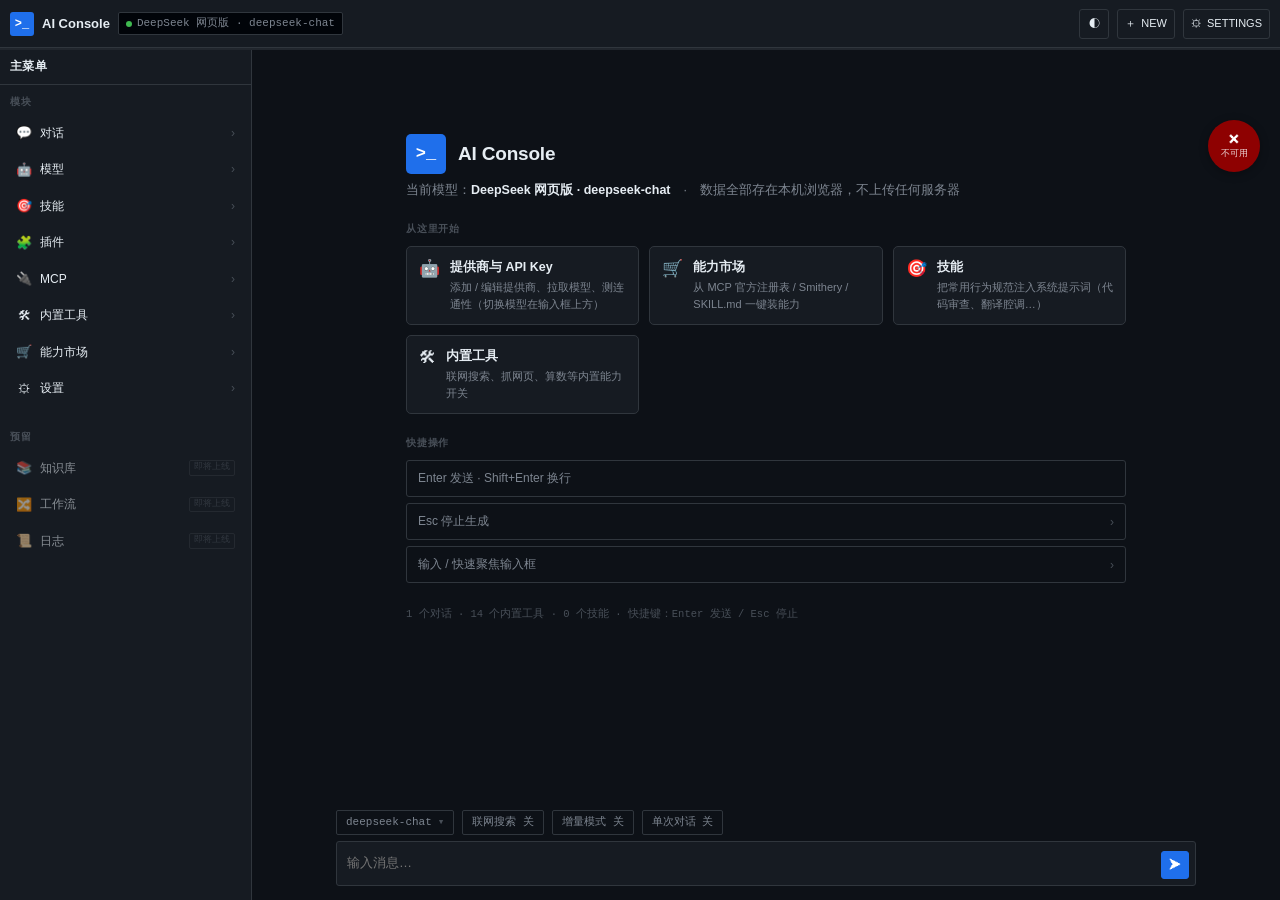
<file: ai.html>
<!DOCTYPE html>
<html lang="zh-CN" data-theme="auto">
<head>
<meta charset="UTF-8">
<meta name="viewport" content="width=device-width, initial-scale=1.0, maximum-scale=1.0, user-scalable=no">
<title>AI 工具箱</title>
<style>
:root{
  --bg:#0d1117; --bg-elev:#161b22; --bg-sunken:#010409;
  --fg:#e6edf3; --fg-dim:#7d8590; --fg-faint:#484f58;
  --line:#30363d; --line-strong:#21262d;
  --acc:#58a6ff; --acc-dim:#1f6feb; --acc-bg:rgba(88,166,255,.10);
  --ok:#3fb950; --warn:#d29922; --err:#f85149;
  --mono:ui-monospace,SFMono-Regular,"SF Mono",Menlo,Consolas,"Liberation Mono",monospace;
  --sans:-apple-system,BlinkMacSystemFont,"Segoe UI","Noto Sans SC",sans-serif;
  --r:3px; --r-lg:5px;
  /* 兼容别名：早期代码里散落着 --danger/--fg2/--bg2/--border 这套名字，
     它们从未定义过，导致「错误提示不变红、工具结果底色透明、思考框没边框」。
     统一别名到现行设计令牌，随明暗主题自动切换。 */
  --danger:var(--err); --fg2:var(--fg-dim); --bg2:var(--bg-elev); --border:var(--line);
  --sh-1:0 1px 2px rgba(0,0,0,.3);
  --sh-2:0 10px 30px rgba(0,0,0,.4);
}
:root[data-theme=light]{
  --bg:#ffffff; --bg-elev:#f6f8fa; --bg-sunken:#eaeef2;
  --fg:#1f2328; --fg-dim:#656d76; --fg-faint:#8c959f;
  --line:#d0d7de; --line-strong:#afb8c1;
  --acc:#0969da; --acc-dim:#0550ae; --acc-bg:rgba(9,105,218,.08);
  --ok:#1a7f37; --warn:#9a6700; --err:#cf222e;
}
*{margin:0;padding:0;box-sizing:border-box;-webkit-tap-highlight-color:transparent}
body{
  font-family:var(--sans);font-size:13px;line-height:1.5;
  background:var(--bg);color:var(--fg);
  height:100dvh;display:flex;flex-direction:column;overflow:hidden;
  -webkit-font-smoothing:antialiased;
}
button,input,select,textarea{font-family:inherit;font-size:13px}
::selection{background:var(--acc-bg);color:var(--fg)}
::-webkit-scrollbar{width:10px;height:10px}
::-webkit-scrollbar-track{background:transparent}
::-webkit-scrollbar-thumb{background:var(--line);border:2px solid var(--bg);border-radius:0}
::-webkit-scrollbar-thumb:hover{background:var(--fg-faint)}

/* ===== 按钮：硬边、方角 ===== */
.btn{
  display:inline-flex;align-items:center;justify-content:center;gap:5px;
  padding:4px 10px;border:1px solid var(--line);border-radius:var(--r);
  background:var(--bg-elev);color:var(--fg);font-size:12px;font-weight:500;
  cursor:pointer;transition:background .1s,border-color .1s;white-space:nowrap;line-height:1.6;
}
.btn:hover{background:var(--line-strong);border-color:var(--fg-faint)}
.btn.primary{background:var(--acc-dim);border-color:var(--acc-dim);color:#fff}
.btn.primary:hover{background:var(--acc)}
.btn.danger{color:var(--err)}
.btn.danger:hover{background:rgba(248,81,73,.12);border-color:var(--err)}
.btn.small{padding:2px 7px;font-size:11px}
.btn:disabled{opacity:.4;cursor:not-allowed}

/* ===== 顶栏 ===== */
.topbar{
  height:48px;display:flex;align-items:center;gap:8px;padding:0 10px;
  border-bottom:1px solid var(--line);background:var(--bg-elev);flex-shrink:0;z-index:50;
}
.brand{display:flex;align-items:center;gap:8px;min-width:0;flex-shrink:0}
.logo{
  width:24px;height:24px;border-radius:var(--r);display:grid;place-items:center;
  background:var(--acc-dim);color:#fff;font-size:12px;font-weight:700;flex-shrink:0;font-family:var(--mono);
}
.brand h1{font-size:13px;font-weight:600;letter-spacing:0;white-space:nowrap}
.brand small{display:none}
.topbar .sp{flex:1;min-width:4px}
.topbar .btn{min-height:30px}
.topbar .btn.icon{width:30px;padding:0;justify-content:center}
.chip{
  font-size:11px;padding:2px 7px;border-radius:2px;font-family:var(--mono);
  background:var(--bg-sunken);color:var(--fg-dim);border:1px solid var(--line);
  white-space:nowrap;overflow:hidden;text-overflow:ellipsis;max-width:36vw;
  display:inline-flex;align-items:center;gap:5px;flex-shrink:1;min-width:0;
}
.chip #statusText{overflow:hidden;text-overflow:ellipsis;white-space:nowrap;min-width:0}
.chip .cdot{width:6px;height:6px;border-radius:50%;background:var(--ok);flex-shrink:0}
.chip.off{color:var(--fg-faint);border-style:dashed;background:transparent}
.chip.off .cdot{background:var(--fg-faint)}
.chip.busy .cdot{background:var(--warn)}
.chip.tap{cursor:pointer}
.chip.tap:hover{border-color:var(--fg-faint);color:var(--fg)}
@media(max-width:680px){
  .brand h1{display:none}          /* 窄屏只留 logo：标题折行是顶栏错位的根源 */
  .chip{max-width:30vw}
  #ctxChip{display:none !important} /* 窄屏用顶部那条 ctxbar 表示用量，省出空间 */
  .topbar .lbl{display:none}       /* NEW / SETTINGS 收成图标按钮 */
}

/* ===== 布局 ===== */
.layout{display:flex;flex:1;overflow:hidden}
.sidebar{
  width:252px;flex-shrink:0;background:var(--bg-elev);border-right:1px solid var(--line);
  display:flex;flex-direction:column;overflow:hidden;
}
.sidebar-scroll{flex:1;overflow-y:auto}
.panel{border-bottom:1px solid var(--line);padding:10px}
.panel h3{
  font-size:10px;font-weight:600;color:var(--fg-dim);letter-spacing:.08em;
  text-transform:uppercase;display:flex;align-items:center;gap:6px;margin-bottom:8px;
  font-family:var(--mono);
}
.panel h3 .sp{flex:1}

/* 会话 / 提供商列表 */
.session-list{max-height:220px;overflow-y:auto;margin:-2px}
.session-item{
  display:flex;align-items:center;gap:7px;padding:5px 8px;border-radius:var(--r);
  cursor:pointer;font-size:12px;border-left:2px solid transparent;
}
.session-item:hover{background:var(--line-strong)}
.session-item.active{background:var(--acc-bg);border-left-color:var(--acc);color:var(--acc)}
.session-item .t{flex:1;overflow:hidden;text-overflow:ellipsis;white-space:nowrap}
.session-item .cnt{font-size:9px;font-family:var(--mono);color:var(--fg-faint);border:1px solid var(--line);border-radius:2px;padding:0 4px;flex-shrink:0}
.session-item .del{opacity:0;color:var(--fg-dim);border:0;background:transparent;padding:0 2px;font-size:13px}
.session-item:hover .del,.session-item.active .del{opacity:.6}
.session-item .del:hover{opacity:1;color:var(--acc)}
.session-item .del.risk:hover{color:var(--err)}
/* 触屏没有 hover，操作按钮常显，否则根本点不到 */
@media(hover:none){.session-item .del{opacity:.5}}
.dot{width:6px;height:6px;border-radius:0;background:var(--ok);flex-shrink:0}
.dot.off{background:var(--fg-faint)}
/* 提供商管理行：上行信息 + 下行操作，避免「点一下就弹设置」 */
.provider-row{
  border:1px solid var(--line);border-radius:var(--r);margin-bottom:6px;overflow:hidden;
  background:var(--bg);
}
.provider-row.inuse{border-color:var(--acc);background:var(--acc-bg)}
.pr-main{display:flex;align-items:center;gap:7px;padding:7px 9px;cursor:pointer;font-size:12px}
.pr-main:hover{background:var(--line-strong)}
.pr-n{font-weight:600;overflow:hidden;text-overflow:ellipsis;white-space:nowrap;flex-shrink:0;max-width:52%}
.pr-meta{font-size:10px;color:var(--fg-faint);font-family:var(--mono);margin-left:auto;overflow:hidden;text-overflow:ellipsis;white-space:nowrap}
.pr-acts{display:flex;gap:6px;align-items:center;padding:0 9px 7px}
.pr-def{font-size:10px;font-family:var(--mono);color:var(--acc);border:1px solid var(--acc);border-radius:2px;padding:1px 6px}
.model-sel,.panel select,.panel input{
  width:100%;padding:4px 8px;background:var(--bg);border:1px solid var(--line);
  border-radius:var(--r);color:var(--fg);font-family:var(--mono);font-size:11px;margin-top:6px;
}

/* ===== 主区 ===== */
.main{flex:1;display:flex;flex-direction:column;min-width:0;background:var(--bg)}
.msgs{flex:1;overflow-y:auto;padding:20px 0 8px}
.msg{max-width:860px;margin:0 auto 14px;padding:0 20px;display:flex;flex-direction:column;width:100%}
.msg .role{
  font-size:10px;font-weight:600;color:var(--fg-faint);margin-bottom:5px;
  letter-spacing:.08em;text-transform:uppercase;font-family:var(--mono);
}
.msg .bubble{font-size:13px;line-height:1.7;overflow-wrap:anywhere;white-space:pre-wrap}
.msg.user .bubble{white-space:pre-wrap}
.msg .bubble>*:not(:last-child){margin-bottom:.6em}
.msg.user .bubble{
  background:var(--bg-elev);border-left:2px solid var(--line-strong);
  padding:6px 10px;border-radius:0 var(--r) var(--r) 0;
}

/* 代码块 */
.bubble pre{
  background:var(--bg-sunken);border:1px solid var(--line);border-radius:var(--r);
  padding:10px 12px;overflow-x:auto;margin:8px 0;font-family:var(--mono);font-size:12px;
  line-height:1.55;white-space:pre;position:relative;
}
.bubble code{font-family:var(--mono);font-size:.9em;background:var(--bg-elev);padding:1px 4px;border-radius:2px;border:1px solid var(--line-strong)}
.bubble pre code{background:none;padding:0;border:0;font-size:12px}
.codebar{
  display:flex;align-items:center;gap:8px;font-family:var(--mono);font-size:10px;
  color:var(--fg-dim);background:var(--bg-elev);border:1px solid var(--line);border-bottom:0;
  border-radius:var(--r) var(--r) 0 0;padding:4px 10px;margin:8px 0 -8px;
}
.codebar .lang{color:var(--acc)}
.codebar .sp{flex:1}
.codebar button{background:none;border:0;color:var(--fg-dim);cursor:pointer;font-size:10px;font-family:var(--mono);padding:0}
.codebar button:hover{color:var(--acc)}

/* 工具调用 */
.msg .tool-call{
  margin-top:5px;font-size:11px;color:var(--fg-dim);background:var(--bg-elev);
  border:1px solid var(--line);border-left:2px solid var(--warn);border-radius:0 var(--r) var(--r) 0;
  padding:5px 9px;font-family:var(--mono);overflow-x:auto;white-space:pre-wrap;
}
.msg .tool-call.ok{border-left-color:var(--ok)}
.reasoning summary{font-family:var(--mono);font-size:11px;color:var(--fg-dim);cursor:pointer}

/* ===== 输入区 ===== */
.inputbar{padding:0 20px 14px}
.inputwrap{
  max-width:860px;margin:0 auto;display:flex;gap:6px;align-items:flex-end;
  background:var(--bg-elev);border:1px solid var(--line);border-radius:var(--r);padding:6px 6px 6px 10px;
}
.inputwrap:focus-within{border-color:var(--acc);box-shadow:0 0 0 1px var(--acc)}
#input{
  border:0;background:transparent;resize:none;max-height:180px;padding:5px 0;
  outline:none;color:var(--fg);font-size:13px;line-height:1.6;white-space:pre-wrap;width:100%;
}
.send-btn{
  width:28px;height:28px;border:1px solid var(--acc-dim);border-radius:var(--r);
  background:var(--acc-dim);color:#fff;font-size:12px;flex-shrink:0;cursor:pointer;
  display:grid;place-items:center;
}
.send-btn:hover{background:var(--acc)}
.send-btn:disabled{opacity:.4}

/* ===== 弹窗 ===== */
.modal-mask{
  position:fixed;inset:0;background:rgba(1,4,9,.75);display:none;
  align-items:flex-start;justify-content:center;z-index:80;padding:6vh 16px 16px;
}
.modal-mask.open{display:flex}
.modal{
  width:min(620px,100%);max-height:86dvh;overflow:auto;background:var(--bg-elev);
  border:1px solid var(--line);border-radius:var(--r-lg);box-shadow:0 16px 48px rgba(0,0,0,.55);
}
.modal h2{
  font-size:13px;font-weight:600;padding:12px 16px;border-bottom:1px solid var(--line);
  font-family:var(--mono);display:flex;align-items:center;gap:8px;
}
.modal .sub{font-size:11px;color:var(--fg-dim);padding:10px 16px 0;margin:0}
.modal .tab-pane{padding:14px 16px}
.modal .form-actions{
  padding:12px 16px;border-top:1px solid var(--line);display:flex;
  justify-content:flex-end;gap:6px;margin:0;background:var(--bg);
  position:sticky;bottom:0;
}

/* 标签页 */
.tabs{display:flex;gap:0;background:var(--bg);border-bottom:1px solid var(--line);padding:0 8px}
.tabs button{
  border:0;background:transparent;color:var(--fg-dim);border-radius:0;
  padding:9px 12px;font-size:12px;font-weight:500;cursor:pointer;
  border-bottom:2px solid transparent;margin-bottom:-1px;font-family:var(--mono);
}
.tabs button:hover{color:var(--fg)}
.tabs button.on{color:var(--acc);border-bottom-color:var(--acc)}
.tab-pane{display:none}
.tab-pane.on{display:block}

/* 表单 */
.form-row{margin-bottom:14px}
.form-row label{display:block;font-size:11px;font-weight:600;color:var(--fg-dim);margin-bottom:5px;font-family:var(--mono);text-transform:uppercase;letter-spacing:.05em}
.form-row input,.form-row select,.form-row textarea{
  width:100%;padding:6px 9px;background:var(--bg);border:1px solid var(--line);
  border-radius:var(--r);color:var(--fg);font-size:12px;outline:none;font-family:var(--mono);
}
.form-row input:focus,.form-row select:focus,.form-row textarea:focus{border-color:var(--acc);box-shadow:0 0 0 1px var(--acc)}
.form-row input[type=range]{padding:0;border:0;background:transparent;height:20px;accent-color:var(--acc);box-shadow:none!important}
.form-row input[type=checkbox]{width:auto;accent-color:var(--acc)}
.hint{font-size:11px;color:var(--fg-faint);margin-top:5px;line-height:1.5}

/* 工具列表 */
.tool-item{
  display:flex;align-items:center;gap:8px;padding:7px 0;
  border-bottom:1px solid var(--line-strong);font-size:12px;
}
.tool-item:last-child{border-bottom:0}
.tool-item .n{flex:1;font-family:var(--mono);font-size:11px}
.switch{position:relative;width:30px;height:16px;flex-shrink:0}
.switch input{opacity:0;width:0;height:0}
.slider{position:absolute;inset:0;background:var(--line);border-radius:2px;cursor:pointer}
.slider:before{content:"";position:absolute;height:12px;width:12px;left:2px;top:2px;background:var(--fg-dim);border-radius:1px;transition:.12s}
.switch input:checked+.slider{background:var(--acc-dim)}
.switch input:checked+.slider:before{transform:translateX(14px);background:#fff}

/* 空状态 */
.empty{max-width:520px;margin:16vh auto;text-align:center;color:var(--fg-dim);padding:0 20px}
.empty .big{font-size:32px;margin-bottom:10px;font-family:var(--mono);color:var(--fg-faint)}
.empty h2{color:var(--fg);font-size:15px;margin-bottom:6px;font-family:var(--mono);font-weight:600}
.empty code{font-family:var(--mono);font-size:11px;background:var(--bg-elev);padding:2px 6px;border:1px solid var(--line);border-radius:2px;color:var(--acc)}

/* ===== 欢迎屏（新建/空会话）===== */
.welcome{max-width:760px;margin:0 auto;padding:min(9vh,64px) 20px 20px}
.wc-hero{display:flex;align-items:center;gap:12px;margin-bottom:6px}
.wc-logo{
  width:40px;height:40px;border-radius:var(--r-lg);display:grid;place-items:center;flex-shrink:0;
  background:var(--acc-dim);color:#fff;font-family:var(--mono);font-weight:700;font-size:17px;
}
.wc-hero h2{font-size:19px;font-weight:650;letter-spacing:-.01em;line-height:1.25}
.wc-sub{color:var(--fg-dim);font-size:12.5px;margin:2px 0 22px;line-height:1.6}
.wc-sub b{color:var(--fg);font-weight:600}
.wc-warn{
  display:flex;gap:9px;align-items:flex-start;margin:0 0 18px;padding:10px 12px;font-size:12px;
  background:var(--bg-elev);border:1px solid var(--line);border-left:2px solid var(--warn);border-radius:0 var(--r) var(--r) 0;
}
.wc-warn .t{flex:1;color:var(--fg-dim);line-height:1.6}
.wc-warn b{color:var(--fg)}
.wc-grid{display:grid;grid-template-columns:repeat(auto-fit,minmax(210px,1fr));gap:10px;margin-bottom:22px}
.wc-card{
  text-align:left;display:flex;gap:10px;align-items:flex-start;padding:12px;
  background:var(--bg-elev);border:1px solid var(--line);border-radius:var(--r-lg);
  cursor:pointer;transition:border-color .12s,transform .12s,background .12s;color:inherit;font-family:inherit;
}
.wc-card:hover{border-color:var(--acc);background:var(--acc-bg);transform:translateY(-1px)}
.wc-card .ic{font-size:17px;line-height:1.2;flex-shrink:0}
.wc-card .tx{flex:1;min-width:0;display:block}
.wc-card .tt{display:block;font-size:12.5px;font-weight:600;color:var(--fg);margin-bottom:3px}
.wc-card .dd{display:block;font-size:11px;color:var(--fg-dim);line-height:1.5}
.wc-sec{font-size:10px;font-weight:600;color:var(--fg-faint);letter-spacing:.08em;text-transform:uppercase;font-family:var(--mono);margin:0 0 9px}
.wc-list{display:flex;flex-direction:column;gap:6px}
.wc-chip{
  display:flex;align-items:center;gap:9px;padding:9px 11px;font-size:12px;text-align:left;
  background:transparent;border:1px solid var(--line);border-radius:var(--r);color:var(--fg-dim);
  cursor:pointer;font-family:inherit;transition:border-color .12s,color .12s;
}
.wc-chip:hover{border-color:var(--acc);color:var(--fg)}
.wc-chip .ar{margin-left:auto;color:var(--fg-faint)}
.wc-foot{margin-top:22px;font-size:10.5px;color:var(--fg-faint);font-family:var(--mono);line-height:1.8}

/* ===== 消息操作条 ===== */
.msg-acts{display:flex;gap:4px;margin-top:7px;opacity:0;transition:opacity .12s;flex-wrap:wrap}
.msg:hover .msg-acts,.msg-acts:focus-within{opacity:1}
.msg-acts .a{
  font-size:10.5px;font-family:var(--mono);padding:2px 7px;border-radius:2px;cursor:pointer;
  background:transparent;border:1px solid var(--line);color:var(--fg-dim);line-height:1.6;
}
.msg-acts .a:hover{color:var(--acc);border-color:var(--acc)}
.msg-acts .a.danger:hover{color:var(--err);border-color:var(--err)}
@media(hover:none){.msg-acts{opacity:1}}   /* 触屏没有 hover，常显 */

/* ===== 回到底部 ===== */
.to-bottom{
  position:absolute;right:18px;bottom:74px;z-index:30;width:32px;height:32px;border-radius:50%;
  display:none;place-items:center;cursor:pointer;font-size:13px;
  background:var(--bg-elev);border:1px solid var(--line);color:var(--fg-dim);box-shadow:var(--sh-1);
}
.to-bottom.show{display:grid}
.to-bottom:hover{color:var(--acc);border-color:var(--acc)}
.main{position:relative}

/* ===== 模型选择浮层（主流形态：桌面下拉 / 手机底部抽屉）===== */
.mp-mask{position:fixed;inset:0;z-index:90;display:none}
.mp-mask.open{display:block}
.mp{
  position:absolute;top:54px;right:10px;width:360px;max-width:calc(100vw - 20px);
  max-height:min(70dvh,540px);display:flex;flex-direction:column;overflow:hidden;
  background:var(--bg-elev);border:1px solid var(--line);border-radius:var(--r-lg);
  box-shadow:var(--sh-2);z-index:95;
}
.mp-head{padding:9px 10px;border-bottom:1px solid var(--line);display:flex;gap:7px;align-items:center}
.mp-head input{
  flex:1;min-width:0;background:var(--bg-sunken);border:1px solid var(--line);
  border-radius:var(--r);padding:6px 9px;color:var(--fg);font-size:12px;outline:none;
}
.mp-head input:focus{border-color:var(--acc)}
.mp-body{overflow-y:auto;padding:4px 0;flex:1}
.mp-grp{
  font-size:10px;font-family:var(--mono);color:var(--fg-faint);letter-spacing:.06em;
  text-transform:uppercase;padding:9px 12px 4px;display:flex;align-items:center;gap:6px;
}
.mp-grp .k{margin-left:auto;font-size:9px;border:1px solid var(--line);border-radius:2px;padding:0 4px;text-transform:none}
.mp-grp .k.warn{color:var(--warn);border-color:var(--warn)}
.mp-item{
  display:flex;align-items:center;gap:9px;padding:8px 12px;cursor:pointer;
  font-size:12.5px;color:var(--fg);border:0;background:transparent;width:100%;text-align:left;font-family:inherit;
}
.mp-item:hover{background:var(--line-strong)}
.mp-item.on{color:var(--acc);background:var(--acc-bg)}
.mp-item .mn{flex:1;min-width:0;overflow:hidden;text-overflow:ellipsis;white-space:nowrap}
.mp-item .mk{color:var(--acc);font-size:12px;flex-shrink:0}
.mp-empty{padding:16px 12px;color:var(--fg-faint);font-size:12px;text-align:center;line-height:1.7}
.mp-foot{border-top:1px solid var(--line);padding:8px 10px;display:flex;gap:6px;align-items:center}
.mp-foot .sp{flex:1}
@media(max-width:680px){
  .mp{position:fixed;top:auto;left:0;right:0;bottom:0;width:auto;max-width:none;border-radius:var(--r-lg) var(--r-lg) 0 0;max-height:76dvh}
}

/* ===== 输入区上方的当前模型（主流做法：就手可切）===== */
.inputmeta{max-width:860px;margin:0 auto 6px;display:flex;align-items:center;gap:8px;min-width:0;flex-wrap:wrap}
.model-btn{
  display:inline-flex;align-items:center;gap:6px;font-size:11px;font-family:var(--mono);
  background:transparent;border:1px solid var(--line);color:var(--fg-dim);border-radius:2px;
  padding:3px 9px;cursor:pointer;min-width:0;max-width:70%;line-height:1.6;
}
.model-btn:hover{color:var(--acc);border-color:var(--acc)}
.model-btn .mb-t{overflow:hidden;text-overflow:ellipsis;white-space:nowrap;min-width:0}
/* 三个开关按钮：窄屏允许换行，且不必为了挤在一行而截断文字 */
.model-btn.search-toggle{flex:0 0 auto;max-width:none}
.model-btn.search-toggle .mb-t{overflow:visible;text-overflow:clip}
.model-btn .mb-c{color:var(--fg-faint);flex-shrink:0}
/* 联网搜索开关：关闭态沿用 model-btn 的灰底，开启态用强调色 */
.model-btn.search-toggle[hidden]{display:none}
.model-btn.search-toggle.on{color:var(--acc);border-color:var(--acc);background:var(--bg-elev)}
.inputmeta .hint{margin:0;flex-shrink:0}

/* 提示条 */
.toast{
  position:fixed;left:50%;bottom:20px;transform:translateX(-50%) translateY(8px);
  background:var(--bg-sunken);color:var(--fg);padding:7px 13px;border-radius:var(--r);
  border:1px solid var(--line);opacity:0;pointer-events:none;transition:.15s;
  z-index:90;font-size:12px;font-family:var(--mono);box-shadow:0 8px 24px rgba(0,0,0,.5);
}
.toast.show{opacity:1;transform:translateX(-50%) translateY(0)}

/* 上下文用量条 */
.ctxbar{height:2px;background:var(--line-strong);flex-shrink:0}
.ctxbar i{display:block;height:100%;background:var(--acc);width:0;transition:width .3s}
.ctxbar.warn i{background:var(--warn)}
.ctxbar.err i{background:var(--err)}

.menu-btn,.sidebar-backdrop{display:none}
@media(max-width:860px){
  .menu-btn{display:inline-flex}
  .sidebar{position:fixed;inset:44px auto 0 0;z-index:70;transform:translateX(-105%);width:min(84vw,300px);transition:transform .15s}
  .sidebar.open{transform:none}
  .sidebar-backdrop{display:block;position:fixed;inset:0;background:rgba(1,4,9,.6);z-index:60;opacity:0;pointer-events:none}
  .sidebar-backdrop.open{opacity:1;pointer-events:auto}
  .msg{padding:0 12px}
  .inputbar{padding:0 12px 12px}
}

/* AI 思考中跳动点 */
.typing-dot{display:inline-flex;gap:4px;align-items:center;margin-left:6px;vertical-align:middle}
.typing-dot i{width:5px;height:5px;background:var(--acc);border-radius:50%;display:inline-block;animation:tdot 1.2s infinite ease-in-out}
.typing-dot i:nth-child(2){animation-delay:.15s}
.typing-dot i:nth-child(3){animation-delay:.3s}
@keyframes tdot{0%,80%,100%{transform:scale(.6);opacity:.4}40%{transform:scale(1);opacity:1}}

/* 工具执行中旋转圈 */
.tc-spin{display:inline-block;width:10px;height:10px;border:1.5px solid var(--line-strong);border-top-color:var(--acc);border-radius:50%;animation:tcspin .8s linear infinite;vertical-align:-1px;margin-right:4px}
@keyframes tcspin{to{transform:rotate(360deg)}}
/* ===== 左侧模块导航 ===== */
.sb-head{display:flex;align-items:center;gap:8px;padding:8px 10px;border-bottom:1px solid var(--line);background:var(--bg-elev);flex-shrink:0}
.sb-head span{font-size:12px;font-weight:600;font-family:var(--mono);color:var(--fg);letter-spacing:.04em}
.sb-sec{font-size:10px;font-weight:600;color:var(--fg-faint);letter-spacing:.08em;text-transform:uppercase;padding:10px 10px 4px;font-family:var(--mono)}
.sb-mod{display:flex;align-items:center;gap:8px;padding:8px 10px;margin:1px 6px;border-radius:var(--r);cursor:pointer;font-size:12px;color:var(--fg);transition:background .1s}
.sb-mod:hover{background:var(--line-strong)}
.sb-mod .sb-ico{width:16px;text-align:center;font-size:13px;flex-shrink:0}
.sb-mod .sb-t{flex:1;overflow:hidden;text-overflow:ellipsis;white-space:nowrap}
.sb-mod .sb-ar{color:var(--fg-faint);font-size:12px}
.sb-mod.soon{opacity:.55;cursor:not-allowed}
.sb-mod .sb-soon{font-size:9px;color:var(--fg-faint);border:1px solid var(--line);padding:0 4px;border-radius:2px;font-family:var(--mono)}
.sb-view{display:block}
.sb-view .panel{border-bottom:0;padding:10px}
.sb-tool-item{display:flex;align-items:center;gap:8px;padding:7px 4px;border-bottom:1px solid var(--line-strong);font-size:12px}
.sb-tool-item:last-child{border-bottom:0}
.sb-tool-item .n{flex:1;font-family:var(--mono);font-size:11px;overflow:hidden;text-overflow:ellipsis;white-space:nowrap}
.sb-tool-item .d{font-size:10px;color:var(--fg-faint);max-width:120px;overflow:hidden;text-overflow:ellipsis;white-space:nowrap}
.sb-empty{font-size:12px;color:var(--fg-faint);padding:8px 4px;font-family:var(--mono)}
/* ===== 技能与能力市场 ===== */
.mk-item{display:flex;align-items:flex-start;gap:8px;padding:8px 6px;border-bottom:1px solid var(--line-strong)}
.mk-item:last-child{border-bottom:0}
.mk-item input[type=checkbox]{margin-top:2px;accent-color:var(--acc);flex-shrink:0}
.mk-item .mk-c{flex:1;min-width:0}
.mk-item .mk-n{font-size:12px;font-weight:600;display:flex;align-items:center;gap:6px;flex-wrap:wrap}
.mk-item .mk-d{font-size:11px;color:var(--fg-faint);margin-top:3px;line-height:1.5}
.mk-badge{font-size:9px;padding:0 4px;border-radius:2px;font-family:var(--mono);border:1px solid var(--line);color:var(--fg-dim)}
.mk-badge.skill{color:var(--acc);border-color:var(--acc)}
.mk-badge.mcp{color:var(--warn);border-color:var(--warn)}
.mk-badge.plugin{color:var(--ok);border-color:var(--ok)}
.mk-note{font-size:11px;color:var(--fg-faint);margin:8px 0 4px;font-family:var(--mono)}
.mk-bar{display:flex;gap:6px;flex-wrap:wrap;margin-top:8px}
.mk-scroll{max-height:44dvh;overflow-y:auto;border:1px solid var(--line);border-radius:var(--r);padding:2px 8px;background:var(--bg)}
.preset-row{display:flex;gap:6px;flex-wrap:wrap;margin-top:6px}
.sb-skill{padding:7px 4px;border-bottom:1px solid var(--line-strong)}
.sb-skill:last-child{border-bottom:0}
.sb-skill .sk-h{display:flex;align-items:center;gap:6px}
.sb-skill .sk-n{flex:1;font-size:12px;font-weight:600;overflow:hidden;text-overflow:ellipsis;white-space:nowrap}
.sb-skill .sk-d{font-size:11px;color:var(--fg-faint);margin-top:2px;line-height:1.4}
.sb-skill .sk-p{font-size:10px;color:var(--fg-faint);font-family:var(--mono);margin-top:3px}
@media(max-width:860px){.mk-scroll{max-height:38dvh}}
</style>
<body>
<div class="topbar">
  <button class="btn menu-btn" id="menuBtn" aria-label="菜单">☰</button>
  <div class="brand"><span class="logo">&gt;_</span><h1>AI Console</h1></div>
  <span class="chip off tap" id="statusChip" title="点这里切换模型 / 查看配置"><span class="cdot"></span><span id="statusText">未配置</span></span>
  <span class="chip" id="ctxChip" style="display:none">CTX 0%</span>
  <span class="sp"></span>
  <button class="btn small icon" id="btnTheme" title="切换主题" aria-label="切换主题">◐</button>
  <button class="btn small" id="btnNew" title="新建对话">＋<span class="lbl"> NEW</span></button>
  <button class="btn small" id="btnSettings" title="设置">⚙<span class="lbl"> SETTINGS</span></button>
</div>
<div class="ctxbar" id="ctxbar"><i></i></div>
<div class="layout">
  <div class="sidebar-backdrop" id="sbBackdrop"></div>
  <aside class="sidebar" id="sidebar">
  <div class="sb-head">
    <button class="btn small" id="sbBack" style="display:none">← 返回</button>
    <span id="sbTitle">主菜单</span>
  </div>
  <div class="sidebar-scroll">
    <!-- 主菜单 -->
    <div class="sb-view" id="sbHome">
      <div class="sb-sec">模块</div>
      <div class="sb-mod" data-view="chats"><span class="sb-ico">💬</span><span class="sb-t">对话</span><span class="sb-ar">›</span></div>
      <div class="sb-mod" data-view="models"><span class="sb-ico">🤖</span><span class="sb-t">模型</span><span class="sb-ar">›</span></div>
      <div class="sb-mod" data-view="skills"><span class="sb-ico">🎯</span><span class="sb-t">技能</span><span class="sb-ar">›</span></div>
      <div class="sb-mod" data-view="plugins"><span class="sb-ico">🧩</span><span class="sb-t">插件</span><span class="sb-ar">›</span></div>
      <div class="sb-mod" data-view="mcp"><span class="sb-ico">🔌</span><span class="sb-t">MCP</span><span class="sb-ar">›</span></div>
      <div class="sb-mod" data-view="builtin"><span class="sb-ico">🛠</span><span class="sb-t">内置工具</span><span class="sb-ar">›</span></div>
      <div class="sb-mod" data-view="market"><span class="sb-ico">🛒</span><span class="sb-t">能力市场</span><span class="sb-ar">›</span></div>
      <div class="sb-mod" data-view="settings"><span class="sb-ico">⚙</span><span class="sb-t">设置</span><span class="sb-ar">›</span></div>
      <div class="sb-sec" style="margin-top:14px">预留</div>
      <div class="sb-mod soon" data-view="kb"><span class="sb-ico">📚</span><span class="sb-t">知识库</span><span class="sb-soon">即将上线</span></div>
      <div class="sb-mod soon" data-view="wf"><span class="sb-ico">🔀</span><span class="sb-t">工作流</span><span class="sb-soon">即将上线</span></div>
      <div class="sb-mod soon" data-view="logs"><span class="sb-ico">📜</span><span class="sb-t">日志</span><span class="sb-soon">即将上线</span></div>
    </div>
    <!-- 对话 -->
    <div class="sb-view" id="sbChats" style="display:none">
      <section class="panel">
        <h3>CHATS<span class="sp"></span><button class="btn small" id="btnExportChat" title="导出当前对话为 Markdown">导出</button><button class="btn small" id="btnNew2">＋</button></h3>
        <div class="session-list" id="sessionList"></div>
      </section>
    </div>
    <!-- 提供商管理（只管增删改；模型「选择」在对话区） -->
    <div class="sb-view" id="sbModels" style="display:none">
      <section class="panel">
        <h3>提供商<span class="sp"></span><button class="btn small" id="btnAddProvider">添加</button></h3>
        <div class="hint" style="margin:0 0 8px">这里只负责配置与增删改。日常切换模型请在对话输入框上方点模型名。</div>
        <div id="providerList"></div>
        <div id="toolStatus" class="hint" style="margin-top:8px"></div>
      </section>
    </div>
    <!-- 插件 -->
    <div class="sb-view" id="sbPlugins" style="display:none">
      <section class="panel">
        <h3>PLUGINS<span class="sp"></span><button class="btn small" id="btnAddPlugin2">添加</button></h3>
        <div id="sbPluginList"></div>
      </section>
    </div>
    <!-- MCP -->
    <div class="sb-view" id="sbMcp" style="display:none">
      <section class="panel">
        <h3>MCP SERVERS<span class="sp"></span><button class="btn small" id="btnAddMcp2">添加</button></h3>
        <div id="sbMcpList"></div>
      </section>
    </div>
    <!-- 内置工具 -->
    <div class="sb-view" id="sbBuiltin" style="display:none">
      <section class="panel">
        <h3>BUILTIN TOOLS</h3>
        <div id="sbBuiltinList"></div>
      </section>
    </div>
    <!-- 技能 -->
    <div class="sb-view" id="sbSkills" style="display:none">
      <section class="panel">
        <h3>SKILLS<span class="sp"></span><button class="btn small" id="btnMarketSkill">市场</button><button class="btn small" id="btnAddSkill">添加</button></h3>
        <div id="sbSkillList"></div>
      </section>
    </div>
    <!-- 能力市场 -->
    <div class="sb-view" id="sbMarket" style="display:none">
      <section class="panel">
        <h3>MARKET</h3>
        <div class="sb-mod" data-mk="skill" style="margin:1px 0"><span class="sb-ico">🎯</span><span class="sb-t">技能市场</span><span class="sb-ar">›</span></div>
        <div class="sb-mod" data-mk="mcp" style="margin:1px 0"><span class="sb-ico">🔌</span><span class="sb-t">MCP 市场</span><span class="sb-ar">›</span></div>
        <div class="sb-mod" data-mk="plugin" style="margin:1px 0"><span class="sb-ico">🧩</span><span class="sb-t">插件市场</span><span class="sb-ar">›</span></div>
        <div class="hint" style="margin-top:10px">支持 MCP 官方注册表、Smithery、PulseMCP、SKILL.md、OpenAPI 等格式，也可填入任意链接自动识别。</div>
      </section>
    </div>
    <!-- 设置 -->
    <div class="sb-view" id="sbSettings" style="display:none">
      <section class="panel">
        <h3>SETTINGS</h3>
        <div id="sbSettingsList"></div>
      </section>
    </div>
  </div>
</aside>
  <main class="main">
    <div class="msgs" id="msgs"></div>
    <button class="to-bottom" id="toBottom" title="回到底部" aria-label="回到底部">↓</button>
    <div class="inputbar">
      <div class="inputmeta">
        <button class="model-btn" id="modelBtn" title="切换模型"><span class="mb-t" id="modelBtnText">未配置模型</span><span class="mb-c">▾</span></button>
        <button class="model-btn search-toggle" id="searchToggle" title="联网搜索" type="button"><span class="mb-t" id="searchToggleText">联网搜索 关</span></button>
        <button class="model-btn search-toggle" id="incrementalToggle" title="增量模式" type="button"><span class="mb-t" id="incrementalToggleText">增量模式 关</span></button>
        <button class="model-btn search-toggle" id="singleChatToggle" title="单次对话" type="button"><span class="mb-t" id="singleChatToggleText">单次对话 关</span></button>
        <span class="hint" id="inputHint"></span>
      </div>
      <div class="inputwrap">
        <textarea id="input" placeholder="输入消息…" rows="1"></textarea>
        <button class="send-btn" id="sendBtn" title="发送">➤</button>
        <button class="send-btn" id="stopBtn" title="停止生成" style="display:none;background:var(--danger)">■</button>
      </div>
    </div>
  </main>
</div>


<div class="modal-mask" id="providerModal">
  <div class="modal">
    <h2 id="providerModalTitle">添加提供商</h2>
    <p class="sub">填写 OpenAI 兼容接口。商汤、OpenAI 等会自动经代理访问。</p>
    <div class="tabs"><button type="button" class="on" data-tab="p-basic">连接</button><button type="button" data-tab="p-model">模型</button><button type="button" data-tab="p-adv">高级</button></div>
    <div class="tab-pane on" id="p-basic">
      <div class="form-row"><label>常用模板</label><select id="pTemplate"><option value="">自定义</option><option value="sensenova">商汤 SenseNova</option><option value="openai">OpenAI</option><option value="anthropic">Anthropic</option><option value="google">Google Gemini</option><option value="qwen">通义千问</option><option value="moonshot">Kimi</option><option value="zhipu">智谱</option><option value="doubao">豆包</option><option value="ollama">Ollama（本地）</option><option value="openrouter">OpenRouter</option><option value="groq">Groq</option></select></div>
      <div class="form-row"><label>名称</label><input id="pName" placeholder="例如：商汤日日新"></div>
      <div class="form-row"><label>API 地址</label><input id="pBase" placeholder="https://token.sensenova.cn/v1"><div class="hint">程序会自动拼接 /chat/completions。</div></div>
      <div class="form-row"><label>API Key</label><input id="pKey" type="password" placeholder="sk-..."></div>
      <div class="form-row" id="pLockTip" style="display:none"></div>
    </div>
    <div class="tab-pane" id="p-model">
      <div class="form-row"><label>模型（逗号分隔）</label><input id="pModels" placeholder="sensenova-6.8-flash-lite, deepseek-v4-flash"></div>
      <div class="form-row" style="display:flex;gap:8px;align-items:center;flex-wrap:wrap"><button class="btn small" id="btnFetchModels" type="button">拉取模型</button><button class="btn small" id="btnTestConn" type="button">测试连接</button><span id="fetchModelsStatus" class="hint" style="margin:0"></span></div>
      <div class="form-row"><label>默认系统提示词</label><textarea id="pSys" rows="3" placeholder="你是一个有用的 AI 助手"></textarea></div>
    </div>
    <div class="tab-pane" id="p-adv">
      <div class="form-row"><label>专用代理（可选）</label><input id="pProxy" placeholder="留空则使用全局代理或直连"><div class="hint">仅此提供商走该地址。全局代理在设置的网络页配置。</div></div>
    </div>
    <div class="form-actions"><button class="btn danger" id="pDelete" style="display:none;margin-right:auto">删除</button><button class="btn" id="pCancel">取消</button><button class="btn primary" id="pSave">保存</button></div>
  </div>
</div>
<div class="modal-mask" id="toolsModal">
  <div class="modal">
    <h2>能力中心</h2><p class="sub">内置工具、远程 MCP 与 OpenAPI 插件。</p>
    <div class="tabs"><button type="button" class="on" data-tab="t-built">内置</button><button type="button" data-tab="t-mcp">MCP</button><button type="button" data-tab="t-plugin">插件</button></div>
    <div class="tab-pane on" id="t-built"><div id="builtinTools"></div></div>
    <div class="tab-pane" id="t-mcp"><div class="form-actions" style="justify-content:space-between"><span class="hint" style="margin:0">远程 HTTP MCP，仅拉取并调用工具。</span><button class="btn small" id="btnAddMcp">添加</button></div><div id="mcpList"></div></div>
    <div class="tab-pane" id="t-plugin"><div class="form-actions" style="justify-content:space-between"><span class="hint" style="margin:0">支持 OpenAPI 与自定义 JSON 工具。</span><button class="btn small" id="btnAddPlugin">添加</button></div><div id="pluginList"></div></div>
    <div class="form-actions"><button class="btn primary" id="toolsClose">完成</button></div>
  </div>
</div>
<div class="modal-mask" id="mcpModal"><div class="modal"><h2>MCP 服务器</h2><div class="form-row"><label>名称</label><input id="mName" placeholder="例如：GitHub MCP"></div><div class="form-row"><label>地址</label><input id="mUrl" placeholder="https://mcp.example.com/mcp"></div><div class="form-row"><label>Bearer Token（可选）</label><input id="mToken" type="password"></div><div class="form-row"><label>额外 Headers（JSON，可选）</label><input id="mHeaders" placeholder='{"X-Key":"value"}'></div><div class="form-actions"><button class="btn" id="mCancel">取消</button><button class="btn primary" id="mSave">保存并拉取工具</button></div></div></div>
<div class="modal-mask" id="pluginModal"><div class="modal"><h2>添加插件</h2><div class="form-row"><label>名称</label><input id="plName"></div><div class="form-row"><label>类型</label><select id="plType"><option value="openapi">OpenAPI 插件</option><option value="custom">自定义 JSON 工具</option></select></div><div class="form-row"><label>OpenAPI 地址或 JSON</label><textarea id="plOpenapi" rows="4"></textarea></div><div id="customFields" style="display:none"><div class="form-row"><label>工具名称</label><input id="cName"></div><div class="form-row"><label>描述</label><input id="cDesc"></div><div class="form-row"><label>URL</label><input id="cUrl"></div><div class="form-row"><label>方法</label><select id="cMethod"><option>GET</option><option>POST</option></select></div><div class="form-row"><label>Headers（JSON）</label><input id="cHeaders"></div><div class="form-row"><label>参数 JSON Schema</label><textarea id="cSchema" rows="3"></textarea></div></div><div class="form-actions"><button class="btn" id="plCancel">取消</button><button class="btn primary" id="plSave">保存</button></div></div></div>
<div class="modal-mask" id="settingsModal"><div class="modal"><h2>设置</h2><p class="sub">生成参数、网络与数据分开管理。</p><div class="tabs"><button type="button" class="on" data-tab="s-gen">生成</button><button type="button" data-tab="s-net">网络</button><button type="button" data-tab="s-data">数据</button></div><div class="tab-pane on" id="s-gen"><div class="form-row"><label style="display:flex;align-items:center;gap:8px"><input type="checkbox" id="setWebSearch" style="width:auto"> 对话页默认开启联网搜索</label><div class="hint">仅对内置「DeepSeek 网页版」生效；对话页顶部也有快捷开关。</div></div><div class="form-row"><label>温度 <span id="tempVal">0.7</span></label><input type="range" id="setTemp" min="0" max="2" step="0.1" value="0.7"></div><div class="form-row"><label>最大 Tokens</label><input type="number" id="setMaxTokens" min="1" max="128000" value="2048"></div><div class="form-row"><label style="display:flex;align-items:center;gap:8px"><input type="checkbox" id="setAutoRetry429" style="width:auto"> 遇到限流(429)自动重试</label><div class="hint">仅对限流与瞬时连接错误自动重试，次数见下方。</div></div><div class="form-row"><label>自动重试次数 <span id="retryVal">5</span></label><input type="range" id="setMaxRetry" min="0" max="10" step="1" value="5"><div class="hint">设为 0 则不自动重试。退避间隔 2/4/8/16/30 秒。</div></div><div class="form-row"><label style="display:flex;align-items:center;gap:8px"><input type="checkbox" id="setAutoCompress" style="width:auto"> 超长对话自动压缩</label><div class="hint">接近上下文上限时，把早期对话摘要为一条记录，避免报错。</div></div><div class="form-row"><label>压缩触发阈值 <span id="cmpVal">80</span>%</label><input type="range" id="setCmpTh" min="50" max="95" step="5" value="80"><div class="hint">达到最大 Tokens 的该比例时触发压缩。</div></div></div><div class="tab-pane" id="s-net"><div class="form-row"><label style="display:flex;align-items:center;gap:8px"><input type="checkbox" id="setUseProxy" style="width:auto"> 始终通过代理访问 API</label><div class="hint">已知会被浏览器拦截的接口会自动走代理。</div></div><div class="form-row"><label>代理地址</label><input id="setProxyBase" placeholder="https://ai.yongjiu.ccwu.cc"></div></div><div class="tab-pane" id="s-data"><div class="form-row" style="display:flex;gap:8px;flex-wrap:wrap"><button class="btn small" id="btnExport" type="button">导出配置</button><button class="btn small" id="btnImport" type="button">导入配置</button><button class="btn small danger" id="btnWipe" type="button">清除全部</button></div><div class="hint">导出包含密钥，请妥善保管。</div><input type="file" id="importFile" accept=".json" style="display:none"></div><div class="form-actions"><button class="btn" id="settingsCancel">取消</button><button class="btn primary" id="settingsSave">保存</button></div></div></div>
<div class="modal-mask" id="skillModal"><div class="modal">
  <h2 id="skillModalTitle">添加技能</h2>
  <p class="sub">技能作为行为规范注入系统提示词，不占用工具调用。</p>
  <div class="form-row"><label>名称</label><input id="skName" placeholder="例如：代码审查"></div>
  <div class="form-row"><label>描述</label><input id="skDesc" placeholder="一句话说明用途"></div>
  <div class="form-row"><label>提示词</label><textarea id="skPrompt" rows="8" placeholder="当用户提供代码时，请按以下结构回答…"></textarea></div>
  <div class="form-actions"><button class="btn" id="skCancel">取消</button><button class="btn primary" id="skSave">保存</button></div>
</div></div>
<div class="modal-mask" id="marketModal"><div class="modal">
  <h2>能力市场</h2>
  <p class="sub" id="mkSub">填入链接或关键词，自动识别格式并安装。</p>
  <div class="tabs" id="mkTabs" data-no-pane="1"><button type="button" class="on" data-mkt="skill">技能</button><button type="button" data-mkt="mcp">MCP</button><button type="button" data-mkt="plugin">插件</button></div>
  <div class="tab-pane on" id="mkPane" style="padding:14px 16px">
    <div class="form-row"><label id="mkUrlLabel">来源链接</label><input id="mkUrl" placeholder="https://registry.modelcontextprotocol.io/v0/servers"></div>
    <div class="form-row"><label>快捷来源</label><div class="preset-row" id="mkPresets"></div></div>
    <div class="mk-bar"><button class="btn primary small" id="mkFetch">查询</button><span id="mkStatus" class="hint" style="margin:0"></span></div>
    <div class="form-row" style="margin-top:12px"><label>结果</label><div class="mk-scroll" id="mkResults"><div class="sb-empty">填入链接后点击查询</div></div></div>
    <div class="form-actions"><button class="btn" id="mkSelectAll">全选</button><button class="btn" id="mkClose">关闭</button><button class="btn primary" id="mkInstall">安装选中</button></div>
  </div>
</div></div>
<div class="toast" id="toast"></div>
<!-- 模型选择浮层 -->
<div class="mp-mask" id="mpMask">
  <div class="mp" id="mp" role="dialog" aria-label="选择模型">
    <div class="mp-head">
      <input id="mpSearch" placeholder="搜索模型…" autocomplete="off">
    </div>
    <div class="mp-body" id="mpBody"></div>
    <div class="mp-foot">
      <span class="hint" id="mpHint" style="margin:0"></span>
      <span class="sp"></span>
      <button class="btn small" id="mpManage">管理提供商</button>
      <button class="btn small primary" id="mpClose">完成</button>
    </div>
  </div>
</div>
<!-- 选择固定对话浮层：列出 DeepSeek 网页版里已存在的会话，可导入最近若干条 -->
<div class="mp-mask" id="sessMask">
  <div class="mp" id="sessPicker" role="dialog" aria-label="选择固定对话">
    <div class="mp-head">
      <input id="sessSearch" placeholder="搜索会话标题…" autocomplete="off">
    </div>
    <div class="mp-body" id="sessBody"></div>
    <div class="mp-foot">
      <label class="hint" style="margin:0;display:flex;align-items:center;gap:6px">
        导入最近 <input id="sessLimit" type="number" min="0" max="20" value="5"
        style="width:52px;padding:3px 6px;margin:0"> 条上下文
      </label>
      <span class="sp"></span>
      <button class="btn small" id="sessCancel">取消</button>
      <button class="btn small" id="sessNewPlain">普通新对话</button>
    </div>
    <div class="hint" id="sessHint" style="padding:0 12px 10px;margin:0"></div>
  </div>
</div>
<script>
// ====== API 网关选优层（多域名故障转移 + 快捷保留区） ======
// 原理：并发探测多个网关域名，选最快可用者，覆盖 API_BASE/AUTH_API/SEARCH_API
// 支持：localStorage 缓存结果（TTL 10分钟）、手动填入自定义订阅地址（快捷保留区）

(function(){
  // 服务 -> 候选网关域名（按优先级，第一位为默认）
  var GATEWAY_POOL = {
    api:  ["https://api.yongjiu.ccwu.cc", "https://api2.yongjiu.ccwu.cc"],
    auth: ["https://auth-api.yongjiu.ccwu.cc", "https://auth-api2.yongjiu.ccwu.cc"],
    search: ["https://search.yongjiu.ccwu.cc", "https://search2.yongjiu.ccwu.cc"]
  };

  // 快捷保留区：用户可手动填写的备用订阅地址（失效时自动切换到这里）
  function getCustom(service){
    try{ return localStorage.getItem('gw_custom_'+service)||''; }catch(e){ return ''; }
  }
  function setCustom(service, url){
    try{ localStorage.setItem('gw_custom_'+service, url||''); }catch(e){}
  }

  // 健康检查，GET /health 或根路径，3 秒超时
  function test(url){
    return new Promise(function(resolve){
      var ctrl = typeof AbortController!=='undefined' ? new AbortController() : null;
      var timer = setTimeout(function(){ if(ctrl) ctrl.abort(); resolve(false); }, 3000);
      var opts = {method:'GET', cache:'no-store'};
      if(ctrl) opts.signal = ctrl.signal;
      fetch(url+'/health', opts)
        .then(function(r){ clearTimeout(timer); resolve(r.ok || r.status===404); })
        .catch(function(){ clearTimeout(timer); resolve(false); });
    });
  }

  // 选优：返回该服务当前最佳网关 URL（同步返回，探测异步缓存）
  var bestCache = {};
  var probing = {};
  function pickBest(service){
    var pool = GATEWAY_POOL[service] || [];
    var custom = getCustom(service);
    if(custom) pool = [custom].concat(pool);

    var cached = bestCache[service];
    if(cached && Date.now()-cached.ts < 10*60*1000) return cached.url;

    var fallback = pool[0] || '';
    if(!probing[service]){
      probing[service] = true;
      var results = [];
      pool.forEach(function(url, i){
        test(url).then(function(ok){
          results.push({url:url, ok:ok, idx:i});
          if(results.length===pool.length){
            var best = results.filter(function(r){return r.ok;}).sort(function(a,b){return a.idx-b.idx;})[0];
            if(best){ bestCache[service] = {url:best.url, ts:Date.now()}; }
            probing[service] = false;
          }
        });
      });
    }
    return fallback;
  }

  // 强制重测（设置面板手动触发）
  function refresh(){
    bestCache = {};
    ['api','auth','search'].forEach(function(s){ probing[s]=false; pickBest(s); });
    return Promise.all([
      test(GATEWAY_POOL.api[0]), test(GATEWAY_POOL.api[1]),
      test(GATEWAY_POOL.auth[0]), test(GATEWAY_POOL.auth[1]),
      test(GATEWAY_POOL.search[0]), test(GATEWAY_POOL.search[1])
    ]);
  }

  window.APIGateway = {
    pick: pickBest,
    getCustom: getCustom,
    setCustom: setCustom,
    pool: GATEWAY_POOL,
    refresh: refresh,
    _cache: bestCache,
    _test: test
  };
})();


// ===== 存储 =====
const LS_KEYS={providers:'ai.providers',active:'ai.activeProvider',sessions:'ai.sessions',activeSession:'ai.activeSession',mcp:'ai.mcpServers',plugins:'ai.plugins',builtin:'ai.builtinTools',skills:'ai.skills',settings:'ai.settings',activeModel:'ai.activeModel'};
function load(k,f){try{const v=localStorage.getItem(k);return v?JSON.parse(v):(f!==undefined?f:null)}catch(e){return f!==undefined?f:null}}
function save(k,v){localStorage.setItem(k,JSON.stringify(v))}
function uid(){return Date.now().toString(36)+Math.random().toString(36).slice(2,7)}
function $(id){return document.getElementById(id)}
const __openState={};   // 思考块展开状态，整表重建后据此回填
function esc(s){return String(s==null?'':s).replaceAll('&','&amp;').replaceAll('<','&lt;').replaceAll('>','&gt;').replaceAll('"','&quot;').replaceAll("'",'&#39;')}
let toastTimer=null;
function toast(msg){const t=$('toast');t.textContent=msg;t.classList.add('show');clearTimeout(toastTimer);toastTimer=setTimeout(()=>t.classList.remove('show'),2200)}
// ===== 默认数据 =====
// ===== DeepSeek 网页版反代（内置，不可删除）=====
// 走 Cloudflare Worker 反代 chat.deepseek.com；本模型只做纯对话，不参与工具调用。
//
// token 有两种放法：
//   ① 推荐：放进 Worker 的 DEEPSEEK_TOKENS secret（前端不用填）
//   ② 没配 secret 时：把网页版 token 填进下面这个提供商的「API Key」字段，
//      Worker 会从 Authorization: Bearer <token> 取用 —— 改完即生效，不用重新部署
// 获取 token：登录 chat.deepseek.com → 控制台执行
//   JSON.parse(localStorage.getItem("userToken")).value
// 详见 worker/deepseek/README.md。
const DS_WEB_BASE='https://deepseek-web.yongjiu.ccwu.cc/v1';
const DEFAULT_PROVIDERS=[
  // key 留空即可：token 优先由 Worker 的 secret 提供；若 Worker 未配 secret，在这里填网页版 token
  {id:'deepseek-web',name:'DeepSeek 网页版',base:DS_WEB_BASE,key:'',proxy:'',models:['deepseek-chat','deepseek-reasoner'],sys:'你是一个有用的 AI 助手',locked:true,noTools:true,selfProxied:true,badge:'反代',webSearch:true},
  {id:'sensenova',name:'商汤日日新',base:'https://token.sensenova.cn/v1',key:'',proxy:'',models:['sensenova-6.8-flash-lite','deepseek-v4-flash','deepseek-flash','glm-5.2','kimi-k3'],sys:'你是一个有用的 AI 助手'},
  {id:'deepseek',name:'DeepSeek',base:'https://api.deepseek.com/v1',key:'',proxy:'',models:['deepseek-chat','deepseek-reasoner'],sys:'你是一个有用的 AI 助手'},
];
// 内置锁定提供商：不可删除，每次启动强制回填（即使 localStorage 里被改掉）
const BUILTIN_PROVIDERS={};
DEFAULT_PROVIDERS.forEach(function(p){if(p.locked)BUILTIN_PROVIDERS[p.id]=JSON.parse(JSON.stringify(p))});
function isLocked(id){return Object.prototype.hasOwnProperty.call(BUILTIN_PROVIDERS,id)}
const DEFAULT_BUILTIN=[
  {id:'web_search',name:'网页搜索',desc:'经搜索API搜索网页',enabled:true},
  {id:'fetch_url',name:'网页抓取',desc:'抓取指定URL文本内容',enabled:true},
  {id:'now_time',name:'当前时间',desc:'获取当前日期时间',enabled:true},
  {id:'calc',name:'计算器',desc:'四则运算与数学表达式计算',enabled:true},
  {id:'unit_convert',name:'单位换算',desc:'长度/重量/温度/数据单位换算',enabled:true},
  {id:'random_num',name:'随机数',desc:'生成指定范围的随机整数',enabled:true},
  {id:'uuid_gen',name:'UUID 生成',desc:'生成随机 UUID v4',enabled:true},
  {id:'base64',name:'Base64 编解码',desc:'文本与 Base64 互转',enabled:true},
  {id:'url_codec',name:'URL 编解码',desc:'URL 编码与解码',enabled:true},
  {id:'json_tool',name:'JSON 工具',desc:'JSON 校验/格式化/压缩',enabled:true},
  {id:'http_req',name:'HTTP 请求',desc:'发送 GET/POST 请求并返回响应',enabled:true},
  {id:'weather',name:'天气查询',desc:'查询城市当前天气',enabled:true},
  {id:'currency',name:'汇率换算',desc:'查询实时汇率并换算',enabled:true},
  {id:'translate',name:'文本翻译',desc:'调用免费翻译接口翻译文本',enabled:true}
];
const DEFAULT_SKILLS=[
  {id:'sk_code_review',name:'代码审查',desc:'逐条指出问题并给出修复建议',enabled:false,
   prompt:'当用户提供代码时，请按以下结构回复：'+String.fromCharCode(10)+'1. 总体评价（一句话）'+String.fromCharCode(10)+'2. 问题清单（按严重程度排序，每条含：问题 / 影响 / 修复建议）'+String.fromCharCode(10)+'3. 修复后的完整代码'+String.fromCharCode(10)+'只指出真实存在的问题，不要臆测。'},
  {id:'sk_summary',name:'结构化摘要',desc:'把长文压缩为要点',enabled:false,
   prompt:'当用户要求总结时，按以下结构输出：'+String.fromCharCode(10)+'- 一句话结论'+String.fromCharCode(10)+'- 3-5 条要点（每条不超过 40 字）'+String.fromCharCode(10)+'- 关键数据或事实（如有）'+String.fromCharCode(10)+'不要输出与原文无关的推测。'},
];

// ===== 状态 =====
let providers=load(LS_KEYS.providers,DEFAULT_PROVIDERS);
// 迁移：旧版商汤域名 api.sensenova.cn -> token.sensenova.cn
providers.forEach(p=>{if(p.base&&p.base.indexOf('api.sensenova.cn')>=0){p.base=p.base.replace("api.sensenova.cn","token.sensenova.cn");}});
// 内置锁定提供商：强制置顶回填，保持字段与常量一致（用户仍可改 base，但不允许删除）
(function reconcileBuiltin(){
  Object.keys(BUILTIN_PROVIDERS).forEach(function(id){
    var def=BUILTIN_PROVIDERS[id];
    var idx=providers.findIndex(function(p){return p.id===id});
    if(idx<0){
      // 已被删除/从未存在 -> 插到最前面
      providers.unshift(JSON.parse(JSON.stringify(def)));
    }else{
      // 存在 -> 锁定标记强制为真，缺失字段补齐
      var p=providers[idx];
      Object.keys(def).forEach(function(k){if(p[k]===undefined)p[k]=def[k]});
      p.locked=true;
      // 自带反代的提供商，凭证在 Worker 侧：清掉浏览器里可能残留的旧 key，
      // 否则界面上会显示「已设 Key」误导用户以为前端 token 在生效
      if(def.selfProxied)p.key='';
      if(idx>0){providers.splice(idx,1);providers.unshift(p);}
    }
  });
})();
save(LS_KEYS.providers,providers);
let activeProviderId=load(LS_KEYS.active,providers[0]?providers[0].id:null);
// 若记录的当前提供商已不存在，回落到第一项
if(!getProviderLoose(activeProviderId))activeProviderId=providers[0]?providers[0].id:null;
function getProviderLoose(id){return providers.find(function(p){return p.id===id})}
let sessions=load(LS_KEYS.sessions,[]);
let activeSessionId=load(LS_KEYS.activeSession,null);
let mcpServers=load(LS_KEYS.mcp,[]);
let plugins=load(LS_KEYS.plugins,[]);
let builtinTools=load(LS_KEYS.builtin,DEFAULT_BUILTIN);
let skills=load(LS_KEYS.skills,DEFAULT_SKILLS);
let settings=load(LS_KEYS.settings,{temperature:0.7,maxTokens:2048,useProxy:false,proxyBase:'https://ai.yongjiu.ccwu.cc',maxRetry:5,autoRetry429:true,autoCompress:true,compressTh:80,webSearch:false,webIncremental:false,webSingleChat:false});
// 内置公共代理（解决浏览器 CORS：商汤/OpenAI 等预检不完整）
const BUILTIN_PROXY='https://ai.yongjiu.ccwu.cc';
// 这些上游经浏览器直连会被 CORS 拦，建议强制走代理
const CORS_HOSTILE=['token.sensenova.cn','api.openai.com','api.anthropic.com','open.bigmodel.cn','api.moonshot.cn','dashscope.aliyuncs.com','api.deepseek.com'];
function needProxyFor(base){try{const h=new URL(base).hostname;return CORS_HOSTILE.some(x=>h===x||h.endsWith('.'+x))}catch(e){return false}}
let currentProvider=null;
let selectedModel=load(LS_KEYS.activeModel,null);
function getProvider(id){return providers.find(p=>p.id===id)}
function activeProvider(){return getProvider(activeProviderId)||providers[0]}
/* ===== 会话级模型 =====
   主流做法：每个对话各自记住自己在用哪个模型，新对话继承全局默认。
   以前模型是纯全局的，在 A 对话里换模型会把 B 对话也一起改掉。 */
function curProviderId(){const s=curSession();return (s&&s.providerId)||activeProviderId}
function curProvider(){return getProvider(curProviderId())||providers[0]||null}
function curModel(){
  const s=curSession(),p=curProvider();
  if(s&&s.model)return s.model;
  if(selectedModel)return selectedModel;
  return (p&&p.models&&p.models[0])||'';
}
/* 在对话中切换模型：写入当前会话，同时更新全局默认供新对话沿用 */
function setSessionModel(pid,model){
  const s=curSession();
  if(s){s.providerId=pid;s.model=model;}
  activeProviderId=pid;selectedModel=model;
  persist();renderAll();
}
function curSession(){return sessions.find(s=>s.id===activeSessionId)||null}
function persist(){save(LS_KEYS.providers,providers);save(LS_KEYS.active,activeProviderId);save(LS_KEYS.sessions,sessions);save(LS_KEYS.activeSession,activeSessionId);save(LS_KEYS.mcp,mcpServers);save(LS_KEYS.plugins,plugins);save(LS_KEYS.skills,skills);save(LS_KEYS.builtin,builtinTools);save(LS_KEYS.settings,settings);save(LS_KEYS.activeModel,selectedModel)}
// ===== 提供商 UI =====
/* ===== 提供商管理（只管增删改）===== */
function renderProviders(){
  const el=$('providerList');if(!el)return;
  const cpid=curProviderId();
  el.innerHTML=providers.map(function(p){
    const isDef=(p.id===activeProviderId);
    const inUse=(p.id===cpid);
    const n=(p.models||[]).length;
    const ready=p.selfProxied?true:!!p.key;
    const lock=p.locked?'<span title="内置提供商，不可删除"> 🔒</span>':'';
    return '<div class="provider-row'+(inUse?' inuse':'')+'">'+
      '<div class="pr-main" data-edit="'+p.id+'">'+
        '<span class="dot'+(ready?'':' off')+'"></span>'+
        '<span class="pr-n">'+esc(p.name)+lock+'</span>'+
        '<span class="pr-meta">'+n+' 个模型 · '+(ready?'可用':'未设 Key')+'</span>'+
      '</div>'+
      '<div class="pr-acts">'+
        (isDef?'<span class="pr-def" title="新对话默认使用">默认</span>':'<button class="btn small" data-def="'+p.id+'">设为默认</button>')+
        '<button class="btn small" data-edit2="'+p.id+'">编辑</button>'+
      '</div></div>';
  }).join('')||'<div class="hint">还没有提供商，点右上角「添加」。</div>';
  // 点击整行 = 编辑；「设为默认」单独处理。以前这两个动作挤在同一个点击上，既切了提供商又弹了编辑框
  el.querySelectorAll('[data-edit],[data-edit2]').forEach(function(x){
    x.onclick=function(){openProviderModal(x.dataset.edit||x.dataset.edit2);};
  });
  el.querySelectorAll('[data-def]').forEach(function(x){
    x.onclick=function(e){
      e.stopPropagation();
      activeProviderId=x.dataset.def;
      const pp=getProvider(activeProviderId);
      if(pp)selectedModel=(pp.models||[])[0]||'';
      persist();renderAll();toast('已设为默认提供商');
    };
  });
}
/* ===== 模型选择浮层（对话内切换）===== */
function openModelPicker(){
  const m=$('mpMask');if(!m)return;
  m.classList.add('open');
  const s=$('mpSearch');if(s)s.value='';
  renderModelPicker();
  setTimeout(function(){if(s)s.focus();},30);
}
function closeModelPicker(){const m=$('mpMask');if(m)m.classList.remove('open');}
function renderModelPicker(){
  const body=$('mpBody');if(!body)return;
  const q=((($('mpSearch')||{}).value)||'').trim().toLowerCase();
  const cpid=curProviderId(),cmodel=curModel();
  let h='',total=0;
  providers.forEach(function(p){
    const ms=(p.models||[]).filter(function(m){
      return !q||String(m).toLowerCase().indexOf(q)>=0||String(p.name).toLowerCase().indexOf(q)>=0;
    });
    if(!ms.length)return;
    total+=ms.length;
    const ready=p.selfProxied?true:!!p.key;
    h+='<div class="mp-grp">'+esc(p.name)+(p.badge?' · '+esc(p.badge):'')+
       '<span class="k'+(ready?'':' warn')+'">'+(ready?'可用':'未设 Key')+'</span></div>';
    ms.forEach(function(m){
      const on=(p.id===cpid&&m===cmodel);
      h+='<button class="mp-item'+(on?' on':'')+'" data-pid="'+esc(p.id)+'" data-m="'+esc(m)+'">'+
         '<span class="mn">'+esc(m)+'</span>'+(on?'<span class="mk">✓</span>':'')+'</button>';
    });
  });
  body.innerHTML=h||'<div class="mp-empty">'+(providers.length?'没有匹配的模型':'还没有提供商<br>点下方「管理提供商」添加一个')+'</div>';
  const hint=$('mpHint');
  if(hint)hint.textContent=total?('共 '+total+' 个 · 只影响当前对话'):'';
  body.querySelectorAll('.mp-item').forEach(function(it){
    it.onclick=function(){
      setSessionModel(it.dataset.pid,it.dataset.m);
      renderModelPicker();
      toast('已切换模型：'+it.dataset.m);
      setTimeout(closeModelPicker,140);
    };
  });
}
function updateModelBtn(){
  const b=$('modelBtnText');if(!b)return;
  const p=curProvider(),m=curModel();
  b.textContent=p?((m||'未选择模型')):'未配置提供商';
  const btn=$('modelBtn');
  if(btn)btn.title=p?('当前：'+p.name+(m?' · '+m:'')+'\n点击切换模型（只影响当前对话）'):'尚未配置提供商';
  updateSearchToggle();
}

/* ===== 联网搜索开关 =====
   只有自带反代的内置「DeepSeek 网页版」才具备网页搜索能力：
   Worker 侧读 body.search_enabled，转发成上游的 search_enabled。
   其它 OpenAI 兼容接口没有这个标准字段，因此对它们隐藏开关。 */
function searchCapableProvider(){const p=curProvider();return !!(p&&p.webSearch)}
function renderToggle(btnId,txtId,on,label,onTip,offTip){
  const btn=$(btnId),txt=$(txtId);
  if(!btn)return;
  if(!searchCapableProvider()){btn.hidden=true;return}
  btn.hidden=false;
  btn.classList.toggle('on',on);
  if(txt)txt.textContent=label+(on?' 开':' 关');
  btn.title=on?onTip:offTip;
}
function updateSearchToggle(){
  renderToggle('searchToggle','searchToggleText',!!settings.webSearch,'联网搜索',
    '当前对话已开启联网搜索：模型会先检索网页再回答\n点击关闭',
    '当前对话未联网：模型只依据自身知识回答\n点击开启（仅 DeepSeek 网页版支持）');
  renderToggle('incrementalToggle','incrementalToggleText',!!settings.webIncremental,'增量模式',
    '已开启：每轮只发本次输入，前文靠上游会话记忆\n点击关闭',
    '未开启：每轮重发全部历史（更费流量但最稳妥）\n点击开启（仅 DeepSeek 网页版支持）');
  renderToggle('singleChatToggle','singleChatToggleText',!!settings.webSingleChat,'单次对话',
    '已开启：网页版里始终只有一个对话\n点击关闭',
    '未开启：网页版会随会话过期新建对话\n点击开启（仅 DeepSeek 网页版支持）');
}
function toggleWebSearch(){
  if(!searchCapableProvider()){toast('当前模型不支持联网搜索（仅内置 DeepSeek 网页版）');return}
  settings.webSearch=!settings.webSearch;
  persist();
  updateSearchToggle();
  toast(settings.webSearch?'联网搜索已开启':'联网搜索已关闭');
}
function toggleIncremental(){
  if(!searchCapableProvider()){toast('该功能仅内置 DeepSeek 网页版支持');return}
  settings.webIncremental=!settings.webIncremental;
  persist();
  updateSearchToggle();
  toast(settings.webIncremental?'增量模式已开启：以后只发本次输入':'增量模式已关闭：恢复每轮全量历史');
}
function toggleSingleChat(){
  if(!searchCapableProvider()){toast('该功能仅内置 DeepSeek 网页版支持');return}
  settings.webSingleChat=!settings.webSingleChat;
  persist();
  updateSearchToggle();
  toast(settings.webSingleChat?'单次对话已开启：网页版只保留一个对话':'单次对话已关闭');
}

const PROVIDER_TEMPLATES={
  sensenova:{name:'商汤日日新',base:'https://token.sensenova.cn/v1',models:['sensenova-6.8-flash-lite','deepseek-v4-flash','glm-5.2','kimi-k3']},
  openai:{name:'OpenAI',base:'https://api.openai.com/v1',models:['gpt-4o','gpt-4o-mini','o3-mini']},
  anthropic:{name:'Anthropic',base:'https://api.anthropic.com/v1',models:['claude-3-7-sonnet-latest']},
  google:{name:'Google Gemini',base:'https://generativelanguage.googleapis.com/v1beta/openai',models:['gemini-2.0-flash','gemini-1.5-pro']},
  qwen:{name:'通义千问',base:'https://dashscope.aliyuncs.com/compatible-mode/v1',models:['qwen-max','qwen-plus','qwen-turbo']},
  moonshot:{name:'Kimi',base:'https://api.moonshot.cn/v1',models:['moonshot-v1-8k','moonshot-v1-32k','moonshot-v1-128k']},
  zhipu:{name:'智谱GLM',base:'https://open.bigmodel.cn/api/paas/v4',models:['glm-4-plus','glm-4-air']},
  doubao:{name:'豆包',base:'https://ark.cn-beijing.volces.com/api/v3',models:['doubao-1-5-pro-32k','doubao-1-5-lite-32k']},
  ollama:{name:'Ollama',base:'http://localhost:11434/v1',models:['llama3.1','qwen2.5']},
  openrouter:{name:'OpenRouter',base:'https://openrouter.ai/api/v1',models:['openrouter/auto']},
  groq:{name:'Groq',base:'https://api.groq.com/openai/v1',models:['llama-3.3-70b-versatile','mixtral-8x7b-32768']}
};
function applyTemplate(){
  const t=$('pTemplate').value;if(!t)return;
  const tp=PROVIDER_TEMPLATES[t];if(!tp)return;
  $('pName').value=tp.name;$('pBase').value=tp.base;
  $('pModels').value=tp.models.join(', ');
}
$('pTemplate').onchange=applyTemplate;
function openProviderModal(id){
  const p=id?getProvider(id):null;
  $('providerModalTitle').textContent=p?'编辑提供商':'添加提供商';
  $('pTemplate').value='';$('pName').value=p?p.name:'';
  $('pBase').value=p?p.base:'https://token.sensenova.cn/v1';
  $('pKey').value=p?p.key:'';
  $('pProxy').value=p?p.proxy||'':'';
  $('pModels').value=p?(p.models||[]).join(', '):'SenseChat-5, SenseChat-Turbo';
  $('pSys').value=p?p.sys||'你是一个有用的 AI 助手':'你是一个有用的 AI 助手';
  // 内置锁定提供商：隐藏删除按钮，且模型列表只读不可改
  $('pDelete').style.display=(p&&!isLocked(p.id))?'':'none';
  // 反代类提供商会在下方提示不支持工具调用
  var lockTip=$('pLockTip');
  if(lockTip){
    if(p&&isLocked(p.id)){lockTip.style.display='block';lockTip.textContent='🔒 内置模型：不可删除，模型列表已锁定（可修改 API 地址与 Key）';}
    else{lockTip.style.display='none';}
  }
  $('providerModal').dataset.pid=p?p.id:'';
  $('providerModal').classList.add('open');
}
$('btnAddProvider').onclick=()=>openProviderModal(null);
// 注意：这里以前还有一条委托监听，把「点击提供商」也绑成打开编辑弹窗，
// 于是点一下会同时切换提供商 + 弹出设置框，非常烦人。现在编辑只由行内「编辑」按钮触发。
$('pCancel').onclick=()=>$('providerModal').classList.remove('open');
$('pDelete').onclick=()=>{
  const pid=$('providerModal').dataset.pid;
  // 内置锁定提供商拒绝删除（双保险：按钮已隐藏，这里再拦一次）
  if(isLocked(pid)){toast('内置模型不可删除');return}
  providers=providers.filter(p=>p.id!==pid);
  if(activeProviderId===pid)activeProviderId=providers[0]?providers[0].id:null;
  persist();$('providerModal').classList.remove('open');renderAll();toast('已删除');
};
// ===== 自动拉取模型 / 测试连接 =====
$('btnFetchModels').onclick=async()=>{
  const base=$('pBase').value.trim().replace(/\/+$/,'');
  const key=$('pKey').value.trim();
  const proxy=$('pProxy').value.trim();
  const st=$('fetchModelsStatus');st.style.color='';
  if(!base){st.textContent='请先填 API 地址';return}
  st.textContent='拉取中…';
  try{
    const _p={base:base,key:key,proxy:proxy};
    const url=buildUrl(_p,'/models');
    const h=buildHeaders(_p);
    const r=await fetch(url,{headers:h});
    if(!r.ok)throw new Error('HTTP '+r.status);
    const j=await r.json();
    const models=(j.data||[]).map(x=>x.id).filter(Boolean);
    if(!models.length)throw new Error('未解析到模型');
    $('pModels').value=models.join(', ');
    st.textContent='✓ 拉取 '+models.length+' 个模型';
  }catch(e){st.textContent='✗ 失败: '+e.message;st.style.color='var(--danger)'}
};
$('btnTestConn').onclick=async()=>{
  const base=$('pBase').value.trim().replace(/\/+$/,'');
  const key=$('pKey').value.trim();
  const proxy=$('pProxy').value.trim();
  const st=$('fetchModelsStatus');st.style.color='';
  if(!base){st.textContent='请先填 API 地址';return}
  st.textContent='测试中…';
  try{
    const _p={base:base,key:key,proxy:proxy};
    const url=buildUrl(_p,'/models');
    const h=buildHeaders(_p);
    const r=await fetch(url,{headers:h});
    if(!r.ok)throw new Error('HTTP '+r.status);
    const j=await r.json();
    const n=(j.data||[]).length;
    st.textContent='✓ 连接成功'+(n?'，'+n+' 个模型':'');
  }catch(e){st.textContent='✗ 失败: '+e.message;st.style.color='var(--danger)'}
};
$('pSave').onclick=()=>{
  const name=$('pName').value.trim(),base=$('pBase').value.trim(),key=$('pKey').value.trim(),proxy=$('pProxy').value.trim(),models=$('pModels').value.split(/[,，]/).map(s=>s.trim()).filter(Boolean),sys=$('pSys').value.trim();
  if(!name||!base){toast('名称和 API 地址必填');return}
  const pid=$('providerModal').dataset.pid;
  if(pid){
    const p=getProvider(pid);
    // 锁定提供商的 locked/noTools/badge 不允许被表单覆盖掉
    const keep={};
    if(isLocked(pid)){keep.locked=true;keep.noTools=p.noTools;keep.badge=p.badge;}
    Object.assign(p,{name,base,key,proxy,models,sys},keep);
  }else{providers.push({id:uid(),name,base,key,proxy,models,sys});activeProviderId=providers[providers.length-1].id;}
  persist();$('providerModal').classList.remove('open');renderAll();toast('已保存');
};

// ===== 会话 =====
function renderSessions(){
  const el=$('sessionList');
  if(!el)return;
  if(!sessions.length){el.innerHTML='<div style="font-size:12px;color:var(--fg2);padding:8px">暂无对话</div>';return}
  el.innerHTML=sessions.slice().reverse().map(s=>{
    const a=s.id===activeSessionId;
    const title=s.title||((s.messages.find(m=>m.role==='user')||{}).content||'').slice(0,20)||'新对话';
    const n=s.messages.filter(m=>m.role==='user').length;
    return '<div class="session-item'+(a?' active':'')+'" data-sid="'+s.id+'">'+
      '<span class="t">'+esc(title)+'</span>'+
      (n?'<span class="cnt">'+n+'</span>':'')+
      '<button class="del" data-ren="'+s.id+'" title="重命名">✎</button>'+
      '<button class="del risk" data-del="'+s.id+'" title="删除">✕</button>'+
      '</div>';
  }).join('');
  el.querySelectorAll('.session-item').forEach(it=>it.onclick=e=>{
    const ren=e.target.dataset?e.target.dataset.ren:null;
    const del=e.target.dataset?e.target.dataset.del:null;
    if(del){
      e.stopPropagation();
      const s=sessions.find(x=>x.id===del);
      // 以前点一下就删，没有确认；对话是本地唯一副本，误触就没了
      if(!confirm('删除对话「'+((s&&s.title)||'未命名')+'」？\n该对话只存在本机，删除后无法恢复。'))return;
      sessions=sessions.filter(x=>x.id!==del);
      if(activeSessionId===del)activeSessionId=sessions[0]?sessions[0].id:null;
      persist();renderAll();toast('已删除对话');return;
    }
    if(ren){
      e.stopPropagation();
      const s=sessions.find(x=>x.id===ren);if(!s)return;
      const t=prompt('重命名对话：',s.title||'');
      if(t===null)return;
      s.title=(t.trim()||s.title);persist();renderSessions();return;
    }
    activeSessionId=it.dataset.sid;persist();renderAll();
  });
}
// ===== 选择固定对话（仅内置 DeepSeek 网页版可用）=====
// 背景：反代在上游维护了固定的 chat_session，其标题带 [DSH#xxxx] 标记。
// 这里让用户挑一个已存在的网页版会话，导入它最近 N 条消息作为上下文；
// 之后的新对话仍只存在浏览器本地，不会污染上游那个会话。
let _sessList = [];
function sessionPickerAvailable(){
  const p=curProvider();
  return !!(p&&p.webSearch);   // 只有内置网页版反代才有上游会话
}
function openSessionPicker(){
  if(!sessionPickerAvailable()){toast('该功能仅内置 DeepSeek 网页版支持');return}
  const m=$('sessMask'); if(!m)return;
  m.classList.add('open');
  const q=$('sessSearch'); if(q)q.value='';
  const body=$('sessBody'); if(body)body.innerHTML='<div class="mp-empty">正在读取网页版会话…</div>';
  const hint=$('sessHint'); if(hint)hint.textContent='';
  loadSessions();
}
function closeSessionPicker(){const m=$('sessMask'); if(m)m.classList.remove('open');}
async function loadSessions(){
  try{
    const p=curProvider();
    const base=(p.base||'').replace(/\/+$/,'');
    const r=await fetch(base+'/sessions');
    if(!r.ok)throw new Error('HTTP '+r.status);
    const j=await r.json();
    _sessList=(j&&j.data)||[];
    renderSessionPicker();
  }catch(e){
    const body=$('sessBody');
    if(body)body.innerHTML='<div class="mp-empty">读取失败：'+esc((e&&e.message)||e)+'<br>请确认网络与反代地址</div>';
  }
}
function renderSessionPicker(){
  const body=$('sessBody'); if(!body)return;
  const q=((($('sessSearch')||{}).value)||'').trim().toLowerCase();
  const list=_sessList.filter(function(it){
    return !q||String(it.title||'').toLowerCase().indexOf(q)>=0;
  });
  if(!list.length){
    body.innerHTML='<div class="mp-empty">'+(_sessList.length?'没有匹配的会话':'网页版里还没有会话')+'</div>';
    return;
  }
  let h='';
  list.forEach(function(it){
    const d=it.updated_at?new Date(it.updated_at*1000):null;
    const when=d?((d.getMonth()+1)+'-'+d.getDate()+' '+('0'+d.getHours()).slice(-2)+':'+('0'+d.getMinutes()).slice(-2)):'';
    h+='<button class="mp-item" data-sid="'+esc(it.id)+'">'+
       '<span class="mn">'+esc(it.title||'(无标题)')+(it.tagged?' <span class="k">固定</span>':'')+'</span>'+
       '<span class="mk" style="font-size:11px;color:var(--fg-faint)">'+esc(when)+'</span></button>';
  });
  body.innerHTML=h;
  body.querySelectorAll('.mp-item').forEach(function(btn){
    btn.onclick=function(){ bindSession(btn.dataset.sid); };
  });
}
// 绑定某个上游会话：新建本地对话，导入最近 N 条，并把 pin 记在会话上
async function bindSession(sid){
  const it=_sessList.find(function(x){return x.id===sid;});
  let limit=parseInt((($('sessLimit')||{}).value),10);
  if(isNaN(limit)||limit<0)limit=5;
  if(limit>20)limit=20;
  const s={id:uid(),title:(it&&it.title)||'固定对话',messages:[],created:Date.now(),
           pinnedSessionId:sid};
  sessions.push(s); activeSessionId=s.id; persist();
  closeSessionPicker();
  if(limit>0){
    try{
      const p=curProvider();
      const base=(p.base||'').replace(/\/+$/,'');
      const r=await fetch(base+'/sessions/messages?id='+encodeURIComponent(sid)+'&limit='+limit);
      const j=await r.json();
      const msgs=(j&&j.messages)||[];
      msgs.forEach(function(m){
        s.messages.push({role:m.role,content:m.content,reasoning:m.reasoning||'',_imported:true});
      });
      if(s.messages.length){
        const first=s.messages.find(function(m){return m.role==='user';});
        if(first&&first.content)s.title=(it&&it.title)||String(first.content).slice(0,16);
      }
      persist();renderAll();$('input').focus();
      toast('已绑定「'+((it&&it.title)||'会话')+'」，导入 '+s.messages.length+' 条');
    }catch(e){
      persist();renderAll();
      toast('会话已绑定，但导入失败：'+((e&&e.message)||e));
    }
  }else{
    renderAll();$('input').focus();
    toast('已绑定「'+((it&&it.title)||'会话')+'」（不导入历史）');
  }
}
// 普通新建（不绑定）
function newSessionPlain(){
  closeSessionPicker();
  newSessionCore();
}
function newSession(){
  // 内置网页版：先让用户选择「是否绑定一个已存在的上游会话」
  if(sessionPickerAvailable()){ openSessionPicker(); return; }
  newSessionCore();
}
function newSessionCore(){
  // 已经有一个空对话时直接复用，避免连点 + NEW 堆出一串「新对话」
  const cur=curSession();
  if(cur&&(!cur.messages||!cur.messages.length)){
    activeSessionId=cur.id;persist();renderAll();$('input').focus();return;
  }
  const s={id:uid(),title:'新对话',messages:[],created:Date.now()};
  sessions.push(s);activeSessionId=s.id;persist();renderAll();$('input').focus();
}
/* 导出当前对话为 Markdown */
function exportChat(){
  const s=curSession();
  if(!s||!s.messages.length){toast('当前对话还是空的');return}
  let out='# '+(s.title||'对话')+'\n\n> 导出自 AI Console · '+new Date().toLocaleString()+'\n\n---\n\n';
  s.messages.forEach(function(m){
    if(m.role==='system'){
      if(m._summary)out+='## 历史摘要\n\n'+String(m.content||'')+'\n\n';
      return;
    }
    if(m.role==='user'){out+='## 你\n\n'+String(m.content||'')+'\n\n';return}
    if(m.role==='assistant'){
      if(m.reasoning)out+='<details><summary>思考过程</summary>\n\n'+m.reasoning+'\n\n</details>\n\n';
      if(m.content)out+='## AI\n\n'+String(m.content)+'\n\n';
      if(m.toolCalls&&m.toolCalls.length)out+='> 调用工具：'+m.toolCalls.map(function(t){return t.function&&t.function.name}).join('、')+'\n\n';
      return;
    }
    if(m.role==='tool')out+='> 工具 `'+String(m.name||'')+'` 返回：\n\n```\n'+String(m.content||'').slice(0,4000)+'\n```\n\n';
  });
  try{
    const blob=new Blob([out],{type:'text/markdown;charset=utf-8'});
    const a=document.createElement('a');
    a.href=URL.createObjectURL(blob);
    a.download='chat-'+String(s.title||'chat').replace(/[^\w\u4e00-\u9fa5-]+/g,'_').slice(0,30)+'-'+new Date().toISOString().slice(0,10)+'.md';
    document.body.appendChild(a);a.click();document.body.removeChild(a);
    setTimeout(function(){URL.revokeObjectURL(a.href)},2000);
    toast('已导出 Markdown');
  }catch(e){toast('导出失败：'+e.message)}
}
$('btnNew').onclick=newSession;$('btnNew2').onclick=newSession;
$('btnExportChat').onclick=exportChat;

// ===== 消息渲染 =====
// 重建前记录各折叠块的展开状态；重建后回填，并监听用户后续操作
function snapshotOpenState(el){
  el.querySelectorAll('details.reasoning, details[data-think]').forEach(function(d){
    const k=d.getAttribute('data-key'); if(k)__openState[k]=d.open;
  });
}
function restoreOpenState(el){
  el.querySelectorAll('details.reasoning, details[data-think]').forEach(function(d){
    const k=d.getAttribute('data-key');
    if(k&&__openState[k]===true)d.open=true;
    if(k)d.addEventListener('toggle',function(){__openState[k]=d.open;});
  });
}
function renderMsgs(){
  const s=curSession();const el=$('msgs');
  if(!el)return;
  if(!s){el.innerHTML='<div class="empty"><div class="big">&gt;_</div><h2>No active session</h2>配置提供商后开始对话 · <code>Enter</code> 发送<br><button class="btn primary" style="margin-top:14px" onclick="newSession()">+ NEW CHAT</button></div>';updateCtxBar();return}
  // 空会话：以前这里什么都不渲染，只留一大片空白；现在给一个明确的起点
  if(!s.messages.length){el.innerHTML=welcomeHtml();updateCtxBar();return}
  snapshotOpenState(el);
  el.innerHTML=s.messages.map((m,__i)=>{
    if(m.role==='system')return '';

    if(m.role==='tool'){
      const body=String(m.content||'');
      const bad=(m._toolErr||/^(搜索失败|抓取失败|MCP 错误|MCP 调用失败|工具执行失败)/.test(body));
      if(bad){
        return '<div class="msg"><div class="role">工具 · '+esc(m.name||'')+'</div><div class="bubble" style="background:var(--bg2);border:1px solid var(--danger)"><details><summary style="cursor:pointer;color:var(--danger);font-size:12px">❌ 工具执行失败，点击查看详情</summary><div style="margin-top:8px;font-size:12px;font-family:ui-monospace,monospace;white-space:pre-wrap;color:var(--danger)">'+esc(body.slice(0,3000))+'</div></details></div></div>';
      }
      const okTitle=body.length>120?body.slice(0,120)+'…':body;
      return '<div class="msg"><div class="role">工具 · '+esc(m.name||'')+'</div><div class="bubble" style="background:var(--bg2);font-size:12px;font-family:ui-monospace,monospace;border-left:2px solid var(--ok)"><details><summary style="cursor:pointer;color:var(--fg-dim);font-size:12px">'+(bad?'❌ 工具执行失败，点击查看详情':'✔ '+esc(okTitle))+'</summary><div style="margin-top:8px;white-space:pre-wrap;max-height:320px;overflow-y:auto">'+esc(body)+'</div></details></div></div>';
    }
    if(m.toolCalls&&m.toolCalls.length){
      const calls=m.toolCalls.map(tc=>'<div class="tool-call"><span class="tc-spin"></span> '+esc(tc.function.name)+'('+esc(JSON.stringify(JSON.parse(tc.function.arguments||'{}')))+')</div>').join('');
      return '<div class="msg"><div class="role">'+esc(m.role)+'</div><div class="bubble">'+calls+'</div></div>';
    }
    let reasoningHtml='';
    if(m.reasoning){reasoningHtml='<details class="reasoning" data-key="r'+__i+'" style="margin-bottom:8px;font-size:12px;color:var(--fg2);background:var(--bg2);border:1px solid var(--border);border-radius:8px;padding:6px 10px"><summary>🤔 思考过程 ('+Math.round(m.reasoning.length/100)/10+'k 字)</summary><div style="white-space:pre-wrap;margin-top:6px;max-height:300px;overflow-y:auto">'+esc(m.reasoning)+'</div></details>';}
    const bubbleId=m._streaming?' id="streamBubble"':'';
    const noticeHtml=m._notice?'<div class="hint" style="color:var(--fg2);margin-bottom:6px">'+esc(m._notice)+'</div>':'';
    const errHtml=m._error?('<div class="hint" style="color:var(--danger);margin-top:8px">'+esc(m._errText||'')+'</div><div style="margin-top:8px"><button class="btn small" onclick="retryThis()">重试</button></div>'):'';
    const isUser=(m.role==='user');
    const acts=m._streaming?'':('<div class="msg-acts">'+
      '<button class="a" onclick="copyMsg('+__i+')">复制</button>'+
      (isUser?'':'<button class="a" onclick="regenFrom('+__i+')" '+(sending?'disabled':'')+'>重新生成</button>')+
      '<button class="a danger" onclick="delMsg('+__i+')">删除</button>'+
      (isUser?'<button class="a" onclick="editMsg('+__i+')">编辑重发</button>':'')+
      '</div>');
    return '<div class="msg '+(isUser?'user':'')+'"><div class="role">'+(isUser?'你':'AI')+'</div><div class="bubble"'+bubbleId+'>'+noticeHtml+reasoningHtml+md(m.content||'')+(m._streaming?'<span class="typing-dot"><i></i><i></i><i></i></span>':'')+errHtml+'</div>'+acts+'</div>';
  }).join('');
  // ===== 保持用户对「思考过程」折叠块的展开状态 =====
  // renderMsgs 是 innerHTML 整表重建：新建的 <details> 默认收起，用户刚展开就会被
  // 下一帧换成收起的新元素（表现为「展开立刻缩回」）。
  // 做法：重建前后按「消息索引 + 块类型」记住 open，重建后回填，并监听用户操作。
  el.scrollTop=el.scrollHeight;
  restoreOpenState(el);
  updateCtxBar();
}

/* ===== 欢迎屏：空会话时的起点，取代过去的一片空白 ===== */
function welcomeHtml(){
  const p=curProvider();
  const ready=p?(p.selfProxied?true:!!p.key):false;
  const mdl=p?curModel():'';
  const warn=!p
    ? '<div class="wc-warn"><span>⚠️</span><div class="t"><b>还没有配置模型提供商。</b>可以先用内置的「DeepSeek 网页版」（无需 Key），或添加任意 OpenAI 兼容接口。</div></div>'
    : (ready?'':'<div class="wc-warn"><span>⚠️</span><div class="t"><b>'+esc(p.name)+' 尚未设置 API Key</b>，发送会直接报错。点右上角状态条即可配置。</div></div>');
  const cards=[
    ['🤖','提供商与 API Key','添加 / 编辑提供商、拉取模型、测连通性（切换模型在输入框上方）','showSbView(\'models\');openSidebar()'],
    ['🛒','能力市场','从 MCP 官方注册表 / Smithery / SKILL.md 一键装能力','openMarket(\'mcp\')'],
    ['🎯','技能','把常用行为规范注入系统提示词（代码审查、翻译腔调…）','showSbView(\'skills\');openSidebar()'],
    ['🛠','内置工具','联网搜索、抓网页、算数等内置能力开关','renderToolsModal();$(\'toolsModal\').classList.add(\'open\')']
  ];
  const tips=[
    ['Enter 发送 · Shift+Enter 换行',''],
    ['Esc 停止生成','srStopGen()'],
    ['输入 / 快速聚焦输入框','focusInput()']
  ];
  let h='<div class="welcome">';
  h+='<div class="wc-hero"><div class="wc-logo">&gt;_</div><div><h2>AI Console</h2></div></div>';
  h+='<div class="wc-sub">当前模型：<b>'+esc(p?(p.name+(mdl?' · '+mdl:'')):'未配置')+'</b>　·　数据全部存在本机浏览器，不上传任何服务器</div>';
  h+=warn;
  h+='<div class="wc-sec">从这里开始</div><div class="wc-grid">';
  cards.forEach(function(c){
    h+='<button class="wc-card" onclick="'+c[3]+'"><span class="ic">'+c[0]+'</span><span class="tx"><span class="tt">'+c[1]+'</span><span class="dd">'+c[2]+'</span></span></button>';
  });
  h+='</div>';
  h+='<div class="wc-sec">快捷操作</div><div class="wc-list">';
  tips.forEach(function(t){
    h+='<button class="wc-chip" '+(t[1]?'onclick="'+t[1]+'"':'')+'>'+esc(t[0])+(t[1]?'<span class="ar">›</span>':'')+'</button>';
  });
  h+='</div>';
  h+='<div class="wc-foot">'+sessions.length+' 个对话 · '+(builtinTools.filter(x=>x.enabled).length)+' 个内置工具 · '+(skills.filter(x=>x.enabled!==false).length)+' 个技能 · 快捷键：Enter 发送 / Esc 停止</div>';
  h+='</div>';
  return h;
}
function openSidebar(){
  const sb=$('sidebar'),bd=$('sbBackdrop');
  if(sb&&getComputedStyle(sb).position==='fixed'){sb.classList.add('open');if(bd)bd.classList.add('open');}
}
function focusInput(){const i=$('input');if(i){i.focus();}}
function srStopGen(){if(sending){stopFlag=true;}}
/* ===== 消息操作 ===== */
function copyText(t){
  t=String(t||'');
  if(navigator.clipboard&&navigator.clipboard.writeText){
    navigator.clipboard.writeText(t).then(()=>toast('已复制'),()=>legacyCopy(t));
  }else legacyCopy(t);
}
function legacyCopy(t){
  try{
    const ta=document.createElement('textarea');ta.value=t;
    ta.style.cssText='position:fixed;left:-9999px;top:0';document.body.appendChild(ta);
    ta.select();document.execCommand('copy');document.body.removeChild(ta);toast('已复制');
  }catch(e){toast('复制失败，请长按选择文本')}
}
function copyMsg(i){const s=curSession();if(s&&s.messages[i])copyText(s.messages[i].content);}
function delMsg(i){
  const s=curSession();if(!s||!s.messages[i])return;
  s.messages.splice(i,1);renderMsgs();persist();toast('已删除该条');
}
async function regenFrom(i){
  const s=curSession();
  if(!s||sending)return;
  s.messages=s.messages.slice(0,i);      // 丢掉这条及之后的内容，重新生成
  renderMsgs();persist();
  await runCompletion();
}
/* 编辑并重发：把内容填回输入框，删除该条及其之后，等用户改完再发 */
function editMsg(i){
  const s=curSession();
  if(!s||sending||!s.messages[i])return;
  const m=s.messages[i];
  s.messages=s.messages.slice(0,i);
  const inp=$('input');
  if(inp){inp.value=String(m.content||'');inp.focus();autoGrow();}
  renderMsgs();persist();
}
/* ===== 回到底部 ===== */
function msgsNearBottom(){
  const el=$('msgs');if(!el)return true;
  return el.scrollHeight-el.scrollTop-el.clientHeight<120;
}
function scrollMsgsToBottom(){
  const el=$('msgs');if(el)el.scrollTop=el.scrollHeight;
  const b=$('toBottom');if(b)b.classList.remove('show');
}
function bindMsgsScroll(){
  const el=$('msgs');if(!el)return;
  el.addEventListener('scroll',()=>{
    const b=$('toBottom');
    if(b)b.classList.toggle('show',!msgsNearBottom());
  },{passive:true});
}
// 极简语法高亮
const HL_KW={};
String('function const let var return if else for while class new import from export async await try catch throw def elif fn pub use match impl struct enum null undefined true false this self void int str bool float').split(' ').forEach(function(k){HL_KW[k]=1;});
function highSpan(cls,w){return String.fromCharCode(60,115,112,97,110,32,99,108,97,115,115,61)+cls+String.fromCharCode(62)+w+String.fromCharCode(60,47,115,112,97,110,62);}
const RE_CM1=new RegExp(String.fromCharCode(47,47)+String.fromCharCode(91,94)+String.fromCharCode(92,110)+String.fromCharCode(93,42),String.fromCharCode(103));
const RE_CM2=new RegExp(String.fromCharCode(35)+String.fromCharCode(91,94)+String.fromCharCode(92,110)+String.fromCharCode(93,42),String.fromCharCode(103));
const RE_STR1=new RegExp(String.fromCharCode(38,113,117,111,116,59)+String.fromCharCode(91,94,38,93,42,63)+String.fromCharCode(38,113,117,111,116,59),String.fromCharCode(103));
const RE_STR2=new RegExp(String.fromCharCode(38,35,51,57,59)+String.fromCharCode(91,94,38,93,42,63)+String.fromCharCode(38,35,51,57,59),String.fromCharCode(103));
const RE_TOK=new RegExp(String.fromCharCode(91,65,45,90,97,45,122,95,93)+String.fromCharCode(91,65,45,90,97,45,122,48,45,57,95,93,42)+String.fromCharCode(124)+String.fromCharCode(91,48,45,57,93,43),String.fromCharCode(103));
const RE_NUM=new RegExp(String.fromCharCode(94)+String.fromCharCode(91,48,45,57,93));
const RE_MARK=new RegExp(String.fromCharCode(5)+String.fromCharCode(91,97,45,122,93)+String.fromCharCode(5),String.fromCharCode(103));

function highlightCode(src){
  const hold=[];
  const T=String.fromCharCode(5);
  function stash(html){const i=hold.length;hold.push(html);return T+String.fromCharCode(97+i)+T;}
  let o=src;
  o=o.replace(RE_STR1,function(m){return stash(highSpan(String.fromCharCode(104,108,45,115,116),m));});
  o=o.replace(RE_STR2,function(m){return stash(highSpan(String.fromCharCode(104,108,45,115,116),m));});
  o=o.replace(RE_CM1,function(m){return stash(highSpan(String.fromCharCode(104,108,45,99,109),m));});
  o=o.replace(RE_CM2,function(m){return stash(highSpan(String.fromCharCode(104,108,45,99,109),m));});
  o=o.replace(RE_TOK,function(w){
    if(HL_KW[w])return highSpan(String.fromCharCode(104,108,45,107,119),w);
    if(RE_NUM.test(w))return highSpan(String.fromCharCode(104,108,45,110,117),w);
    return w;
  });
  o=o.replace(RE_MARK,function(c){return hold[c.charCodeAt(1)-97]||'';});
  return o;
}

function codeBlockHtml(lang,body){
  const inner=esc(String(body).replace(/[ ]+$/,''));
  const GT=String.fromCharCode(62);
  const LT=String.fromCharCode(60);
  const SL=String.fromCharCode(47);
  let h=LT+'div class=codebar'+GT+LT+'span class=lang'+GT+esc(lang)+LT+SL+'span'+GT;
  h+=LT+'span class=sp'+GT+LT+SL+'span'+GT;
  h+=LT+'button type=button onclick=copyCode(this)'+GT+'COPY'+LT+SL+'button'+GT+LT+SL+'div'+GT;
  h+=LT+'pre'+GT+highlightCode(inner)+LT+SL+'pre'+GT;
  return h;
}
function copyCode(btn){
  const bar=btn&&btn.parentElement;
  const pre=bar&&bar.nextElementSibling;
  const txt=pre?pre.innerText:'';
  if(navigator.clipboard&&navigator.clipboard.writeText){
    navigator.clipboard.writeText(txt).then(function(){toast('已复制');},function(){toast('复制失败');});
  }else{toast('浏览器不支持复制');}
}
function md(t){
  const blocks=[];
  let src=String(t==null?'':t);
  const FENCE=String.fromCharCode(96,96,96);
  const SEN=String.fromCharCode(6);
  // 1) 提取围栏代码块，用哨兵替换（哨兵所在行不参与行处理）
  src=src.split(FENCE).map(function(seg,idx){
    if(idx%2===1){
      let body=seg,lang='';
      const k=body.indexOf(String.fromCharCode(10));
      if(k>=0){lang=body.slice(0,k).trim().toLowerCase();body=body.slice(k+1);}
      if(!lang)lang='text';
      const last=blocks.length;
      blocks.push(codeBlockHtml(lang,body));
      return SEN+last+SEN;
    }
    return seg;
  }).join(String.fromCharCode(10));
  // 2) 逐行渲染
  const out=src.split(String.fromCharCode(10)).map(function(line){
    if(/^\u0006\d+\u0006$/.test(line.trim()))return line;
    let m;
    if(m=line.match(/^#{5,6}\s+(.*)$/))return '<h4>'+inl(m[1])+'</h4>';
    if(m=line.match(/^#{4}\s+(.*)$/))return '<h4>'+inl(m[1])+'</h4>';
    if(m=line.match(/^#{3}\s+(.*)$/))return '<h3>'+inl(m[1])+'</h3>';
    if(m=line.match(/^#{2}\s+(.*)$/))return '<h2>'+inl(m[1])+'</h2>';
    if(m=line.match(/^#{1}\s+(.*)$/))return '<h1>'+inl(m[1])+'</h1>';
    if(line.indexOf(String.fromCharCode(62))===0){return String.fromCharCode(60,98,108,111,99,107,113,117,111,116,101,62)+inl(line.slice(1).replace(/^\s+/,''))+String.fromCharCode(60,47,98,108,111,99,107,113,117,111,116,101,62);}
    if(m=line.match(/^[-*+]\s+(.*)$/))return '<li>'+inl(m[1])+'</li>';
    if(m=line.match(/^\d+[.)]\s+(.*)$/))return '<li>'+inl(m[1])+'</li>';
    if(line.trim()==='')return '';
    return inl(line)+'<br>';
  }).join('');
  // 3) 还原代码块
  return out.replace(/\u0006(\d+)\u0006/g,function(_,i){return blocks[Number(i)]||'';});
}
function inl(x){
  let v=esc(x);
  v=v.replace(new RegExp(String.fromCharCode(96)+'([^'+String.fromCharCode(96)+']+)'+String.fromCharCode(96),'g'),function(_,c){return String.fromCharCode(60,99,111,100,101,62)+c+String.fromCharCode(60,47,99,111,100,101,62);});
  v=v.replace(/\*\*([^*]+)\*\*/g,function(_,c){return String.fromCharCode(60,98,62)+c+String.fromCharCode(60,47,98,62);});
  return v;
}

// 流式期间只重绘当前气泡，避免整表重建卡顿
let _rafPending=false,_streamDirty=false;
function renderStreamThrottled(){
  if(_rafPending)return;
  _rafPending=true;
  requestAnimationFrame(()=>{
    _rafPending=false;
    if(!_streamDirty)return;
    _streamDirty=false;
    patchStreamBubble();
  });
}
function patchStreamBubble(){
  const el=document.getElementById('streamBubble');
  const st=curSession();
  if(!el||!st)return;
  const m=st.messages.find(x=>x.role==='assistant'&&x._streaming);
  if(!m)return;

  // ⚠️ 不能每帧 innerHTML 重建整个气泡：新建的 <details> 默认是收起的，
  // 用户刚点开、下一帧又被换成新的收起状态，看上去就是「展开了立刻缩回」。
  // 做法：思考块只建一次，之后只改文本节点，open 状态完全交给用户。
  let det=el.querySelector('.reasoning.stream');
  if(m.reasoning){
    if(!det){
      det=document.createElement('details');
      det.className='reasoning stream';
      det.setAttribute('data-key','stream');
      det.open=true;                       // 首次出现默认展开，便于观察
      det.style.cssText='margin-bottom:8px;font-size:12px;color:var(--fg2);background:var(--bg2);border:1px solid var(--border);border-radius:8px;padding:6px 10px';
      const sm=document.createElement('summary');
      sm.textContent='思考中…';
      const dv=document.createElement('div');
      dv.style.cssText='white-space:pre-wrap;margin-top:6px;max-height:300px;overflow-y:auto';
      det.appendChild(sm);det.appendChild(dv);
      el.insertBefore(det,el.firstChild);
    }
    const dv=det.querySelector('div');
    const sm=det.querySelector('summary');
    const txt=String(m.reasoning);
    if(dv&&dv.textContent!==txt)dv.textContent=txt;
    if(sm)sm.textContent='思考中…（'+txt.length+' 字）';
    // 注意：这里绝不碰 det.open
  }else if(det){
    det.parentNode&&det.parentNode.removeChild(det);
  }

  // 正文：只更新正文容器，避免连思考块一起重建
  let bodyEl=el.querySelector('.stream-body');
  if(!bodyEl){
    // 首次：清掉旧内容，建立稳定结构
    el.innerHTML='';
    bodyEl=document.createElement('div');
    bodyEl.className='stream-body';
    el.appendChild(bodyEl);
  }
  const html=md(m.content||'');
  if(bodyEl.getAttribute('data-h')!==html){bodyEl.innerHTML=html;bodyEl.setAttribute('data-h',html);}
  let dot=el.querySelector('.typing-dot');
  if(!dot){
    dot=document.createElement('span');
    dot.className='typing-dot';
    dot.innerHTML='<i></i><i></i><i></i>';
    el.appendChild(dot);
  }
  const box=document.getElementById('msgs');
  if(box)box.scrollTop=box.scrollHeight;
}
// ===== 左侧模块导航 =====
let _sbCur='home';
const SB_VIEWS={home:'sbHome',chats:'sbChats',models:'sbModels',skills:'sbSkills',plugins:'sbPlugins',mcp:'sbMcp',builtin:'sbBuiltin',market:'sbMarket',settings:'sbSettings'};
const SB_TITLES={home:'主菜单',chats:'对话',models:'模型',skills:'技能',plugins:'插件',mcp:'MCP',builtin:'内置工具',market:'能力市场',settings:'设置'};
function showSbView(v){
  _sbCur=v;
  Object.keys(SB_VIEWS).forEach(function(k){
    const el=document.getElementById(SB_VIEWS[k]);
    if(el)el.style.display=(k===v)?'':'none';
  });
  const back=document.getElementById('sbBack');
  const title=document.getElementById('sbTitle');
  if(back)back.style.display=(v==='home')?'none':'';
  if(title)title.textContent=SB_TITLES[v]||'主菜单';
  renderSbView(v);
}
function renderSbView(v){
  if(v==='skills')renderSbSkills();
  else if(v==='market')renderSbMarket();
  else if(v==='plugins')renderSbPlugins();
  else if(v==='mcp')renderSbMcp();
  else if(v==='builtin')renderSbBuiltin();
  else if(v==='settings')renderSbSettings();
  else if(v==='chats')renderSessions();
  else if(v==='models')renderProviders();
}
// ===== 技能（Skill）：注入系统提示词的能力包 =====
function activeSkills(){return skills.filter(function(x){return x.enabled!==false;});}
function renderSbSkills(){
  const el=document.getElementById('sbSkillList');
  if(!el)return;
  el.innerHTML=skills.map(function(x){
    return '<div class="sb-skill"><div class="sk-h"><span class="sk-n">🎯 '+esc(x.name)+'</span><label class="switch"><input type="checkbox" data-skid="'+x.id+'"'+(x.enabled!==false?' checked':'')+'><span class="slider"></span></label><button class="btn small" data-skedit="'+x.id+'">改</button><button class="btn small" data-skdel="'+x.id+'">✕</button></div><div class="sk-d">'+esc(x.desc||'')+'</div><div class="sk-p">'+esc(String(x.prompt||'').slice(0,54))+(String(x.prompt||'').length>54?'…':'')+'</div></div>';
  }).join('')||'<div class="sb-empty">暂无技能</div>';
  el.querySelectorAll('input').forEach(function(i){i.onchange=function(){const x=skills.find(function(v){return v.id===i.dataset.skid;});if(x)x.enabled=i.checked;persist();renderSbSkills();toast(i.checked?'技能已启用':'技能已关闭');};});
  el.querySelectorAll('[data-skedit]').forEach(function(b){b.onclick=function(){openSkillModal(b.dataset.skedit);};});
  el.querySelectorAll('[data-skdel]').forEach(function(b){b.onclick=function(){skills=skills.filter(function(x){return x.id!==b.dataset.skdel;});persist();renderSbSkills();toast('已删除');};});
}
function renderSbMarket(){
  const el=document.getElementById('sbMarket');
  if(!el)return;
  el.querySelectorAll('[data-mk]').forEach(function(n){
    n.onclick=function(){openMarket(n.dataset.mk);};
  });
}
// 技能编辑弹窗
function openSkillModal(id){
  const x=id?skills.find(function(v){return v.id===id;}):null;
  document.getElementById('skillModalTitle').textContent=x?'编辑技能':'添加技能';
  document.getElementById('skName').value=x?x.name:'';
  document.getElementById('skDesc').value=x?x.desc||'':'';
  document.getElementById('skPrompt').value=x?x.prompt||'':'';
  document.getElementById('skillModal').dataset.skid=x?x.id:'';
  document.getElementById('skillModal').classList.add('open');
}
function initSkillUI(){
  const a=document.getElementById('btnAddSkill');
  if(a)a.onclick=function(){openSkillModal(null);};
  const m=document.getElementById('btnMarketSkill');
  if(m)m.onclick=function(){openMarket('skill');};
  const c=document.getElementById('skCancel');
  if(c)c.onclick=function(){document.getElementById('skillModal').classList.remove('open');};
  const sv=document.getElementById('skSave');
  if(sv)sv.onclick=function(){
    const name=document.getElementById('skName').value.trim();
    const desc=document.getElementById('skDesc').value.trim();
    const prompt=document.getElementById('skPrompt').value.trim();
    if(!name||!prompt){toast('名称和提示词必填');return;}
    const sid=document.getElementById('skillModal').dataset.skid;
    if(sid){const x=skills.find(function(v){return v.id===sid;});if(x){x.name=name;x.desc=desc;x.prompt=prompt;}}
    else{skills.push({id:uid(),name:name,desc:desc,prompt:prompt,enabled:true});}
    persist();document.getElementById('skillModal').classList.remove('open');
    renderSbSkills();toast('已保存');
  };
}
// 把已启用技能拼接到系统提示词末尾
function buildSkillPrompt(){
  const list=activeSkills();
  if(!list.length)return '';
  const parts=list.map(function(x,i){return '### '+(i+1)+'. '+x.name+(x.desc?('（'+x.desc+'）'):'')+String.fromCharCode(10)+String(x.prompt||'');});
  return '你已启用以下技能，请在回答时遵循对应的行为规范：'+String.fromCharCode(10)+String.fromCharCode(10)+parts.join(String.fromCharCode(10)+String.fromCharCode(10));
}
function renderSbPlugins(){
  const el=document.getElementById('sbPluginList');
  if(!el)return;
  el.innerHTML=plugins.map(function(x){
    return '<div class="sb-tool-item"><span class="n">📦 '+esc(x.name)+'</span><span class="d">'+esc(x.type||'')+'</span><label class="switch"><input type="checkbox" data-plid="'+x.id+'"'+(x.enabled!==false?' checked':'')+'><span class="slider"></span></label></div>';
  }).join('')||'<div class="sb-empty">未添加插件</div>';
  el.querySelectorAll('input').forEach(function(i){i.onchange=function(){const x=plugins.find(function(v){return v.id===i.dataset.plid;});if(x)x.enabled=i.checked;persist();renderSbPlugins();updateStatus();};});
}
function renderSbMcp(){
  const el=document.getElementById('sbMcpList');
  if(!el)return;
  el.innerHTML=mcpServers.map(function(sv){
    const cnt=(sv.tools||[]).length;
    const err=sv.lastError?'<div class="hint" style="color:var(--danger);width:100%">'+esc(sv.lastError)+'</div>':'';
    return '<div class="sb-tool-item"><div style="flex:1;min-width:0"><div class="n">🔌 '+esc(sv.name)+' <span class="hint" style="margin:0">'+(cnt?cnt+' 个工具':'未拉取')+'</span></div><div class="hint" style="margin:0;overflow:hidden;text-overflow:ellipsis;white-space:nowrap">'+esc(sv.url||'')+'</div>'+err+'</div><button class="btn small" data-mref="'+sv.id+'">重拉</button><label class="switch"><input type="checkbox" data-mid="'+sv.id+'"'+(sv.enabled!==false?' checked':'')+'><span class="slider"></span></label></div>';
  }).join('')||'<div class="sb-empty">暂无 MCP 服务器</div>';
  el.querySelectorAll('[data-mref]').forEach(function(b){b.onclick=function(){loadMcpTools(b.dataset.mref);};});
  el.querySelectorAll('input').forEach(function(i){i.onchange=function(){const sv=mcpServers.find(function(x){return x.id===i.dataset.mid;});if(sv)sv.enabled=i.checked;persist();renderSbMcp();updateStatus();};});
}
function renderSbBuiltin(){
  const el=document.getElementById('sbBuiltinList');
  if(!el)return;
  el.innerHTML=builtinTools.map(function(t){
    return '<div class="sb-tool-item"><span class="n">🛠 '+esc(t.name)+'</span><span class="d">'+esc(t.desc||'')+'</span><label class="switch"><input type="checkbox" data-btid="'+t.id+'"'+(t.enabled?' checked':'')+'><span class="slider"></span></label></div>';
  }).join('')||'<div class="sb-empty">暂无工具</div>';
  el.querySelectorAll('input').forEach(function(i){i.onchange=function(){const t=builtinTools.find(function(x){return x.id===i.dataset.btid;});if(t)t.enabled=i.checked;persist();renderSbBuiltin();updateStatus();};});
}
function renderSbSettings(){
  const el=document.getElementById('sbSettingsList');
  if(!el)return;
  el.innerHTML='<div class="sb-tool-item" style="cursor:pointer" id="sbOpenSettings"><span class="n">⚙ 打开设置面板</span><span class="sb-ar">›</span></div>';
  const open=document.getElementById('sbOpenSettings');
  if(open)open.onclick=function(){document.getElementById('btnSettings').click();};
}
// 导航点击绑定
function initSbNav(){
  document.querySelectorAll('.sb-mod[data-view]').forEach(function(mod){
    mod.onclick=function(){
      const v=mod.dataset.view;
      if(mod.classList.contains('soon')){toast('该模块即将上线');return;}
      showSbView(v);
    };
  });
  const back=document.getElementById('sbBack');
  if(back)back.onclick=function(){showSbView('home');};
  const ap2=document.getElementById('btnAddPlugin2');
  if(ap2)ap2.onclick=function(){document.getElementById('btnAddPlugin').click();};
  const am2=document.getElementById('btnAddMcp2');
  if(am2)am2.onclick=function(){document.getElementById('btnAddMcp').click();};
}
initSbNav();
// ===== 能力市场（Skill / MCP / Plugin） =====
// 知名能力源注册表（已实测可用）
const MARKET_SOURCES={
  mcp:[
    {id:'mcpreg',name:'MCP 官方注册表',desc:'registry.modelcontextprotocol.io · 免费直装',kind:'mcpRegistry',
     list:'https://registry.modelcontextprotocol.io/v0/servers?limit=40',
     search:'https://registry.modelcontextprotocol.io/v0/servers?limit=40&search='},
    {id:'smithery',name:'Smithery 注册表',desc:'smithery.ai · 远程 MCP（部分需 Token）',kind:'smithery',
     list:'https://registry.smithery.ai/servers?pageSize=30',
     search:'https://registry.smithery.ai/servers?pageSize=30&q='},
    {id:'ghmcp',name:'GitHub 热门 MCP 仓库',desc:'github.com · topic:mcp-server · 需自行部署',kind:'ghRepoMcp',
     list:'https://api.github.com/search/repositories?q=topic:mcp-server&sort=stars&per_page=24',
     search:'https://api.github.com/search/repositories?q=topic:mcp-server+'}
  ],
  skill:[
    {id:'anth',name:'Anthropic 官方技能库',desc:'github.com/anthropics/skills · 官方直装',kind:'ghDir',
     list:'https://api.github.com/repos/anthropics/skills/contents/skills'},
    {id:'ghskill',name:'GitHub 热门技能库',desc:'github.com · topic:claude-skills',kind:'ghRepoSkill',
     list:'https://api.github.com/search/repositories?q=topic:claude-skills&sort=stars&per_page=24',
     search:'https://api.github.com/search/repositories?q=topic:claude-skills+'},
    {id:'ghagent',name:'Agent Skills 拓展库',desc:'github.com · topic:agent-skills',kind:'ghRepoSkill',
     list:'https://api.github.com/search/repositories?q=topic:agent-skills&sort=stars&per_page=24',
     search:'https://api.github.com/search/repositories?q=topic:agent-skills+'}
  ],
  plugin:[
    {id:'apisguru',name:'APIs.guru 目录',desc:'apis.guru · 2500+ 官方 OpenAPI 规范',kind:'apisGuru',
     list:'https://api.apis.guru/v2/providers.json'},
    {id:'petstore',name:'Swagger Petstore',desc:'petstore3.swagger.io · 官方示例',kind:'openapiDirect',
     list:'https://petstore3.swagger.io/api/v3/openapi.json'},
    {id:'ghoa',name:'GitHub 热门 OpenAPI',desc:'github.com · topic:openapi',kind:'ghRepoOpenapi',
     list:'https://api.github.com/search/repositories?q=topic:openapi&sort=stars&per_page=24',
     search:'https://api.github.com/search/repositories?q=topic:openapi+'}
  ]
};
function mkTrim(u){let x=String(u||'');while(x.length&&x.charAt(x.length-1)==='/')x=x.slice(0,-1);return x;}
function mkB64(b){
  const clean=String(b||'').split(String.fromCharCode(10)).join('').split(String.fromCharCode(13)).join('');
  try{
    const bin=atob(clean);
    const arr=new Uint8Array(bin.length);
    for(let i=0;i<bin.length;i++)arr[i]=bin.charCodeAt(i);
    return new TextDecoder().decode(arr);
  }catch(e){return '';}
}
function mkFetchJson(url){return mkFetch(url).then(function(t){return JSON.parse(t);});}
function mkMcpFrom(s){
  s=s||{};
  let u=s.url||s.endpoint||'';
  if(!u&&Array.isArray(s.remotes)&&s.remotes[0])u=s.remotes[0].url||'';
  if(!u&&Array.isArray(s.connections)&&s.connections[0]){const c0=s.connections[0];u=c0.url||c0.deploymentUrl||'';}
  if(!u)return null;
  return {type:'mcp',name:s.title||s.displayName||s.name||'未命名',desc:String(s.description||'').slice(0,300),url:mkTrim(u)};
}
function mkAdapt(kind,j,src){
  const out=[];
  if(kind==='mcpRegistry'){
    const seen={};
    ((j&&j.servers)||[]).forEach(function(w){
      const c=mkMcpFrom((w&&w.server)||w);
      if(!c)return;
      const kk=(c.name||'')+'|'+c.url;
      if(seen[kk])return;
      seen[kk]=1;out.push(c);
    });
    return out;
  }
  if(kind==='smithery'){
    ((j&&j.servers)||[]).forEach(function(s){
      const qn=s.qualifiedName||'';
      const url=qn?'https://server.smithery.ai/'+qn+'/mcp':'';
      out.push({type:'mcp',name:s.displayName||qn||'未命名',desc:String(s.description||'').slice(0,300),url:url,token:'',_smithery:qn,_note:s.verified?'官方验证·需Token':'社区·需Token'});
    });
    return out;
  }
  if(kind==='ghDir'){
    (Array.isArray(j)?j:[]).forEach(function(x){
      if(!x||x.type!=='dir')return;
      out.push({type:'skill',name:x.name,desc:'官方技能 · 安装时自动拉取 SKILL.md',_ghDir:x.path,_repo:'anthropics/skills'});
    });
    return out;
  }
  if(kind==='ghRepoSkill'||kind==='ghRepoMcp'||kind==='ghRepoOpenapi'){
    ((j&&j.items)||[]).forEach(function(o){
      const stars=o.stargazers_count||0;
      const nm=o.full_name;
      const ds=String(o.description||'').slice(0,240);
      if(kind==='ghRepoSkill')out.push({type:'skill',name:nm,desc:ds,_repo:nm,_stars:stars});
      else if(kind==='ghRepoMcp')out.push({type:'mcp',name:nm,desc:ds,url:'',_repo:nm,_stars:stars,_ref:true});
      else out.push({type:'plugin',name:nm,desc:ds,_repo:nm,_stars:stars,_ref:true});
    });
    return out;
  }
  if(kind==='apisGuru'){
    Object.keys(j||{}).forEach(function(k){
      const e=j[k]||{};
      const v=(e.versions||{})[e.preferred]||{};
      const info=v.info||{};
      if(!v.swaggerUrl)return;
      out.push({type:'plugin',name:info.title||k,desc:String(info.description||k).slice(0,220),_specUrl:v.swaggerUrl,_key:k});
    });
    return out;
  }
  if(kind==='openapiDirect'){
    if(j&&(j.openapi||j.swagger)&&j.paths){
      out.push({type:'plugin',name:(j.info&&j.info.title)||'OpenAPI',desc:String((j.info&&j.info.description)||'').slice(0,220),openapi:JSON.stringify(j)});
    }
    return out;
  }
  return out;
}
async function mkFetch(url){
  const tries=[url,`https://api.allorigins.win/raw?url=`+encodeURIComponent(url)];
  let last=``;
  for(const u of tries){
    try{
      const r=await fetch(u,{cache:`no-store`});
      if(!r.ok){last=`HTTP `+r.status;continue;}
      return await r.text();
    }catch(e){last=String(e&&e.message||e);}
  }
  throw new Error(last||`请求失败`);
}

let _mkSrc=null,_mkItems=[],_mkBusy=false;
function mkSources(t){return MARKET_SOURCES[t]||[];}
function mkEsc(s){return esc(String(s==null?'':s));}
function renderSbMarketTabs(t){
  _mkType=t;
  const bs=document.querySelectorAll('#mkTabs button');
  Array.prototype.forEach.call(bs,function(b){b.classList.toggle('on',b.dataset.mkt===t);});
  const lbl=document.getElementById('mkUrlLabel');
  if(lbl)lbl.textContent=(t==='skill')?'搜索官方技能库（可留空直接加载）':(t==='mcp'?'搜索 MCP 能力（可留空直接加载）':'搜索 OpenAPI 能力（可留空直接加载）');
  const inp=document.getElementById('mkUrl');
  if(inp){inp.value='';inp.placeholder=(t==='skill')?'例如：docx / pdf / 留空加载全部':(t==='mcp')?'例如：github / slack / 留空加载热门':(t==='plugin')?'例如：github / slack / 留空加载':'';}
  const bf=document.getElementById('mkFetch');
  if(bf)bf.textContent='加载';
  _mkSrc=mkSources(t)[0]||null;
  _mkItems=[];
  mkRenderSources();
  mkRenderResults();
  const st=document.getElementById('mkStatus');if(st)st.textContent='';
}
function mkRenderSources(){
  const box=document.getElementById('mkPresets');
  if(!box)return;
  const list=mkSources(_mkType);
  box.innerHTML=list.map(function(x,i){return '<button class="btn small'+(x===_mkSrc?' primary':'')+'" data-src="'+i+'">'+mkEsc(x.name)+'</button>';}).join('');
  const bs=box.querySelectorAll('[data-src]');
  Array.prototype.forEach.call(bs,function(btn){
    btn.onclick=function(){_mkSrc=list[Number(btn.dataset.src)];mkRenderSources();mkLoad(true);};
  });
  const d=document.getElementById('mkSub');
  if(d)d.textContent=_mkSrc?(_mkSrc.name+' · '+_mkSrc.desc):'选择来源后加载';
}
function mkItemUrl(c){
  if(c.type==='mcp')return c.url||(c._repo?'github.com/'+c._repo:c._smithery?('smithery.ai/servers/'+c._smithery):'需手动填 URL');
  if(c.type==='skill')return c._ghDir?('anthropics/skills · '+c._ghDir):(c._repo||'SKILL.md');
  if(c._guru)return 'apis.guru · '+c._guru;
  return c._specUrl?c._specUrl.slice(0,72):(c._repo?('github.com/'+c._repo):'OpenAPI');
}
function mkRenderResults(){
  const box=document.getElementById('mkResults');
  if(!box)return;
  if(!_mkItems.length){box.innerHTML='<div class="sb-empty">选择来源后点击加载</div>';return;}
  const show=_mkItems.slice(0,200);
  box.innerHTML=show.map(function(c,i){
    const t=c.type||_mkType;
    const star=c._stars?('★'+(c._stars>999?Math.round(c._stars/1000)+'k':c._stars)+' '):'';
    const ref=c._ref?'<span class="mk-badge">需配置</span>':'';
    const note=c._note?('<span class="mk-badge">'+mkEsc(c._note)+'</span>'):'';
    const input=c._ref?('<input type="text" data-mku="'+i+'" placeholder="粘贴 MCP 地址" style="margin-top:5px;width:100%;font-size:11px;padding:3px 6px">'):'';
    const sub=mkEsc(mkItemUrl(c));
    return '<div class="mk-item"><input type="checkbox" data-mki="'+i+'"'+(c._ref?'':' checked')+'><div class="mk-c"><div class="mk-n">'+mkEsc(c.name)+'<span class="mk-badge '+t+'">'+t.toUpperCase()+'</span>'+ref+note+'</div><div class="mk-d">'+mkEsc((c.desc||'').slice(0,150))+'</div><div class="mk-d" style="font-family:var(--mono);opacity:.7">'+star+sub+'</div>'+input+'</div></div>';
  }).join('');
}
function mkGetInputs(){
  const box=document.getElementById('mkResults');
  const m={};
  if(!box)return m;
  const us=box.querySelectorAll('[data-mku]');
  Array.prototype.forEach.call(us,function(u){m[Number(u.dataset.mku)]=(u.value||'').trim();});
  return m;
}
async function mkLoad(useSearch){
  if(!_mkSrc){toast('请先选择来源');return;}
  if(_mkBusy)return;
  const inp=document.getElementById('mkUrl');
  const q=(inp&&inp.value||'').trim();
  const st=document.getElementById('mkStatus');
  _mkBusy=true;
  if(st){st.style.color='';st.textContent='加载中…';}
  try{
    let url=_mkSrc.list;
    if(useSearch&&q&&_mkSrc.search)url=_mkSrc.search+encodeURIComponent(q);
    const j=await mkFetchJson(url);
    _mkItems=mkAdapt(_mkSrc.kind,j,_mkSrc);
    if(_mkSrc.kind==='apisGuru'){
      const names=(j&&j.data)||Object.keys(j||{});
      const flt=q?names.filter(function(n){return n.toLowerCase().indexOf(q.toLowerCase())>=0;}):names;
      _mkItems=flt.slice(0,120).map(function(n){return {type:'plugin',name:n,desc:'apis.guru 官方规范 · 安装时自动拉取',_guru:n};});
    }
    mkRenderResults();
    if(st)st.textContent=_mkItems.length?('✓ 加载到 '+_mkItems.length+' 项，勾选后点安装'):'没有结果';
  }catch(e){
    _mkItems=[];mkRenderResults();
    if(st){st.style.color='var(--danger)';st.textContent='✗ '+String((e&&e.message)||e);}
  }
  _mkBusy=false;
}
function openMarket(t){
  _mkType=t||'skill';
  renderSbMarketTabs(_mkType);
  document.getElementById('marketModal').classList.add('open');
  mkLoad(false);
}
async function mkResolveSkill(c){
  if(c._ghDir&&c._repo){
    const base='https://raw.githubusercontent.com/'+c._repo+'/main/'+c._ghDir;
    const ps=['/SKILL.md','/skill.md','/README.md'];
    for(let i=0;i<ps.length;i++){
      try{const t=await mkFetch(base+ps[i]);if(t&&t.length>20)return {name:c.name,desc:c.desc,prompt:t};}catch(e){}
    }
  }
  if(c._repo){
    const ps=['/main/SKILL.md','/master/SKILL.md','/main/README.md'];
    for(let i=0;i<ps.length;i++){
      try{const t=await mkFetch('https://raw.githubusercontent.com/'+c._repo+ps[i]);if(t&&t.length>20)return {name:c.name,desc:c.desc,prompt:t};}catch(e){}
    }
  }
  return null;
}
async function mkResolvePlugin(c){
  let spec=c.openapi||'';
  if(!spec&&c._specUrl){try{spec=await mkFetch(c._specUrl);}catch(e){return null;}}
  if(!spec&&c._guru){
    try{
      const j=await mkFetchJson('https://api.apis.guru/v2/'+c._guru+'.json');
      const A=(j&&j.apis)||{};
      const ks=Object.keys(A);
      const urls=[];
      const lw=String(c._guru||'').toLowerCase().split('.')[0];
      for(let i=0;i<ks.length;i++){
        const e=A[ks[i]]||{};
        let u='';
        if(e.swaggerUrl)u=e.swaggerUrl;
        else{
          const vs=e.versions||{};
          const pref=e.preferred||Object.keys(vs)[0];
          if(vs[pref]&&vs[pref].swaggerUrl)u=vs[pref].swaggerUrl;
        }
        if(!u)continue;
        const nm=(e.info&&e.info.title)||ks[i];
        let score=0;
        if(String(nm).toLowerCase().indexOf(lw)>=0)score+=10;
        if(ks[i]===c._guru)score+=6;
        urls.push({u:u,n:nm,s:score});
      }
      urls.sort(function(x,y){return y.s-x.s;});
      const lim=Math.min(urls.length,4);
      for(let i=0;i<lim;i++){
        try{
          const t=await mkFetch(urls[i].u);
          const r0=parseOpenapiSpec(t);
          if(r0&&!r0.error&&r0.tools&&r0.tools.length){
            c.name=urls[i].n;
            spec=t;
            break;
          }
        }catch(e){}
      }
      if(!spec)return null;
    }catch(e){return null;}
  }
  if(!spec&&c._repo){
    const ps=['/main/openapi.json','/master/openapi.json','/main/swagger.json','/main/api/openapi.json','/main/docs/openapi.json'];
    for(let i=0;i<ps.length;i++){
      try{const t=await mkFetch('https://raw.githubusercontent.com/'+c._repo+ps[i]);if(t&&t.length>50){spec=t;break;}}catch(e){}
    }
  }
  if(!spec)return null;
  const r=parseOpenapiSpec(spec);
  if(!r||r.error||!r.tools||!r.tools.length)return null;
  return {name:c.name,spec:spec,tools:r.tools};
}
async function mkInstall(){
  const box=document.getElementById('mkResults');
  if(!box||!_mkItems.length){toast('请先加载能力列表');return;}
  const us=mkGetInputs();
  const sel=[];
  const cks=box.querySelectorAll('input[data-mki]');
  Array.prototype.forEach.call(cks,function(ck){
    if(!ck.checked)return;
    const i=Number(ck.dataset.mki);
    const c=Object.assign({},_mkItems[i]);
    if(us[i])c.url=us[i];
    if(c&&(c.name||c._guru))sel.push(c);
  });
  if(!sel.length){toast('请先勾选要安装的条目');return;}
  const st=document.getElementById('mkStatus');
  const btn=document.getElementById('mkInstall');
  if(btn)btn.disabled=true;
  let ok=0,fail=0;const pend=[];
  for(let i=0;i<sel.length;i++){
    const c=sel[i];
    const t=c.type||_mkType;
    if(st)st.textContent='安装中 '+(i+1)+'/'+sel.length+' · '+c.name;
    try{
      if(t==='skill'){
        let use=c;
        if(!use.prompt){
          const r=await mkResolveSkill(c);
          if(!r){fail++;continue;}
          use=Object.assign({},c,{name:r.name,prompt:r.prompt,desc:c.desc||r.desc});
        }
        if(skills.some(function(x){return x.name===use.name;})){fail++;continue;}
        skills.push({id:uid(),name:use.name,desc:use.desc||'',prompt:use.prompt,enabled:true});
        ok++;
      }else if(t==='mcp'){
        if(!c.url){fail++;continue;}
        if(mcpServers.some(function(x){return x.url===c.url;})){fail++;continue;}
        const rec={id:uid(),name:c.name,url:c.url,token:c.token||'',headers:c.headers||'',enabled:true,tools:[]};
        mcpServers.push(rec);pend.push(rec.id);ok++;
      }else{
        const r=await mkResolvePlugin(c);
        if(!r){fail++;continue;}
        if(plugins.some(function(x){return x.name===r.name;})){fail++;continue;}
        plugins.push({id:uid(),name:r.name,type:'openapi',openapi:r.spec,enabled:true,_parsedTools:r.tools});
        ok++;
      }
    }catch(e){fail++;}
  }
  if(btn)btn.disabled=false;
  persist();
  if(_sbCur==='skills')renderSbSkills();
  if(_sbCur==='plugins')renderSbPlugins();
  if(_sbCur==='mcp')renderSbMcp();
  updateStatus();
  mkRenderResults();
  const msg='安装成功 '+ok+' 项'+(fail?('，跳过 '+fail+' 项'):'');
  if(st)st.textContent=msg;
  toast(msg);
  pend.forEach(function(id){setTimeout(function(){loadMcpTools(id);},400);});
}
function initMarketUI(){
  const bs=document.querySelectorAll('#mkTabs button');
  Array.prototype.forEach.call(bs,function(b){b.onclick=function(){renderSbMarketTabs(b.dataset.mkt);mkLoad(false);};});
  const f1=document.getElementById('mkFetch');
  if(f1)f1.onclick=function(){mkLoad(true);};
  const key=document.getElementById('mkUrl');
  if(key)key.addEventListener('keydown',function(e){if(e.key==='Enter'){e.preventDefault();mkLoad(true);}});
  const f2=document.getElementById('mkInstall');if(f2)f2.onclick=function(){mkInstall();};
  const f3=document.getElementById('mkClose');if(f3)f3.onclick=function(){document.getElementById('marketModal').classList.remove('open');};
  const f4=document.getElementById('mkSelectAll');
  if(f4)f4.onclick=function(){
    const box=document.getElementById('mkResults');if(!box)return;
    const cks=box.querySelectorAll('input[data-mki]');
    let all=true;
    Array.prototype.forEach.call(cks,function(c){if(!c.checked)all=false;});
    Array.prototype.forEach.call(cks,function(c){c.checked=!all;});
  };
}
initSkillUI();
initMarketUI();
function renderAll(){renderProviders();renderSessions();renderMsgs();updateStatus();updateModelBtn();renderToolsModal();updateCtxBar();if(_sbCur&&_sbCur!=='home')renderSbView(_sbCur);}

// ===== 工具/MCP/插件管理 UI =====
function updateStatus(){
  const p=curProvider();
  const chip=$('statusChip'),txt=$('statusText');
  if(!p){
    if(txt)txt.textContent='未配置';
    if(chip){chip.className='chip off tap';chip.title='点这里添加提供商';}
  }else{
    const ready=p.selfProxied?true:!!p.key;      // 反代类提供商的凭证在服务端
    const mdl=curModel();
    if(txt)txt.textContent=p.name+(mdl?' · '+mdl:'')+(p.proxy?' · 代理':'');
    if(chip){
      chip.className='chip tap'+(ready?'':' off')+(sending?' busy':'');
      chip.title=ready?('当前：'+p.name+(mdl?' · '+mdl:'')+'\n点击切换模型')
                      :'未设置 API Key（点击配置）';
    }
  }
  const ts=$('toolStatus');
  const bt=builtinTools.filter(t=>t.enabled).length;
  const mc=mcpServers.filter(s=>s.enabled!==false).length;
  const pl=plugins.filter(x=>x.enabled!==false).length;
  if(ts)ts.textContent='已启用：内置工具 '+bt+' · MCP '+mc+' · 插件 '+pl;
}
function renderToolsModal(){
  // 内置工具
  const be=$('builtinTools');
  be.innerHTML=builtinTools.map(t=>{
    return '<div class="tool-item"><span class="n">'+esc(t.name)+'</span><span class="d">'+esc(t.desc||'')+'</span><label class="switch"><input type="checkbox" data-btid="'+t.id+'"'+(t.enabled?' checked':'')+'><span class="slider"></span></label></div>';
  }).join('');
  be.querySelectorAll('input').forEach(i=>i.onchange=()=>{const t=builtinTools.find(x=>x.id===i.dataset.btid);if(t)t.enabled=i.checked;persist();updateStatus();});
  // MCP
  const me=$('mcpList');
  me.innerHTML=mcpServers.map(s=>{
    const cnt=(s.tools||[]).length;
    const bad=s.lastError?' style="border-color:var(--danger)"':'';
    const err=s.lastError?'<div class="hint" style="color:var(--danger);width:100%">'+esc(s.lastError)+'</div>':'';
    return '<div class="tool-item"'+bad+'><div style="flex:1;min-width:0"><div class="n">🔌 '+esc(s.name)+' <span class="hint" style="margin:0">'+(cnt?cnt+' 个工具':'未拉取')+'</span></div><div class="hint" style="margin:0;overflow:hidden;text-overflow:ellipsis;white-space:nowrap">'+esc(s.url||'')+'</div>'+err+'</div><button class="btn small" data-mref="'+s.id+'">重拉</button><label class="switch"><input type="checkbox" data-mid="'+s.id+'"'+(s.enabled!==false?' checked':'')+'><span class="slider"></span></label><button class="btn small" data-mdel="'+s.id+'">✕</button></div>';
  }).join('')||'<div style="font-size:12px;color:var(--fg2);padding:4px">暂无 MCP 服务器</div>';
  me.querySelectorAll('[data-mref]').forEach(b=>b.onclick=()=>loadMcpTools(b.dataset.mref));
  me.querySelectorAll('input').forEach(i=>i.onchange=()=>{const s=mcpServers.find(x=>x.id===i.dataset.mid);if(s)s.enabled=i.checked;persist();updateStatus();});
  me.querySelectorAll('[data-mdel]').forEach(b=>b.onclick=()=>{mcpServers=mcpServers.filter(x=>x.id!==b.dataset.mdel);persist();renderToolsModal();updateStatus();});
  // 插件
  const pe=$('pluginList');
  pe.innerHTML=plugins.map(x=>{
    return '<div class="tool-item"><span class="n">📦 '+esc(x.name)+'</span><span class="d">'+esc(x.type||'')+'</span><label class="switch"><input type="checkbox" data-plid="'+x.id+'"'+(x.enabled!==false?' checked':'')+'><span class="slider"></span></label><button class="btn small" data-pldel="'+x.id+'">✕</button></div>';
  }).join('')||'<div style="font-size:12px;color:var(--fg2);padding:4px">未添加插件</div>';
  pe.querySelectorAll('input').forEach(i=>i.onchange=()=>{const x=plugins.find(v=>v.id===i.dataset.plid);if(x)x.enabled=i.checked;persist();updateStatus();});
  pe.querySelectorAll('[data-pldel]').forEach(b=>b.onclick=()=>{plugins=plugins.filter(x=>x.id!==b.dataset.pldel);persist();renderToolsModal();updateStatus();});
}

$('toolsClose').onclick=()=>$('toolsModal').classList.remove('open');
$('btnAddMcp').onclick=()=>{$('mcpModal').classList.add('open');$('mName').value='';$('mUrl').value='';$('mToken').value='';$('mHeaders').value='';};
$('mCancel').onclick=()=>$('mcpModal').classList.remove('open');
$('mSave').onclick=async()=>{
  const name=$('mName').value.trim(),url=$('mUrl').value.trim(),token=$('mToken').value.trim(),hdrs=$('mHeaders').value.trim();
  if(!name||!url){toast('名称和 URL 必填');return}
  const id=uid();
  mcpServers.push({id,name,url,token,headers:hdrs,enabled:true,tools:[]});
  persist();$('mcpModal').classList.remove('open');renderToolsModal();updateStatus();
  toast('已添加，尝试拉取工具…');
  await loadMcpTools(id);
};
$('btnAddPlugin').onclick=()=>{$('pluginModal').classList.add('open');$('plName').value='';$('plType').value='openapi';$('plOpenapi').value='';toggleCustomFields();};
$('plType').onchange=toggleCustomFields;
function toggleCustomFields(){$('customFields').style.display=$('plType').value==='custom'?'':'none';}
$('plCancel').onclick=()=>$('pluginModal').classList.remove('open');
$('plSave').onclick=async()=>{
  const name=$('plName').value.trim(),type=$('plType').value,openapi=$('plOpenapi').value.trim();
  if(!name){toast('名称必填');return}
  const x={id:uid(),name,type,enabled:true};
  if(type==='openapi'){
    x.openapi=openapi;
    try{
      const parsed=parseOpenapiSpec(openapi);
      if(parsed.error){toast(parsed.error);return}
      x._parsedTools=parsed.tools;
    }catch(e){toast('插件解析失败');return}
  }
  else{x.tool={name:$('cName').value.trim(),desc:$('cDesc').value.trim(),url:$('cUrl').value.trim(),method:$('cMethod').value,headers:$('cHeaders').value.trim(),schema:$('cSchema').value.trim()};}
  plugins.push(x);persist();$('pluginModal').classList.remove('open');renderToolsModal();updateStatus();toast('已添加插件');
};

// ===== 工具执行 =====
// 把已启用工具汇总成可读清单，注入系统提示词
function describeTools(tools){
  if(!tools||!tools.length)return "";
  return tools.map(t=>"- "+t.function.name+"："+(t.function.description||"")).join("\n");
}
function buildSystemPrompt(userSys,tools){
  const sk=buildSkillPrompt();
  const base=userSys||'你是一个有用的 AI 助手。';
  const hasTools=!!(tools&&tools.length);
  if(!hasTools&&!sk)return base;
  const segs=[];
  if(hasTools){
    segs.push('你是一个可以直接调用工具的工作型 AI。');
    segs.push('当问题需要实时信息、外部数据或实际动作时，优先调用下面的工具，而不是回答“我无法访问”。');
    segs.push('工具调用由系统自动执行，你只需发起调用；拿到结果后再给出最终回答。');
    segs.push('你可以分析问题、决定调用哪个工具、根据返回结果继续推理。');
    segs.push('');
    segs.push('你当前可用的工具：');
    segs.push(describeTools(tools));
  }
  if(sk){if(segs.length)segs.push('');segs.push(sk);}
  return segs.join('\n')+'\n'+'\n'+base;
}
function collectTools(){
  const tools=[];
  builtinTools.filter(t=>t.enabled).forEach(t=>{
    if(t.id==='web_search')tools.push({type:'function',function:{name:'web_search',description:'搜索网页，返回相关链接和摘要。参数 query 为搜索关键词。',parameters:{type:'object',properties:{query:{type:'string',description:'搜索关键词'}},required:['query']}}});
    if(t.id==='fetch_url')tools.push({type:'function',function:{name:'fetch_url',description:'抓取指定 URL 的网页文本内容。参数 url 为目标网址。',parameters:{type:'object',properties:{url:{type:'string'}},required:['url']}}});
    if(t.id==='now_time')tools.push({type:'function',function:{name:'now_time',description:'获取当前日期和时间。',parameters:{type:'object',properties:{}}}});
    if(t.id==='calc')tools.push({type:'function',function:{name:'calc',description:'计算数学表达式（四则运算、幂、括号、常用函数），返回计算结果。参数 expression 为要计算的表达式。',parameters:{type:'object',properties:{expression:{type:'string',description:'数学表达式，如 (2+3)*4'}},required:['expression']}}});
    if(t.id==='unit_convert')tools.push({type:'function',function:{name:'unit_convert',description:'单位换算：长度(m/km/cm/mm/ft/in)、重量(kg/g/lb/oz)、温度(C/F/K)、数据(B/KB/MB/GB)。参数 value 数值、from 原单位、to 目标单位。',parameters:{type:'object',properties:{value:{type:'number',description:'数值'},from:{type:'string',description:'原单位'},to:{type:'string',description:'目标单位'}},required:['value','from','to']}}});
    if(t.id==='random_num')tools.push({type:'function',function:{name:'random_num',description:'生成指定范围的随机整数。参数 min 最小值（含）、max 最大值（含）。',parameters:{type:'object',properties:{min:{type:'integer',description:'最小值，默认1'},max:{type:'integer',description:'最大值，默认100'}},required:['max']}}});
    if(t.id==='uuid_gen')tools.push({type:'function',function:{name:'uuid_gen',description:'生成一个随机 UUID v4 字符串。无参数。',parameters:{type:'object',properties:{}}}});
    if(t.id==='base64')tools.push({type:'function',function:{name:'base64',description:'Base64 编解码。参数 text 为文本，mode 为 encode（编码）或 decode（解码）。',parameters:{type:'object',properties:{text:{type:'string',description:'要处理的文本'},mode:{type:'string',description:'encode 或 decode，默认 encode'}},required:['text']}}});
    if(t.id==='url_codec')tools.push({type:'function',function:{name:'url_codec',description:'URL 编解码。参数 text 为文本，mode 为 encode（编码）或 decode（解码）。',parameters:{type:'object',properties:{text:{type:'string',description:'要处理的文本'},mode:{type:'string',description:'encode 或 decode，默认 encode'}},required:['text']}}});
    if(t.id==='json_tool')tools.push({type:'function',function:{name:'json_tool',description:'JSON 工具：校验合法性、格式化或压缩。参数 json 为 JSON 文本，mode 为 format（格式化）或 minify（压缩）或 validate（校验）。',parameters:{type:'object',properties:{json:{type:'string',description:'JSON 文本'},mode:{type:'string',description:'format/minify/validate，默认 validate'}},required:['json']}}});
    if(t.id==='http_req')tools.push({type:'function',function:{name:'http_req',description:'发送 HTTP 请求。参数 url 目标地址、method 方法(GET/POST)、body 请求体(可选)、headers 请求头(可选 JSON 对象)。返回状态码和响应文本。',parameters:{type:'object',properties:{url:{type:'string',description:'目标 URL'},method:{type:'string',description:'GET 或 POST，默认 GET'},body:{type:'string',description:'POST 请求体'},headers:{type:'object',description:'请求头 JSON 对象'}},required:['url']}}});
    if(t.id==='weather')tools.push({type:'function',function:{name:'weather',description:'查询城市当前天气（使用 wttr.in 免费接口）。参数 city 为城市名（可含国家，如 Beijing 或 北京）。',parameters:{type:'object',properties:{city:{type:'string',description:'城市名'}},required:['city']}}});
    if(t.id==='currency')tools.push({type:'function',function:{name:'currency',description:'汇率换算（使用 open.er-api.com 免费接口）。参数 amount 金额、from 原币种(如 CNY/USD/EUR/JPY)、to 目标币种。',parameters:{type:'object',properties:{amount:{type:'number',description:'金额'},from:{type:'string',description:'原币种代码'},to:{type:'string',description:'目标币种代码'}},required:['amount','from','to']}}});
    if(t.id==='translate')tools.push({type:'function',function:{name:'translate',description:'文本翻译（使用 mymemory 免费接口）。参数 text 原文、to 目标语言代码(zh/en/ja/ko/fr/de/es 等)。',parameters:{type:'object',properties:{text:{type:'string',description:'要翻译的文本'},to:{type:'string',description:'目标语言代码，默认 en'}},required:['text']}}});
  });
  mcpServers.filter(s=>s.enabled!==false).forEach(s=>{(s.tools||[]).forEach(t=>{
    tools.push({type:'function',function:{name:'mcp_'+s.id+'_'+t.name,description:(t.description||'')+'（通过 MCP 服务器 '+s.name+' 调用）',parameters:t.inputSchema||{type:'object',properties:{}}}});
  });});
  plugins.filter(x=>x.enabled!==false).forEach(x=>{
    if(x.type==='custom'&&x.tool){
      tools.push({type:'function',function:{name:x.tool.name,description:x.tool.desc||'',parameters:tryParse(x.tool.schema)||{type:'object',properties:{}}}});
    }
    if(x.type==='openapi'){
      if(!x._parsedTools){const p=parseOpenapiSpec(x.openapi||'');if(!p.error)x._parsedTools=p.tools;else x._parsedTools=[];}
      x._parsedTools.forEach(t=>{
        tools.push({type:'function',function:{name:t.name,description:t.description||'',parameters:t.parameters||{type:'object',properties:{}}}});
      });
    }
  });
  return tools;
}
// ===== OpenAPI 插件解析与执行 =====
function parseOpenapiSpec(input){
  try{
    const spec=JSON.parse(input.trim());
    const tools=[];
    if(spec.api&&Array.isArray(spec.api)){
      const server=spec.server||spec.gateway||'';
      const baseHeaders=spec.authorization||{};
      spec.api.forEach(a=>{
        if(!a||!a.name)return;
        tools.push({name:a.name,description:a.description||'',method:(a.method||'GET').toUpperCase(),path:a.path||'',server:server,parameters:a.parameters||{type:'object',properties:{}},headers:baseHeaders});
      });
    } else if(spec.paths&&typeof spec.paths==='object'){
      const server=(spec.servers&&spec.servers[0]&&spec.servers[0].url)||'';
      Object.keys(spec.paths).forEach(p=>{
        const ops=spec.paths[p]||{};
        Object.keys(ops).forEach(m=>{
          if(['get','post','put','delete','patch'].indexOf(m)<0)return;
          const op=ops[m];
          if(!op||!op.operationId)return;
          const props={};const required=[];
          (op.parameters||[]).forEach(pp=>{
            props[pp.name]={type:(pp.schema&&pp.schema.type)||'string',description:pp.description||''};
            if(pp.required)required.push(pp.name);
          });
          tools.push({name:op.operationId,description:op.summary||op.description||'',method:m.toUpperCase(),path:p,server:server,parameters:{type:'object',properties:props,required:required},headers:{}});
        });
      });
    }
    return {tools:tools};
  }catch(e){return {error:'解析失败: '+e.message}}
}
async function execOpenapiTool(plugin,name,args){
  try{
    const toolsArr=plugin._parsedTools||[];
    const t=toolsArr.find(x=>x.name===name);
    if(!t)return '未找到工具 '+name;
    let url=(t.server||'').replace(/\/+$/,'')+t.path;
    const headers=Object.assign({'Content-Type':'application/json'},t.headers||{});
    const body={};let query=[];
    Object.keys(args||{}).forEach(k=>{
      const v=encodeURIComponent(String(args[k]));
      if(url.indexOf('{'+k+'}')>=0)url=url.split('{'+k+'}').join(v);
      else if((t.method||'GET')==='GET')query.push(k+'='+v);
      else body[k]=args[k];
    });
    if(query.length)url+='?'+query.join('&');
    const opt={method:t.method||'GET',headers:headers};
    if((t.method||'GET')!=='GET'&&Object.keys(body).length)opt.body=JSON.stringify(body);
    const r=await fetch(url,opt);
    const text=await r.text();
    return String(text).slice(0,6000);
  }catch(e){return '插件调用失败: '+e.message}
}

function tryParse(s){try{return JSON.parse(s)}catch(e){return null}}

// 内置工具执行
async function runTool(name,args){
  if(name==='now_time'){return new Date().toLocaleString('zh-CN',{hour12:false})}
  // 计算器
  if(name==='calc'){
    try{
                      const expr=String(args.expression||'').replace(/[^0-9a-zA-Z+*/().%^, -]/g,'').slice(0,200);
      if(!expr)return '请输入表达式';
                                    const safe=expr.split('^').join('**').replace(/(sqrt|sin|cos|tan|log|ln|abs|round|floor|ceil|min|max|PI|E)/g,'Math.$1');
      const r=Function('return ('+safe+')')();
      return String(r);
    }catch(e){return '计算失败: '+e.message}
  }
  // 单位换算
  if(name==='unit_convert'){
    const val=Number(args.value);
    const f=String(args.from||'').toLowerCase(),t=String(args.to||'').toLowerCase();
    const LEN={m:1,km:1000,cm:0.01,mm:0.001,ft:0.3048,in:0.0254};const W={kg:1,g:0.001,lb:0.453592,oz:0.0283495};const T={c:1,f:{c:v=> (v-32)*5/9},k:{c:v=>v-273.15}};const D={b:1,kb:1024,mb:1048576,gb:1073741824};
    const conv=(v,fn,to)=>{const base=typeof fn==='function'?fn(v):(fn&&fn[to]?fn[to](v):v*(fn||1));return base;};
    try{
      if(LEN[f]!==undefined&&LEN[t]!==undefined)return val*LEN[f]/LEN[t]+' '+t;
      if(W[f]!==undefined&&W[t]!==undefined)return val*W[f]/W[t]+' '+t;
      if(T[f]&&T[t]){let c=typeof T[f]==='function'?T[f](val):(T[f].c?T[f].c(val):val);if(t==='c')return c+' C';if(t==='f')return (c*9/5+32)+' F';if(t==='k')return (c+273.15)+' K';}
      if(D[f]!==undefined&&D[t]!==undefined)return val*D[f]/D[t]+' '+t;
      return '暂不支持该单位换算: '+f+' -> '+t;
    }catch(e){return '换算失败: '+e.message}
  }
  // 随机数
  if(name==='random_num'){
    const mn=Number(args.min||1),mx=Number(args.max||100);
    if(mx<mn)return '最大值不能小于最小值';
    return String(Math.floor(Math.random()*(mx-mn+1))+mn);
  }
  // UUID
  if(name==='uuid_gen'){
    const g=(n)=>{const c='0123456789abcdef';let x='';for(let i=0;i<n;i++)x+=c[Math.floor(Math.random()*16)];return x;};
    return g(8)+'-'+g(4)+'-4'+g(3)+'-'+(8+Math.floor(Math.random()*4)).toString(16)+g(3)+'-'+g(12);
  }
  // Base64
  if(name==='base64'){
    try{
      if((args.mode||'encode')==='decode'){
        const b=atob(String(args.text).replace(/s+/g,''));
        const arr=Uint8Array.from(b,function(x){return x.charCodeAt(0)});
        return new TextDecoder().decode(arr);
      }
      return btoa(unescape(encodeURIComponent(String(args.text))));
    }catch(e){return 'Base64 处理失败: '+e.message}
  }
  // URL 编解码
  if(name==='url_codec'){
    try{
      return (args.mode||'encode')==='decode'?decodeURIComponent(String(args.text)):encodeURIComponent(String(args.text));
    }catch(e){return 'URL 处理失败: '+e.message}
  }
  // JSON 工具
  if(name==='json_tool'){
    try{
      const j=JSON.parse(String(args.json||''));
      const mode=args.mode||'validate';
      if(mode==='format')return JSON.stringify(j,null,2);
      if(mode==='minify')return JSON.stringify(j);
      return 'JSON 合法：'+Object.keys(j).length+' 个顶层键';
    }catch(e){return 'JSON 解析失败: '+e.message}
  }
  // HTTP 请求
  if(name==='http_req'){
    try{
      const opt={method:String(args.method||'GET').toUpperCase(),headers:{'User-Agent':'Mozilla/5.0'}};
      if(args.headers&&typeof args.headers==='object')Object.assign(opt.headers,args.headers);
      if(args.body&&opt.method==='POST')opt.body=String(args.body);
      const r=await fetch(String(args.url),opt);
      const t=await r.text();
      return 'HTTP '+r.status+'\n'+String(t).slice(0,4000);
    }catch(e){return 'HTTP 请求失败: '+e.message}
  }
  // 天气
  if(name==='weather'){
    try{
      const r=await fetch('https://wttr.in/'+encodeURIComponent(String(args.city||''))+'?format=j1&lang=zh');
      const j=await r.json();
      const c=(j.current_condition||[])[0]||{};
      const w=(j.nearest_area||[])[0]||{};
      return '城市:'+((w.areaName||[])[0]||{}).value+' 天气:'+((c.lang_zh||[])[0]||{}).value+' 温度:'+c.temp_C+'°C 体感:'+c.FeelsLikeC+'°C 湿度:'+c.humidity+'% 风速:'+c.windspeedKmph+'km/h';
    }catch(e){return '天气查询失败: '+e.message}
  }
  // 汇率
  if(name==='currency'){
    try{
      const r=await fetch('https://open.er-api.com/v6/latest/'+encodeURIComponent(String(args.from||'USD').toUpperCase()));
      const j=await r.json();
      const rate=(j.rates||{})[String(args.to||'').toUpperCase()];
      if(!rate)return '找不到汇率: '+args.to;
      return String(Number(args.amount||1)*rate).slice(0,12)+' '+String(args.to).toUpperCase()+' (1 '+String(args.from).toUpperCase()+' = '+rate+' '+String(args.to).toUpperCase()+')';
    }catch(e){return '汇率查询失败: '+e.message}
  }
  // 翻译
  if(name==='translate'){
    try{
      const r=await fetch('https://api.mymemory.translated.net/get?q='+encodeURIComponent(String(args.text||'').slice(0,500))+'&langpair=en|'+encodeURIComponent(String(args.to||'en')));
      const j=await r.json();
      return String((j.responseData||{}).translatedText||'翻译失败').slice(0,2000);
    }catch(e){return '翻译失败: '+e.message}
  }
  if(name==='web_search'){
    try{
      const q=encodeURIComponent(args.query||'');
      const r=await fetch(APIGateway.pick('search')+'/search?q='+q+'&format=json');
      const j=await r.json();
      const items=(j.results||j.items||[]).slice(0,8).map(x=>{const t=x.title||'';const u=x.url||x.link||'';const s=x.snippet||x.description||'';return t+' - '+u+'\n'+s}).join('\n\n');
      return items||'未找到结果';
    }catch(e){return '搜索失败: '+e.message}
  }
  if(name==='fetch_url'){
    try{
      const r=await fetch('https://api.allorigins.win/raw?url='+encodeURIComponent(args.url||''));
      const t=await r.text();
      return String(t).slice(0,6000);
    }catch(e){return '抓取失败: '+e.message}
  }
  // 自定义插件工具
  const pl=plugins.find(x=>x.enabled!==false&&x.type==='custom'&&x.tool&&x.tool.name===name);
  if(pl&&pl.tool){
    try{
      let url=pl.tool.url||'';
      Object.keys(args||{}).forEach(k=>{url=url.split('{'+k+'}').join(encodeURIComponent(String(args[k])))});
      const hdrs=tryParse(pl.tool.headers)||{};
      const opt={method:pl.tool.method||'GET',headers:hdrs};
      if((pl.tool.method||'GET')==='POST')opt.body=JSON.stringify(args||{});
      const r=await fetch(url,opt);
      const t=await r.text();
      return String(t).slice(0,4000);
    }catch(e){return '插件调用失败: '+e.message}
  }
  // OpenAPI 插件工具
  const opl=plugins.find(x=>x.enabled!==false&&x.type==='openapi'&&x._parsedTools&&x._parsedTools.some(t=>t.name===name));
  if(opl){return await execOpenapiTool(opl,name,args)}
  // MCP 工具
  const mcpMatch=name.match(/^mcp_(.+?)_(.+)$/);
  if(mcpMatch){
    const s=mcpServers.find(x=>x.id===mcpMatch[1]);
    if(s){return await callMcpTool(s,mcpMatch[2],args)}
  }
  return '未知工具: '+name;
}

// ===== MCP 客户端 =====
// 解析 MCP 响应：兼容纯 JSON 与 SSE(text/event-stream)
async function parseMcpResponse(r){
  const ct=(r.headers.get("content-type")||"").toLowerCase();
  const sid=r.headers.get("mcp-session-id");
  let text="";
  try{text=await r.text();}catch(e){return {error:{message:"读取响应失败: "+e.message}};}
  // 优先按 SSE 解析
  if(text.indexOf("data:")>=0){
    const lines=text.split(/\r?\n/);
    let last=null;
    for(const ln of lines){
      const t=ln.trim();
      if(!t.startsWith("data:"))continue;
      const d=t.slice(5).trim();
      if(!d||d==="[DONE]")continue;
      try{last=JSON.parse(d);}catch(e){}
    }
    if(last)return Object.assign(last,{_sid:sid});
  }
  try{return Object.assign(JSON.parse(text),{_sid:sid});}catch(e){
    return {error:{message:"HTTP "+r.status+" 响应不是有效 JSON: "+text.slice(0,200)}};
  }
}
// 统一的 MCP 请求：自动带会话头，自动解析 SSE
async function mcpRequest(s,payload){
  const h=mcpHeaders(s);
  if(s.sessionId)h["mcp-session-id"]=s.sessionId;
  const r=await fetch(s.url,{method:"POST",headers:h,body:JSON.stringify(payload)});
  const j=await parseMcpResponse(r);
  if(j&&j._sid){s.sessionId=j._sid;delete j._sid;}
  if(!r.ok&&(!j||j.error===undefined)){
    return {error:{message:"HTTP "+r.status+(j&&j.error?": "+JSON.stringify(j.error).slice(0,200):"")}};
  }
  return j;
}
function mcpHeaders(s){
  const h={'Content-Type':'application/json','Accept':'application/json, text/event-stream'};
  if(s.token)h['Authorization']='Bearer '+s.token;
  const extra=tryParse(s.headers);
  if(extra)Object.assign(h,extra);
  return h;
}
async function loadMcpTools(id){
  const s=mcpServers.find(x=>x.id===id);
  if(!s)return;
  s.tools=s.tools||[];
  toast("正在连接 "+s.name+" …");
  try{
    // 1) 初始握手
    const init=await mcpRequest(s,{jsonrpc:"2.0",id:1,method:"initialize",params:{protocolVersion:"2024-11-05",capabilities:{},clientInfo:{name:"ai-toolbox",version:"1.0.0"}}});
    if(init&&init.error){throw new Error(typeof init.error==="string"?init.error:(init.error.message||JSON.stringify(init.error)));}
    s.protocol=(init&&init.result&&init.result.protocolVersion)||s.protocol;
    // 2) 发送 initialized 通知（无 id，无需等响应）
    try{await mcpRequest(s,{jsonrpc:"2.0",method:"notifications/initialized"});}catch(e){}
    // 3) 拉取工具列表
    const tj=await mcpRequest(s,{jsonrpc:"2.0",id:2,method:"tools/list",params:{}});
    if(tj&&tj.error){throw new Error(typeof tj.error==="string"?tj.error:(tj.error.message||JSON.stringify(tj.error)));}
    const list=(tj&&tj.result&&tj.result.tools)||[];
    s.tools=list;
    s.lastError="";
    persist();renderToolsModal();updateStatus();
    toast("已拉取 "+list.length+" 个 MCP 工具");
  }catch(e){
    s.lastError=String((e&&e.message)||e);
    persist();renderToolsModal();
    toast("MCP 拉取失败: "+s.lastError);
  }
}
async function callMcpTool(s,name,args){
  try{
    const j=await mcpRequest(s,{jsonrpc:"2.0",id:Date.now(),method:"tools/call",params:{name:name,arguments:args||{}}});
    if(j&&j.error){return "MCP 错误: "+(typeof j.error==="string"?j.error:(j.error.message||JSON.stringify(j.error)));}
    const content=(j&&j.result&&j.result.content)||[];
    const out=content.map(c=>c.text!==undefined?c.text:JSON.stringify(c)).join("\n");
    return out.slice(0,5000)||"（工具返回为空）";
  }catch(e){return "MCP 调用失败: "+((e&&e.message)||e);}
}
// ===== API 请求 =====
// 计算实际请求地址：支持「专有代理 / 内置代理 / 直连」三种模式
function buildUrl(p, endpoint){
  const ep = endpoint || "/chat/completions";
  let base=(p.base||"").replace(/\/+$/,"");
  if(p.proxy){
    return p.proxy.replace(/\/+$/,"") + ep;
  }
  // 自带反代的提供商（DeepSeek 网页版等）：base 本身就是可跨域的 Worker 地址，
  // 绝不能再套一层内置代理 —— 否则路径会被拼坏、Worker 也收不到请求。
  if(!p.selfProxied && (settings.useProxy || needProxyFor(base))){
    const pb=(settings.proxyBase||BUILTIN_PROXY).replace(/\/+$/,"");
    const tgt=encodeURIComponent(base);
    return pb + "/v1" + ep + (ep.indexOf("?")>=0?"&":"?") + "target=" + tgt;
  }
  return base + ep;
}
// 代理模式下请求需要携带 X-Target-Base 头
function buildHeaders(p){
  const h={"Content-Type":"application/json"};
  if(p.key)h["Authorization"]="Bearer "+p.key;
  const base=(p.base||"").replace(/\/+$/,"");
  if(!p.selfProxied && !p.proxy && (settings.useProxy||needProxyFor(base))){
    h["X-Target-Base"]=base;
  }
  return h;
}

// 网页版反代的三个独立开关（联网搜索 / 增量模式 / 单次对话）
// 只有内置 DeepSeek 网页版（p.webSearch）才具备，其它 OpenAI 兼容接口不传这些字段。
function webScopeId(){
  let v=load('ai.scopeId',null);
  if(!v){
    v='s'+Date.now().toString(36)+Math.random().toString(36).slice(2,8);
    save('ai.scopeId',v);
  }
  return v;
}
function applyWebFlags(body,p){
  if(!p||!p.webSearch)return;
  if(settings.webSearch)body.search_enabled=true;
  if(settings.webIncremental)body.incremental=true;
  if(settings.webSingleChat)body.single_chat=true;
  // 会话隔离：lite / lite1 / 多标签页互不污染上下文
  body.conversation_scope=webScopeId();
  // 本对话绑定到某个上游会话时，钉死用它（优先于 scope 自动认领）
  const s=curSession();
  if(s&&s.pinnedSessionId)body.pinned_session_id=s.pinnedSessionId;
}

// ===== 非流式请求（供工具循环备用） =====
async function chatOnce(messages,tools){
  const p=curProvider();
  if(!p||!p.base)throw new Error("未配置提供商");
  // selfProxied 的凭证在服务端（如 DeepSeek 网页版的反代 Worker），本地无 key 属正常
  if(!p.key&&!p.selfProxied)throw new Error("未设置 API Key");
  const model=curModel()||(p.models||[])[0];
  const body={model:model,messages:messages,temperature:settings.temperature||0.7,max_tokens:settings.maxTokens||2048,stream:false};
  if(tools&&tools.length){body.tools=tools;body.tool_choice="auto";}
  applyWebFlags(body,p);
  const r=await fetch(buildUrl(p),{method:"POST",headers:buildHeaders(p),body:JSON.stringify(body)});
  if(!r.ok){const t=await r.text();throw new Error("HTTP "+r.status+": "+t.slice(0,300));}
  return await r.json();
}

// ===== 流式请求（SSE），解析 content / reasoning / tool_calls =====
async function chatStreamFull(messages,onDelta,tools){
  const p=curProvider();
  if(!p||!p.base)throw new Error("未配置提供商");
  // selfProxied 的凭证在服务端（如 DeepSeek 网页版的反代 Worker），本地无 key 属正常
  if(!p.key&&!p.selfProxied)throw new Error("未设置 API Key");
  const model=curModel()||(p.models||[])[0];
  const body={model:model,messages:messages,temperature:settings.temperature||0.7,max_tokens:settings.maxTokens||2048,stream:true};
  if(tools&&tools.length){body.tools=tools;body.tool_choice="auto";}
  applyWebFlags(body,p);
  abortCtrl=new AbortController();
  const r=await fetch(buildUrl(p),{method:"POST",headers:buildHeaders(p),body:JSON.stringify(body),signal:abortCtrl.signal});
  if(!r.ok){const t=await r.text();throw new Error("HTTP "+r.status+": "+t.slice(0,300));}
  // 有些代理在出错时会回 200 + 普通 JSON 而不是 SSE；此时 r.body 或流解析都不成立
  if(!r.body||!r.body.getReader){
    let txt="";try{txt=await r.text()}catch(e){}
    const j=tryParse(txt);
    const c=j&&j.choices&&j.choices[0];
    if(c){
      const msg=c.message||c.delta||{};
      abortCtrl=null;
      return {content:msg.content||"",reasoning:msg.reasoning_content||"",toolCalls:(msg.tool_calls||[])};
    }
    abortCtrl=null;
    throw new Error("接口未返回流式数据："+String(txt).slice(0,200));
  }
  const reader=r.body.getReader();
  const dec=new TextDecoder();
  let buf="",full="",reasoning="";
  const toolCalls=[];
  const handleLine=line=>{
    const t=line.trim();
    if(t.indexOf("data:")!==0)return;
    const data=t.slice(5).trim();
    if(!data||data==="[DONE]")return;
    let j;try{j=JSON.parse(data);}catch(e){return;}
    const ch=j.choices&&j.choices[0];
    if(!ch)return;
    const delta=ch.delta||{};
    if(delta.reasoning_content){
      reasoning+=delta.reasoning_content;
      // 只输出思考过程时也要有实时反馈，否则界面像卡住了
      if(onDelta)onDelta(full,reasoning);
    }
    if(delta.content){full+=delta.content;if(onDelta)onDelta(full,reasoning);}
    if(delta.tool_calls){
      delta.tool_calls.forEach(tc=>{
        const idx=tc.index||0;
        if(!toolCalls[idx])toolCalls[idx]={id:tc.id||("call_"+idx),type:"function",function:{name:"",arguments:""}};
        if(tc.id)toolCalls[idx].id=tc.id;
        if(tc.function){
          if(tc.function.name)toolCalls[idx].function.name+=tc.function.name;
          if(tc.function.arguments)toolCalls[idx].function.arguments+=tc.function.arguments;
        }
      });
    }
  };
  while(true){
    if(stopFlag){try{await reader.cancel();}catch(e){}break;}
    let _rd;
    try{_rd=await reader.read();}catch(e){if(stopFlag)break;throw e;}
    if(_rd.done)break;
    buf+=dec.decode(_rd.value,{stream:true});
    const lines=buf.split(String.fromCharCode(10));
    buf=lines.pop()||"";
    for(const ln of lines)handleLine(ln);
  }
  if(buf)handleLine(buf);
  abortCtrl=null;
  return {content:full,reasoning:reasoning,toolCalls:toolCalls.filter(Boolean)};
}
// ===== 错误分类与自动重试 =====
// 能否自动重试：限流、瞬时网络、服务端 5xx
function isRetriable(msg){
  const m=String(msg||"");
  if(settings.autoRetry429===false)return false;
  if(maxRetry()<=0)return false; // 次数为0则不重试
  // 仅限流与瞬时连接类错误
  if(/429|rate_limit|tpm|rpm|限流|too many requests/i.test(m))return true;
  if(/Failed to fetch|NetworkError|ECONNRESET|ECONNABORTED|network error|socket hang up/i.test(m))return true;
  return false;
}
// 退避秒数：2,4,8,16,30
function backoffDelay(attempt){
  const seq=[2,4,8,16,30];
  return seq[Math.min(attempt,seq.length-1)];
}
function maxRetry(){const v=settings.maxRetry;return (v===undefined||v===null)?5:Number(v);}
function shouldRetry(){return maxRetry()>0;}
function sleep(ms){
  return new Promise(res=>{
    const t=setInterval(()=>{
      if(stopFlag){clearInterval(t);res("aborted");}
    },120);
    setTimeout(()=>{clearInterval(t);res("done");},ms);
  });
}
/* ===== 主题：auto / dark / light =====
   此前 ◐ 按钮完全没绑定处理函数，data-theme 永远是 auto，
   而 CSS 只写了 :root[data-theme=light]，导致浅色主题根本进不去。 */
var THEME_KEY='ai.theme';
// 默认保持深色（这个页面的既有观感就是深色控制台）；浅色与跟随系统由按钮切换
function themePref(){try{return localStorage.getItem(THEME_KEY)||'dark'}catch(e){return 'dark'}}
function themeResolve(pref){
  if(pref==='dark'||pref==='light')return pref;
  try{if(window.matchMedia&&window.matchMedia('(prefers-color-scheme: light)').matches)return 'light';}catch(e){}
  return 'dark';
}
function applyTheme(){
  const pref=themePref();
  const eff=themeResolve(pref);
  document.documentElement.setAttribute('data-theme',eff);
  const b=$('btnTheme');
  if(b){
    b.textContent=(eff==='light')?'☀':'◐';
    b.title='主题：'+(pref==='auto'?'跟随系统':(pref==='light'?'浅色':'深色'))+'（点击切换）';
  }
}
function cycleTheme(){
  const order=['dark','light','auto'];
  const cur=themePref();
  const next=order[(order.indexOf(cur)+1)%order.length];
  try{localStorage.setItem(THEME_KEY,next)}catch(e){}
  applyTheme();
  toast('主题：'+(next==='auto'?'跟随系统':(next==='light'?'浅色':'深色')));
}
function initTheme(){
  applyTheme();
  try{
    if(window.matchMedia){
      const mq=window.matchMedia('(prefers-color-scheme: light)');
      const h=function(){if(themePref()==='auto')applyTheme();};
      if(mq.addEventListener)mq.addEventListener('change',h);else if(mq.addListener)mq.addListener(h);
    }
  }catch(e){}
}
// 把状态写进当前气泡（不新建消息）
function setStreamNotice(s,text){  const m=s.messages.find(x=>x.role==="assistant"&&x._streaming);
  if(m){m._notice=text;}
  patchStreamBubble();
}
// ===== 对话主循环 =====
let sending=false;
let stopFlag=false;
let abortCtrl=null;
let lastError="";
// ===== 上下文管理 =====
function estimateTokens(text){
  const t=String(text||'');
  const cjk=t.match(/[\u4e00-\u9fff]/g);
  const cjkN=cjk?cjk.length:0;
  const rest=t.replace(/[\u4e00-\u9fff]/g,' ');
  const words=rest.trim()?rest.trim().split(/\s+/).length:0;
  return Math.ceil(cjkN*0.9+words*0.35);
}
function calcSessionTokens(s){
  if(!s||!s.messages)return 0;
  let n=0;
  s.messages.forEach(function(m){
    n+=estimateTokens(m.content||'');
    if(m.toolCalls)n+=estimateTokens(JSON.stringify(m.toolCalls));
    if(m.reasoning)n+=estimateTokens(m.reasoning);
  });
  return n;
}
function updateCtxBar(){
  const s=curSession();
  const limit=settings.maxTokens||2048;
  const used=calcSessionTokens(s);
  const pct=Math.min(100,Math.round(used/limit*100));
  const bar=document.getElementById('ctxbar');
  const chip=document.getElementById('ctxChip');
  if(bar){bar.className='ctxbar '+(pct>90?'err':pct>70?'warn':'');bar.firstElementChild.style.width=pct+'%';}
  if(chip){chip.style.display=used>0?'':'none';chip.textContent='CTX '+pct+'% '+Math.round(used)+'/'+limit;if(pct>90)chip.style.color='var(--err)';else if(pct>70)chip.style.color='var(--warn)';else chip.style.color='';}
}

async function compressContext(s){
  // 保留最近 6 条非 system，其余交给模型摘要
  const msgs=s.messages||[];
  const norm=msgs.filter(function(m){return m.role!=='system';});
  const keep=Math.min(6,norm.length);
  const oldMsgs=norm.slice(0,norm.length-keep);
  if(oldMsgs.length<4)return false;
  const txt=oldMsgs.map(function(m){return (m.role==='user'?'用户':m.role==='assistant'?'助手':'工具')+': '+String(m.content||'').slice(0,600);}).join(String.fromCharCode(10));
  const sysMsg={role:'system',content:'请用简洁的中文总结这段对话的核心要点（用户意图、已解决问题、重要结论）。只输出总结本身，不要前缀。'};
  const userMsg={role:'user',content:'以下是要总结的对话历史：'+String.fromCharCode(10)+txt};
  try{
    const resp=await chatOnce([sysMsg,userMsg],[]);
    const summary=(resp&&resp.choices&&resp.choices[0]&&resp.choices[0].message&&resp.choices[0].message.content)||'';
    if(!summary)return false;
    // 替换：旧消息删掉，插入一条 summary 系统消息
    const remove=new Set(oldMsgs);
    s.messages=s.messages.filter(function(m){return !remove.has(m);});
    s.messages.unshift({role:'system',content:'以下是对更早对话的压缩摘要，供继续对话时参考：'+String.fromCharCode(10)+summary,_summary:true});
    toast('上下文已自动压缩');
    return true;
  }catch(e){
    console.warn('压缩失败',e);
    return false;
  }
}

async function runCompletion(){
  let s=curSession();
  if(!s){newSession();s=curSession();}
  sending=true;
  $("sendBtn").disabled=true;$("sendBtn").style.display="none";$("stopBtn").style.display="";
  stopFlag=false;
  const p=activeProvider();
  try{
    // 上下文管理：先看用量，超阈值则压缩
    updateCtxBar();
    if(settings.autoCompress!==false){
      const used=calcSessionTokens(s);
      const th=(settings.compressTh||80)/100*(settings.maxTokens||2048);
      if(used>th){await compressContext(s);updateCtxBar();}
    }
    const tools=collectTools();
    // 反代类提供商（noTools）不支持 function calling：不下发工具定义，
    // 也不让模型知道自己有工具，否则会把工具 JSON 当正文吐出来
    const effTools=(p&&p.noTools)?[]:tools;
    // 注入工具清单，让模型知道自己能调用工具
    const sp=buildSystemPrompt(p&&p.sys,effTools);
    s.messages=s.messages.filter(m=>!(m.role==="system"&&!m._summary));
    if(sp)s.messages.unshift({role:"system",content:sp});
    const msgs=s.messages.filter(m=>m.role!=="system"||m._summary||m===s.messages[0]);
    let loop=0;
    while(loop<6&&!stopFlag){
      if(stopFlag)break;
      let partial=null,retries=0;
      while(true){
        try{
          partial=await chatStreamFull(msgs,(full,reasoningText)=>{
        let existing=s.messages.find(m=>m.role==="assistant"&&m._streaming);
        if(!existing){
          s.messages.push({role:"assistant",content:full,reasoning:reasoningText||"",_streaming:true});
          if(!s.title||s.title==="新对话"){const first=s.messages.find(m=>m.role==="user");if(first&&first.content)s.title=String(first.content).slice(0,16);}
          renderMsgs();
          const box=$("msgs");if(box)box.scrollTop=box.scrollHeight;
          _streamDirty=true;renderStreamThrottled();
          return;
        }
        existing.content=full;
        if(reasoningText)existing.reasoning=reasoningText;
        _streamDirty=true;
        renderStreamThrottled();
          },effTools);
          break; // 成功，跳出重试
        }catch(err){
          const em=String((err&&err.message)||err||"未知错误");
          if(!isRetriable(em)||retries>=maxRetry()||stopFlag){
            throw err; // 不可重试或已达上限
          }
          const wait=backoffDelay(retries);
          retries++;
          // 保留已产出内容，在同一气泡内提示重试
          let cnt=wait;
          setStreamNotice(s,"连接不稳定，"+wait+" 秒后自动重试（"+retries+"/"+maxRetry()+"）");
          const tick=setInterval(()=>{
            cnt--;
            if(cnt>0&&!stopFlag)setStreamNotice(s,"连接不稳定，"+cnt+" 秒后自动重试（"+retries+"/"+maxRetry()+"）");
          },1000);
          const st=await sleep(wait*1000);
          clearInterval(tick);
          if(st==="aborted"||stopFlag)throw err;
          setStreamNotice(s,"正在重试（"+retries+"/"+maxRetry()+"）…");
        }
      }
      const m2=s.messages.find(x=>x.role==="assistant"&&x._streaming);
      if(m2)m2._notice="";
      s.messages=s.messages.filter(m=>!(m._streaming));
      if(partial.content||partial.reasoning){
        s.messages.push({role:"assistant",content:partial.content||"",reasoning:partial.reasoning||""});
      }else if(!(partial.toolCalls&&partial.toolCalls.length)){
        // 既没有正文也没有工具调用：以前这里什么都不留，用户只看到自己的话悬在那里。
        // 明确告知，并给出重试入口。
        s.messages.push({role:"assistant",content:"",_error:true,
          _errText:"模型没有返回任何内容（可能是上游返回了空响应，或被内容策略拦下）。可点重试再来一次。"});
      }
      const tcs=partial.toolCalls||[];
      if(tcs.length&&!stopFlag){
        s.messages.push({role:"assistant",content:partial.content||"",toolCalls:tcs});
        for(const tc of tcs){
          if(stopFlag)break;
          let args={};try{args=JSON.parse(tc.function.arguments||"{}");}catch(e){}
          let result='';let toolErr=false;
          try{
            result=await runTool(tc.function.name,args);
            if(/^(搜索失败|抓取失败|MCP 错误|MCP 调用失败|工具执行失败)/.test(String(result||'')))toolErr=true;
          }catch(te){result='工具执行失败: '+((te&&te.message)||te);toolErr=true;}
          // 工具失败不中断对话：把错误作为工具结果回传，让模型自行判断与继续
          const toolMsg={role:"tool",tool_call_id:tc.id,name:tc.function.name,content:result};
          if(toolErr)toolMsg._toolErr=true;
          s.messages.push(toolMsg);
          msgs.push({role:"assistant",content:partial.content||"",tool_calls:tcs});
          msgs.push({role:"tool",tool_call_id:tc.id,name:tc.function.name,content:result});
          renderMsgs();
        }
        loop++;continue;
      }
      break;
    }
  }catch(e){
    const pm=s.messages.find(m=>m.role==="assistant"&&m._streaming);
    const raw=String((e&&e.message)||e||"未知错误");
    if(stopFlag){
      if(pm){pm._streaming=false;pm._notice="";}
    }else{
    const cfg=/HTTP 401|HTTP 403|未设置 API Key|未配置提供商/.test(raw);
    if(pm){
      // 原地收尾：同一条消息，不新建气泡
      pm._streaming=false;
      pm._notice="";
      pm._error=true;
      pm._errText=cfg?("请求未通过："+raw):("已自动重试 "+maxRetry()+" 次仍未成功："+raw);
      if(!pm.content)pm.content=cfg?"无法继续此条回复。":"（重试多次仍失败）";
    }else{
      // 完全没有产出时才建一条，并直接标错
      s.messages.push({role:"assistant",content:cfg?"无法开始本次回复。":"（重试多次仍失败）",_error:true,_errText:cfg?("请求未通过："+raw):("已自动重试 "+maxRetry()+" 次仍未成功："+raw)});
    }
    lastError=raw;
    }
  }
  sending=false;
  $("sendBtn").disabled=false;$("sendBtn").style.display="";$("stopBtn").style.display="none";
  renderMsgs();persist();
}
async function sendMessage(){
  if(sending)return;
  const inp=$("input");const text=inp.value.trim();
  if(!text)return;
  let s=curSession();
  if(!s){newSession();s=curSession();}
  s.messages.push({role:"user",content:text});
  inp.value="";autoGrow();
  renderMsgs();
  await runCompletion();
}
// 原地重试：清理最后一条失败消息，直接在原位置重来
async function retryThis(){
  const st=curSession();
  if(!st||sending)return;
  for(let i=st.messages.length-1;i>=0;i--){
    const m=st.messages[i];
    if(m.role==="assistant"&&m._error){
      // 有内容就保留重来，没内容则移除
      if(m.content&&m.content!=="（重试多次仍失败）"&&m.content!=="无法继续此条回复。"&&m.content!=="无法开始本次回复。"){
        delete m._error;delete m._errText;
        m.content="";
      }else{
        st.messages.splice(i,1);
        // 连带的空 assistant 也清掉，保持上下文干净
      }
      break;
    }
  }
  renderMsgs();
  await runCompletion();
}
// 重试：删掉错误卡片，用相同历史再请求一次
async function retryLast(){
  const st=curSession();
  if(!st||sending)return;
  for(let i=st.messages.length-1;i>=0;i--){if(st.messages[i]._error){st.messages.splice(i,1);break}}
  renderMsgs();
  await runCompletion();
}
// 继续：保留已生成内容，追加继续指令
async function continueLast(){
  const st=curSession();
  if(!st||sending)return;
  for(let i=st.messages.length-1;i>=0;i--){if(st.messages[i]._error){st.messages.splice(i,1);break}}
  st.messages.push({role:'user',content:'请从上次中断处继续，不要重复已输出的内容。'});
  renderMsgs();
  await runCompletion();
}
$('sendBtn').onclick=sendMessage;
$('stopBtn').onclick=()=>{stopFlag=true;if(abortCtrl){try{abortCtrl.abort();}catch(e){}}toast('已停止生成');};
$('input').addEventListener('keydown',e=>{
  if(e.key==='Enter'&&!e.shiftKey){e.preventDefault();sendMessage();}
});
function autoGrow(){const i=$('input');i.style.height='auto';i.style.height=Math.min(i.scrollHeight,160)+'px';}
$('input').addEventListener('input',autoGrow);
$('menuBtn').onclick=()=>{$('sidebar').classList.add('open');$('sbBackdrop').classList.add('open');};
$('sbBackdrop').onclick=()=>{$('sidebar').classList.remove('open');$('sbBackdrop').classList.remove('open');};
// 主题切换（此前是死按钮）
$('btnTheme').onclick=cycleTheme;
// 顶栏状态条与输入框上方的模型按钮：都打开模型选择浮层（不再跳设置页）
$('statusChip').onclick=openModelPicker;
$('modelBtn').onclick=openModelPicker;
// 联网搜索开关（仅内置 DeepSeek 网页版显示）
$('searchToggle').onclick=toggleWebSearch;
$('incrementalToggle').onclick=toggleIncremental;
$('singleChatToggle').onclick=toggleSingleChat;
$('mpClose').onclick=closeModelPicker;
$('sessCancel').onclick=closeSessionPicker;
$('sessNewPlain').onclick=newSessionPlain;
$('sessSearch').oninput=renderSessionPicker;
$('sessMask').onclick=function(e){if(e.target===$('sessMask'))closeSessionPicker();};
$('mpManage').onclick=function(){closeModelPicker();showSbView('models');openSidebar();};
$('mpSearch').oninput=renderModelPicker;
$('mpMask').onclick=function(e){if(e.target===$('mpMask'))closeModelPicker();};
// 回到底部
$('toBottom').onclick=scrollMsgsToBottom;
bindMsgsScroll();
// 快捷键：Esc 停止生成 / Ctrl(Cmd)+K 新对话 / 输入框为空时按 / 聚焦
document.addEventListener('keydown',function(e){
  if(e.key==='Escape'){
    const mp=$('mpMask');
    if(mp&&mp.classList.contains('open')){e.preventDefault();closeModelPicker();return;}
    if(sending){e.preventDefault();stopFlag=true;toast('已停止生成');return;}
  }
  if((e.ctrlKey||e.metaKey)&&(e.key==='k'||e.key==='K')){e.preventDefault();newSession();return;}
  if(e.key==='/'){
    const t=e.target&&e.target.tagName;
    if(t!=='INPUT'&&t!=='TEXTAREA'){e.preventDefault();focusInput();}
  }
});
initTheme();
$('btnSettings').onclick=()=>{
  $('setTemp').value=settings.temperature||0.7;$('tempVal').textContent=settings.temperature||0.7;
  $('setMaxTokens').value=settings.maxTokens||2048;
  $('setMaxRetry').value=(settings.maxRetry===undefined?5:settings.maxRetry);
  $('retryVal').textContent=(settings.maxRetry===undefined?5:settings.maxRetry);
  $('setAutoRetry429').checked=settings.autoRetry429!==false;
  $('setAutoCompress').checked=settings.autoCompress!==false;
  $('setCmpTh').value=settings.compressTh||80;
  $('cmpVal').textContent=settings.compressTh||80;
  $('setWebSearch').checked=!!settings.webSearch;
  $('setUseProxy').checked=!!settings.useProxy;
  $('setProxyBase').value=settings.proxyBase||BUILTIN_PROXY;
  $('settingsModal').classList.add('open');
};
$('setTemp').oninput=()=>{$('tempVal').textContent=$('setTemp').value};
$('settingsCancel').onclick=()=>$('settingsModal').classList.remove('open');
// ===== 数据导出 / 导入 / 清空 =====
$('btnExport').onclick=()=>{
  const data={version:2,exported:new Date().toISOString(),providers:providers,activeProviderId:activeProviderId,sessions:sessions,activeSessionId:activeSessionId,mcpServers:mcpServers,plugins:plugins,builtinTools:builtinTools,skills:skills,settings:settings};
  const blob=new Blob([JSON.stringify(data,null,2)],{type:'application/json'});
  const a=document.createElement('a');a.href=URL.createObjectURL(blob);a.download='ai-toolbox-backup-'+new Date().toISOString().slice(0,10)+'.json';a.click();URL.revokeObjectURL(a.href);toast('已导出备份');
};
$('btnImport').onclick=()=>$('importFile').click();
$('importFile').onchange=e=>{
  const f=e.target.files[0];if(!f)return;
  const reader=new FileReader();
  reader.onload=()=>{
    try{
      const d=JSON.parse(reader.result);
      if(d.providers)providers=d.providers;
      if(d.activeProviderId)activeProviderId=d.activeProviderId;
      if(d.sessions)sessions=d.sessions;
      if(d.activeSessionId)activeSessionId=d.activeSessionId;
      if(d.mcpServers)mcpServers=d.mcpServers;
      if(d.plugins)plugins=d.plugins;
      if(d.builtinTools)builtinTools=d.builtinTools;
      if(d.skills)skills=d.skills;
      if(d.settings)settings=Object.assign(settings,d.settings);
      persist();renderAll();toast('✓ 导入成功');
    }catch(err){toast('✗ 导入失败: '+err.message)}
  };
  reader.readAsText(f);e.target.value='';
};
$('btnWipe').onclick=()=>{
  if(!confirm('确定清空全部数据？此操作不可撤销！'))return;
  localStorage.clear();location.reload();
};
$('settingsSave').onclick=()=>{
  settings.temperature=parseFloat($('setTemp').value)||0.7;
  settings.maxTokens=parseInt($('setMaxTokens').value)||2048;
  settings.maxRetry=parseInt($('setMaxRetry').value);if(isNaN(settings.maxRetry))settings.maxRetry=5;
  settings.autoRetry429=$('setAutoRetry429').checked;
  settings.autoCompress=$('setAutoCompress').checked;
  settings.compressTh=parseInt($('setCmpTh').value)||80;
  settings.autoCompress=$('setAutoCompress').checked;
  settings.compressTh=parseInt($('setCmpTh').value)||80;
  settings.webSearch=$('setWebSearch').checked;
  settings.useProxy=$('setUseProxy').checked;
  settings.proxyBase=$('setProxyBase').value.trim()||BUILTIN_PROXY;
  persist();$('settingsModal').classList.remove('open');updateSearchToggle();toast('设置已保存');
};

// ===== 初始化 =====
document.querySelectorAll('.tabs').forEach(bar=>{
  if(bar.id==='mkTabs'||bar.dataset.noPane==='1')return;
  bar.querySelectorAll('button').forEach(btn=>{
    if(!btn.dataset.tab)return;
    btn.onclick=()=>{
      const modal=bar.closest('.modal');
      if(!modal)return;
      bar.querySelectorAll('button').forEach(b=>b.classList.remove('on'));
      btn.classList.add('on');
      modal.querySelectorAll('.tab-pane').forEach(p=>p.classList.toggle('on',p.id===btn.dataset.tab));
    };
  });
});
renderAll();
if(!sessions.length)newSession();

</script>
<script type="text/javascript" src="cf-bubble.js"></script>
</body>
</html>
</file>
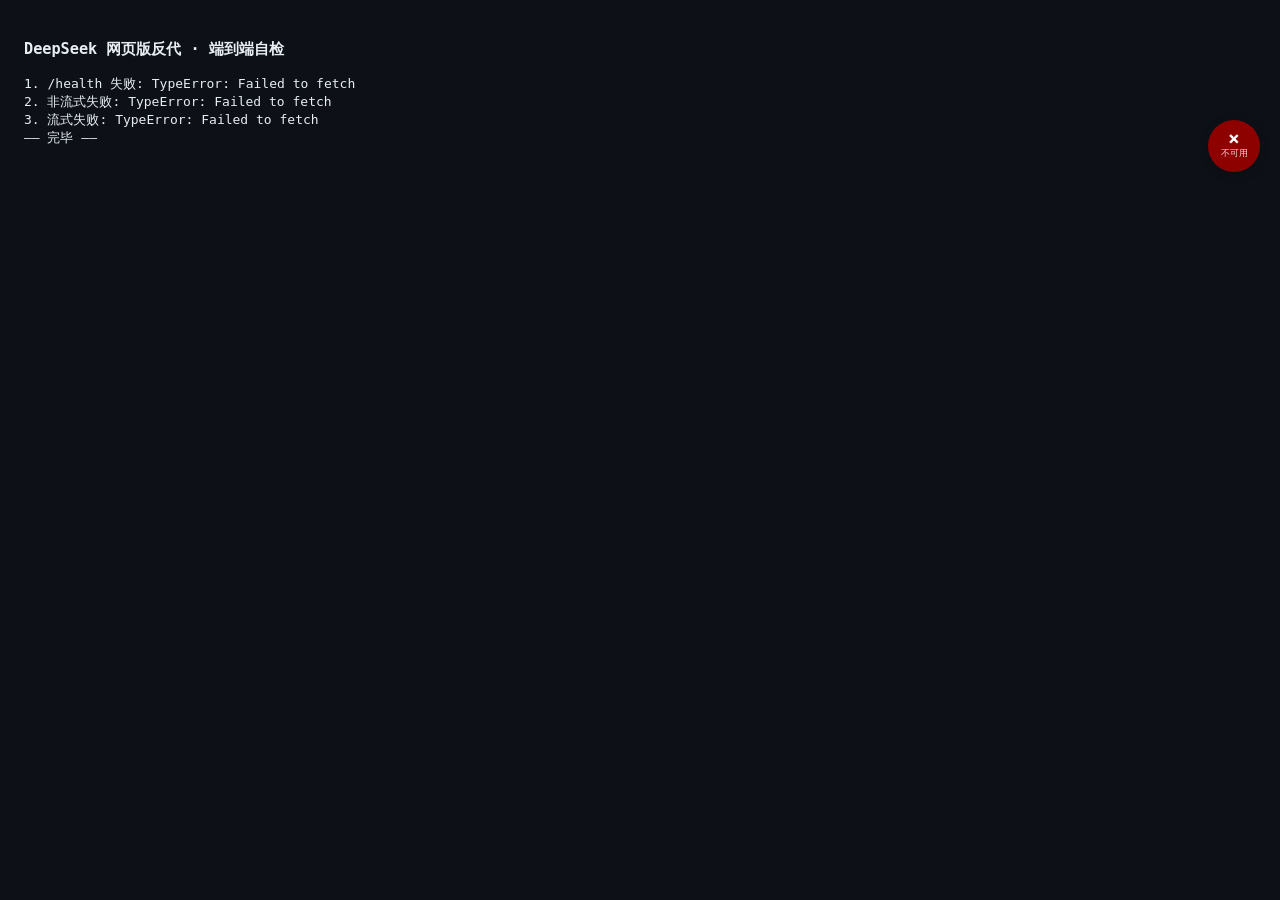
<file: test-dsweb.html>
<!DOCTYPE html>
<html lang="zh-CN">
<head><meta charset="UTF-8"><title>dsweb 通道自检</title></head>
<body style="font-family:monospace;padding:16px;background:#0d1117;color:#e6edf3">
<h3>DeepSeek 网页版反代 · 端到端自检</h3>
<pre id="log">运行中…</pre>
<script>
const BASE='https://ai.yongjiu.ccwu.cc/dsweb';
const L=[];
function log(s){L.push(s);document.getElementById('log').textContent=L.join('\n');}
(async()=>{
  try{
    let r=await fetch(BASE+'/health');
    log('1. /health → '+r.status+' '+JSON.stringify(await r.json()));
  }catch(e){log('1. /health 失败: '+e);}
  try{
    let r=await fetch(BASE+'/v1/chat/completions',{method:'POST',headers:{'Content-Type':'application/json'},
      body:JSON.stringify({model:'deepseek-chat',stream:false,messages:[{role:'user',content:'只回答两个字：成功'}]})});
    const j=await r.json();
    log('2. 非流式对话 → HTTP '+r.status+' 内容: '+(j.choices?JSON.stringify(j.choices[0].message.content):JSON.stringify(j).slice(0,300)));
  }catch(e){log('2. 非流式失败: '+e);}
  try{
    let r=await fetch(BASE+'/v1/chat/completions',{method:'POST',headers:{'Content-Type':'application/json'},
      body:JSON.stringify({model:'deepseek-chat',stream:true,messages:[{role:'user',content:'从1数到5'}]})});
    const t=await r.text();
    let acc='';
    for(const blk of t.split('\n\n')){
      const m=blk.match(/^data: (.*)$/m); if(!m||m[1]==='[DONE]')continue;
      try{const o=JSON.parse(m[1]);const d=o.choices&&o.choices[0]&&o.choices[0].delta;if(d&&d.content)acc+=d.content;}catch(e){}
    }
    log('3. 流式对话 → HTTP '+r.status+' 拼出的正文: '+JSON.stringify(acc));
  }catch(e){log('3. 流式失败: '+e);}
  log('—— 完毕 ——');
})();
</script>
<script type="text/javascript" src="cf-bubble.js"></script>
</body>
</html>
</file>
